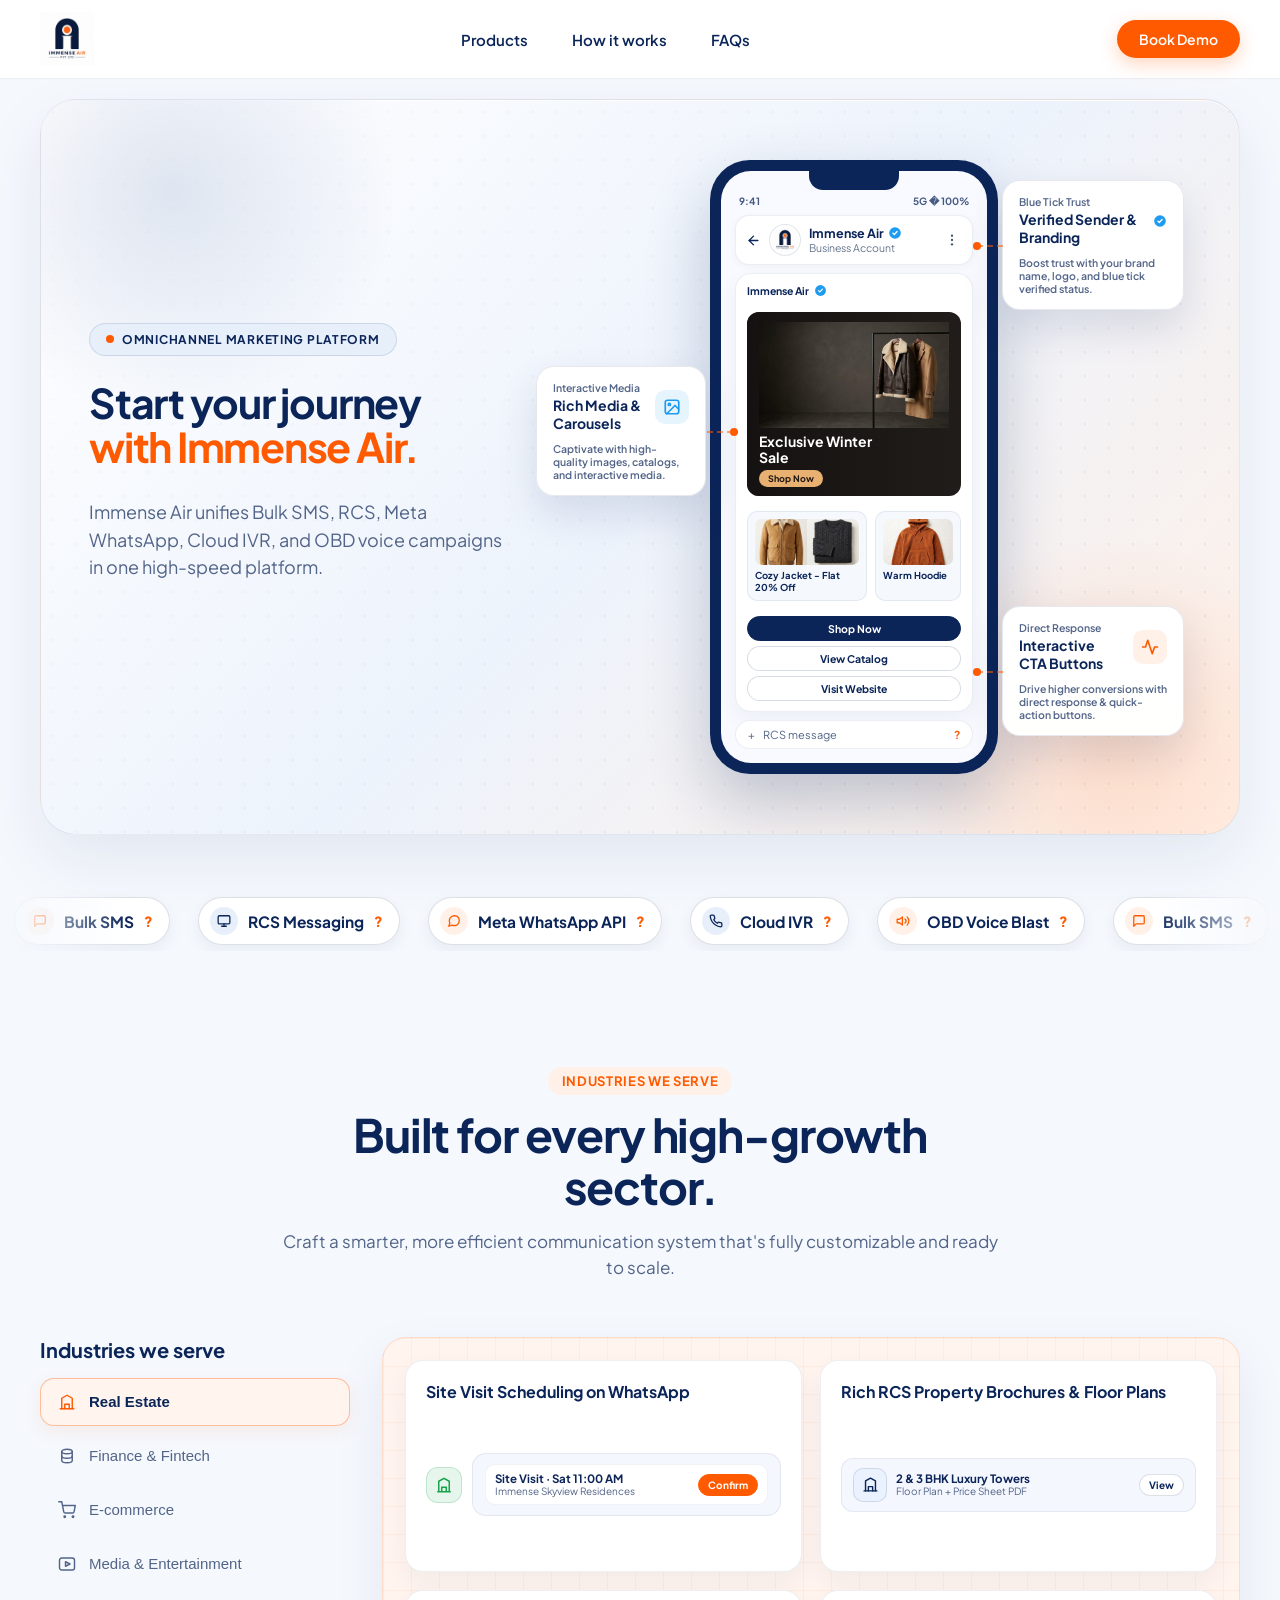
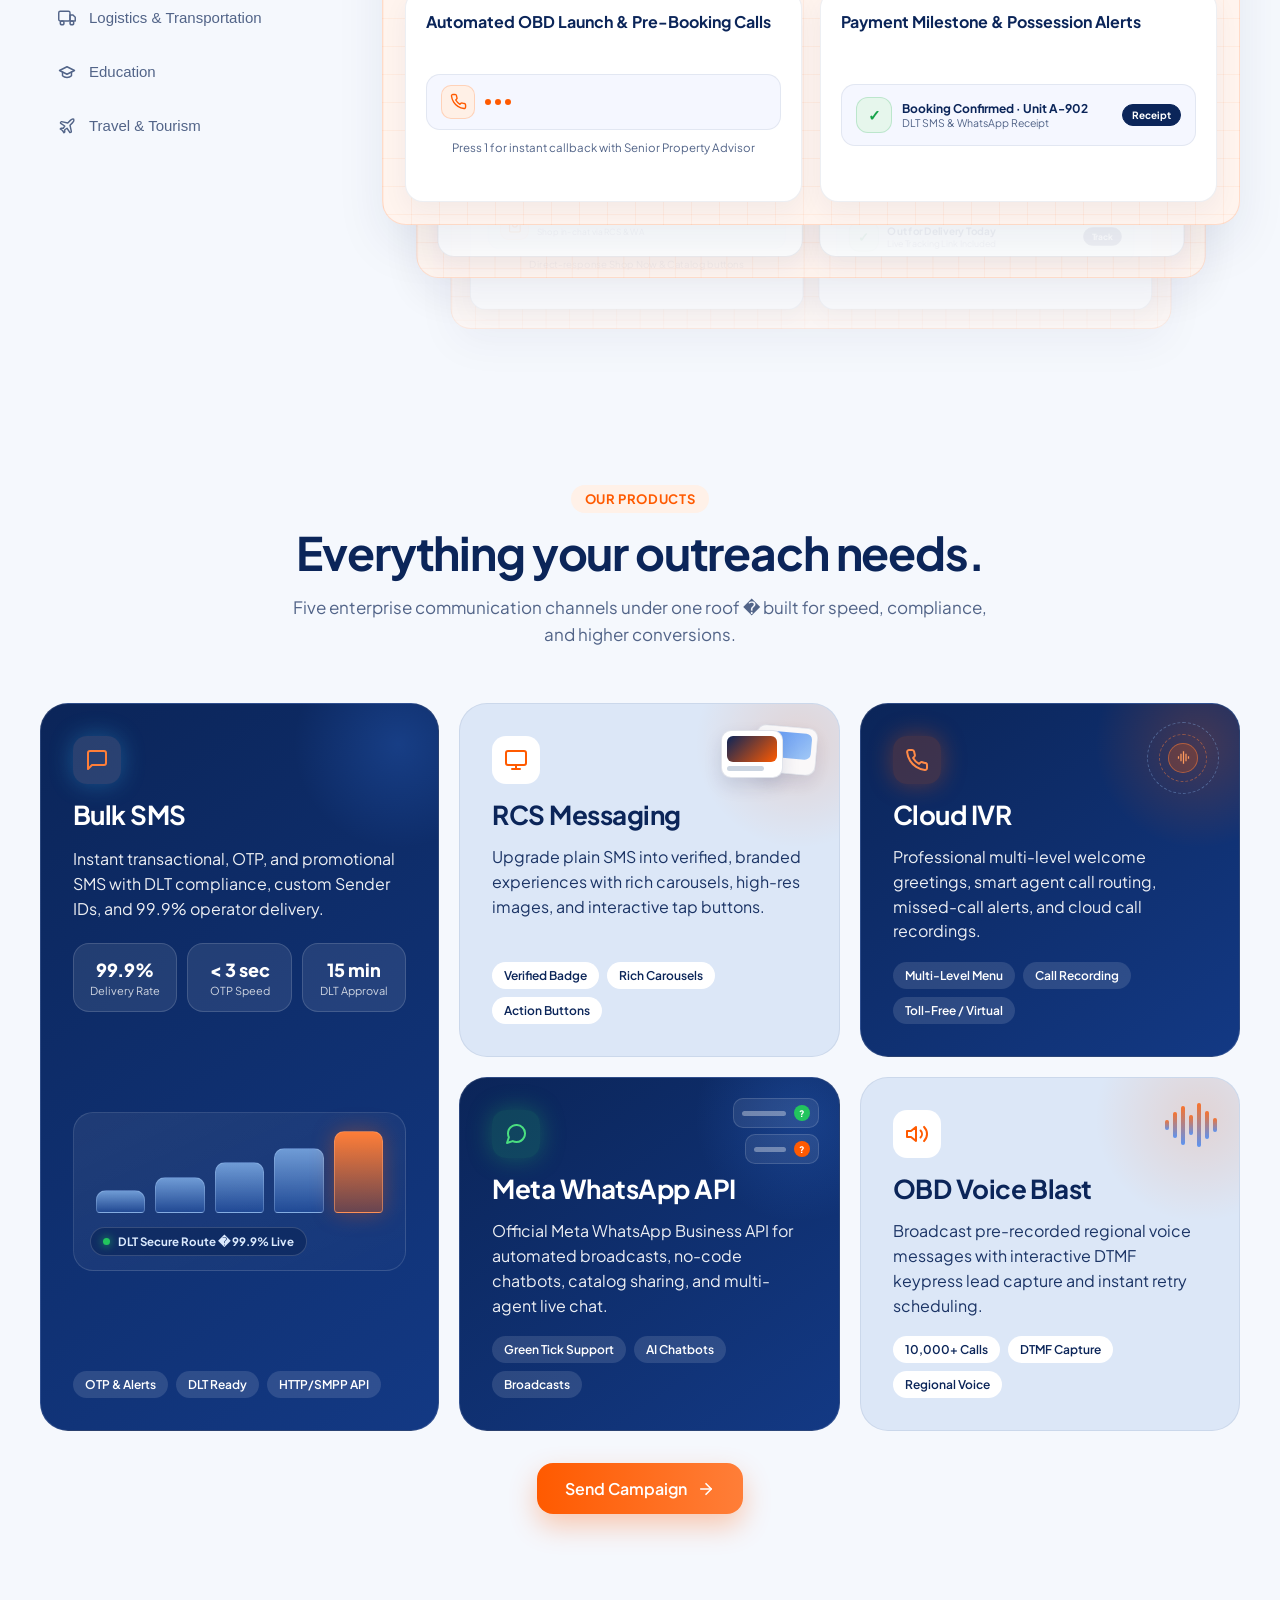
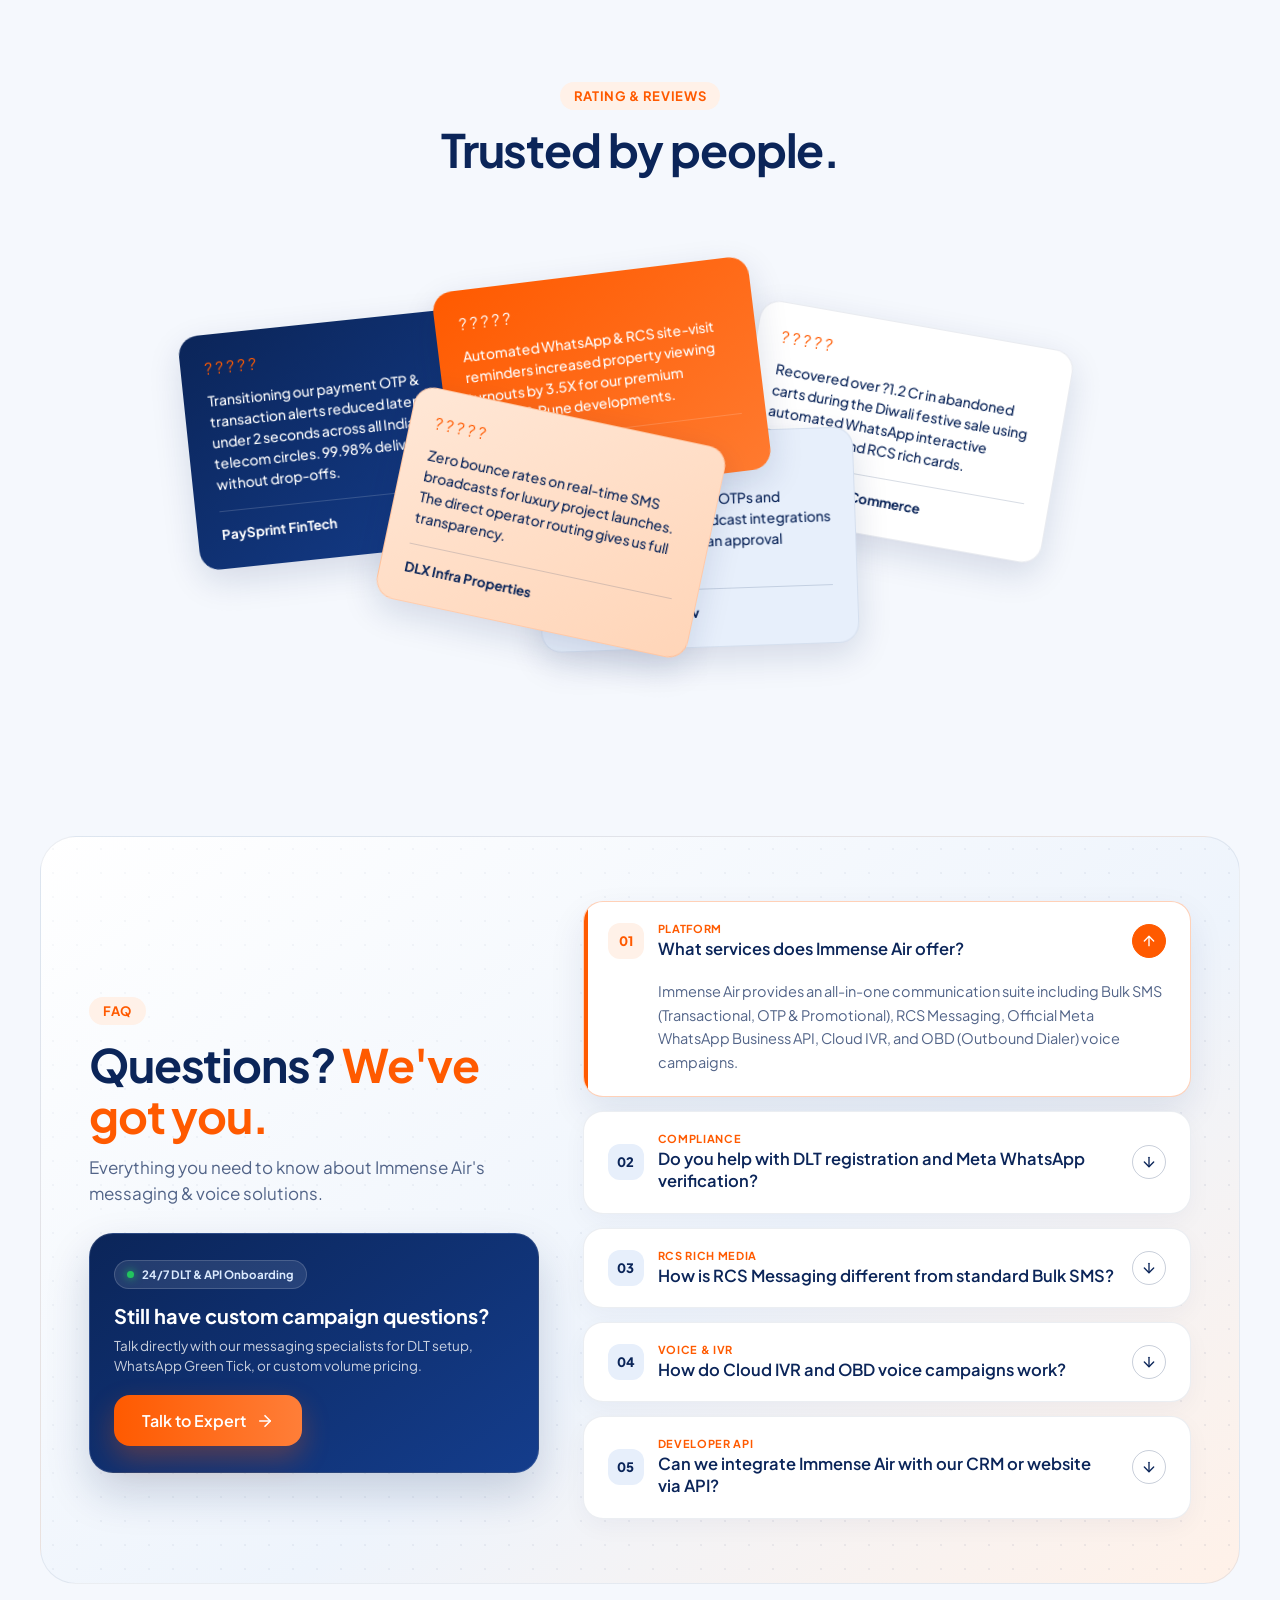
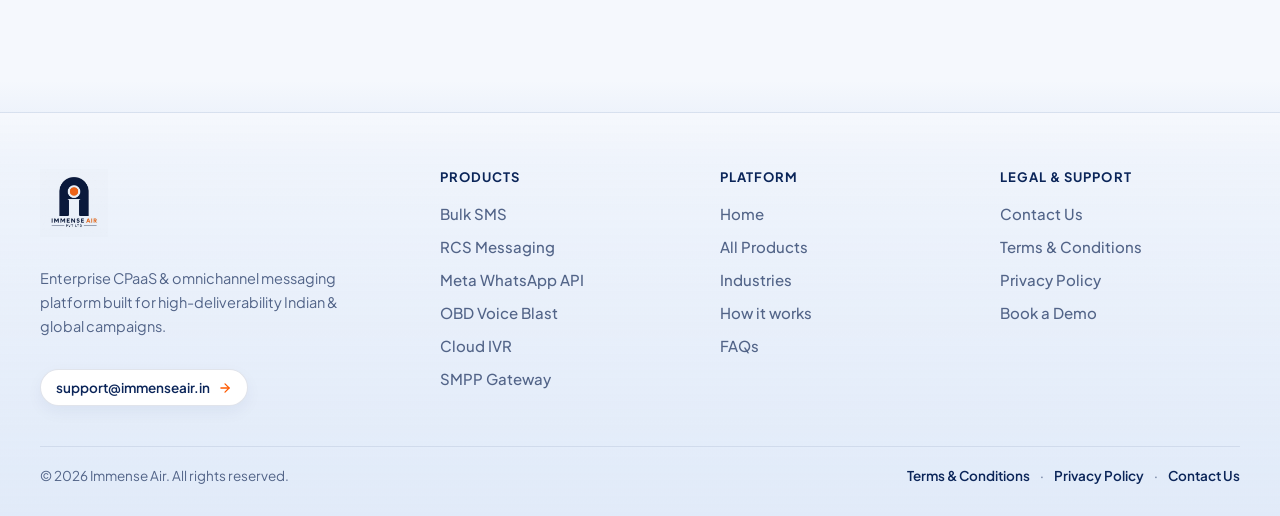
<file: index.html>
<!DOCTYPE html>
<html lang="en">
<head>
  <meta charset="UTF-8" />
  <meta name="viewport" content="width=device-width, initial-scale=1.0" />
  <title>Immense Air � Bulk SMS, RCS, Meta WhatsApp, IVR &amp; OBD Platform</title>
  <meta name="description" content="Immense Air powers enterprise Bulk SMS, RCS Messaging, Meta WhatsApp Business API, Cloud IVR, and OBD campaigns." />
  <link rel="icon" href="./assets/immense-air-logo.jpg" />
  <link rel="preconnect" href="https://fonts.googleapis.com" />
  <link rel="preconnect" href="https://fonts.gstatic.com" crossorigin />
  <link href="https://fonts.googleapis.com/css2?family=Google+Sans:ital,opsz,wght@0,17..18,400..700;1,17..18,400..700&family=Plus+Jakarta+Sans:wght@400;500;600;700;800&display=swap" rel="stylesheet" />
  <link rel="stylesheet" href="./styles.css" />
</head>
<body>
  <!-- Top Navigation -->
  <header class="site-header" id="siteHeader">
    <div class="header-inner">
      <a href="#top" class="brand-logo" aria-label="Immense Air Home">
        <img src="./assets/immense-air-logo.jpg" alt="Immense Air Logo" class="brand-logo-img" />
      </a>

      <nav class="desktop-nav" aria-label="Main Navigation">
        <a href="#products" class="nav-link">Products</a>
        <a href="#how-it-works" class="nav-link">How it works</a>
        <a href="#faqs" class="nav-link">FAQs</a>
      </nav>

      <div class="header-actions">
        <a href="#contact" class="nav-cta">Book Demo</a>
        <button class="hamburger-btn" id="hamburgerBtn" aria-label="Toggle Menu" aria-expanded="false">
          <svg width="24" height="24" viewBox="0 0 24 24" fill="none" stroke="currentColor" stroke-width="2" stroke-linecap="round">
            <circle cx="4" cy="6" r="1.2" fill="currentColor" stroke="none" />
            <line x1="8" y1="6" x2="21" y2="6" />
            <circle cx="4" cy="12" r="1.2" fill="currentColor" stroke="none" />
            <line x1="8" y1="12" x2="21" y2="12" />
            <circle cx="4" cy="18" r="1.2" fill="currentColor" stroke="none" />
            <line x1="8" y1="18" x2="21" y2="18" />
          </svg>
        </button>
      </div>
    </div>

    <!-- Mobile Dropdown Menu -->
    <div class="mobile-menu" id="mobileMenu" aria-hidden="true">
      <a href="#products" class="mobile-nav-link">Products</a>
      <a href="#how-it-works" class="mobile-nav-link">How it works</a>
      <a href="#faqs" class="mobile-nav-link">FAQs</a>
      <a href="#contact" class="mobile-nav-cta">Book Demo</a>
    </div>
  </header>

  <main id="top">
    <!-- Hero Section -->
    <section class="hero-section">
      <div class="container">
        <div class="hero-card" id="heroCard">
          <div class="hero-grid-pattern" aria-hidden="true"></div>
          <div class="hero-glow hero-glow--blue" aria-hidden="true"></div>
          <div class="hero-glow hero-glow--orange" aria-hidden="true"></div>

          <div class="hero-grid">
            <div class="hero-content">
              <div class="hero-badge">
                <span class="badge-dot" aria-hidden="true"></span>
                <span>OMNICHANNEL MARKETING PLATFORM</span>
              </div>

              <h1 class="hero-title" id="heroRotatingTitle">
                <span class="title-primary">Start your journey</span>
                <span class="title-accent">with Immense Air.</span>
              </h1>

              <p class="hero-subtitle">
                Immense Air unifies Bulk SMS, RCS, Meta WhatsApp, Cloud IVR, and OBD voice campaigns in one high-speed platform.
              </p>
            </div>

            <!-- Interactive Live Channel Preview Phone with Pop-Out Cards -->
            <div class="hero-visual">
              <div class="phone-channel-bar" role="tablist" aria-label="Channel Preview">
                <button type="button" class="phone-tab active" data-channel="rcs" role="tab" aria-selected="true">RCS</button>
                <button type="button" class="phone-tab" data-channel="whatsapp" role="tab" aria-selected="false">WhatsApp</button>
                <button type="button" class="phone-tab" data-channel="sms" role="tab" aria-selected="false">Bulk SMS</button>
                <button type="button" class="phone-tab" data-channel="voice" role="tab" aria-selected="false">OBD &amp; IVR</button>
              </div>
              <div class="phone-stage">
                <div class="popout-stack popout-stack--left" id="popoutLeft" data-channel="rcs">
                  <div class="popout-card">
                    <div class="popout-connector"></div>
                    <div class="popout-card-row">
                      <div>
                        <div class="popout-kicker">Interactive Media</div>
                        <div class="popout-title">Rich Media &amp; Carousels</div>
                      </div>
                      <span class="popout-icon-circle popout-icon-circle--blue">
                        <svg viewBox="0 0 24 24" fill="none" stroke="currentColor" stroke-width="2.2" stroke-linecap="round" stroke-linejoin="round"><rect x="3" y="3" width="18" height="18" rx="3"/><circle cx="8.5" cy="8.5" r="1.5"/><path d="m21 15-5-5L5 21"/></svg>
                      </span>
                    </div>
                    <div class="popout-kicker" style="margin-bottom:0">Captivate with high-quality images, catalogs, and interactive media.</div>
                  </div>
                </div>
                <div class="phone-mockup">
                  <div class="phone-notch"></div>
                  <div class="phone-screen">
                    <div class="phone-statusbar">
                      <span>9:41</span>
                      <span class="statusbar-icons">5G � 100%</span>
                    </div>

                    <!-- Verified Brand Header inside Phone -->
                    <div class="phone-chat-header" id="phoneChatHeader">
                      <div class="chat-brand-left">
                        <span class="chat-back" aria-hidden="true">
                          <svg viewBox="0 0 24 24" fill="none" stroke="currentColor" stroke-width="2.2" stroke-linecap="round" stroke-linejoin="round">
                            <line x1="19" y1="12" x2="5" y2="12" />
                            <polyline points="12 19 5 12 12 5" />
                          </svg>
                        </span>
                        <div class="chat-avatar">
                          <img src="./assets/immense-air-logo.jpg" alt="Immense Air" class="chat-avatar-img" />
                        </div>
                        <div class="chat-brand-meta">
                          <div class="chat-brand-name">
                            <span>Immense Air</span>
                            <svg class="blue-tick-svg" viewBox="0 0 24 24" aria-label="Verified">
                              <circle cx="12" cy="12" r="10" fill="#1D9BF0" />
                              <path d="M8.5 12.3l2.3 2.3 4.8-5.1" fill="none" stroke="#fff" stroke-width="2.2" stroke-linecap="round" stroke-linejoin="round" />
                            </svg>
                          </div>
                          <div class="chat-brand-sub">Business Account</div>
                        </div>
                      </div>
                      <span class="chat-more-dots" aria-hidden="true">
                        <svg viewBox="0 0 24 24" fill="currentColor">
                          <circle cx="12" cy="5.5" r="1.75" />
                          <circle cx="12" cy="12" r="1.75" />
                          <circle cx="12" cy="18.5" r="1.75" />
                        </svg>
                      </span>
                    </div>

                    <div class="phone-preview-body" id="phonePreviewBody">
                      <div class="preview-card">
                        <div class="rcs-mini-sender">
                          <span>Immense Air</span>
                          <svg class="blue-tick-svg" viewBox="0 0 24 24" aria-hidden="true">
                            <circle cx="12" cy="12" r="10" fill="#1D9BF0" />
                            <path d="M8.5 12.3l2.3 2.3 4.8-5.1" fill="none" stroke="#fff" stroke-width="2.2" stroke-linecap="round" stroke-linejoin="round" />
                          </svg>
                        </div>
                        <div class="preview-banner preview-banner--photo">
                          <img src="./assets/rcs-winter-banner.jpg" alt="Exclusive Winter Sale" class="preview-banner-img" />
                          <div class="banner-headline banner-headline--lg">Exclusive Winter Sale</div>
                          <span class="banner-shop-pill">Shop Now</span>
                        </div>
                        <div class="rcs-carousel">
                          <div class="rcs-prod-card">
                            <div class="rcs-prod-thumb">
                              <img src="./assets/rcs-cozy-jacket.jpg" alt="Cozy Jacket" />
                            </div>
                            <div class="rcs-prod-title">Cozy Jacket - Flat 20% Off</div>
                          </div>
                          <div class="rcs-prod-card">
                            <div class="rcs-prod-thumb">
                              <img src="./assets/rcs-warm-hoodie.jpg" alt="Warm Hoodie" />
                            </div>
                            <div class="rcs-prod-title">Warm Hoodie</div>
                          </div>
                        </div>
                        <div class="rcs-cta-stack">
                          <span class="rcs-cta-pill rcs-cta-pill--primary">Shop Now</span>
                          <span class="rcs-cta-pill">View Catalog</span>
                          <span class="rcs-cta-pill">Visit Website</span>
                        </div>
                      </div>
                    </div>

                    <div class="phone-input-bar" aria-hidden="true">
                      <span>+</span>
                      <span class="input-placeholder">RCS message</span>
                      <span class="input-send">?</span>
                    </div>
                  </div>
                </div>

                <!-- Pop-out Cards OUTSIDE the Phone (Right Column: Top & Bottom) -->
                <div class="popout-stack popout-stack--right" id="popoutStack" data-channel="rcs">
                  <div class="popout-card">
                    <div class="popout-connector"></div>
                    <div class="popout-card-row">
                      <div>
                        <div class="popout-kicker">Blue Tick Trust</div>
                        <div class="popout-title">Verified Sender &amp; Branding</div>
                      </div>
                      <svg class="blue-tick-svg" viewBox="0 0 24 24" aria-hidden="true">
                        <circle cx="12" cy="12" r="10" fill="#1D9BF0" />
                        <path d="M8.5 12.3l2.3 2.3 4.8-5.1" fill="none" stroke="#fff" stroke-width="2.3" stroke-linecap="round" stroke-linejoin="round" />
                      </svg>
                    </div>
                    <div class="popout-kicker" style="margin-bottom:0">Boost trust with your brand name, logo, and blue tick verified status.</div>
                  </div>

                  <div class="popout-card">
                    <div class="popout-connector"></div>
                    <div class="popout-card-row">
                      <div>
                        <div class="popout-kicker">Direct Response</div>
                        <div class="popout-title">Interactive CTA Buttons</div>
                      </div>
                      <span class="popout-icon-circle popout-icon-circle--orange">
                        <svg viewBox="0 0 24 24" fill="none" stroke="currentColor" stroke-width="2.2" stroke-linecap="round" stroke-linejoin="round"><polyline points="22 12 18 12 15 21 9 3 6 12 2 12"/></svg>
                      </span>
                    </div>
                    <div class="popout-kicker" style="margin-bottom:0">Drive higher conversions with direct response &amp; quick-action buttons.</div>
                  </div>
                </div>
              </div>
            </div>
          </div>
        </div>
      </div>
    </section>

    <!-- Channel Ticker Section -->
    <section class="ticker-section">
      <div class="ticker-wrapper">
        <div class="ticker-track">
          <div class="ticker-group">
            <div class="ticker-item">
              <a href="./sms.html" class="ticker-logo ticker-link">
                <span class="ticker-icon ticker-icon--orange" aria-hidden="true">
                  <svg viewBox="0 0 24 24" fill="none" stroke="currentColor" stroke-width="2.2" stroke-linecap="round" stroke-linejoin="round"><path d="M21 15a2 2 0 0 1-2 2H7l-4 4V5a2 2 0 0 1 2-2h14a2 2 0 0 1 2 2z"/></svg>
                </span>
                <span>Bulk SMS</span>
                <span class="ticker-arrow" aria-hidden="true">?</span>
              </a>
            </div>
            <div class="ticker-item">
              <a href="./rcs.html" class="ticker-logo ticker-link">
                <span class="ticker-icon ticker-icon--blue" aria-hidden="true">
                  <svg viewBox="0 0 24 24" fill="none" stroke="currentColor" stroke-width="2.2" stroke-linecap="round" stroke-linejoin="round"><rect x="2" y="3" width="20" height="14" rx="2"/><line x1="8" y1="21" x2="16" y2="21"/><line x1="12" y1="17" x2="12" y2="21"/></svg>
                </span>
                <span>RCS Messaging</span>
                <span class="ticker-arrow" aria-hidden="true">?</span>
              </a>
            </div>
            <div class="ticker-item">
              <a href="./whatsapp.html" class="ticker-logo ticker-link">
                <span class="ticker-icon ticker-icon--orange" aria-hidden="true">
                  <svg viewBox="0 0 24 24" fill="none" stroke="currentColor" stroke-width="2.2" stroke-linecap="round" stroke-linejoin="round"><path d="M21 11.5a8.38 8.38 0 0 1-.9 3.8 8.5 8.5 0 0 1-7.6 4.7 8.38 8.38 0 0 1-3.8-.9L3 21l1.9-5.7a8.38 8.38 0 0 1-.9-3.8 8.5 8.5 0 0 1 4.7-7.6 8.38 8.38 0 0 1 3.8-.9h.5a8.48 8.48 0 0 1 8 8v.5z"/></svg>
                </span>
                <span>Meta WhatsApp API</span>
                <span class="ticker-arrow" aria-hidden="true">?</span>
              </a>
            </div>
            <div class="ticker-item">
              <a href="./products.html?channel=ivr" class="ticker-logo ticker-link">
                <span class="ticker-icon ticker-icon--blue" aria-hidden="true">
                  <svg viewBox="0 0 24 24" fill="none" stroke="currentColor" stroke-width="2.2" stroke-linecap="round" stroke-linejoin="round"><path d="M22 16.92v3a2 2 0 0 1-2.18 2 19.79 19.79 0 0 1-8.63-3.07 19.5 19.5 0 0 1-6-6 19.79 19.79 0 0 1-3.07-8.67A2 2 0 0 1 4.11 2h3a2 2 0 0 1 2 1.72 12.84 12.84 0 0 0 .7 2.81 2 2 0 0 1-.45 2.11L8.09 9.91a16 16 0 0 0 6 6l1.27-1.27a2 2 0 0 1 2.11-.45 12.84 12.84 0 0 0 2.81.7A2 2 0 0 1 22 16.92z"/></svg>
                </span>
                <span>Cloud IVR</span>
                <span class="ticker-arrow" aria-hidden="true">?</span>
              </a>
            </div>
            <div class="ticker-item">
              <a href="./products.html?channel=obd" class="ticker-logo ticker-link">
                <span class="ticker-icon ticker-icon--orange" aria-hidden="true">
                  <svg viewBox="0 0 24 24" fill="none" stroke="currentColor" stroke-width="2.2" stroke-linecap="round" stroke-linejoin="round"><polygon points="11 5 6 9 2 9 2 15 6 15 11 19 11 5"/><path d="M15.54 8.46a5 5 0 0 1 0 7.07"/><path d="M19.07 4.93a10 10 0 0 1 0 14.14"/></svg>
                </span>
                <span>OBD Voice Blast</span>
                <span class="ticker-arrow" aria-hidden="true">?</span>
              </a>
            </div>
          </div>
          <!-- Duplicate for seamless loop -->
          <div class="ticker-group" aria-hidden="true">
            <div class="ticker-item">
              <a href="./sms.html" class="ticker-logo ticker-link" tabindex="-1">
                <span class="ticker-icon ticker-icon--orange" aria-hidden="true">
                  <svg viewBox="0 0 24 24" fill="none" stroke="currentColor" stroke-width="2.2" stroke-linecap="round" stroke-linejoin="round"><path d="M21 15a2 2 0 0 1-2 2H7l-4 4V5a2 2 0 0 1 2-2h14a2 2 0 0 1 2 2z"/></svg>
                </span>
                <span>Bulk SMS</span>
                <span class="ticker-arrow" aria-hidden="true">?</span>
              </a>
            </div>
            <div class="ticker-item">
              <a href="./rcs.html" class="ticker-logo ticker-link" tabindex="-1">
                <span class="ticker-icon ticker-icon--blue" aria-hidden="true">
                  <svg viewBox="0 0 24 24" fill="none" stroke="currentColor" stroke-width="2.2" stroke-linecap="round" stroke-linejoin="round"><rect x="2" y="3" width="20" height="14" rx="2"/><line x1="8" y1="21" x2="16" y2="21"/><line x1="12" y1="17" x2="12" y2="21"/></svg>
                </span>
                <span>RCS Messaging</span>
                <span class="ticker-arrow" aria-hidden="true">?</span>
              </a>
            </div>
            <div class="ticker-item">
              <a href="./whatsapp.html" class="ticker-logo ticker-link" tabindex="-1">
                <span class="ticker-icon ticker-icon--orange" aria-hidden="true">
                  <svg viewBox="0 0 24 24" fill="none" stroke="currentColor" stroke-width="2.2" stroke-linecap="round" stroke-linejoin="round"><path d="M21 11.5a8.38 8.38 0 0 1-.9 3.8 8.5 8.5 0 0 1-7.6 4.7 8.38 8.38 0 0 1-3.8-.9L3 21l1.9-5.7a8.38 8.38 0 0 1-.9-3.8 8.5 8.5 0 0 1 4.7-7.6 8.38 8.38 0 0 1 3.8-.9h.5a8.48 8.48 0 0 1 8 8v.5z"/></svg>
                </span>
                <span>Meta WhatsApp API</span>
                <span class="ticker-arrow" aria-hidden="true">?</span>
              </a>
            </div>
            <div class="ticker-item">
              <a href="./products.html?channel=ivr" class="ticker-logo ticker-link" tabindex="-1">
                <span class="ticker-icon ticker-icon--blue" aria-hidden="true">
                  <svg viewBox="0 0 24 24" fill="none" stroke="currentColor" stroke-width="2.2" stroke-linecap="round" stroke-linejoin="round"><path d="M22 16.92v3a2 2 0 0 1-2.18 2 19.79 19.79 0 0 1-8.63-3.07 19.5 19.5 0 0 1-6-6 19.79 19.79 0 0 1-3.07-8.67A2 2 0 0 1 4.11 2h3a2 2 0 0 1 2 1.72 12.84 12.84 0 0 0 .7 2.81 2 2 0 0 1-.45 2.11L8.09 9.91a16 16 0 0 0 6 6l1.27-1.27a2 2 0 0 1 2.11-.45 12.84 12.84 0 0 0 2.81.7A2 2 0 0 1 22 16.92z"/></svg>
                </span>
                <span>Cloud IVR</span>
                <span class="ticker-arrow" aria-hidden="true">?</span>
              </a>
            </div>
            <div class="ticker-item">
              <a href="./products.html?channel=obd" class="ticker-logo ticker-link" tabindex="-1">
                <span class="ticker-icon ticker-icon--orange" aria-hidden="true">
                  <svg viewBox="0 0 24 24" fill="none" stroke="currentColor" stroke-width="2.2" stroke-linecap="round" stroke-linejoin="round"><polygon points="11 5 6 9 2 9 2 15 6 15 11 19 11 5"/><path d="M15.54 8.46a5 5 0 0 1 0 7.07"/><path d="M19.07 4.93a10 10 0 0 1 0 14.14"/></svg>
                </span>
                <span>OBD Voice Blast</span>
                <span class="ticker-arrow" aria-hidden="true">?</span>
              </a>
            </div>
          </div>
        </div>
      </div>
    </section>

    <!-- How It Works Section -->
    <section class="industries-section" id="how-it-works">
      <div class="container">
        <div class="section-header-center">
          <div class="section-tag">Industries we serve</div>
          <h2 class="section-title">Built for every high-growth sector.</h2>
          <p class="section-subtitle">
            Craft a smarter, more efficient communication system that&#39;s fully customizable and ready to scale.
          </p>
        </div>

        <div class="industries-grid">
          <aside class="industries-sidebar">
            <h3 class="industries-sidebar-title">Industries we serve</h3>
            <div class="industries-mobile-select-wrap">
              <div class="ind-dropdown" id="industriesMobileDropdown">
                <button type="button" class="ind-dropdown-trigger" id="indDropdownTrigger" aria-expanded="false" aria-haspopup="listbox">
                  <span class="ind-dropdown-left">
                    <span class="industry-icon" id="indTriggerIcon">
                      <svg viewBox="0 0 24 24" fill="none" stroke="currentColor" stroke-width="1.9" stroke-linecap="round" stroke-linejoin="round"><ellipse cx="12" cy="6" rx="7" ry="3"/><path d="M5 6v6c0 1.66 3.13 3 7 3s7-1.34 7-3V6"/><path d="M5 12v6c0 1.66 3.13 3 7 3s7-1.34 7-3v-6"/></svg>
                    </span>
                    <span id="indTriggerLabel">Real Estate</span>
                  </span>
                  <svg class="ind-dropdown-chevron" viewBox="0 0 24 24" fill="none" stroke="currentColor" stroke-width="2.2" stroke-linecap="round" stroke-linejoin="round"><polyline points="6 9 12 15 18 9"/></svg>
                </button>
                <div class="ind-dropdown-menu" id="indDropdownMenu" role="listbox"></div>
              </div>
            </div>
            <div class="industries-tabs" role="tablist" aria-label="Industries we serve">
              <button type="button" class="industry-tab active" data-industry="realestate" role="tab" aria-selected="true">
                <span class="industry-icon"><svg viewBox="0 0 24 24" fill="none" stroke="currentColor" stroke-width="1.9" stroke-linecap="round" stroke-linejoin="round"><path d="M3 21h18"/><path d="M5 21V7l7-4 7 4v14"/><path d="M9 21v-6h6v6"/></svg></span>
                <span>Real Estate</span>
              </button>
              <button type="button" class="industry-tab" data-industry="banking" role="tab" aria-selected="false">
                <span class="industry-icon"><svg viewBox="0 0 24 24" fill="none" stroke="currentColor" stroke-width="1.9" stroke-linecap="round" stroke-linejoin="round"><ellipse cx="12" cy="6" rx="7" ry="3"/><path d="M5 6v6c0 1.66 3.13 3 7 3s7-1.34 7-3V6"/><path d="M5 12v6c0 1.66 3.13 3 7 3s7-1.34 7-3v-6"/></svg></span>
                <span>Finance &amp; Fintech</span>
              </button>
              <button type="button" class="industry-tab" data-industry="ecommerce" role="tab" aria-selected="false">
                <span class="industry-icon"><svg viewBox="0 0 24 24" fill="none" stroke="currentColor" stroke-width="1.9" stroke-linecap="round" stroke-linejoin="round"><circle cx="9" cy="21" r="1"/><circle cx="20" cy="21" r="1"/><path d="M1 1h4l2.68 13.39a2 2 0 0 0 2 1.61h9.72a2 2 0 0 0 2-1.61L23 6H6"/></svg></span>
                <span>E-commerce</span>
              </button>
              <button type="button" class="industry-tab" data-industry="media" role="tab" aria-selected="false">
                <span class="industry-icon"><svg viewBox="0 0 24 24" fill="none" stroke="currentColor" stroke-width="1.9" stroke-linecap="round" stroke-linejoin="round"><rect x="2" y="4" width="20" height="16" rx="3"/><polygon points="10 9 16 12 10 15 10 9"/></svg></span>
                <span>Media &amp; Entertainment</span>
              </button>
              <button type="button" class="industry-tab" data-industry="logistics" role="tab" aria-selected="false">
                <span class="industry-icon"><svg viewBox="0 0 24 24" fill="none" stroke="currentColor" stroke-width="1.9" stroke-linecap="round" stroke-linejoin="round"><rect x="1" y="3" width="15" height="13" rx="2"/><polygon points="16 8 20 8 23 11 23 16 16 16 16 8"/><circle cx="5.5" cy="18.5" r="2.5"/><circle cx="18.5" cy="18.5" r="2.5"/></svg></span>
                <span>Logistics &amp; Transportation</span>
              </button>
              <button type="button" class="industry-tab" data-industry="education" role="tab" aria-selected="false">
                <span class="industry-icon"><svg viewBox="0 0 24 24" fill="none" stroke="currentColor" stroke-width="1.9" stroke-linecap="round" stroke-linejoin="round"><path d="M22 10L12 5 2 10l10 5 10-5z"/><path d="M6 12v5c3 3 9 3 12 0v-5"/></svg></span>
                <span>Education</span>
              </button>
              <button type="button" class="industry-tab" data-industry="travel" role="tab" aria-selected="false">
                <span class="industry-icon"><svg viewBox="0 0 24 24" fill="none" stroke="currentColor" stroke-width="1.9" stroke-linecap="round" stroke-linejoin="round"><path d="M17.8 19.2L16 11l3.5-3.5C21 6 21.5 4 21 3c-1-.5-3 0-4.5 1.5L13 8 4.8 6.2c-.5-.1-.9.1-1.1.5l-.3.5c-.2.5-.1 1 .3 1.3L9 12l-2 3H4l-1 1 3 2 2 3 1-1v-3l3-2 3.5 5.3c.3.4.8.5 1.3.3l.5-.2c.4-.3.6-.7.5-1.2z"/></svg></span>
                <span>Travel &amp; Tourism</span>
              </button>
            </div>
          </aside>

          <div class="industries-stage" id="industriesStage" aria-live="polite">
            <div class="industries-cards-grid" id="industriesCardsGrid"></div>
          </div>
        </div>
      </div>
    </section>

    <!-- Products / Features Section -->
    <section class="features-section" id="products">
      <div class="container">
        <div class="section-header-center">
          <div class="section-tag">Our Products</div>
          <h2 class="section-title">Everything your outreach needs.</h2>
          <p class="section-subtitle">
            Five enterprise communication channels under one roof � built for speed, compliance, and higher conversions.
          </p>
        </div>

        <div class="features-grid">
          <!-- Product 1: Bulk SMS (Tall Left Bento Card) -->
          <a href="./sms.html" class="feature-card feature-card--dark feature-card--sms">
            <div>
              <div class="feature-top">
                <div class="feature-icon feature-icon--glow-blue">
                  <svg viewBox="0 0 24 24" fill="none" stroke="currentColor" stroke-width="2" stroke-linecap="round" stroke-linejoin="round">
                    <path d="M21 15a2 2 0 0 1-2 2H7l-4 4V5a2 2 0 0 1 2-2h14a2 2 0 0 1 2 2z" />
                  </svg>
                </div>
                <h3>Bulk SMS</h3>
              </div>
              <p class="feature-desc" style="margin-top: 16px;">
                Instant transactional, OTP, and promotional SMS with DLT compliance, custom Sender IDs, and 99.9% operator delivery.
              </p>
              <div class="feature-sms-metrics">
                <div class="sms-metric-box"><strong>99.9%</strong><span>Delivery Rate</span></div>
                <div class="sms-metric-box"><strong>&lt; 3 sec</strong><span>OTP Speed</span></div>
                <div class="sms-metric-box"><strong>15 min</strong><span>DLT Approval</span></div>
              </div>
            </div>

            <div class="bento-sms-visual" aria-hidden="true">
              <div class="bento-bars">
                <span style="height: 28%"></span>
                <span style="height: 44%"></span>
                <span style="height: 62%"></span>
                <span style="height: 80%"></span>
                <span class="is-peak" style="height: 100%"></span>
              </div>
              <div class="bento-secure-chip">
                <span class="bento-secure-dot"></span>
                <span>DLT Secure Route � 99.9% Live</span>
              </div>
            </div>

            <div class="feature-tags">
              <span>OTP &amp; Alerts</span>
              <span>DLT Ready</span>
              <span>HTTP/SMPP API</span>
            </div>
          </a>

          <!-- Product 2: RCS Messaging (Middle Top) -->
          <a href="./rcs.html" class="feature-card feature-card--light feature-card--rcs">
            <div class="bento-rcs-mini" aria-hidden="true">
              <div class="bento-rcs-slide bento-rcs-slide--front">
                <span class="bento-rcs-thumb"></span>
                <span class="bento-rcs-line"></span>
              </div>
              <div class="bento-rcs-slide bento-rcs-slide--back">
                <span class="bento-rcs-thumb bento-rcs-thumb--alt"></span>
              </div>
            </div>
            <div>
              <div class="feature-top">
                <div class="feature-icon">
                  <svg viewBox="0 0 24 24" fill="none" stroke="currentColor" stroke-width="2" stroke-linecap="round" stroke-linejoin="round">
                    <rect x="2" y="3" width="20" height="14" rx="2" ry="2" />
                    <line x1="8" y1="21" x2="16" y2="21" />
                    <line x1="12" y1="17" x2="12" y2="21" />
                  </svg>
                </div>
                <h3>RCS Messaging</h3>
              </div>
              <p class="feature-desc" style="margin-top: 14px;">
                Upgrade plain SMS into verified, branded experiences with rich carousels, high-res images, and interactive tap buttons.
              </p>
            </div>
            <div class="feature-tags feature-tags--light">
              <span>Verified Badge</span>
              <span>Rich Carousels</span>
              <span>Action Buttons</span>
            </div>
          </a>

          <!-- Product 3: Meta WhatsApp API (Middle Bottom) -->
          <a href="./whatsapp.html" class="feature-card feature-card--dark feature-card--wa">
            <div class="bento-wa-bubbles" aria-hidden="true">
              <div class="bento-wa-msg"><span></span><i class="is-green">?</i></div>
              <div class="bento-wa-msg bento-wa-msg--alt"><span></span><i class="is-orange">?</i></div>
            </div>
            <div>
              <div class="feature-top">
                <div class="feature-icon feature-icon--glow-green">
                  <svg viewBox="0 0 24 24" fill="none" stroke="currentColor" stroke-width="2" stroke-linecap="round" stroke-linejoin="round">
                    <path d="M21 11.5a8.38 8.38 0 0 1-.9 3.8 8.5 8.5 0 0 1-7.6 4.7 8.38 8.38 0 0 1-3.8-.9L3 21l1.9-5.7a8.38 8.38 0 0 1-.9-3.8 8.5 8.5 0 0 1 4.7-7.6 8.38 8.38 0 0 1 3.8-.9h.5a8.48 8.48 0 0 1 8 8v.5z" />
                  </svg>
                </div>
                <h3>Meta WhatsApp API</h3>
              </div>
              <p class="feature-desc" style="margin-top: 14px;">
                Official Meta WhatsApp Business API for automated broadcasts, no-code chatbots, catalog sharing, and multi-agent live chat.
              </p>
            </div>
            <div class="feature-tags">
              <span>Green Tick Support</span>
              <span>AI Chatbots</span>
              <span>Broadcasts</span>
            </div>
          </a>

          <!-- Product 4: Cloud IVR (Right Top) -->
          <a href="./products.html?channel=ivr" class="feature-card feature-card--dark feature-card--ivr">
            <div class="bento-ivr-radar" aria-hidden="true">
              <span class="ivr-ring ivr-ring--1"></span>
              <span class="ivr-ring ivr-ring--2"></span>
              <span class="ivr-core">
                <svg viewBox="0 0 24 24" fill="none" stroke="currentColor" stroke-width="2"><path d="M12 2v20M8 6v12M16 6v12M4 10v4M20 10v4"/></svg>
              </span>
            </div>
            <div>
              <div class="feature-top">
                <div class="feature-icon feature-icon--glow-orange">
                  <svg viewBox="0 0 24 24" fill="none" stroke="currentColor" stroke-width="2" stroke-linecap="round" stroke-linejoin="round">
                    <path d="M22 16.92v3a2 2 0 0 1-2.18 2 19.79 19.79 0 0 1-8.63-3.07 19.5 19.5 0 0 1-6-6 19.79 19.79 0 0 1-3.07-8.67A2 2 0 0 1 4.11 2h3a2 2 0 0 1 2 1.72 12.84 12.84 0 0 0 .7 2.81 2 2 0 0 1-.45 2.11L8.09 9.91a16 16 0 0 0 6 6l1.27-1.27a2 2 0 0 1 2.11-.45 12.84 12.84 0 0 0 2.81.7A2 2 0 0 1 22 16.92z" />
                  </svg>
                </div>
                <h3>Cloud IVR</h3>
              </div>
              <p class="feature-desc" style="margin-top: 14px;">
                Professional multi-level welcome greetings, smart agent call routing, missed-call alerts, and cloud call recordings.
              </p>
            </div>
            <div class="feature-tags">
              <span>Multi-Level Menu</span>
              <span>Call Recording</span>
              <span>Toll-Free / Virtual</span>
            </div>
          </a>

          <!-- Product 5: OBD Outbound Dialer (Right Bottom) -->
          <a href="./products.html?channel=obd" class="feature-card feature-card--light feature-card--obd">
            <div class="bento-obd-wave" aria-hidden="true">
              <span style="height: 22%"></span>
              <span style="height: 55%"></span>
              <span style="height: 85%"></span>
              <span style="height: 45%"></span>
              <span style="height: 95%"></span>
              <span style="height: 60%"></span>
              <span style="height: 30%"></span>
            </div>
            <div>
              <div class="feature-top">
                <div class="feature-icon feature-icon--orange">
                  <svg viewBox="0 0 24 24" fill="none" stroke="currentColor" stroke-width="2" stroke-linecap="round" stroke-linejoin="round">
                    <polygon points="11 5 6 9 2 9 2 15 6 15 11 19 11 5" />
                    <path d="M15.54 8.46a5 5 0 0 1 0 7.07" />
                    <path d="M19.07 4.93a10 10 0 0 1 0 14.14" />
                  </svg>
                </div>
                <h3>OBD Voice Blast</h3>
              </div>
              <p class="feature-desc" style="margin-top: 14px;">
                Broadcast pre-recorded regional voice messages with interactive DTMF keypress lead capture and instant retry scheduling.
              </p>
            </div>
            <div class="feature-tags feature-tags--light">
              <span>10,000+ Calls</span>
              <span>DTMF Capture</span>
              <span>Regional Voice</span>
            </div>
          </a>
        </div>

        <div class="features-cta-row">
          <a href="#contact" class="btn-primary-orange">
            <span>Send Campaign</span>
            <svg viewBox="0 0 24 24" fill="none" stroke="currentColor" stroke-width="2.2" stroke-linecap="round" stroke-linejoin="round">
              <line x1="5" y1="12" x2="19" y2="12" />
              <polyline points="12 5 19 12 12 19" />
            </svg>
          </a>
        </div>
      </div>
    </section>

    <!-- Testimonials Section (Connect India Scattered Deck Style) -->
    <section class="testimonials-section" id="testimonials">
      <div class="container">
        <div class="section-header-center">
          <div class="section-tag">Rating &amp; Reviews</div>
          <h2 class="section-title">Trusted by people.</h2>
        </div>

        <div class="reviews-deck" id="reviewsDeck">
          <!-- Card 1: Deep Navy -->
          <article class="review-deck-card review-deck-card--navy" data-pos="1" tabindex="0">
            <div class="review-stars review-stars--orange" aria-label="5 out of 5 stars">?????</div>
            <p class="review-deck-quote">
              Transitioning our payment OTP &amp; transaction alerts reduced latency to under 2 seconds across all Indian telecom circles. 99.98% delivery rate without drop-offs.
            </p>
            <div class="review-deck-divider"></div>
            <div class="review-deck-author">PaySprint FinTech</div>
          </article>

          <!-- Card 2: Vibrant Orange -->
          <article class="review-deck-card review-deck-card--orange" data-pos="2" tabindex="0">
            <div class="review-stars review-stars--white" aria-label="5 out of 5 stars">?????</div>
            <p class="review-deck-quote">
              Automated WhatsApp &amp; RCS site-visit reminders increased property viewing turnouts by 3.5X for our premium Mumbai &amp; Pune developments.
            </p>
            <div class="review-deck-divider"></div>
            <div class="review-deck-author">Aura Realty Group</div>
          </article>

          <!-- Card 3: Pure White -->
          <article class="review-deck-card review-deck-card--white" data-pos="3" tabindex="0">
            <div class="review-stars review-stars--orange" aria-label="5 out of 5 stars">?????</div>
            <p class="review-deck-quote">
              Recovered over ?1.2 Cr in abandoned carts during the Diwali festive sale using automated WhatsApp interactive catalogues and RCS rich cards.
            </p>
            <div class="review-deck-divider"></div>
            <div class="review-deck-author">UrbanTrend E-Commerce</div>
          </article>

          <!-- Card 4: Ice Blue -->
          <article class="review-deck-card review-deck-card--ice" data-pos="4" tabindex="0">
            <div class="review-stars review-stars--orange" aria-label="5 out of 5 stars">?????</div>
            <p class="review-deck-quote">
              Instant KYC verification OTPs and automated voice broadcast integrations cut down our digital loan approval turnaround by 60%.
            </p>
            <div class="review-deck-divider"></div>
            <div class="review-deck-author">BharatCredit Finserv</div>
          </article>

          <!-- Card 5: Zion Soft Peach -->
          <article class="review-deck-card review-deck-card--peach" data-pos="5" tabindex="0">
            <div class="review-stars review-stars--orange" aria-label="5 out of 5 stars">?????</div>
            <p class="review-deck-quote">
              Zero bounce rates on real-time SMS broadcasts for luxury project launches. The direct operator routing gives us full transparency.
            </p>
            <div class="review-deck-divider"></div>
            <div class="review-deck-author">DLX Infra Properties</div>
          </article>
        </div>
      </div>
    </section>

    <!-- FAQ Section (Split-Stage Interactive Q&A Console) -->
    <section class="faq-section" id="faqs">
      <div class="container">
        <div class="faq-card-wrapper">
          <div class="hero-grid-pattern" aria-hidden="true"></div>
          <div class="faq-split-grid">
            <div class="faq-left-col">
              <div class="section-tag">FAQ</div>
              <h2 class="section-title faq-left-title">
                Questions? <span class="title-accent">We&#39;ve got you.</span>
              </h2>
              <p class="section-subtitle faq-left-sub">
                Everything you need to know about Immense Air&#39;s messaging &amp; voice solutions.
              </p>

              <div class="faq-support-card">
                <div class="faq-support-pill">
                  <span class="bento-secure-dot" aria-hidden="true"></span>
                  <span>24/7 DLT &amp; API Onboarding</span>
                </div>
                <h3>Still have custom campaign questions?</h3>
                <p>Talk directly with our messaging specialists for DLT setup, WhatsApp Green Tick, or custom volume pricing.</p>
                <a href="#contact" class="btn-primary-orange">
                  <span>Talk to Expert</span>
                  <svg viewBox="0 0 24 24" fill="none" stroke="currentColor" stroke-width="2.2" stroke-linecap="round" stroke-linejoin="round">
                    <line x1="5" y1="12" x2="19" y2="12" />
                    <polyline points="12 5 19 12 12 19" />
                  </svg>
                </a>
              </div>
            </div>

            <div class="faq-list">
              <div class="faq-item is-open">
                <button class="faq-trigger" aria-expanded="true">
                  <span class="faq-q-left">
                    <span class="faq-num">01</span>
                    <span class="faq-q-text">
                      <span class="faq-q-cat">Platform</span>
                      <span class="faq-q-title">What services does Immense Air offer?</span>
                    </span>
                  </span>
                  <span class="faq-icon">
                    <svg viewBox="0 0 24 24" fill="none" stroke="currentColor" stroke-width="2" stroke-linecap="round" stroke-linejoin="round">
                      <line x1="12" y1="5" x2="12" y2="19" />
                      <polyline points="19 12 12 19 5 12" />
                    </svg>
                  </span>
                </button>
                <div class="faq-panel" style="max-height: 220px;">
                  <div class="faq-answer">
                    Immense Air provides an all-in-one communication suite including Bulk SMS (Transactional, OTP &amp; Promotional), RCS Messaging, Official Meta WhatsApp Business API, Cloud IVR, and OBD (Outbound Dialer) voice campaigns.
                  </div>
                </div>
              </div>

              <div class="faq-item">
                <button class="faq-trigger" aria-expanded="false">
                  <span class="faq-q-left">
                    <span class="faq-num">02</span>
                    <span class="faq-q-text">
                      <span class="faq-q-cat">Compliance</span>
                      <span class="faq-q-title">Do you help with DLT registration and Meta WhatsApp verification?</span>
                    </span>
                  </span>
                  <span class="faq-icon">
                    <svg viewBox="0 0 24 24" fill="none" stroke="currentColor" stroke-width="2" stroke-linecap="round" stroke-linejoin="round">
                      <line x1="12" y1="5" x2="12" y2="19" />
                      <polyline points="19 12 12 19 5 12" />
                    </svg>
                  </span>
                </button>
                <div class="faq-panel">
                  <div class="faq-answer">
                    Yes! Our onboarding team handles end-to-end DLT entity/header/template approvals for Bulk SMS as well as Meta Business Manager and WhatsApp API verification.
                  </div>
                </div>
              </div>

              <div class="faq-item">
                <button class="faq-trigger" aria-expanded="false">
                  <span class="faq-q-left">
                    <span class="faq-num">03</span>
                    <span class="faq-q-text">
                      <span class="faq-q-cat">RCS Rich Media</span>
                      <span class="faq-q-title">How is RCS Messaging different from standard Bulk SMS?</span>
                    </span>
                  </span>
                  <span class="faq-icon">
                    <svg viewBox="0 0 24 24" fill="none" stroke="currentColor" stroke-width="2" stroke-linecap="round" stroke-linejoin="round">
                      <line x1="12" y1="5" x2="12" y2="19" />
                      <polyline points="19 12 12 19 5 12" />
                    </svg>
                  </span>
                </button>
                <div class="faq-panel">
                  <div class="faq-answer">
                    RCS delivers verified brand logos, rich images, interactive carousels, and tap-to-act buttons directly inside native Android Messages � with automatic SMS fallback if a device is offline.
                  </div>
                </div>
              </div>

              <div class="faq-item">
                <button class="faq-trigger" aria-expanded="false">
                  <span class="faq-q-left">
                    <span class="faq-num">04</span>
                    <span class="faq-q-text">
                      <span class="faq-q-cat">Voice &amp; IVR</span>
                      <span class="faq-q-title">How do Cloud IVR and OBD voice campaigns work?</span>
                    </span>
                  </span>
                  <span class="faq-icon">
                    <svg viewBox="0 0 24 24" fill="none" stroke="currentColor" stroke-width="2" stroke-linecap="round" stroke-linejoin="round">
                      <line x1="12" y1="5" x2="12" y2="19" />
                      <polyline points="19 12 12 19 5 12" />
                    </svg>
                  </span>
                </button>
                <div class="faq-panel">
                  <div class="faq-answer">
                    Cloud IVR routes incoming customer calls through customizable keypad menus to your team, while OBD automatically dials thousands of numbers to play pre-recorded voice messages and capture DTMF responses.
                  </div>
                </div>
              </div>

              <div class="faq-item">
                <button class="faq-trigger" aria-expanded="false">
                  <span class="faq-q-left">
                    <span class="faq-num">05</span>
                    <span class="faq-q-text">
                      <span class="faq-q-cat">Developer API</span>
                      <span class="faq-q-title">Can we integrate Immense Air with our CRM or website via API?</span>
                    </span>
                  </span>
                  <span class="faq-icon">
                    <svg viewBox="0 0 24 24" fill="none" stroke="currentColor" stroke-width="2" stroke-linecap="round" stroke-linejoin="round">
                      <line x1="12" y1="5" x2="12" y2="19" />
                      <polyline points="19 12 12 19 5 12" />
                    </svg>
                  </span>
                </button>
                <div class="faq-panel">
                  <div class="faq-answer">
                    Yes. We provide developer-friendly REST APIs, webhooks, and SMPP connectivity so you can trigger OTPs, WhatsApp alerts, RCS messages, or OBD calls directly from your CRM or backend.
                  </div>
                </div>
              </div>
            </div>
          </div>
        </div>
      </div>
    </section>

    <!-- Footer Band -->
    <div class="bottom-band" id="contact">
      <!-- Footer -->
      <footer class="site-footer">
        <div class="container">
          <div class="footer-grid">
            <div class="footer-brand-col">
              <a href="#top" class="footer-brand-link" aria-label="Immense Air Home">
                <img src="./assets/immense-air-logo.jpg" alt="Immense Air" class="footer-logo-img" />
              </a>
              <p class="footer-brand-desc">
                Enterprise CPaaS &amp; omnichannel messaging platform built for high-deliverability Indian &amp; global campaigns.
              </p>
              <a href="./contact.html" class="footer-contact-pill">
                <span>support@immenseair.in</span>
                <svg viewBox="0 0 24 24" fill="none" stroke="currentColor" stroke-width="2.2" stroke-linecap="round" stroke-linejoin="round">
                  <line x1="5" y1="12" x2="19" y2="12" />
                  <polyline points="12 5 19 12 12 19" />
                </svg>
              </a>
            </div>

            <div class="footer-col">
              <h4 class="footer-col-title">Products</h4>
              <ul class="footer-col-list">
                <li><a href="./sms.html" class="footer-link">Bulk SMS</a></li>
                <li><a href="./rcs.html" class="footer-link">RCS Messaging</a></li>
                <li><a href="./whatsapp.html" class="footer-link">Meta WhatsApp API</a></li>
                <li><a href="./products.html?channel=obd" class="footer-link">OBD Voice Blast</a></li>
                <li><a href="./products.html?channel=ivr" class="footer-link">Cloud IVR</a></li>
                <li><a href="./products.html?channel=smpp" class="footer-link">SMPP Gateway</a></li>
              </ul>
            </div>

            <div class="footer-col">
              <h4 class="footer-col-title">Platform</h4>
              <ul class="footer-col-list">
                <li><a href="#top" class="footer-link">Home</a></li>
                <li><a href="./products.html" class="footer-link">All Products</a></li>
                <li><a href="#industries" class="footer-link">Industries</a></li>
                <li><a href="#how-it-works" class="footer-link">How it works</a></li>
                <li><a href="#faqs" class="footer-link">FAQs</a></li>
              </ul>
            </div>

            <div class="footer-col">
              <h4 class="footer-col-title">Legal &amp; Support</h4>
              <ul class="footer-col-list">
                <li><a href="./contact.html" class="footer-link">Contact Us</a></li>
                <li><a href="./terms.html" class="footer-link">Terms &amp; Conditions</a></li>
                <li><a href="./privacy.html" class="footer-link">Privacy Policy</a></li>
                <li><a href="./contact.html" class="footer-link">Book a Demo</a></li>
              </ul>
            </div>
          </div>

          <div class="footer-bottom-bar">
            <div class="footer-copy">
              &copy; 2026 Immense Air. All rights reserved.
            </div>
            <div class="footer-bottom-links">
              <a href="./terms.html">Terms &amp; Conditions</a>
              <span>&middot;</span>
              <a href="./privacy.html">Privacy Policy</a>
              <span>&middot;</span>
              <a href="./contact.html">Contact Us</a>
            </div>
          </div>
        </div>
      </footer>
    </div>
  </main>

  <script src="./app.js"></script>
</body>
</html>
</file>
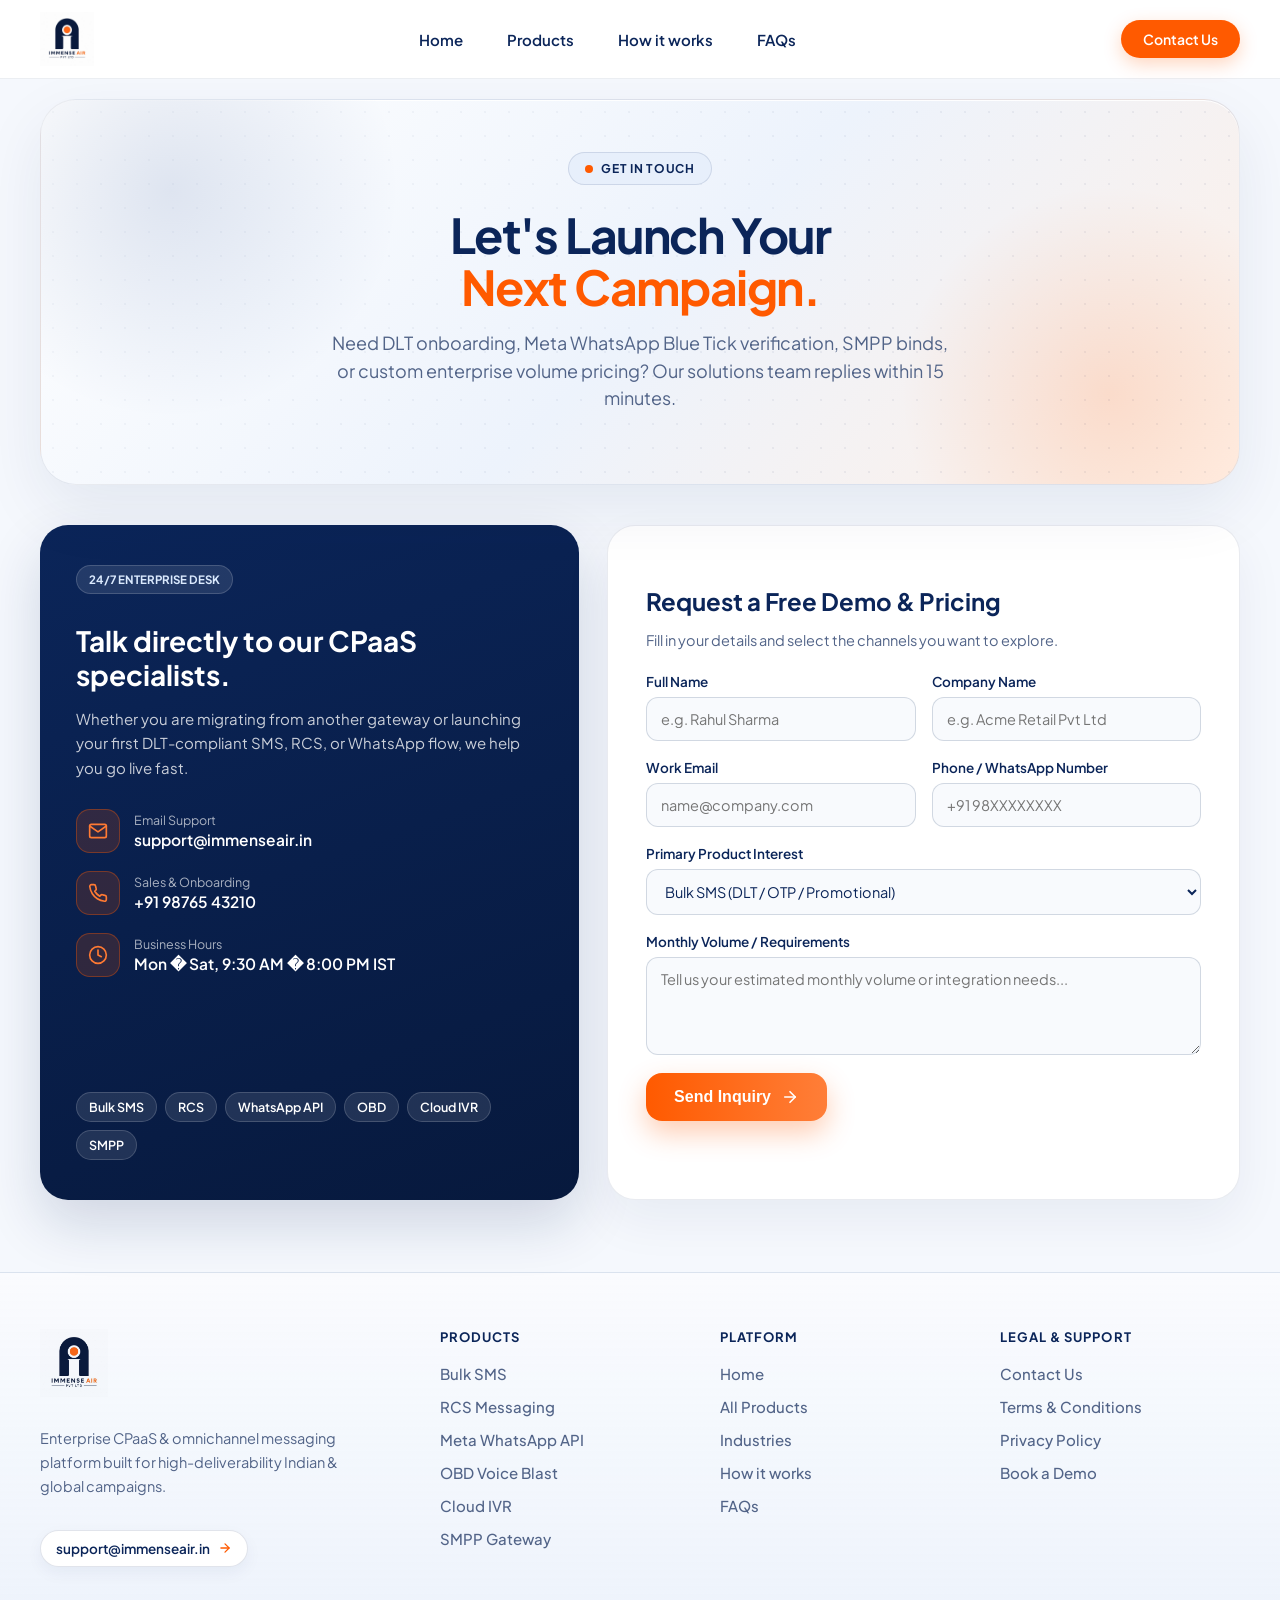
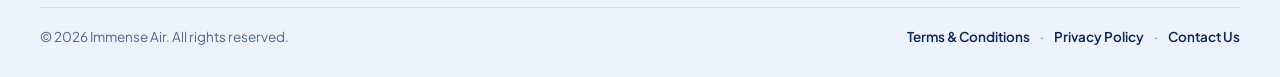
<file: contact.html>
<!DOCTYPE html>
<html lang="en">
<head>
  <meta charset="UTF-8" />
  <meta name="viewport" content="width=device-width, initial-scale=1.0" />
  <title>Contact Us � Immense Air</title>
  <meta name="description" content="Get in touch with Immense Air for Bulk SMS, RCS Messaging, Meta WhatsApp API, Cloud IVR, OBD Voice Blast, and SMPP Gateway demos and pricing." />
  <link rel="icon" href="./assets/immense-air-logo.jpg" />
  <link rel="preconnect" href="https://fonts.googleapis.com" />
  <link rel="preconnect" href="https://fonts.gstatic.com" crossorigin />
  <link href="https://fonts.googleapis.com/css2?family=Google+Sans:wght@400;500;600;700&family=Plus+Jakarta+Sans:wght@400;500;600;700;800&display=swap" rel="stylesheet" />
  <link rel="stylesheet" href="./styles.css" />
</head>
<body>
  <!-- Header -->
  <header class="site-header" id="siteHeader">
    <div class="header-inner">
      <a href="./index.html#top" class="brand-logo" aria-label="Immense Air Home">
        <img src="./assets/immense-air-logo.jpg" alt="Immense Air Logo" class="brand-logo-img" />
      </a>
      <nav class="desktop-nav" aria-label="Primary Navigation">
        <a href="./index.html#top" class="nav-link">Home</a>
        <a href="./products.html" class="nav-link">Products</a>
        <a href="./index.html#how-it-works" class="nav-link">How it works</a>
        <a href="./index.html#faqs" class="nav-link">FAQs</a>
      </nav>
      <div class="header-actions">
        <a href="./contact.html" class="nav-cta">Contact Us</a>
        <button class="hamburger-btn" id="hamburgerBtn" aria-label="Toggle Menu" aria-expanded="false">
          <svg width="24" height="24" viewBox="0 0 24 24" fill="none" stroke="currentColor" stroke-width="2" stroke-linecap="round">
            <circle cx="4" cy="6" r="1.2" fill="currentColor" stroke="none" />
            <line x1="8" y1="6" x2="21" y2="6" />
            <circle cx="4" cy="12" r="1.2" fill="currentColor" stroke="none" />
            <line x1="8" y1="12" x2="21" y2="12" />
            <circle cx="4" cy="18" r="1.2" fill="currentColor" stroke="none" />
            <line x1="8" y1="18" x2="21" y2="18" />
          </svg>
        </button>
      </div>
    </div>
    <div class="mobile-menu" id="mobileMenu" aria-hidden="true">
      <a href="./index.html#top" class="mobile-nav-link">Home</a>
      <a href="./products.html" class="mobile-nav-link">Products</a>
      <a href="./index.html#how-it-works" class="mobile-nav-link">How it works</a>
      <a href="./index.html#faqs" class="mobile-nav-link">FAQs</a>
      <a href="./contact.html" class="mobile-nav-cta">Contact Us</a>
    </div>
  </header>

  <main>
    <!-- Hero -->
    <section class="products-hero-section">
      <div class="container">
        <div class="products-hero-card">
          <div class="hero-grid-pattern" aria-hidden="true"></div>
          <div class="hero-glow hero-glow--blue" aria-hidden="true"></div>
          <div class="hero-glow hero-glow--orange" aria-hidden="true"></div>

          <div class="products-hero-inner">
            <div class="hero-badge">
              <span class="badge-dot" aria-hidden="true"></span>
              <span>GET IN TOUCH</span>
            </div>
            <h1 class="products-hero-title">
              <span class="title-primary">Let's Launch Your</span>
              <span class="title-accent">Next Campaign.</span>
            </h1>
            <p class="products-hero-sub">
              Need DLT onboarding, Meta WhatsApp Blue Tick verification, SMPP binds, or custom enterprise volume pricing? Our solutions team replies within 15 minutes.
            </p>
          </div>
        </div>
      </div>
    </section>

    <!-- Contact Split Grid -->
    <section class="subpage-content-section">
      <div class="container">
        <div class="contact-split-grid">
          <!-- Left Info Card -->
          <div class="contact-info-card">
            <div>
              <span class="faq-support-pill">24/7 ENTERPRISE DESK</span>
              <h2 class="contact-info-title">Talk directly to our CPaaS specialists.</h2>
              <p class="contact-info-desc">
                Whether you are migrating from another gateway or launching your first DLT-compliant SMS, RCS, or WhatsApp flow, we help you go live fast.
              </p>

              <div class="contact-meta-list">
                <div class="contact-meta-item">
                  <div class="contact-meta-icon">
                    <svg viewBox="0 0 24 24" fill="none" stroke="currentColor" stroke-width="2" stroke-linecap="round" stroke-linejoin="round">
                      <path d="M4 4h16c1.1 0 2 .9 2 2v12c0 1.1-.9 2-2 2H4c-1.1 0-2-.9-2-2V6c0-1.1.9-2 2-2z" />
                      <polyline points="22,6 12,13 2,6" />
                    </svg>
                  </div>
                  <div>
                    <div class="contact-meta-label">Email Support</div>
                    <div class="contact-meta-value">support@immenseair.in</div>
                  </div>
                </div>

                <div class="contact-meta-item">
                  <div class="contact-meta-icon">
                    <svg viewBox="0 0 24 24" fill="none" stroke="currentColor" stroke-width="2" stroke-linecap="round" stroke-linejoin="round">
                      <path d="M22 16.92v3a2 2 0 0 1-2.18 2 19.79 19.79 0 0 1-8.63-3.07 19.5 19.5 0 0 1-6-6 19.79 19.79 0 0 1-3.07-8.67A2 2 0 0 1 4.11 2h3a2 2 0 0 1 2 1.72 12.84 12.84 0 0 0 .7 2.81 2 2 0 0 1-.45 2.11L8.09 9.91a16 16 0 0 0 6 6l1.27-1.27a2 2 0 0 1 2.11-.45 12.84 12.84 0 0 0 2.81.7A2 2 0 0 1 22 16.92z" />
                    </svg>
                  </div>
                  <div>
                    <div class="contact-meta-label">Sales &amp; Onboarding</div>
                    <div class="contact-meta-value">+91 98765 43210</div>
                  </div>
                </div>

                <div class="contact-meta-item">
                  <div class="contact-meta-icon">
                    <svg viewBox="0 0 24 24" fill="none" stroke="currentColor" stroke-width="2" stroke-linecap="round" stroke-linejoin="round">
                      <circle cx="12" cy="12" r="10" />
                      <polyline points="12 6 12 12 16 14" />
                    </svg>
                  </div>
                  <div>
                    <div class="contact-meta-label">Business Hours</div>
                    <div class="contact-meta-value">Mon � Sat, 9:30 AM � 8:00 PM IST</div>
                  </div>
                </div>
              </div>
            </div>

            <div class="contact-channels-chips">
              <span>Bulk SMS</span>
              <span>RCS</span>
              <span>WhatsApp API</span>
              <span>OBD</span>
              <span>Cloud IVR</span>
              <span>SMPP</span>
            </div>
          </div>

          <!-- Right Form Card -->
          <div class="contact-form-card">
            <h2 class="contact-form-heading">Request a Free Demo &amp; Pricing</h2>
            <p class="contact-form-sub">Fill in your details and select the channels you want to explore.</p>

            <form id="contactForm" class="contact-form" novalidate>
              <div class="contact-form-row">
                <div class="contact-field">
                  <label for="fullName">Full Name</label>
                  <input type="text" id="fullName" name="fullName" placeholder="e.g. Rahul Sharma" required />
                </div>
                <div class="contact-field">
                  <label for="companyName">Company Name</label>
                  <input type="text" id="companyName" name="companyName" placeholder="e.g. Acme Retail Pvt Ltd" />
                </div>
              </div>

              <div class="contact-form-row">
                <div class="contact-field">
                  <label for="workEmail">Work Email</label>
                  <input type="email" id="workEmail" name="workEmail" placeholder="name@company.com" required />
                </div>
                <div class="contact-field">
                  <label for="phone">Phone / WhatsApp Number</label>
                  <input type="tel" id="phone" name="phone" placeholder="+91 98XXXXXXXX" required />
                </div>
              </div>

              <div class="contact-field">
                <label for="channelSelect">Primary Product Interest</label>
                <select id="channelSelect" name="channel">
                  <option value="Bulk SMS">Bulk SMS (DLT / OTP / Promotional)</option>
                  <option value="RCS Messaging">RCS Business Messaging</option>
                  <option value="Meta WhatsApp API">Meta WhatsApp Business API</option>
                  <option value="OBD Voice Blast">OBD Voice Blast</option>
                  <option value="Cloud IVR">Cloud IVR</option>
                  <option value="SMPP Gateway">SMPP Gateway (Direct Bind)</option>
                  <option value="Omnichannel Suite">Complete Omnichannel Suite</option>
                </select>
              </div>

              <div class="contact-field">
                <label for="messageBox">Monthly Volume / Requirements</label>
                <textarea id="messageBox" name="message" rows="4" placeholder="Tell us your estimated monthly volume or integration needs..."></textarea>
              </div>

              <button type="submit" class="btn-primary-orange contact-submit-btn">
                <span>Send Inquiry</span>
                <svg viewBox="0 0 24 24" fill="none" stroke="currentColor" stroke-width="2.2" stroke-linecap="round" stroke-linejoin="round">
                  <line x1="5" y1="12" x2="19" y2="12" />
                  <polyline points="12 5 19 12 12 19" />
                </svg>
              </button>

              <div class="contact-form-status" id="contactFormStatus" role="status" aria-live="polite"></div>
            </form>
          </div>
        </div>
      </div>
    </section>
  </main>

  <!-- Footer -->
  <footer class="site-footer">
    <div class="container">
      <div class="footer-grid">
        <div class="footer-brand-col">
          <a href="./index.html#top" class="footer-brand-link" aria-label="Immense Air Home">
            <img src="./assets/immense-air-logo.jpg" alt="Immense Air" class="footer-logo-img" />
          </a>
          <p class="footer-brand-desc">
            Enterprise CPaaS &amp; omnichannel messaging platform built for high-deliverability Indian &amp; global campaigns.
          </p>
          <a href="./contact.html" class="footer-contact-pill">
            <span>support@immenseair.in</span>
            <svg viewBox="0 0 24 24" fill="none" stroke="currentColor" stroke-width="2.2" stroke-linecap="round" stroke-linejoin="round">
              <line x1="5" y1="12" x2="19" y2="12" />
              <polyline points="12 5 19 12 12 19" />
            </svg>
          </a>
        </div>

        <div class="footer-col">
          <h4 class="footer-col-title">Products</h4>
          <ul class="footer-col-list">
            <li><a href="./sms.html" class="footer-link">Bulk SMS</a></li>
            <li><a href="./rcs.html" class="footer-link">RCS Messaging</a></li>
            <li><a href="./whatsapp.html" class="footer-link">Meta WhatsApp API</a></li>
            <li><a href="./products.html?channel=obd" class="footer-link">OBD Voice Blast</a></li>
            <li><a href="./products.html?channel=ivr" class="footer-link">Cloud IVR</a></li>
            <li><a href="./products.html?channel=smpp" class="footer-link">SMPP Gateway</a></li>
          </ul>
        </div>

        <div class="footer-col">
          <h4 class="footer-col-title">Platform</h4>
          <ul class="footer-col-list">
            <li><a href="./index.html#top" class="footer-link">Home</a></li>
            <li><a href="./products.html" class="footer-link">All Products</a></li>
            <li><a href="./index.html#industries" class="footer-link">Industries</a></li>
            <li><a href="./index.html#how-it-works" class="footer-link">How it works</a></li>
            <li><a href="./index.html#faqs" class="footer-link">FAQs</a></li>
          </ul>
        </div>

        <div class="footer-col">
          <h4 class="footer-col-title">Legal &amp; Support</h4>
          <ul class="footer-col-list">
            <li><a href="./contact.html" class="footer-link">Contact Us</a></li>
            <li><a href="./terms.html" class="footer-link">Terms &amp; Conditions</a></li>
            <li><a href="./privacy.html" class="footer-link">Privacy Policy</a></li>
            <li><a href="./contact.html" class="footer-link">Book a Demo</a></li>
          </ul>
        </div>
      </div>

      <div class="footer-bottom-bar">
        <div class="footer-copy">
          &copy; 2026 Immense Air. All rights reserved.
        </div>
        <div class="footer-bottom-links">
          <a href="./terms.html">Terms &amp; Conditions</a>
          <span>&middot;</span>
          <a href="./privacy.html">Privacy Policy</a>
          <span>&middot;</span>
          <a href="./contact.html">Contact Us</a>
        </div>
      </div>
    </div>
  </footer>

  <script>
    (() => {
      const header = document.getElementById('siteHeader');
      const hamburgerBtn = document.getElementById('hamburgerBtn');
      const mobileMenu = document.getElementById('mobileMenu');
      function updateHeaderScroll() {
        if (header) header.classList.toggle('is-scrolled', window.scrollY > 24);
      }
      window.addEventListener('scroll', updateHeaderScroll, { passive: true });
      updateHeaderScroll();
      if (hamburgerBtn && mobileMenu) {
        hamburgerBtn.addEventListener('click', () => {
          const isOpen = mobileMenu.classList.toggle('is-open');
          hamburgerBtn.setAttribute('aria-expanded', String(isOpen));
          mobileMenu.setAttribute('aria-hidden', String(!isOpen));
        });
      }

      const form = document.getElementById('contactForm');
      const statusEl = document.getElementById('contactFormStatus');
      if (form && statusEl) {
        form.addEventListener('submit', (e) => {
          e.preventDefault();
          const name = form.fullName.value.trim();
          const email = form.workEmail.value.trim();
          const phone = form.phone.value.trim();
          if (!name || !email || !phone) {
            statusEl.textContent = 'Please fill in your name, work email, and phone number.';
            statusEl.className = 'contact-form-status is-error';
            return;
          }
          statusEl.textContent = `Thank you, ${name}! Our Immense Air team will contact you shortly on ${phone}.`;
          statusEl.className = 'contact-form-status is-success';
          form.reset();
        });
      }
    })();
  </script>
</body>
</html>
</file>
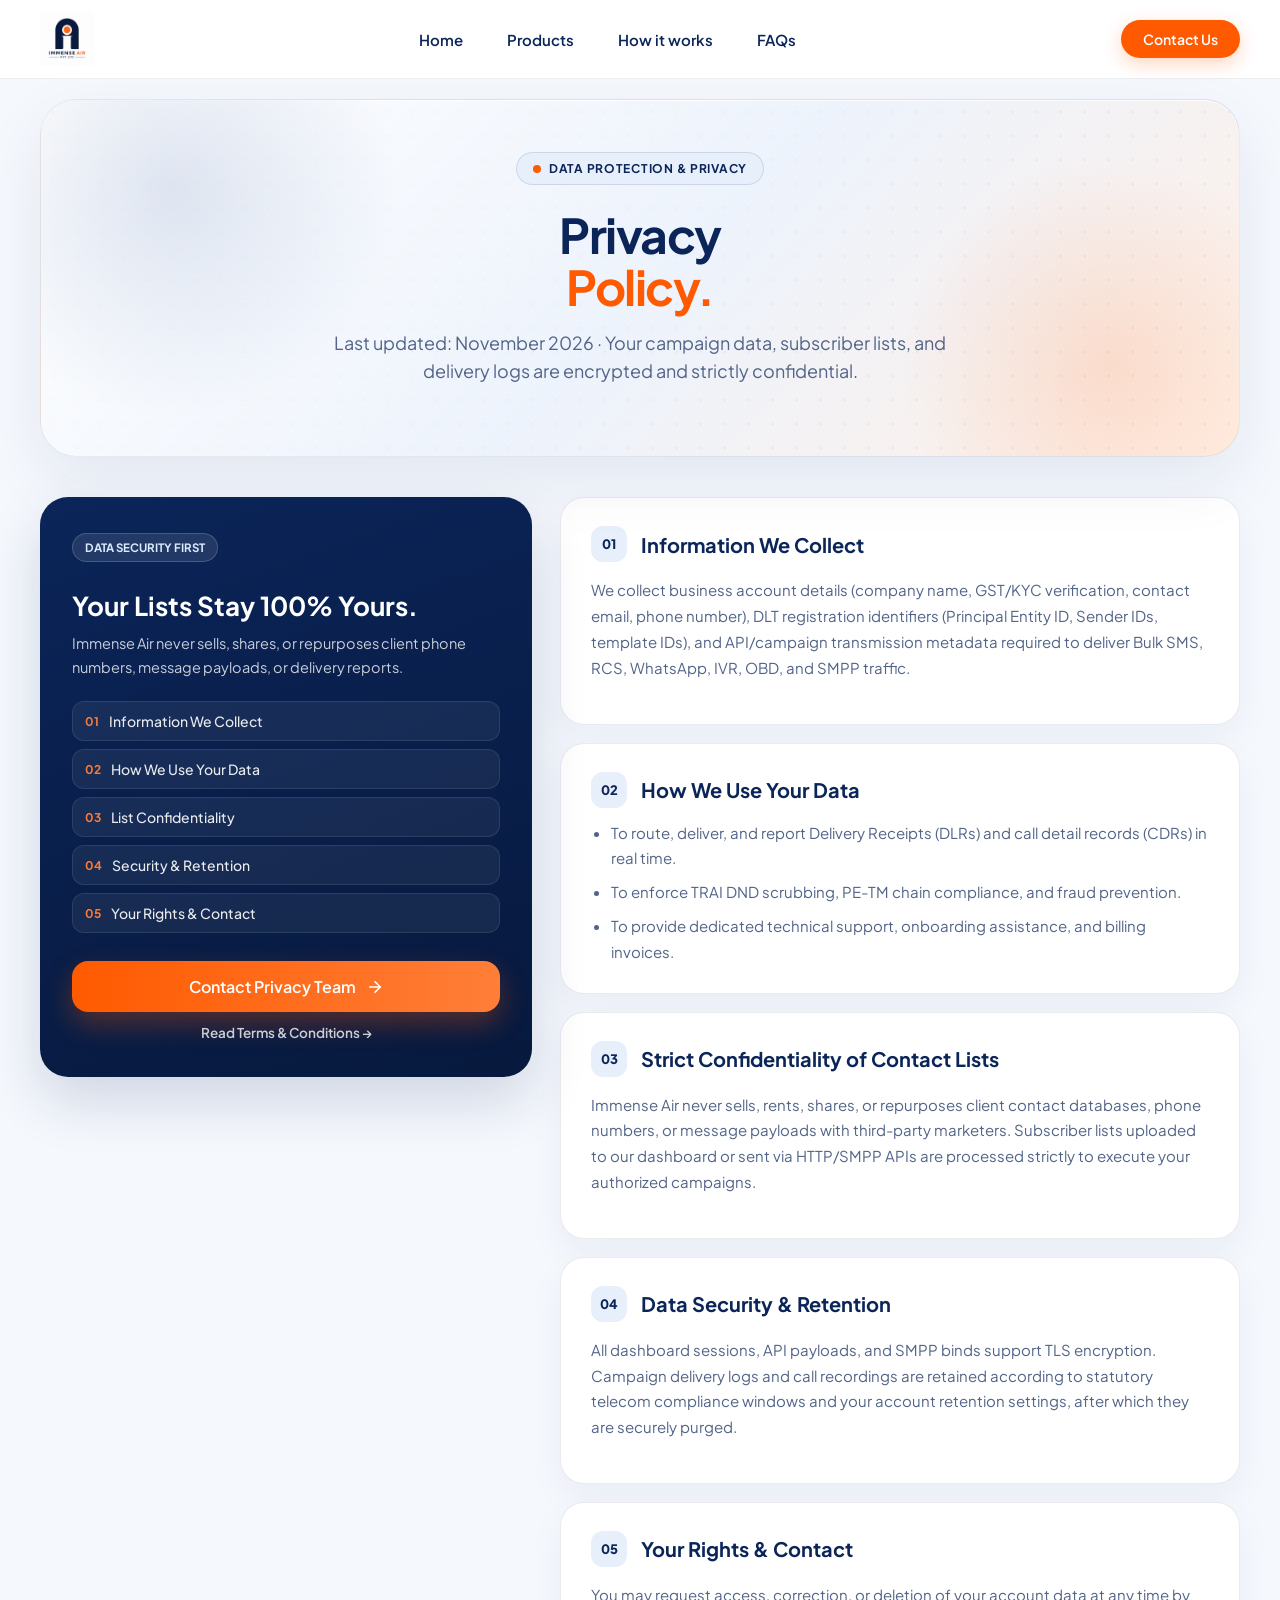
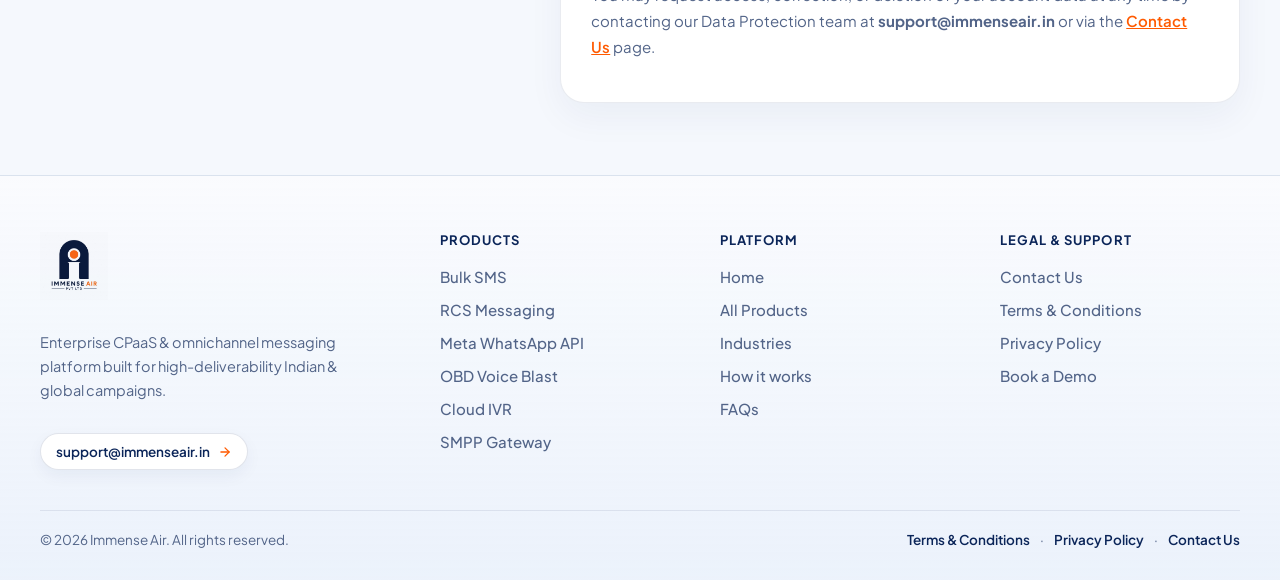
<file: privacy.html>
<!DOCTYPE html>
<html lang="en">
<head>
  <meta charset="UTF-8" />
  <meta name="viewport" content="width=device-width, initial-scale=1.0" />
  <title>Privacy Policy � Immense Air</title>
  <meta name="description" content="Privacy Policy explaining how Immense Air collects, secures, and processes campaign, DLT, and account data." />
  <link rel="icon" href="./assets/immense-air-logo.jpg" />
  <link rel="preconnect" href="https://fonts.googleapis.com" />
  <link rel="preconnect" href="https://fonts.gstatic.com" crossorigin />
  <link href="https://fonts.googleapis.com/css2?family=Google+Sans:wght@400;500;600;700&family=Plus+Jakarta+Sans:wght@400;500;600;700;800&display=swap" rel="stylesheet" />
  <link rel="stylesheet" href="./styles.css" />
</head>
<body>
  <!-- Header -->
  <header class="site-header" id="siteHeader">
    <div class="header-inner">
      <a href="./index.html#top" class="brand-logo" aria-label="Immense Air Home">
        <img src="./assets/immense-air-logo.jpg" alt="Immense Air Logo" class="brand-logo-img" />
      </a>
      <nav class="desktop-nav" aria-label="Primary Navigation">
        <a href="./index.html#top" class="nav-link">Home</a>
        <a href="./products.html" class="nav-link">Products</a>
        <a href="./index.html#how-it-works" class="nav-link">How it works</a>
        <a href="./index.html#faqs" class="nav-link">FAQs</a>
      </nav>
      <div class="header-actions">
        <a href="./contact.html" class="nav-cta">Contact Us</a>
        <button class="hamburger-btn" id="hamburgerBtn" aria-label="Toggle Menu" aria-expanded="false">
          <svg width="24" height="24" viewBox="0 0 24 24" fill="none" stroke="currentColor" stroke-width="2" stroke-linecap="round">
            <circle cx="4" cy="6" r="1.2" fill="currentColor" stroke="none" />
            <line x1="8" y1="6" x2="21" y2="6" />
            <circle cx="4" cy="12" r="1.2" fill="currentColor" stroke="none" />
            <line x1="8" y1="12" x2="21" y2="12" />
            <circle cx="4" cy="18" r="1.2" fill="currentColor" stroke="none" />
            <line x1="8" y1="18" x2="21" y2="18" />
          </svg>
        </button>
      </div>
    </div>
    <div class="mobile-menu" id="mobileMenu" aria-hidden="true">
      <a href="./index.html#top" class="mobile-nav-link">Home</a>
      <a href="./products.html" class="mobile-nav-link">Products</a>
      <a href="./index.html#how-it-works" class="mobile-nav-link">How it works</a>
      <a href="./index.html#faqs" class="mobile-nav-link">FAQs</a>
      <a href="./contact.html" class="mobile-nav-cta">Contact Us</a>
    </div>
  </header>

  <main>
    <!-- Hero -->
    <section class="products-hero-section">
      <div class="container">
        <div class="products-hero-card">
          <div class="hero-grid-pattern" aria-hidden="true"></div>
          <div class="hero-glow hero-glow--blue" aria-hidden="true"></div>
          <div class="hero-glow hero-glow--orange" aria-hidden="true"></div>

          <div class="products-hero-inner">
            <div class="hero-badge">
              <span class="badge-dot" aria-hidden="true"></span>
              <span>DATA PROTECTION &amp; PRIVACY</span>
            </div>
            <h1 class="products-hero-title">
              <span class="title-primary">Privacy</span>
              <span class="title-accent">Policy.</span>
            </h1>
            <p class="products-hero-sub">
              Last updated: November 2026 &middot; Your campaign data, subscriber lists, and delivery logs are encrypted and strictly confidential.
            </p>
          </div>
        </div>
      </div>
    </section>

    <!-- Split Privacy Stage -->
    <section class="subpage-content-section">
      <div class="container">
        <div class="legal-split-grid">
          <!-- Left Sticky Dark Navy Card -->
          <aside class="legal-sidebar-card">
            <div>
              <span class="faq-support-pill">DATA SECURITY FIRST</span>
              <h2 class="legal-sidebar-title">Your Lists Stay 100% Yours.</h2>
              <p class="legal-sidebar-desc">
                Immense Air never sells, shares, or repurposes client phone numbers, message payloads, or delivery reports.
              </p>

              <nav class="legal-toc" aria-label="Privacy Sections">
                <a href="#priv-01" class="legal-toc-link"><span>01</span> Information We Collect</a>
                <a href="#priv-02" class="legal-toc-link"><span>02</span> How We Use Your Data</a>
                <a href="#priv-03" class="legal-toc-link"><span>03</span> List Confidentiality</a>
                <a href="#priv-04" class="legal-toc-link"><span>04</span> Security &amp; Retention</a>
                <a href="#priv-05" class="legal-toc-link"><span>05</span> Your Rights &amp; Contact</a>
              </nav>
            </div>

            <div class="legal-sidebar-footer">
              <a href="./contact.html" class="btn-primary-orange legal-sidebar-cta">
                <span>Contact Privacy Team</span>
                <svg viewBox="0 0 24 24" fill="none" stroke="currentColor" stroke-width="2.2" stroke-linecap="round" stroke-linejoin="round">
                  <line x1="5" y1="12" x2="19" y2="12" />
                  <polyline points="12 5 19 12 12 19" />
                </svg>
              </a>
              <a href="./terms.html" class="legal-sidebar-alt">Read Terms &amp; Conditions &rarr;</a>
            </div>
          </aside>

          <!-- Right Numbered Clause Cards -->
          <div class="legal-clauses-stack">
            <article class="legal-clause-card" id="priv-01">
              <div class="legal-clause-head">
                <span class="faq-num">01</span>
                <h2>Information We Collect</h2>
              </div>
              <p>
                We collect business account details (company name, GST/KYC verification, contact email, phone number), DLT registration identifiers (Principal Entity ID, Sender IDs, template IDs), and API/campaign transmission metadata required to deliver Bulk SMS, RCS, WhatsApp, IVR, OBD, and SMPP traffic.
              </p>
            </article>

            <article class="legal-clause-card" id="priv-02">
              <div class="legal-clause-head">
                <span class="faq-num">02</span>
                <h2>How We Use Your Data</h2>
              </div>
              <ul>
                <li>To route, deliver, and report Delivery Receipts (DLRs) and call detail records (CDRs) in real time.</li>
                <li>To enforce TRAI DND scrubbing, PE-TM chain compliance, and fraud prevention.</li>
                <li>To provide dedicated technical support, onboarding assistance, and billing invoices.</li>
              </ul>
            </article>

            <article class="legal-clause-card" id="priv-03">
              <div class="legal-clause-head">
                <span class="faq-num">03</span>
                <h2>Strict Confidentiality of Contact Lists</h2>
              </div>
              <p>
                Immense Air never sells, rents, shares, or repurposes client contact databases, phone numbers, or message payloads with third-party marketers. Subscriber lists uploaded to our dashboard or sent via HTTP/SMPP APIs are processed strictly to execute your authorized campaigns.
              </p>
            </article>

            <article class="legal-clause-card" id="priv-04">
              <div class="legal-clause-head">
                <span class="faq-num">04</span>
                <h2>Data Security &amp; Retention</h2>
              </div>
              <p>
                All dashboard sessions, API payloads, and SMPP binds support TLS encryption. Campaign delivery logs and call recordings are retained according to statutory telecom compliance windows and your account retention settings, after which they are securely purged.
              </p>
            </article>

            <article class="legal-clause-card" id="priv-05">
              <div class="legal-clause-head">
                <span class="faq-num">05</span>
                <h2>Your Rights &amp; Contact</h2>
              </div>
              <p>
                You may request access, correction, or deletion of your account data at any time by contacting our Data Protection team at <strong>support@immenseair.in</strong> or via the <a href="./contact.html" class="inline-link">Contact Us</a> page.
              </p>
            </article>
          </div>
        </div>
      </div>
    </section>
  </main>

  <!-- Footer -->
  <footer class="site-footer">
    <div class="container">
      <div class="footer-grid">
        <div class="footer-brand-col">
          <a href="./index.html#top" class="footer-brand-link" aria-label="Immense Air Home">
            <img src="./assets/immense-air-logo.jpg" alt="Immense Air" class="footer-logo-img" />
          </a>
          <p class="footer-brand-desc">
            Enterprise CPaaS &amp; omnichannel messaging platform built for high-deliverability Indian &amp; global campaigns.
          </p>
          <a href="./contact.html" class="footer-contact-pill">
            <span>support@immenseair.in</span>
            <svg viewBox="0 0 24 24" fill="none" stroke="currentColor" stroke-width="2.2" stroke-linecap="round" stroke-linejoin="round">
              <line x1="5" y1="12" x2="19" y2="12" />
              <polyline points="12 5 19 12 12 19" />
            </svg>
          </a>
        </div>

        <div class="footer-col">
          <h4 class="footer-col-title">Products</h4>
          <ul class="footer-col-list">
            <li><a href="./sms.html" class="footer-link">Bulk SMS</a></li>
            <li><a href="./rcs.html" class="footer-link">RCS Messaging</a></li>
            <li><a href="./whatsapp.html" class="footer-link">Meta WhatsApp API</a></li>
            <li><a href="./products.html?channel=obd" class="footer-link">OBD Voice Blast</a></li>
            <li><a href="./products.html?channel=ivr" class="footer-link">Cloud IVR</a></li>
            <li><a href="./products.html?channel=smpp" class="footer-link">SMPP Gateway</a></li>
          </ul>
        </div>

        <div class="footer-col">
          <h4 class="footer-col-title">Platform</h4>
          <ul class="footer-col-list">
            <li><a href="./index.html#top" class="footer-link">Home</a></li>
            <li><a href="./products.html" class="footer-link">All Products</a></li>
            <li><a href="./index.html#industries" class="footer-link">Industries</a></li>
            <li><a href="./index.html#how-it-works" class="footer-link">How it works</a></li>
            <li><a href="./index.html#faqs" class="footer-link">FAQs</a></li>
          </ul>
        </div>

        <div class="footer-col">
          <h4 class="footer-col-title">Legal &amp; Support</h4>
          <ul class="footer-col-list">
            <li><a href="./contact.html" class="footer-link">Contact Us</a></li>
            <li><a href="./terms.html" class="footer-link">Terms &amp; Conditions</a></li>
            <li><a href="./privacy.html" class="footer-link">Privacy Policy</a></li>
            <li><a href="./contact.html" class="footer-link">Book a Demo</a></li>
          </ul>
        </div>
      </div>

      <div class="footer-bottom-bar">
        <div class="footer-copy">
          &copy; 2026 Immense Air. All rights reserved.
        </div>
        <div class="footer-bottom-links">
          <a href="./terms.html">Terms &amp; Conditions</a>
          <span>&middot;</span>
          <a href="./privacy.html">Privacy Policy</a>
          <span>&middot;</span>
          <a href="./contact.html">Contact Us</a>
        </div>
      </div>
    </div>
  </footer>

  <script>
    (() => {
      const header = document.getElementById('siteHeader');
      const hamburgerBtn = document.getElementById('hamburgerBtn');
      const mobileMenu = document.getElementById('mobileMenu');
      function updateHeaderScroll() {
        if (header) header.classList.toggle('is-scrolled', window.scrollY > 24);
      }
      window.addEventListener('scroll', updateHeaderScroll, { passive: true });
      updateHeaderScroll();
      if (hamburgerBtn && mobileMenu) {
        hamburgerBtn.addEventListener('click', () => {
          const isOpen = mobileMenu.classList.toggle('is-open');
          hamburgerBtn.setAttribute('aria-expanded', String(isOpen));
          mobileMenu.setAttribute('aria-hidden', String(!isOpen));
        });
      }
    })();
  </script>
</body>
</html>
</file>
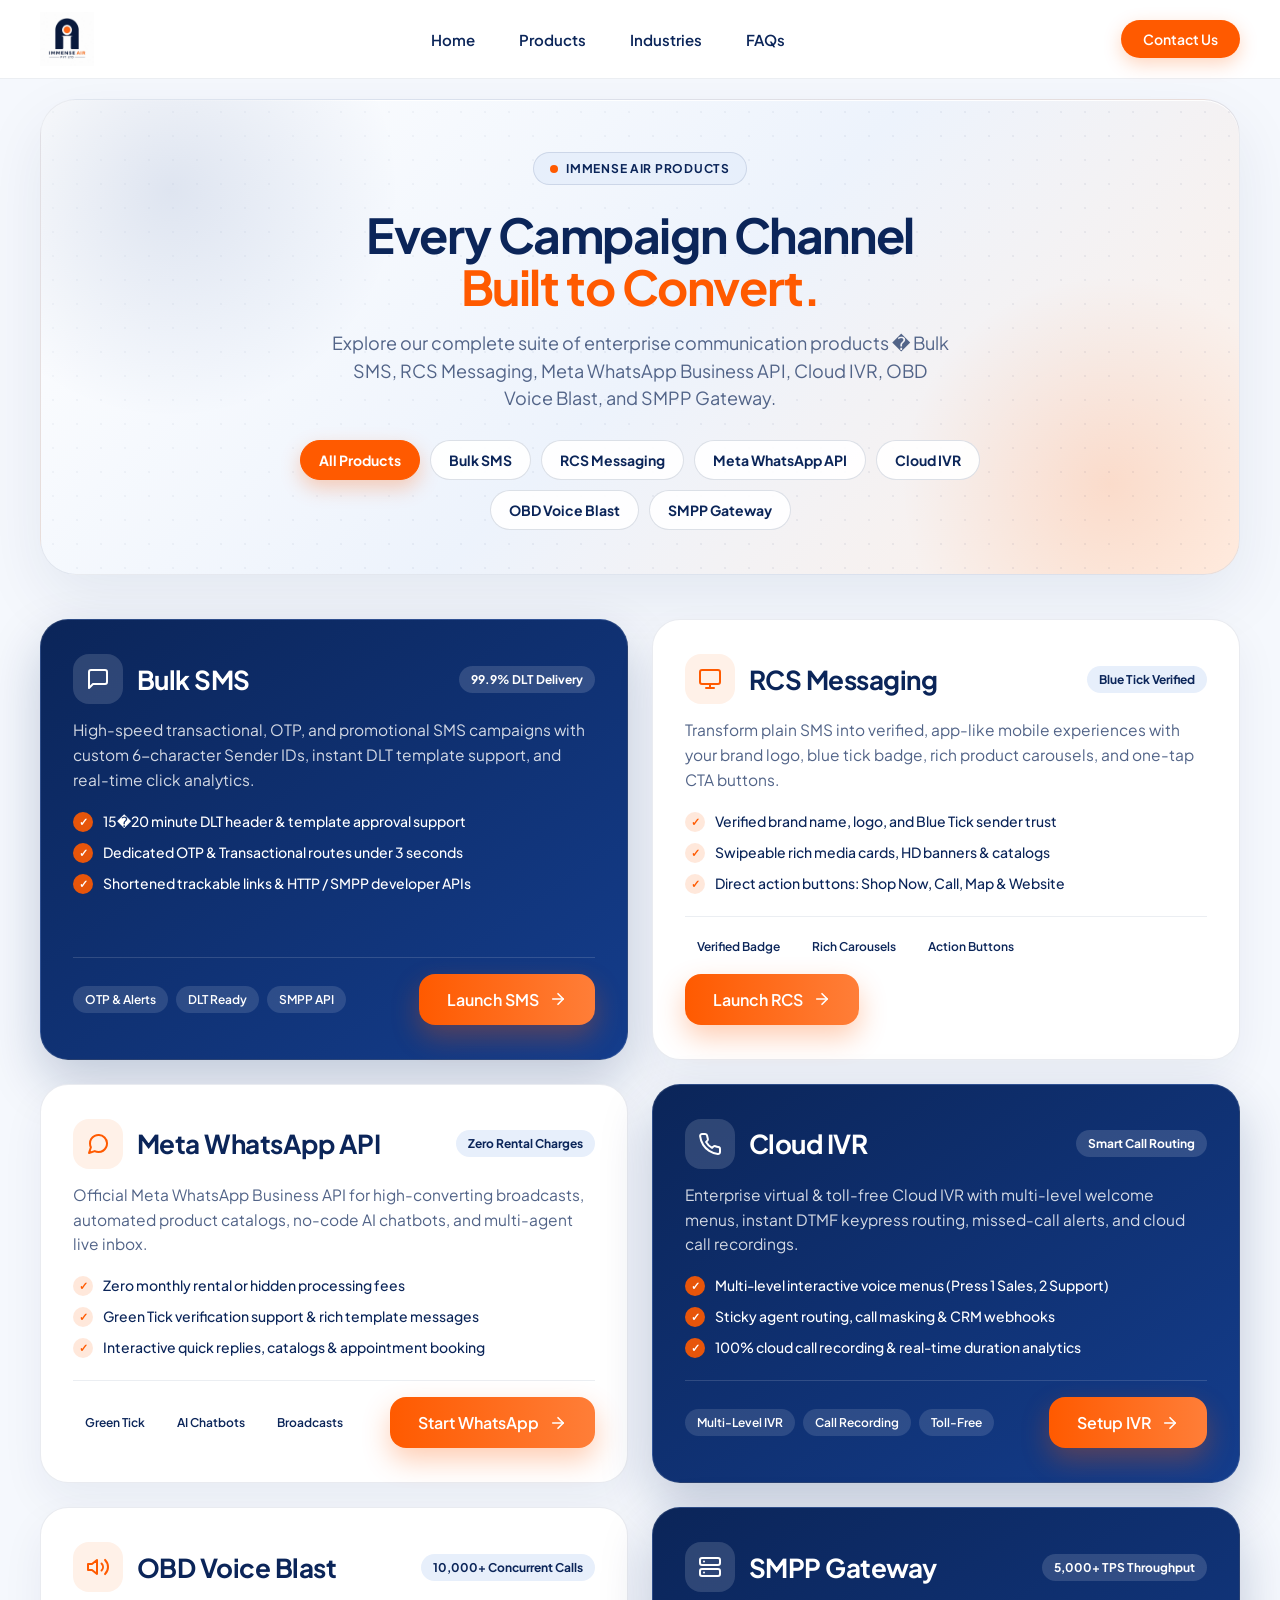
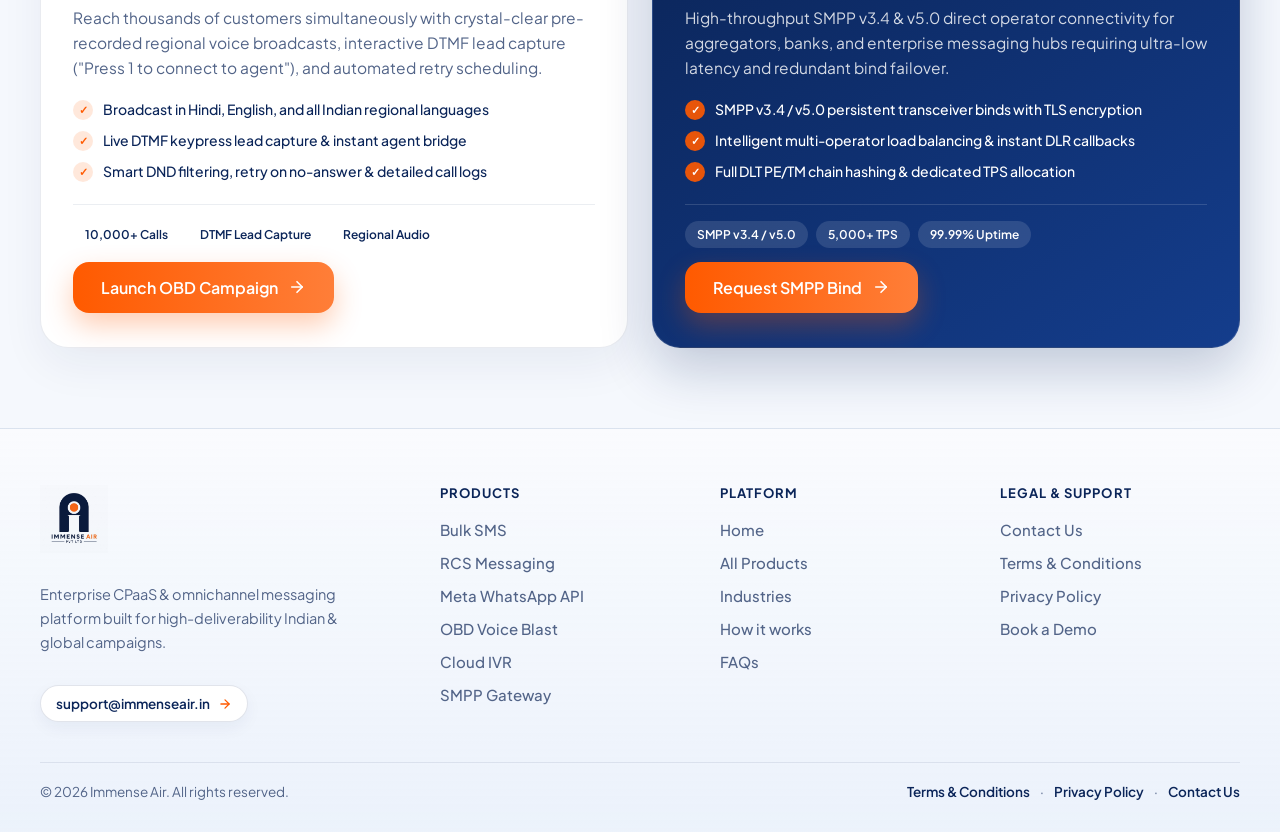
<file: products.html>
<!DOCTYPE html>
<html lang="en">
<head>
  <meta charset="UTF-8" />
  <meta name="viewport" content="width=device-width, initial-scale=1.0" />
  <title>Products &amp; Solutions � Immense Air</title>
  <meta name="description" content="Explore Immense Air products: Bulk SMS, RCS Messaging, Meta WhatsApp Business API, Cloud IVR, and OBD Voice Blast." />
  <link rel="icon" href="./assets/immense-air-logo.jpg" />
  <link rel="preconnect" href="https://fonts.googleapis.com" />
  <link rel="preconnect" href="https://fonts.gstatic.com" crossorigin />
  <link href="https://fonts.googleapis.com/css2?family=Google+Sans:ital,opsz,wght@0,17..18,400..700;1,17..18,400..700&family=Plus+Jakarta+Sans:wght@400;500;600;700;800&display=swap" rel="stylesheet" />
  <link rel="stylesheet" href="./styles.css" />
</head>
<body>
  <!-- Top Navigation -->
  <header class="site-header" id="siteHeader">
    <div class="header-inner">
      <a href="./index.html#top" class="brand-logo" aria-label="Immense Air Home">
        <img src="./assets/immense-air-logo.jpg" alt="Immense Air Logo" class="brand-logo-img" />
      </a>

      <nav class="desktop-nav" aria-label="Main Navigation">
        <a href="./index.html#top" class="nav-link">Home</a>
        <a href="./products.html" class="nav-link">Products</a>
        <a href="./index.html#how-it-works" class="nav-link">Industries</a>
        <a href="./index.html#faqs" class="nav-link">FAQs</a>
      </nav>

      <div class="header-actions">
        <a href="./contact.html" class="nav-cta">Contact Us</a>
        <button class="hamburger-btn" id="hamburgerBtn" aria-label="Toggle Menu" aria-expanded="false">
          <svg width="24" height="24" viewBox="0 0 24 24" fill="none" stroke="currentColor" stroke-width="2" stroke-linecap="round">
            <circle cx="4" cy="6" r="1.2" fill="currentColor" stroke="none" />
            <line x1="8" y1="6" x2="21" y2="6" />
            <circle cx="4" cy="12" r="1.2" fill="currentColor" stroke="none" />
            <line x1="8" y1="12" x2="21" y2="12" />
            <circle cx="4" cy="18" r="1.2" fill="currentColor" stroke="none" />
            <line x1="8" y1="18" x2="21" y2="18" />
          </svg>
        </button>
      </div>
    </div>

    <!-- Mobile Dropdown Menu -->
    <div class="mobile-menu" id="mobileMenu" aria-hidden="true">
      <a href="./index.html#top" class="mobile-nav-link">Home</a>
      <a href="./products.html" class="mobile-nav-link">Products</a>
      <a href="./index.html#how-it-works" class="mobile-nav-link">Industries</a>
      <a href="./index.html#faqs" class="mobile-nav-link">FAQs</a>
      <a href="./contact.html" class="mobile-nav-cta">Contact Us</a>
    </div>
  </header>

  <main>
    <!-- Products Hero -->
    <section class="products-hero-section">
      <div class="container">
        <div class="products-hero-card">
          <div class="hero-grid-pattern" aria-hidden="true"></div>
          <div class="hero-glow hero-glow--blue" aria-hidden="true"></div>
          <div class="hero-glow hero-glow--orange" aria-hidden="true"></div>

          <div class="products-hero-inner">
            <div class="hero-badge">
              <span class="badge-dot" aria-hidden="true"></span>
              <span>IMMENSE AIR PRODUCTS</span>
            </div>
            <h1 class="products-hero-title" id="productsHeroTitle">
              <span class="title-primary">Every Campaign Channel</span>
              <span class="title-accent">Built to Convert.</span>
            </h1>
            <p class="products-hero-sub" id="productsHeroSub">
              Explore our complete suite of enterprise communication products � Bulk SMS, RCS Messaging, Meta WhatsApp Business API, Cloud IVR, OBD Voice Blast, and SMPP Gateway.
            </p>

            <div class="products-filter-bar" id="productsFilterBar" role="tablist" aria-label="Filter Immense Air Products">
              <button type="button" class="product-filter-btn active" data-filter="all">All Products</button>
              <button type="button" class="product-filter-btn" data-filter="sms">Bulk SMS</button>
              <button type="button" class="product-filter-btn" data-filter="rcs">RCS Messaging</button>
              <button type="button" class="product-filter-btn" data-filter="whatsapp">Meta WhatsApp API</button>
              <button type="button" class="product-filter-btn" data-filter="ivr">Cloud IVR</button>
              <button type="button" class="product-filter-btn" data-filter="obd">OBD Voice Blast</button>
              <button type="button" class="product-filter-btn" data-filter="smpp">SMPP Gateway</button>
            </div>
          </div>
        </div>
      </div>
    </section>

    <!-- All Products Showcase -->
    <section class="products-catalog-section">
      <div class="container">
        <div class="products-showcase-grid" id="productsShowcaseGrid">
          <!-- 1. Bulk SMS -->
          <article class="product-detail-card product-detail-card--dark" id="product-sms" data-channel="sms">
            <div>
              <div class="product-card-head">
                <div class="product-card-brand">
                  <div class="product-card-icon">
                    <svg viewBox="0 0 24 24" fill="none" stroke="currentColor" stroke-width="2" stroke-linecap="round" stroke-linejoin="round">
                      <path d="M21 15a2 2 0 0 1-2 2H7l-4 4V5a2 2 0 0 1 2-2h14a2 2 0 0 1 2 2z" />
                    </svg>
                  </div>
                  <h2 class="product-card-title">Bulk SMS</h2>
                </div>
                <span class="product-card-badge">99.9% DLT Delivery</span>
              </div>
              <p class="product-card-desc">
                High-speed transactional, OTP, and promotional SMS campaigns with custom 6-character Sender IDs, instant DLT template support, and real-time click analytics.
              </p>
              <ul class="product-bullets">
                <li>15�20 minute DLT header &amp; template approval support</li>
                <li>Dedicated OTP &amp; Transactional routes under 3 seconds</li>
                <li>Shortened trackable links &amp; HTTP / SMPP developer APIs</li>
              </ul>
            </div>
            <div class="product-card-footer">
              <div class="feature-tags">
                <span>OTP &amp; Alerts</span>
                <span>DLT Ready</span>
                <span>SMPP API</span>
              </div>
              <a href="./index.html#contact" class="btn-primary-orange">
                <span>Launch SMS</span>
                <svg viewBox="0 0 24 24" fill="none" stroke="currentColor" stroke-width="2.2" stroke-linecap="round" stroke-linejoin="round">
                  <line x1="5" y1="12" x2="19" y2="12" />
                  <polyline points="12 5 19 12 12 19" />
                </svg>
              </a>
            </div>
          </article>

          <!-- 2. RCS Messaging -->
          <article class="product-detail-card product-detail-card--light" id="product-rcs" data-channel="rcs">
            <div>
              <div class="product-card-head">
                <div class="product-card-brand">
                  <div class="product-card-icon product-card-icon--orange">
                    <svg viewBox="0 0 24 24" fill="none" stroke="currentColor" stroke-width="2" stroke-linecap="round" stroke-linejoin="round">
                      <rect x="2" y="3" width="20" height="14" rx="2" ry="2" />
                      <line x1="8" y1="21" x2="16" y2="21" />
                      <line x1="12" y1="17" x2="12" y2="21" />
                    </svg>
                  </div>
                  <h2 class="product-card-title">RCS Messaging</h2>
                </div>
                <span class="product-card-badge">Blue Tick Verified</span>
              </div>
              <p class="product-card-desc">
                Transform plain SMS into verified, app-like mobile experiences with your brand logo, blue tick badge, rich product carousels, and one-tap CTA buttons.
              </p>
              <ul class="product-bullets">
                <li>Verified brand name, logo, and Blue Tick sender trust</li>
                <li>Swipeable rich media cards, HD banners &amp; catalogs</li>
                <li>Direct action buttons: Shop Now, Call, Map &amp; Website</li>
              </ul>
            </div>
            <div class="product-card-footer">
              <div class="feature-tags feature-tags--light">
                <span>Verified Badge</span>
                <span>Rich Carousels</span>
                <span>Action Buttons</span>
              </div>
              <a href="./index.html#contact" class="btn-primary-orange">
                <span>Launch RCS</span>
                <svg viewBox="0 0 24 24" fill="none" stroke="currentColor" stroke-width="2.2" stroke-linecap="round" stroke-linejoin="round">
                  <line x1="5" y1="12" x2="19" y2="12" />
                  <polyline points="12 5 19 12 12 19" />
                </svg>
              </a>
            </div>
          </article>

          <!-- 3. Meta WhatsApp API -->
          <article class="product-detail-card product-detail-card--light" id="product-whatsapp" data-channel="whatsapp">
            <div>
              <div class="product-card-head">
                <div class="product-card-brand">
                  <div class="product-card-icon product-card-icon--orange">
                    <svg viewBox="0 0 24 24" fill="none" stroke="currentColor" stroke-width="2" stroke-linecap="round" stroke-linejoin="round">
                      <path d="M21 11.5a8.38 8.38 0 0 1-.9 3.8 8.5 8.5 0 0 1-7.6 4.7 8.38 8.38 0 0 1-3.8-.9L3 21l1.9-5.7a8.38 8.38 0 0 1-.9-3.8 8.5 8.5 0 0 1 4.7-7.6 8.38 8.38 0 0 1 3.8-.9h.5a8.48 8.48 0 0 1 8 8v.5z" />
                    </svg>
                  </div>
                  <h2 class="product-card-title">Meta WhatsApp API</h2>
                </div>
                <span class="product-card-badge">Zero Rental Charges</span>
              </div>
              <p class="product-card-desc">
                Official Meta WhatsApp Business API for high-converting broadcasts, automated product catalogs, no-code AI chatbots, and multi-agent live inbox.
              </p>
              <ul class="product-bullets">
                <li>Zero monthly rental or hidden processing fees</li>
                <li>Green Tick verification support &amp; rich template messages</li>
                <li>Interactive quick replies, catalogs &amp; appointment booking</li>
              </ul>
            </div>
            <div class="product-card-footer">
              <div class="feature-tags feature-tags--light">
                <span>Green Tick</span>
                <span>AI Chatbots</span>
                <span>Broadcasts</span>
              </div>
              <a href="./index.html#contact" class="btn-primary-orange">
                <span>Start WhatsApp</span>
                <svg viewBox="0 0 24 24" fill="none" stroke="currentColor" stroke-width="2.2" stroke-linecap="round" stroke-linejoin="round">
                  <line x1="5" y1="12" x2="19" y2="12" />
                  <polyline points="12 5 19 12 12 19" />
                </svg>
              </a>
            </div>
          </article>

          <!-- 4. Cloud IVR -->
          <article class="product-detail-card product-detail-card--dark" id="product-ivr" data-channel="ivr">
            <div>
              <div class="product-card-head">
                <div class="product-card-brand">
                  <div class="product-card-icon">
                    <svg viewBox="0 0 24 24" fill="none" stroke="currentColor" stroke-width="2" stroke-linecap="round" stroke-linejoin="round">
                      <path d="M22 16.92v3a2 2 0 0 1-2.18 2 19.79 19.79 0 0 1-8.63-3.07 19.5 19.5 0 0 1-6-6 19.79 19.79 0 0 1-3.07-8.67A2 2 0 0 1 4.11 2h3a2 2 0 0 1 2 1.72 12.84 12.84 0 0 0 .7 2.81 2 2 0 0 1-.45 2.11L8.09 9.91a16 16 0 0 0 6 6l1.27-1.27a2 2 0 0 1 2.11-.45 12.84 12.84 0 0 0 2.81.7A2 2 0 0 1 22 16.92z" />
                    </svg>
                  </div>
                  <h2 class="product-card-title">Cloud IVR</h2>
                </div>
                <span class="product-card-badge">Smart Call Routing</span>
              </div>
              <p class="product-card-desc">
                Enterprise virtual &amp; toll-free Cloud IVR with multi-level welcome menus, instant DTMF keypress routing, missed-call alerts, and cloud call recordings.
              </p>
              <ul class="product-bullets">
                <li>Multi-level interactive voice menus (Press 1 Sales, 2 Support)</li>
                <li>Sticky agent routing, call masking &amp; CRM webhooks</li>
                <li>100% cloud call recording &amp; real-time duration analytics</li>
              </ul>
            </div>
            <div class="product-card-footer">
              <div class="feature-tags">
                <span>Multi-Level IVR</span>
                <span>Call Recording</span>
                <span>Toll-Free</span>
              </div>
              <a href="./index.html#contact" class="btn-primary-orange">
                <span>Setup IVR</span>
                <svg viewBox="0 0 24 24" fill="none" stroke="currentColor" stroke-width="2.2" stroke-linecap="round" stroke-linejoin="round">
                  <line x1="5" y1="12" x2="19" y2="12" />
                  <polyline points="12 5 19 12 12 19" />
                </svg>
              </a>
            </div>
          </article>

          <!-- 5. OBD Voice Blast -->
          <article class="product-detail-card product-detail-card--light" id="product-obd" data-channel="obd">
            <div>
              <div class="product-card-head">
                <div class="product-card-brand">
                  <div class="product-card-icon product-card-icon--orange">
                    <svg viewBox="0 0 24 24" fill="none" stroke="currentColor" stroke-width="2" stroke-linecap="round" stroke-linejoin="round">
                      <polygon points="11 5 6 9 2 9 2 15 6 15 11 19 11 5" />
                      <path d="M15.54 8.46a5 5 0 0 1 0 7.07" />
                      <path d="M19.07 4.93a10 10 0 0 1 0 14.14" />
                    </svg>
                  </div>
                  <h2 class="product-card-title">OBD Voice Blast</h2>
                </div>
                <span class="product-card-badge">10,000+ Concurrent Calls</span>
              </div>
              <p class="product-card-desc">
                Reach thousands of customers simultaneously with crystal-clear pre-recorded regional voice broadcasts, interactive DTMF lead capture ("Press 1 to connect to agent"), and automated retry scheduling.
              </p>
              <ul class="product-bullets">
                <li>Broadcast in Hindi, English, and all Indian regional languages</li>
                <li>Live DTMF keypress lead capture &amp; instant agent bridge</li>
                <li>Smart DND filtering, retry on no-answer &amp; detailed call logs</li>
              </ul>
            </div>
            <div class="product-card-footer">
              <div class="feature-tags feature-tags--light">
                <span>10,000+ Calls</span>
                <span>DTMF Lead Capture</span>
                <span>Regional Audio</span>
              </div>
              <a href="./contact.html" class="btn-primary-orange">
                <span>Launch OBD Campaign</span>
                <svg viewBox="0 0 24 24" fill="none" stroke="currentColor" stroke-width="2.2" stroke-linecap="round" stroke-linejoin="round">
                  <line x1="5" y1="12" x2="19" y2="12" />
                  <polyline points="12 5 19 12 12 19" />
                </svg>
              </a>
            </div>
          </article>

          <!-- 6. SMPP Gateway -->
          <article class="product-detail-card product-detail-card--dark" id="product-smpp" data-channel="smpp">
            <div>
              <div class="product-card-head">
                <div class="product-card-brand">
                  <div class="product-card-icon">
                    <svg viewBox="0 0 24 24" fill="none" stroke="currentColor" stroke-width="2" stroke-linecap="round" stroke-linejoin="round">
                      <rect x="2" y="3" width="20" height="7" rx="2" />
                      <rect x="2" y="14" width="20" height="7" rx="2" />
                      <line x1="6" y1="6.5" x2="6.01" y2="6.5" />
                      <line x1="6" y1="17.5" x2="6.01" y2="17.5" />
                    </svg>
                  </div>
                  <h2 class="product-card-title">SMPP Gateway</h2>
                </div>
                <span class="product-card-badge">5,000+ TPS Throughput</span>
              </div>
              <p class="product-card-desc">
                High-throughput SMPP v3.4 &amp; v5.0 direct operator connectivity for aggregators, banks, and enterprise messaging hubs requiring ultra-low latency and redundant bind failover.
              </p>
              <ul class="product-bullets">
                <li>SMPP v3.4 / v5.0 persistent transceiver binds with TLS encryption</li>
                <li>Intelligent multi-operator load balancing &amp; instant DLR callbacks</li>
                <li>Full DLT PE/TM chain hashing &amp; dedicated TPS allocation</li>
              </ul>
            </div>
            <div class="product-card-footer">
              <div class="feature-tags">
                <span>SMPP v3.4 / v5.0</span>
                <span>5,000+ TPS</span>
                <span>99.99% Uptime</span>
              </div>
              <a href="./contact.html" class="btn-primary-orange">
                <span>Request SMPP Bind</span>
                <svg viewBox="0 0 24 24" fill="none" stroke="currentColor" stroke-width="2.2" stroke-linecap="round" stroke-linejoin="round">
                  <line x1="5" y1="12" x2="19" y2="12" />
                  <polyline points="12 5 19 12 12 19" />
                </svg>
              </a>
            </div>
          </article>
        </div>
      </div>
    </section>
  </main>

  <!-- Footer -->
  <footer class="site-footer">
    <div class="container">
      <div class="footer-grid">
        <div class="footer-brand-col">
          <a href="./index.html#top" class="footer-brand-link" aria-label="Immense Air Home">
            <img src="./assets/immense-air-logo.jpg" alt="Immense Air" class="footer-logo-img" />
          </a>
          <p class="footer-brand-desc">
            Enterprise CPaaS &amp; omnichannel messaging platform built for high-deliverability Indian &amp; global campaigns.
          </p>
          <a href="./contact.html" class="footer-contact-pill">
            <span>support@immenseair.in</span>
            <svg viewBox="0 0 24 24" fill="none" stroke="currentColor" stroke-width="2.2" stroke-linecap="round" stroke-linejoin="round">
              <line x1="5" y1="12" x2="19" y2="12" />
              <polyline points="12 5 19 12 12 19" />
            </svg>
          </a>
        </div>

        <div class="footer-col">
          <h4 class="footer-col-title">Products</h4>
          <ul class="footer-col-list">
            <li><a href="./sms.html" class="footer-link">Bulk SMS</a></li>
            <li><a href="./rcs.html" class="footer-link">RCS Messaging</a></li>
            <li><a href="./whatsapp.html" class="footer-link">Meta WhatsApp API</a></li>
            <li><a href="./products.html?channel=obd" class="footer-link">OBD Voice Blast</a></li>
            <li><a href="./products.html?channel=ivr" class="footer-link">Cloud IVR</a></li>
            <li><a href="./products.html?channel=smpp" class="footer-link">SMPP Gateway</a></li>
          </ul>
        </div>

        <div class="footer-col">
          <h4 class="footer-col-title">Platform</h4>
          <ul class="footer-col-list">
            <li><a href="./index.html#top" class="footer-link">Home</a></li>
            <li><a href="./products.html" class="footer-link">All Products</a></li>
            <li><a href="./index.html#industries" class="footer-link">Industries</a></li>
            <li><a href="./index.html#how-it-works" class="footer-link">How it works</a></li>
            <li><a href="./index.html#faqs" class="footer-link">FAQs</a></li>
          </ul>
        </div>

        <div class="footer-col">
          <h4 class="footer-col-title">Legal &amp; Support</h4>
          <ul class="footer-col-list">
            <li><a href="./contact.html" class="footer-link">Contact Us</a></li>
            <li><a href="./terms.html" class="footer-link">Terms &amp; Conditions</a></li>
            <li><a href="./privacy.html" class="footer-link">Privacy Policy</a></li>
            <li><a href="./contact.html" class="footer-link">Book a Demo</a></li>
          </ul>
        </div>
      </div>

      <div class="footer-bottom-bar">
        <div class="footer-copy">
          &copy; 2026 Immense Air. All rights reserved.
        </div>
        <div class="footer-bottom-links">
          <a href="./terms.html">Terms &amp; Conditions</a>
          <span>&middot;</span>
          <a href="./privacy.html">Privacy Policy</a>
          <span>&middot;</span>
          <a href="./contact.html">Contact Us</a>
        </div>
      </div>
    </div>
  </footer>

  <script>
    (() => {
      const header = document.getElementById('siteHeader');
      const hamburgerBtn = document.getElementById('hamburgerBtn');
      const mobileMenu = document.getElementById('mobileMenu');

      function updateHeaderScroll() {
        if (header) header.classList.toggle('is-scrolled', window.scrollY > 24);
      }
      window.addEventListener('scroll', updateHeaderScroll, { passive: true });
      updateHeaderScroll();

      if (hamburgerBtn && mobileMenu) {
        hamburgerBtn.addEventListener('click', () => {
          const isOpen = mobileMenu.classList.toggle('is-open');
          hamburgerBtn.setAttribute('aria-expanded', String(isOpen));
          mobileMenu.setAttribute('aria-hidden', String(!isOpen));
        });
      }

      const filterBtns = Array.from(document.querySelectorAll('.product-filter-btn'));
      const cards = Array.from(document.querySelectorAll('.product-detail-card'));
      const heroTitle = document.getElementById('productsHeroTitle');
      const heroSub = document.getElementById('productsHeroSub');

      const channelMeta = {
        all: {
          l1: 'Every Campaign Channel',
          l2: 'Built to Convert.',
          sub: 'Explore our complete suite of enterprise communication products � Bulk SMS, RCS Messaging, Meta WhatsApp Business API, Cloud IVR, and OBD Voice Blast.'
        },
        sms: {
          l1: 'Bulk SMS Platform',
          l2: '99.9% DLT Delivery.',
          sub: 'Instant transactional, OTP, and promotional SMS campaigns with custom 6-character Sender IDs, 15-min DLT approval, and HTTP/SMPP APIs.'
        },
        rcs: {
          l1: 'RCS Messaging',
          l2: 'Verified Rich Carousels.',
          sub: 'Upgrade plain SMS into verified, branded mobile experiences with Blue Tick trust, HD carousels, and one-tap interactive CTA buttons.'
        },
        whatsapp: {
          l1: 'Meta WhatsApp API',
          l2: 'Zero Rental Charges.',
          sub: 'Official Meta WhatsApp Business API for automated broadcasts, no-code AI chatbots, product catalogs, and multi-agent live support.'
        },
        ivr: {
          l1: 'Cloud IVR Systems',
          l2: 'Smart Call Routing.',
          sub: 'Professional multi-level welcome menus, press-key (DTMF) routing, sticky agents, missed-call alerts, and cloud call recordings.'
        },
        obd: {
          l1: 'OBD Voice Blast',
          l2: '10,000+ Concurrent Calls.',
          sub: 'Broadcast pre-recorded regional voice messages with live DTMF lead capture ("Press 1 to connect") and automated retry scheduling.'
        },
        smpp: {
          l1: 'SMPP Gateway',
          l2: '5,000+ TPS Connectivity.',
          sub: 'Enterprise SMPP v3.4 & v5.0 direct operator binds with TLS encryption, load balancing, DLT chain hashing, and instant DLR callbacks.'
        }
      };

      function applyFilter(channel, shouldScroll) {
        const valid = ['all', 'sms', 'rcs', 'whatsapp', 'ivr', 'obd', 'smpp'].includes(channel) ? channel : 'all';
        filterBtns.forEach((b) => b.classList.toggle('active', b.dataset.filter === valid));
        cards.forEach((card) => {
          const match = valid === 'all' || card.dataset.channel === valid;
          card.classList.toggle('is-hidden', !match);
          card.classList.toggle('is-highlighted', valid !== 'all' && match);
          card.classList.toggle('is-solo', valid !== 'all' && match);
          if (valid !== 'all' && match) {
            card.style.gridColumn = '1 / -1';
          } else {
            card.style.gridColumn = '';
          }
        });
        const meta = channelMeta[valid] || channelMeta.all;
        if (heroTitle) {
          heroTitle.innerHTML = `<span class="title-primary">${meta.l1}</span><span class="title-accent">${meta.l2}</span>`;
        }
        if (heroSub) {
          heroSub.textContent = meta.sub;
        }
        if (shouldScroll && valid !== 'all') {
          const target = document.getElementById('product-' + valid);
          if (target) {
            setTimeout(() => target.scrollIntoView({ behavior: 'smooth', block: 'center' }), 80);
          }
        }
      }

      filterBtns.forEach((btn) => {
        btn.addEventListener('click', () => applyFilter(btn.dataset.filter, false));
      });

      const params = new URLSearchParams(window.location.search);
      const initialChannel = params.get('channel');
      if (initialChannel) {
        applyFilter(initialChannel, true);
      }
    })();
  </script>
</body>
</html>
</file>
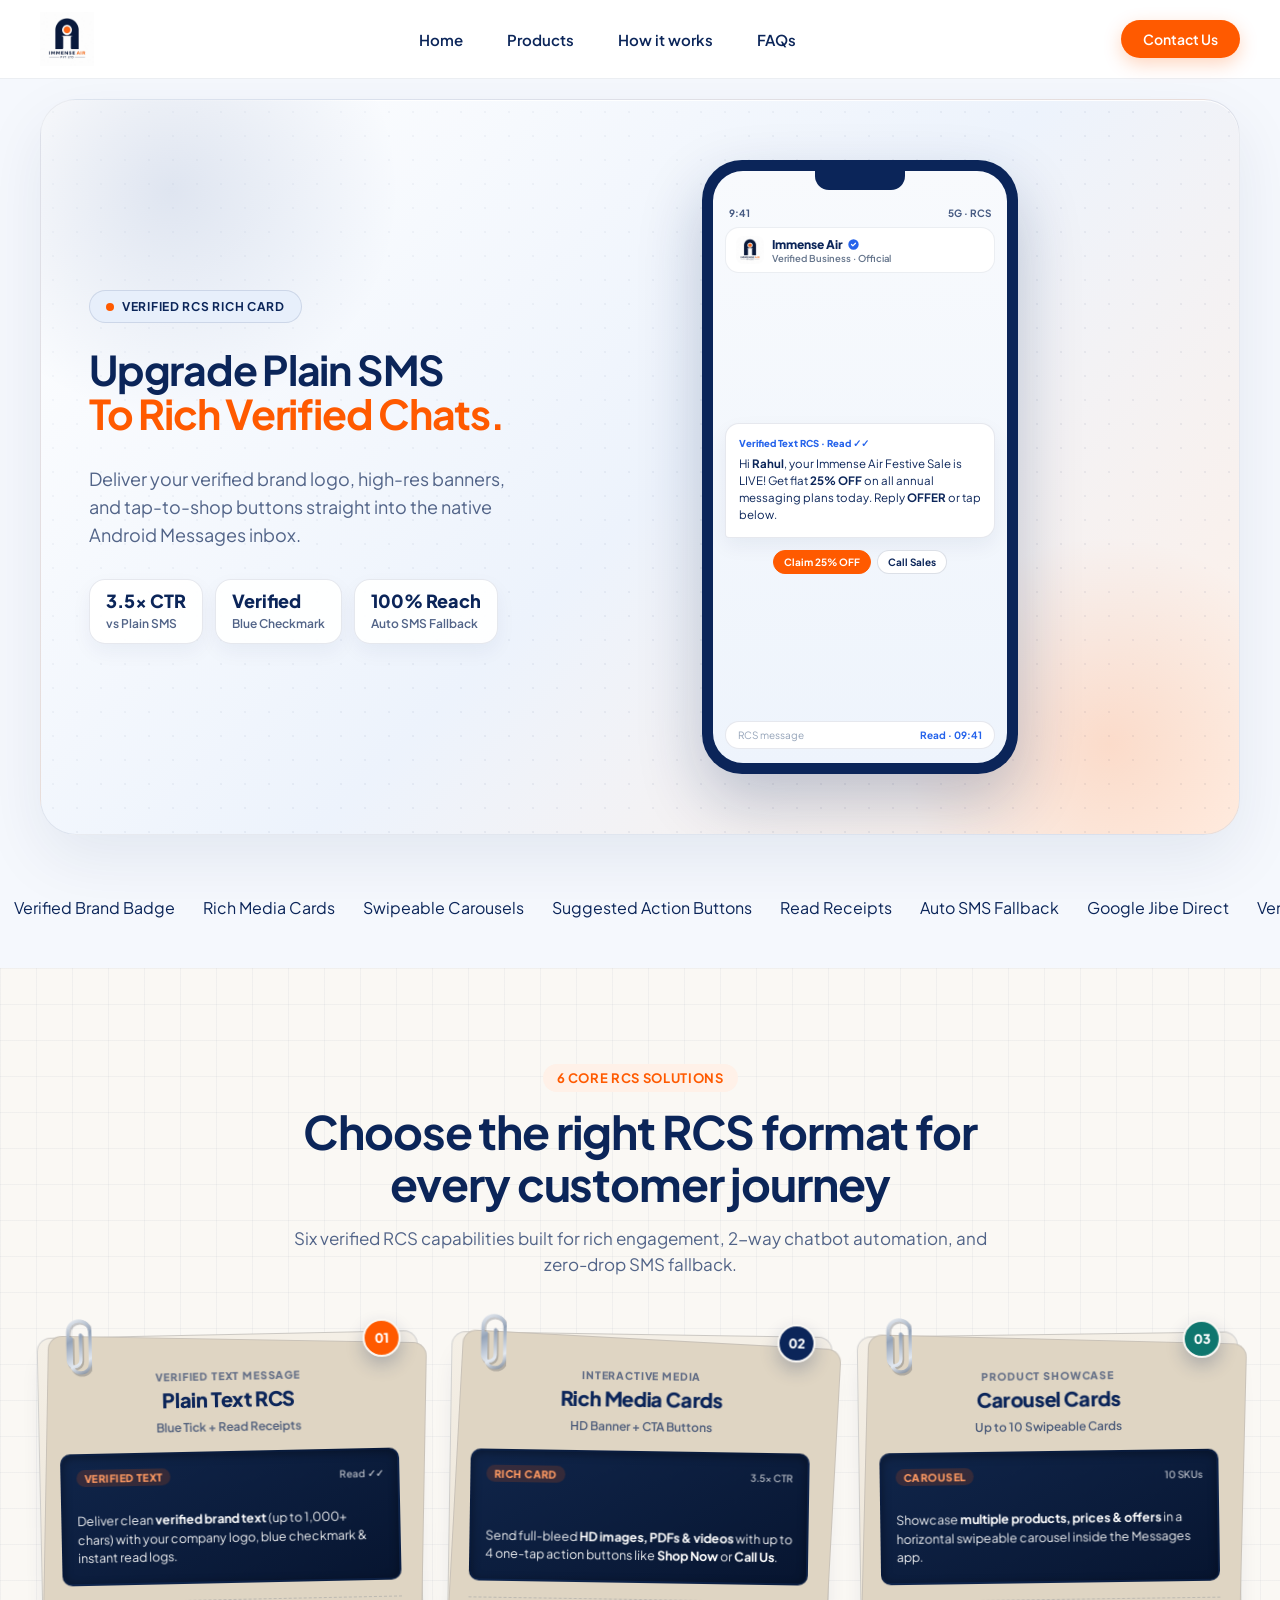
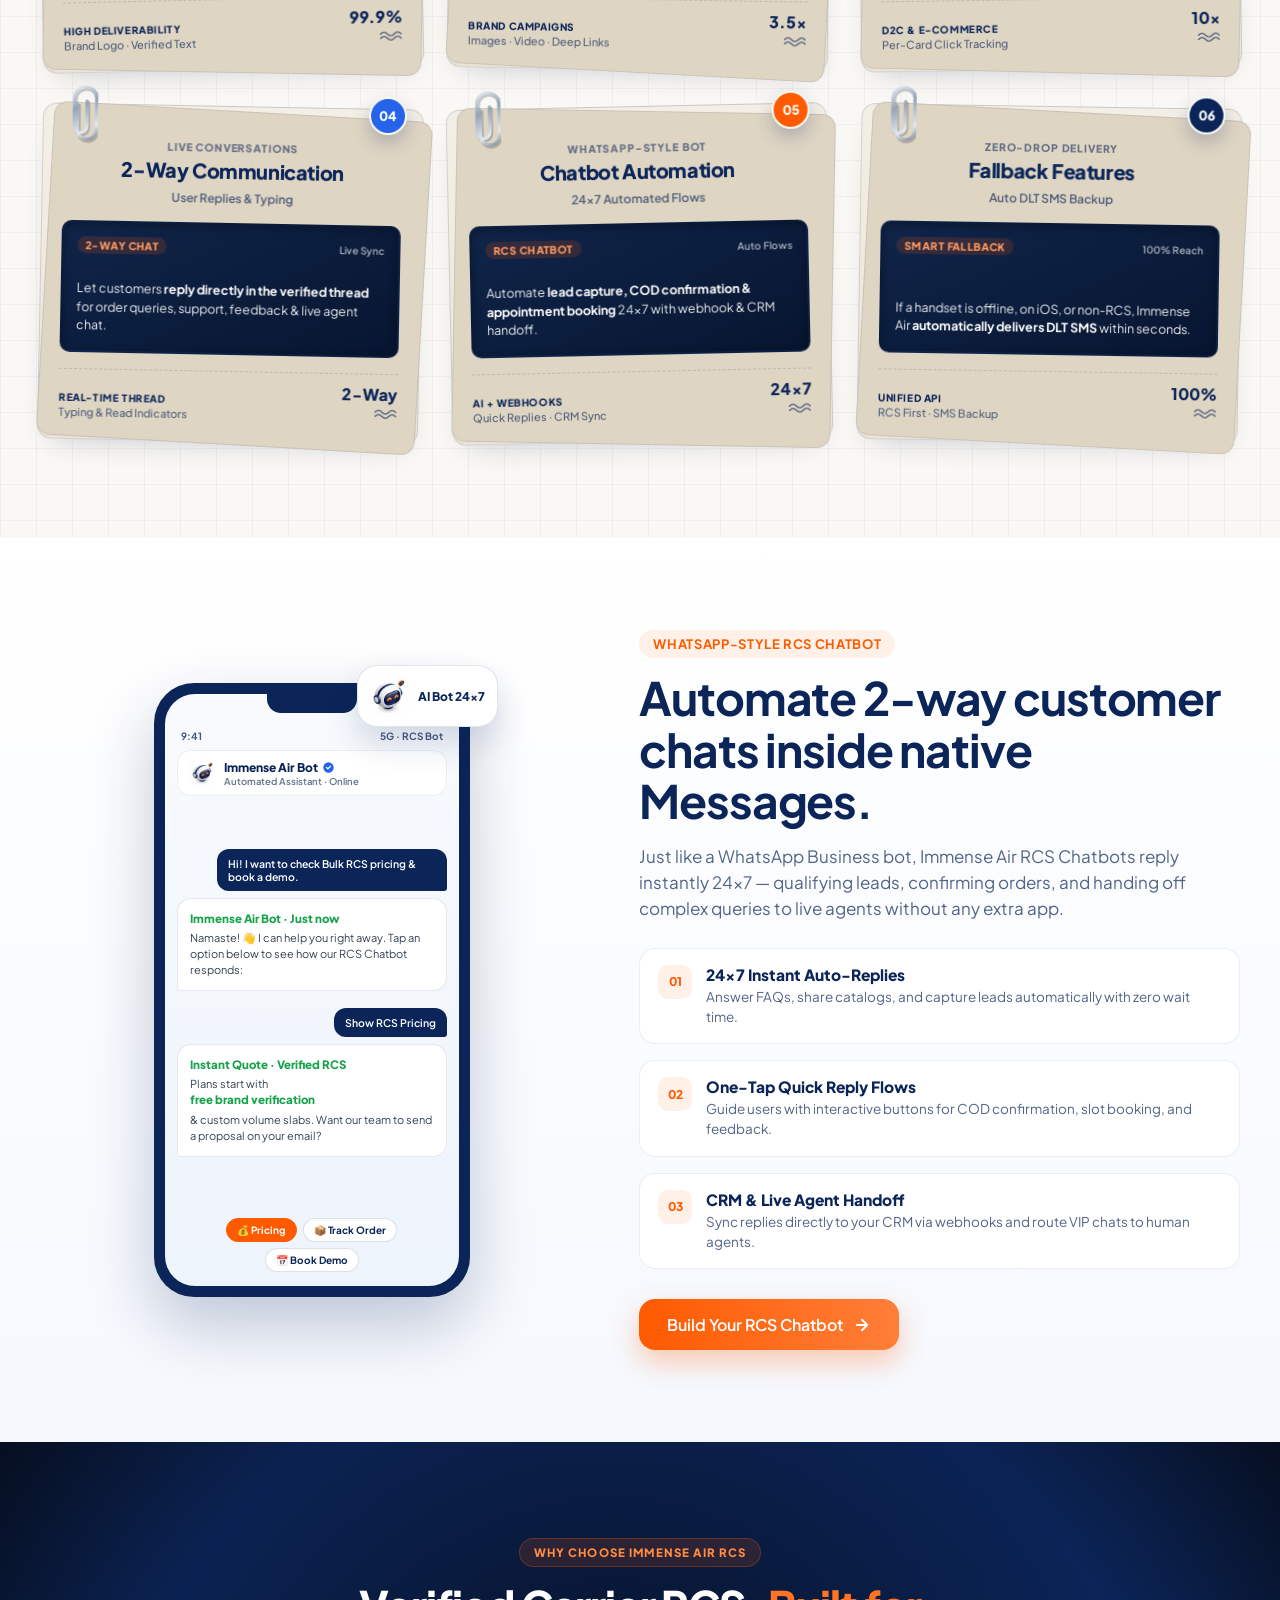
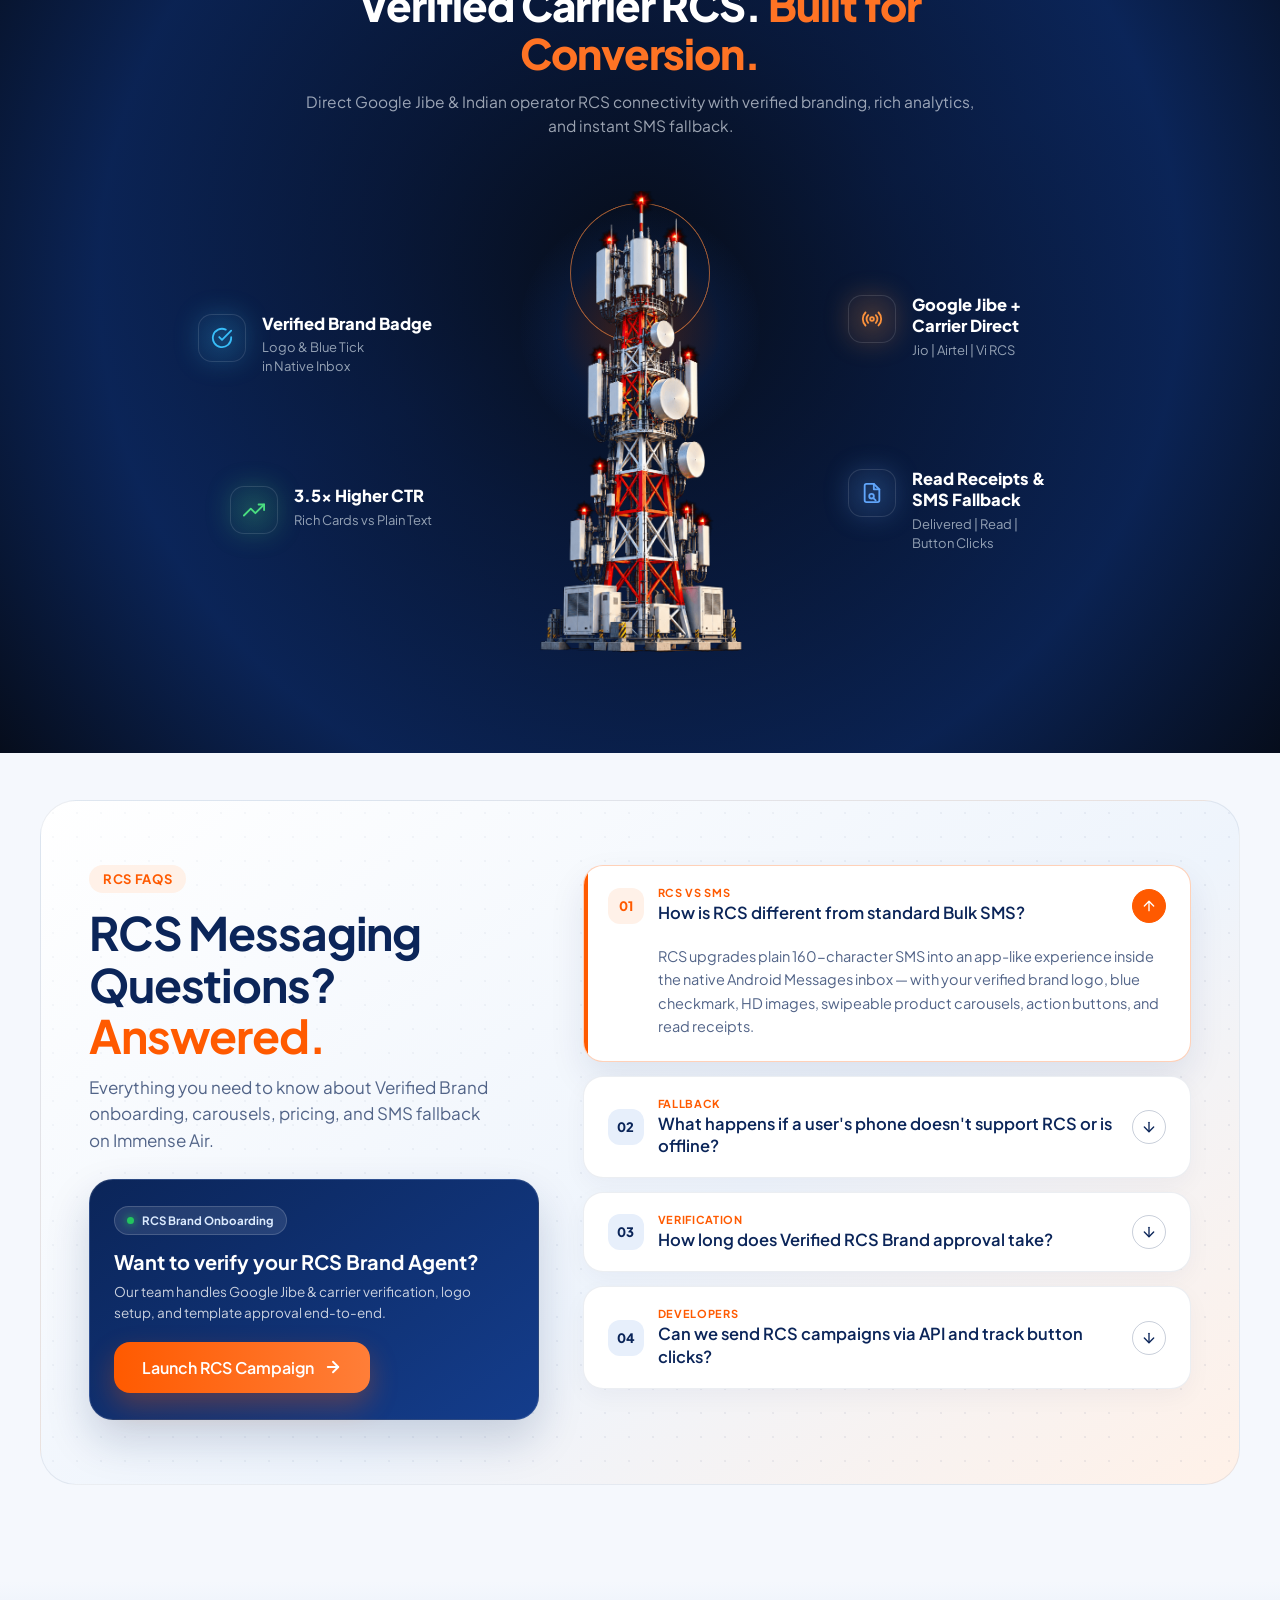
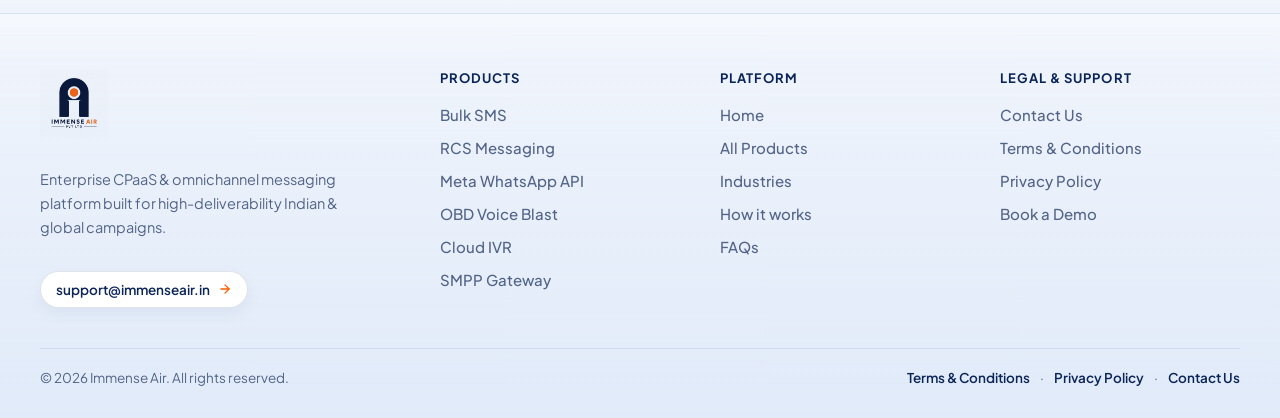
<file: rcs.html>
<!DOCTYPE html>
<html lang="en">
<head>
  <meta charset="UTF-8" />
  <meta name="viewport" content="width=device-width, initial-scale=1.0" />
  <title>RCS Business Messaging — Verified Brand, Carousels &amp; Rich Cards | Immense Air</title>
  <meta name="description" content="Launch Verified RCS Business Messaging with Immense Air: brand logo &amp; checkmark, rich media cards, swipeable carousels, interactive buttons, and automatic SMS fallback." />
  <link rel="icon" href="./assets/immense-air-logo.jpg" />
  <link rel="preconnect" href="https://fonts.googleapis.com" />
  <link rel="preconnect" href="https://fonts.gstatic.com" crossorigin />
  <link href="https://fonts.googleapis.com/css2?family=Google+Sans:ital,opsz,wght@0,17..18,400..700;1,17..18,400..700&family=Plus+Jakarta+Sans:wght@400;500;600;700;800&display=swap" rel="stylesheet" />
  <link rel="stylesheet" href="./styles.css" />
</head>
<body>
  <!-- Top Navigation -->
  <header class="site-header" id="siteHeader">
    <div class="header-inner">
      <a href="./index.html#top" class="brand-logo" aria-label="Immense Air Home">
        <img src="./assets/immense-air-logo.jpg" alt="Immense Air Logo" class="brand-logo-img" />
      </a>

      <nav class="desktop-nav" aria-label="Main Navigation">
        <a href="./index.html#top" class="nav-link">Home</a>
        <a href="./products.html" class="nav-link">Products</a>
        <a href="./index.html#how-it-works" class="nav-link">How it works</a>
        <a href="./index.html#faqs" class="nav-link">FAQs</a>
      </nav>

      <div class="header-actions">
        <a href="./contact.html" class="nav-cta">Contact Us</a>
        <button class="hamburger-btn" id="hamburgerBtn" aria-label="Toggle Menu" aria-expanded="false">
          <svg width="24" height="24" viewBox="0 0 24 24" fill="none" stroke="currentColor" stroke-width="2" stroke-linecap="round">
            <circle cx="4" cy="6" r="1.2" fill="currentColor" stroke="none" />
            <line x1="8" y1="6" x2="21" y2="6" />
            <circle cx="4" cy="12" r="1.2" fill="currentColor" stroke="none" />
            <line x1="8" y1="12" x2="21" y2="12" />
            <circle cx="4" cy="18" r="1.2" fill="currentColor" stroke="none" />
            <line x1="8" y1="18" x2="21" y2="18" />
          </svg>
        </button>
      </div>
    </div>

    <!-- Mobile Dropdown Menu -->
    <div class="mobile-menu" id="mobileMenu" aria-hidden="true">
      <a href="./index.html#top" class="mobile-nav-link">Home</a>
      <a href="./products.html" class="mobile-nav-link">Products</a>
      <a href="./index.html#how-it-works" class="mobile-nav-link">How it works</a>
      <a href="./index.html#faqs" class="mobile-nav-link">FAQs</a>
      <a href="./contact.html" class="mobile-nav-cta">Contact Us</a>
    </div>
  </header>

  <main id="top">
    <!-- Hero Section (Synced Verified RCS Phone + Left Hero Caption) -->
    <section class="hero-section">
      <div class="container">
        <div class="hero-card" id="heroCard">
          <div class="hero-grid-pattern" aria-hidden="true"></div>
          <div class="hero-glow hero-glow--blue" aria-hidden="true"></div>
          <div class="hero-glow hero-glow--orange" aria-hidden="true"></div>

          <div class="hero-grid">
            <div class="hero-content" id="rcsHeroCaption">
              <div class="hero-badge">
                <span class="badge-dot" aria-hidden="true"></span>
                <span id="rcsHeroBadgeText">VERIFIED RCS RICH CARD</span>
              </div>

              <h1 class="hero-title" id="rcsHeroTitle">
                <span class="title-primary">Upgrade Plain SMS</span>
                <span class="title-accent">To Rich Verified Chats.</span>
              </h1>

              <p class="hero-subtitle" id="rcsHeroSubtitle">
                Deliver your verified brand logo, high-res banners, and tap-to-shop buttons straight into the native Android Messages inbox.
              </p>

              <div class="sms-hero-stats" id="rcsHeroStats">
                <div class="sms-stat-chip">
                  <strong>3.5× CTR</strong>
                  <span>vs Plain SMS</span>
                </div>
                <div class="sms-stat-chip">
                  <strong>Verified</strong>
                  <span>Blue Checkmark</span>
                </div>
                <div class="sms-stat-chip">
                  <strong>100% Reach</strong>
                  <span>Auto SMS Fallback</span>
                </div>
              </div>
            </div>

            <div class="hero-visual sms-hero-visual">
              <div class="phone-mockup phone-mockup--sms-notif">
                <div class="phone-screen phone-screen--rcs">
                  <div class="phone-notch" aria-hidden="true"></div>
                  <div class="phone-statusbar">
                    <span>9:41</span>
                    <span class="statusbar-icons">5G · RCS</span>
                  </div>

                  <!-- Verified RCS Chat Header -->
                  <div class="rcs-phone-hdr">
                    <div class="rcs-phone-brand">
                      <img src="./assets/immense-air-logo.jpg" alt="Immense Air" class="rcs-phone-avatar" />
                      <div>
                        <div class="rcs-phone-name">
                          <span>Immense Air</span>
                          <svg viewBox="0 0 20 20" fill="currentColor" class="rcs-verified-tick" aria-label="Verified">
                            <path fill-rule="evenodd" d="M10 18a8 8 0 100-16 8 8 0 000 16zm3.707-9.293a1 1 0 00-1.414-1.414L9 10.586 7.707 9.293a1 1 0 00-1.414 1.414l2 2a1 1 0 001.414 0l4-4z" clip-rule="evenodd"/>
                          </svg>
                        </div>
                        <span class="rcs-phone-sub">Verified Business · Official</span>
                      </div>
                    </div>
                  </div>

                  <!-- RCS Interactive Slides -->
                  <div class="rcs-stage-wrap" id="rcsStageWrap" aria-live="polite">
                    <!-- Slide 0: Plain Text RCS -->
                    <div class="rcs-slide is-active" data-rcs="text">
                      <div class="rcs-text-bubble">
                        <div class="rcs-text-meta">Verified Text RCS · Read ✓✓</div>
                        <p>Hi <strong>Rahul</strong>, your Immense Air Festive Sale is LIVE! Get flat <strong>25% OFF</strong> on all annual messaging plans today. Reply <strong>OFFER</strong> or tap below.</p>
                      </div>
                      <div class="rcs-chip-row rcs-chip-row--wrap">
                        <span class="rcs-chip rcs-chip--accent">Claim 25% OFF</span>
                        <span class="rcs-chip">Call Sales</span>
                      </div>
                    </div>

                    <!-- Slide 1: Rich Card -->
                    <div class="rcs-slide" data-rcs="rich">
                      <div class="rcs-rich-card">
                        <img src="./assets/rcs-winter-banner.jpg" alt="Winter Sale RCS Banner" class="rcs-rich-img" />
                        <div class="rcs-rich-body">
                          <strong>Winter Collection · Flat 30% OFF</strong>
                          <p>Exclusive early-access deals for VIP members. Tap below to shop before midnight.</p>
                          <div class="rcs-action-row">
                            <span class="rcs-action-btn rcs-action-btn--primary">Shop Now</span>
                            <span class="rcs-action-btn">View Offers</span>
                          </div>
                        </div>
                      </div>
                    </div>

                    <!-- Slide 2: Product Carousel (Horizontal Swipeable Cards) -->
                    <div class="rcs-slide" data-rcs="carousel">
                      <div class="rcs-carousel-scroll">
                        <div class="rcs-mini-card">
                          <img src="./assets/rcs-cozy-jacket.jpg" alt="Cozy Jacket" />
                          <div class="rcs-mini-card-body">
                            <strong>Cozy Puffer Jacket</strong>
                            <span>₹2,499 · 20% OFF</span>
                            <span class="rcs-mini-btn">Buy Now</span>
                          </div>
                        </div>
                        <div class="rcs-mini-card">
                          <img src="./assets/rcs-warm-hoodie.jpg" alt="Warm Hoodie" />
                          <div class="rcs-mini-card-body">
                            <strong>Fleece Warm Hoodie</strong>
                            <span>₹1,599 · New</span>
                            <span class="rcs-mini-btn">Add to Bag</span>
                          </div>
                        </div>
                        <div class="rcs-mini-card">
                          <img src="./assets/rcs-winter-banner.jpg" alt="Winter Coat" />
                          <div class="rcs-mini-card-body">
                            <strong>Wool Overcoat</strong>
                            <span>₹3,299 · Limited</span>
                            <span class="rcs-mini-btn">View Item</span>
                          </div>
                        </div>
                      </div>
                      <div class="rcs-chip-row">
                        <span class="rcs-chip">← Swipe Cards →</span>
                        <span class="rcs-chip">View Full Catalog</span>
                      </div>
                    </div>

                    <!-- Slide 3: 2-Way RCS Chatbot (User <-> Bot Communication) -->
                    <div class="rcs-slide" data-rcs="bot">
                      <div class="rcs-chat-thread">
                        <div class="rcs-user-msg">Hi, track my order #IA-84920</div>
                        <div class="rcs-bot-bubble">
                          <strong>Immense Air Bot · Instant Reply</strong>
                          <p>Order <strong>#IA-84920</strong> is Out for Delivery! Arriving today by <strong>4:30 PM</strong>.</p>
                        </div>
                        <div class="rcs-user-msg">Can I reschedule to tomorrow?</div>
                        <div class="rcs-bot-bubble">
                          <strong>Slot Updated ✓</strong>
                          <p>Done! Rescheduled for <strong>Tomorrow, 11 AM</strong>.</p>
                        </div>
                      </div>
                      <div class="rcs-chip-row rcs-chip-row--wrap">
                        <span class="rcs-chip rcs-chip--accent">📍 Live Track</span>
                        <span class="rcs-chip">Talk to Agent</span>
                      </div>
                    </div>
                  </div>

                  <!-- RCS Input Bar -->
                  <div class="rcs-phone-input">
                    <span>RCS message</span>
                    <span class="rcs-read-receipt">Read · 09:41</span>
                  </div>
                </div>
              </div>
            </div>
          </div>
        </div>
      </div>
    </section>

    <!-- RCS Capabilities Ticker -->
    <section class="ticker-section" aria-label="RCS Features">
      <div class="ticker-track">
        <div class="ticker-group">
          <a href="#rcs-types" class="ticker-item">Verified Brand Badge</a>
          <a href="#rcs-types" class="ticker-item">Rich Media Cards</a>
          <a href="#rcs-types" class="ticker-item">Swipeable Carousels</a>
          <a href="#rcs-types" class="ticker-item">Suggested Action Buttons</a>
          <a href="#rcs-types" class="ticker-item">Read Receipts</a>
          <a href="#rcs-types" class="ticker-item">Auto SMS Fallback</a>
          <a href="#rcs-types" class="ticker-item">Google Jibe Direct</a>
        </div>
        <div class="ticker-group" aria-hidden="true">
          <a href="#rcs-types" class="ticker-item">Verified Brand Badge</a>
          <a href="#rcs-types" class="ticker-item">Rich Media Cards</a>
          <a href="#rcs-types" class="ticker-item">Swipeable Carousels</a>
          <a href="#rcs-types" class="ticker-item">Suggested Action Buttons</a>
          <a href="#rcs-types" class="ticker-item">Read Receipts</a>
          <a href="#rcs-types" class="ticker-item">Auto SMS Fallback</a>
          <a href="#rcs-types" class="ticker-item">Google Jibe Direct</a>
        </div>
      </div>
    </section>

    <!-- 6 Core RCS Solutions (Paper-Clipped Tactile Cards) -->
    <section class="sms-clip-section" id="rcs-types">
      <div class="container">
        <div class="section-header-center">
          <div class="section-tag">6 Core RCS Solutions</div>
          <h2 class="section-title">Choose the right RCS format for every customer journey</h2>
          <p class="section-subtitle">
            Six verified RCS capabilities built for rich engagement, 2-way chatbot automation, and zero-drop SMS fallback.
          </p>
        </div>

        <div class="sms-clip-grid sms-clip-grid--3col" id="rcsClipGrid">
          <!-- 01: Plain Text RCS -->
          <a href="./contact.html" class="sms-clip-card sms-clip-card--promo">
            <svg class="sms-clip-pin" viewBox="0 0 38 78" fill="none" aria-hidden="true">
              <defs>
                <linearGradient id="clipMetalRcs" x1="0" y1="0" x2="38" y2="78" gradientUnits="userSpaceOnUse">
                  <stop offset="0%" stop-color="#f8fafc"/>
                  <stop offset="35%" stop-color="#94a3b8"/>
                  <stop offset="70%" stop-color="#e2e8f0"/>
                  <stop offset="100%" stop-color="#475569"/>
                </linearGradient>
              </defs>
              <path d="M12 24V56C12 62.6274 17.3726 68 24 68C30.6274 68 36 62.6274 36 56V16C36 8.26801 29.732 2 22 2C14.268 2 8 8.26801 8 16V52C8 56.4183 11.5817 60 16 60C20.4183 60 24 56.4183 24 52V20" stroke="#0f172a" stroke-opacity="0.22" stroke-width="5.2" stroke-linecap="round" transform="translate(1.5, 2)"/>
              <path d="M12 24V56C12 62.6274 17.3726 68 24 68C30.6274 68 36 62.6274 36 56V16C36 8.26801 29.732 2 22 2C14.268 2 8 8.26801 8 16V52C8 56.4183 11.5817 60 16 60C20.4183 60 24 56.4183 24 52V20" stroke="url(#clipMetalRcs)" stroke-width="4.2" stroke-linecap="round"/>
            </svg>
            <span class="sms-clip-badge sms-clip-badge--orange">01</span>

            <div class="sms-clip-head">
              <span class="sms-clip-kicker">Verified Text Message</span>
              <h3 class="sms-clip-title">Plain Text RCS</h3>
              <span class="sms-clip-sub">Blue Tick + Read Receipts</span>
            </div>

            <div class="sms-clip-window">
              <div class="sms-clip-win-top">
                <span class="sms-clip-sender">VERIFIED TEXT</span>
                <span class="sms-clip-status">Read ✓✓</span>
              </div>
              <p class="sms-clip-msg">Deliver clean <strong>verified brand text</strong> (up to 1,000+ chars) with your company logo, blue checkmark &amp; instant read logs.</p>
            </div>

            <div class="sms-clip-foot">
              <div class="sms-clip-meta">
                <strong>HIGH DELIVERABILITY</strong>
                <span>Brand Logo · Verified Text</span>
              </div>
              <div class="sms-clip-num">
                <strong>99.9%</strong>
                <svg viewBox="0 0 28 14" fill="none" aria-hidden="true"><path d="M2 5c3-3 5-3 8 0s5 3 8 0 5-3 8 0M2 10c3-3 5-3 8 0s5 3 8 0 5-3 8 0" stroke="currentColor" stroke-width="1.6" stroke-linecap="round"/></svg>
              </div>
            </div>
          </a>

          <!-- 02: Rich Card -->
          <a href="./contact.html" class="sms-clip-card sms-clip-card--trans">
            <svg class="sms-clip-pin" viewBox="0 0 38 78" fill="none" aria-hidden="true">
              <path d="M12 24V56C12 62.6274 17.3726 68 24 68C30.6274 68 36 62.6274 36 56V16C36 8.26801 29.732 2 22 2C14.268 2 8 8.26801 8 16V52C8 56.4183 11.5817 60 16 60C20.4183 60 24 56.4183 24 52V20" stroke="#0f172a" stroke-opacity="0.22" stroke-width="5.2" stroke-linecap="round" transform="translate(1.5, 2)"/>
              <path d="M12 24V56C12 62.6274 17.3726 68 24 68C30.6274 68 36 62.6274 36 56V16C36 8.26801 29.732 2 22 2C14.268 2 8 8.26801 8 16V52C8 56.4183 11.5817 60 16 60C20.4183 60 24 56.4183 24 52V20" stroke="url(#clipMetalRcs)" stroke-width="4.2" stroke-linecap="round"/>
            </svg>
            <span class="sms-clip-badge sms-clip-badge--navy">02</span>

            <div class="sms-clip-head">
              <span class="sms-clip-kicker">Interactive Media</span>
              <h3 class="sms-clip-title">Rich Media Cards</h3>
              <span class="sms-clip-sub">HD Banner + CTA Buttons</span>
            </div>

            <div class="sms-clip-window">
              <div class="sms-clip-win-top">
                <span class="sms-clip-sender">RICH CARD</span>
                <span class="sms-clip-status">3.5× CTR</span>
              </div>
              <p class="sms-clip-msg">Send full-bleed <strong>HD images, PDFs &amp; videos</strong> with up to 4 one-tap action buttons like <strong>Shop Now</strong> or <strong>Call Us</strong>.</p>
            </div>

            <div class="sms-clip-foot">
              <div class="sms-clip-meta">
                <strong>BRAND CAMPAIGNS</strong>
                <span>Images · Video · Deep Links</span>
              </div>
              <div class="sms-clip-num">
                <strong>3.5×</strong>
                <svg viewBox="0 0 28 14" fill="none" aria-hidden="true"><path d="M2 5c3-3 5-3 8 0s5 3 8 0 5-3 8 0M2 10c3-3 5-3 8 0s5 3 8 0 5-3 8 0" stroke="currentColor" stroke-width="1.6" stroke-linecap="round"/></svg>
              </div>
            </div>
          </a>

          <!-- 03: Carousel Card -->
          <a href="./contact.html" class="sms-clip-card sms-clip-card--otp">
            <svg class="sms-clip-pin" viewBox="0 0 38 78" fill="none" aria-hidden="true">
              <path d="M12 24V56C12 62.6274 17.3726 68 24 68C30.6274 68 36 62.6274 36 56V16C36 8.26801 29.732 2 22 2C14.268 2 8 8.26801 8 16V52C8 56.4183 11.5817 60 16 60C20.4183 60 24 56.4183 24 52V20" stroke="#0f172a" stroke-opacity="0.22" stroke-width="5.2" stroke-linecap="round" transform="translate(1.5, 2)"/>
              <path d="M12 24V56C12 62.6274 17.3726 68 24 68C30.6274 68 36 62.6274 36 56V16C36 8.26801 29.732 2 22 2C14.268 2 8 8.26801 8 16V52C8 56.4183 11.5817 60 16 60C20.4183 60 24 56.4183 24 52V20" stroke="url(#clipMetalRcs)" stroke-width="4.2" stroke-linecap="round"/>
            </svg>
            <span class="sms-clip-badge sms-clip-badge--teal">03</span>

            <div class="sms-clip-head">
              <span class="sms-clip-kicker">Product Showcase</span>
              <h3 class="sms-clip-title">Carousel Cards</h3>
              <span class="sms-clip-sub">Up to 10 Swipeable Cards</span>
            </div>

            <div class="sms-clip-window">
              <div class="sms-clip-win-top">
                <span class="sms-clip-sender">CAROUSEL</span>
                <span class="sms-clip-status">10 SKUs</span>
              </div>
              <p class="sms-clip-msg">Showcase <strong>multiple products, prices &amp; offers</strong> in a horizontal swipeable carousel inside the Messages app.</p>
            </div>

            <div class="sms-clip-foot">
              <div class="sms-clip-meta">
                <strong>D2C &amp; E-COMMERCE</strong>
                <span>Per-Card Click Tracking</span>
              </div>
              <div class="sms-clip-num">
                <strong>10×</strong>
                <svg viewBox="0 0 28 14" fill="none" aria-hidden="true"><path d="M2 5c3-3 5-3 8 0s5 3 8 0 5-3 8 0M2 10c3-3 5-3 8 0s5 3 8 0 5-3 8 0" stroke="currentColor" stroke-width="1.6" stroke-linecap="round"/></svg>
              </div>
            </div>
          </a>

          <!-- 04: 2-Way Communication -->
          <a href="./contact.html" class="sms-clip-card sms-clip-card--pers">
            <svg class="sms-clip-pin" viewBox="0 0 38 78" fill="none" aria-hidden="true">
              <path d="M12 24V56C12 62.6274 17.3726 68 24 68C30.6274 68 36 62.6274 36 56V16C36 8.26801 29.732 2 22 2C14.268 2 8 8.26801 8 16V52C8 56.4183 11.5817 60 16 60C20.4183 60 24 56.4183 24 52V20" stroke="#0f172a" stroke-opacity="0.22" stroke-width="5.2" stroke-linecap="round" transform="translate(1.5, 2)"/>
              <path d="M12 24V56C12 62.6274 17.3726 68 24 68C30.6274 68 36 62.6274 36 56V16C36 8.26801 29.732 2 22 2C14.268 2 8 8.26801 8 16V52C8 56.4183 11.5817 60 16 60C20.4183 60 24 56.4183 24 52V20" stroke="url(#clipMetalRcs)" stroke-width="4.2" stroke-linecap="round"/>
            </svg>
            <span class="sms-clip-badge sms-clip-badge--blue">04</span>

            <div class="sms-clip-head">
              <span class="sms-clip-kicker">Live Conversations</span>
              <h3 class="sms-clip-title">2-Way Communication</h3>
              <span class="sms-clip-sub">User Replies &amp; Typing</span>
            </div>

            <div class="sms-clip-window">
              <div class="sms-clip-win-top">
                <span class="sms-clip-sender">2-WAY CHAT</span>
                <span class="sms-clip-status">Live Sync</span>
              </div>
              <p class="sms-clip-msg">Let customers <strong>reply directly in the verified thread</strong> for order queries, support, feedback &amp; live agent chat.</p>
            </div>

            <div class="sms-clip-foot">
              <div class="sms-clip-meta">
                <strong>REAL-TIME THREAD</strong>
                <span>Typing &amp; Read Indicators</span>
              </div>
              <div class="sms-clip-num">
                <strong>2-Way</strong>
                <svg viewBox="0 0 28 14" fill="none" aria-hidden="true"><path d="M2 5c3-3 5-3 8 0s5 3 8 0 5-3 8 0M2 10c3-3 5-3 8 0s5 3 8 0 5-3 8 0" stroke="currentColor" stroke-width="1.6" stroke-linecap="round"/></svg>
              </div>
            </div>
          </a>

          <!-- 05: Chatbot Automation -->
          <a href="./contact.html" class="sms-clip-card sms-clip-card--promo">
            <svg class="sms-clip-pin" viewBox="0 0 38 78" fill="none" aria-hidden="true">
              <path d="M12 24V56C12 62.6274 17.3726 68 24 68C30.6274 68 36 62.6274 36 56V16C36 8.26801 29.732 2 22 2C14.268 2 8 8.26801 8 16V52C8 56.4183 11.5817 60 16 60C20.4183 60 24 56.4183 24 52V20" stroke="#0f172a" stroke-opacity="0.22" stroke-width="5.2" stroke-linecap="round" transform="translate(1.5, 2)"/>
              <path d="M12 24V56C12 62.6274 17.3726 68 24 68C30.6274 68 36 62.6274 36 56V16C36 8.26801 29.732 2 22 2C14.268 2 8 8.26801 8 16V52C8 56.4183 11.5817 60 16 60C20.4183 60 24 56.4183 24 52V20" stroke="url(#clipMetalRcs)" stroke-width="4.2" stroke-linecap="round"/>
            </svg>
            <span class="sms-clip-badge sms-clip-badge--orange">05</span>

            <div class="sms-clip-head">
              <span class="sms-clip-kicker">WhatsApp-Style Bot</span>
              <h3 class="sms-clip-title">Chatbot Automation</h3>
              <span class="sms-clip-sub">24×7 Automated Flows</span>
            </div>

            <div class="sms-clip-window">
              <div class="sms-clip-win-top">
                <span class="sms-clip-sender">RCS CHATBOT</span>
                <span class="sms-clip-status">Auto Flows</span>
              </div>
              <p class="sms-clip-msg">Automate <strong>lead capture, COD confirmation &amp; appointment booking</strong> 24×7 with webhook &amp; CRM handoff.</p>
            </div>

            <div class="sms-clip-foot">
              <div class="sms-clip-meta">
                <strong>AI + WEBHOOKS</strong>
                <span>Quick Replies · CRM Sync</span>
              </div>
              <div class="sms-clip-num">
                <strong>24×7</strong>
                <svg viewBox="0 0 28 14" fill="none" aria-hidden="true"><path d="M2 5c3-3 5-3 8 0s5 3 8 0 5-3 8 0M2 10c3-3 5-3 8 0s5 3 8 0 5-3 8 0" stroke="currentColor" stroke-width="1.6" stroke-linecap="round"/></svg>
              </div>
            </div>
          </a>

          <!-- 06: Fallback Features -->
          <a href="./contact.html" class="sms-clip-card sms-clip-card--trans">
            <svg class="sms-clip-pin" viewBox="0 0 38 78" fill="none" aria-hidden="true">
              <path d="M12 24V56C12 62.6274 17.3726 68 24 68C30.6274 68 36 62.6274 36 56V16C36 8.26801 29.732 2 22 2C14.268 2 8 8.26801 8 16V52C8 56.4183 11.5817 60 16 60C20.4183 60 24 56.4183 24 52V20" stroke="#0f172a" stroke-opacity="0.22" stroke-width="5.2" stroke-linecap="round" transform="translate(1.5, 2)"/>
              <path d="M12 24V56C12 62.6274 17.3726 68 24 68C30.6274 68 36 62.6274 36 56V16C36 8.26801 29.732 2 22 2C14.268 2 8 8.26801 8 16V52C8 56.4183 11.5817 60 16 60C20.4183 60 24 56.4183 24 52V20" stroke="url(#clipMetalRcs)" stroke-width="4.2" stroke-linecap="round"/>
            </svg>
            <span class="sms-clip-badge sms-clip-badge--navy">06</span>

            <div class="sms-clip-head">
              <span class="sms-clip-kicker">Zero-Drop Delivery</span>
              <h3 class="sms-clip-title">Fallback Features</h3>
              <span class="sms-clip-sub">Auto DLT SMS Backup</span>
            </div>

            <div class="sms-clip-window">
              <div class="sms-clip-win-top">
                <span class="sms-clip-sender">SMART FALLBACK</span>
                <span class="sms-clip-status">100% Reach</span>
              </div>
              <p class="sms-clip-msg">If a handset is offline, on iOS, or non-RCS, Immense Air <strong>automatically delivers DLT SMS</strong> within seconds.</p>
            </div>

            <div class="sms-clip-foot">
              <div class="sms-clip-meta">
                <strong>UNIFIED API</strong>
                <span>RCS First · SMS Backup</span>
              </div>
              <div class="sms-clip-num">
                <strong>100%</strong>
                <svg viewBox="0 0 28 14" fill="none" aria-hidden="true"><path d="M2 5c3-3 5-3 8 0s5 3 8 0 5-3 8 0M2 10c3-3 5-3 8 0s5 3 8 0 5-3 8 0" stroke="currentColor" stroke-width="1.6" stroke-linecap="round"/></svg>
              </div>
            </div>
          </a>
        </div>
      </div>
    </section>

    <!-- Dedicated RCS Chatbot Section (User <-> Chatbot Interactive Flow + Corner Bot Badge) -->
    <section class="rcs-bot-section" id="rcs-chatbot">
      <div class="container">
        <div class="rcs-bot-grid">
          <div class="rcs-bot-visual">
            <div class="rcs-bot-phone-wrap">
              <!-- Floating Chatbot Mascot Image at Phone Corner -->
              <div class="rcs-bot-corner-badge" aria-hidden="true">
                <img src="./assets/rcs-chatbot-icon.png" alt="Immense Air RCS AI Chatbot" />
                <span>AI Bot 24×7</span>
              </div>

              <div class="phone-mockup phone-mockup--sms-notif">
                <div class="phone-screen phone-screen--rcs">
                  <div class="phone-notch" aria-hidden="true"></div>
                  <div class="phone-statusbar">
                    <span>9:41</span>
                    <span class="statusbar-icons">5G · RCS Bot</span>
                  </div>

                  <div class="rcs-phone-hdr">
                    <div class="rcs-phone-brand">
                      <img src="./assets/rcs-chatbot-icon.png" alt="RCS Chatbot" class="rcs-phone-avatar" />
                      <div>
                        <div class="rcs-phone-name">
                          <span>Immense Air Bot</span>
                          <svg viewBox="0 0 20 20" fill="currentColor" class="rcs-verified-tick" aria-label="Verified">
                            <path fill-rule="evenodd" d="M10 18a8 8 0 100-16 8 8 0 000 16zm3.707-9.293a1 1 0 00-1.414-1.414L9 10.586 7.707 9.293a1 1 0 00-1.414 1.414l2 2a1 1 0 001.414 0l4-4z" clip-rule="evenodd"/>
                          </svg>
                        </div>
                        <span class="rcs-phone-sub">Automated Assistant · Online</span>
                      </div>
                    </div>
                  </div>

                  <div class="rcs-bot-thread" id="rcsBotThread" aria-live="polite">
                    <div class="rcs-user-msg">Hi! I want to check Bulk RCS pricing &amp; book a demo.</div>
                    <div class="rcs-bot-bubble">
                      <strong>Immense Air Bot · Just now</strong>
                      <p>Namaste! 👋 I can help you right away. Tap an option below to see how our RCS Chatbot responds:</p>
                    </div>
                    <div class="rcs-user-msg" id="rcsBotUserReply">Show RCS Pricing</div>
                    <div class="rcs-bot-bubble" id="rcsBotAnswer">
                      <strong>Instant Quote · Verified RCS</strong>
                      <p>Plans start with <strong>free brand verification</strong> &amp; custom volume slabs. Want our team to send a proposal on your email?</p>
                    </div>
                  </div>

                  <div class="rcs-chip-row rcs-chip-row--wrap" id="rcsBotActions">
                    <button type="button" class="rcs-chip rcs-chip--btn is-selected" data-bot-q="Show RCS Pricing" data-bot-a="Plans start with <strong>free brand verification</strong> &amp; custom volume slabs. Want our team to send a proposal on your email?">💰 Pricing</button>
                    <button type="button" class="rcs-chip rcs-chip--btn" data-bot-q="Track Order #IA-84920" data-bot-a="Order <strong>#IA-84920</strong> is Out for Delivery and arriving today by <strong>4:30 PM</strong>. Live link sent!">📦 Track Order</button>
                    <button type="button" class="rcs-chip rcs-chip--btn" data-bot-q="Book a 15-min Demo" data-bot-a="Slot reserved! 📅 Pick <strong>11:30 AM</strong> or <strong>4:00 PM</strong> tomorrow and our RCS specialist will call you.">📅 Book Demo</button>
                  </div>
                </div>
              </div>
            </div>
          </div>

          <div class="rcs-bot-content">
            <div class="section-tag">WhatsApp-Style RCS Chatbot</div>
            <h2 class="section-title">Automate 2-way customer chats inside native Messages.</h2>
            <p class="section-subtitle">
              Just like a WhatsApp Business bot, Immense Air RCS Chatbots reply instantly 24×7 — qualifying leads, confirming orders, and handing off complex queries to live agents without any extra app.
            </p>

            <div class="rcs-bot-features">
              <div class="rcs-bot-feat-item">
                <span class="rcs-bot-feat-dot">01</span>
                <div>
                  <h3>24×7 Instant Auto-Replies</h3>
                  <p>Answer FAQs, share catalogs, and capture leads automatically with zero wait time.</p>
                </div>
              </div>
              <div class="rcs-bot-feat-item">
                <span class="rcs-bot-feat-dot">02</span>
                <div>
                  <h3>One-Tap Quick Reply Flows</h3>
                  <p>Guide users with interactive buttons for COD confirmation, slot booking, and feedback.</p>
                </div>
              </div>
              <div class="rcs-bot-feat-item">
                <span class="rcs-bot-feat-dot">03</span>
                <div>
                  <h3>CRM &amp; Live Agent Handoff</h3>
                  <p>Sync replies directly to your CRM via webhooks and route VIP chats to human agents.</p>
                </div>
              </div>
            </div>

            <a href="./contact.html" class="btn-primary-orange">
              <span>Build Your RCS Chatbot</span>
              <svg width="16" height="16" viewBox="0 0 24 24" fill="none" stroke="currentColor" stroke-width="2.5" stroke-linecap="round" stroke-linejoin="round">
                <line x1="5" y1="12" x2="19" y2="12" />
                <polyline points="12 5 19 12 12 19" />
              </svg>
            </a>
          </div>
        </div>
      </div>
    </section>

    <!-- Why Choose Immense Air RCS: Smoky Navy Tower Infrastructure -->
    <section class="sms-tower-section" id="rcs-features">
      <div class="container">
        <div class="sms-tower-header">
          <div class="sms-tower-tag">Why Choose Immense Air RCS</div>
          <h2 class="sms-tower-title">Verified Carrier RCS. <span>Built for Conversion.</span></h2>
          <p class="sms-tower-subtitle">
            Direct Google Jibe &amp; Indian operator RCS connectivity with verified branding, rich analytics, and instant SMS fallback.
          </p>
        </div>

        <div class="sms-tower-layout">
          <!-- Left Nodes -->
          <div class="sms-tower-col sms-tower-col--left">
            <div class="sms-tower-node">
              <div class="sms-tower-icon sms-tower-icon--cyan" aria-hidden="true">
                <svg viewBox="0 0 24 24" fill="none" stroke="currentColor" stroke-width="2" stroke-linecap="round" stroke-linejoin="round">
                  <path d="M22 11.08V12a10 10 0 1 1-5.93-9.14" />
                  <polyline points="22 4 12 14.01 9 11.01" />
                </svg>
              </div>
              <div class="sms-tower-copy">
                <h3>Verified Brand Badge</h3>
                <p>Logo &amp; Blue Tick<br>in Native Inbox</p>
              </div>
            </div>

            <div class="sms-tower-node">
              <div class="sms-tower-icon sms-tower-icon--green" aria-hidden="true">
                <svg viewBox="0 0 24 24" fill="none" stroke="currentColor" stroke-width="2" stroke-linecap="round" stroke-linejoin="round">
                  <polyline points="23 6 13.5 15.5 8.5 10.5 1 18" />
                  <polyline points="17 6 23 6 23 12" />
                </svg>
              </div>
              <div class="sms-tower-copy">
                <h3>3.5× Higher CTR</h3>
                <p>Rich Cards vs Plain Text</p>
              </div>
            </div>
          </div>

          <!-- Center Tower -->
          <div class="sms-tower-stage">
            <div class="sms-tower-glow" aria-hidden="true"></div>
            <div class="sms-tower-ring sms-tower-ring--1" aria-hidden="true"></div>
            <div class="sms-tower-ring sms-tower-ring--2" aria-hidden="true"></div>
            <img src="./assets/telecom-tower.png" alt="Immense Air Direct Carrier RCS Infrastructure" class="sms-tower-img" loading="lazy" />
          </div>

          <!-- Right Nodes -->
          <div class="sms-tower-col sms-tower-col--right">
            <div class="sms-tower-node">
              <div class="sms-tower-icon sms-tower-icon--orange" aria-hidden="true">
                <svg viewBox="0 0 24 24" fill="none" stroke="currentColor" stroke-width="2" stroke-linecap="round" stroke-linejoin="round">
                  <path d="M4.9 19.1C1 15.2 1 8.8 4.9 4.9" />
                  <path d="M7.8 16.2c-2.3-2.3-2.3-6.1 0-8.5" />
                  <circle cx="12" cy="12" r="2" />
                  <path d="M16.2 7.8c2.3 2.3 2.3 6.1 0 8.5" />
                  <path d="M19.1 4.9C23 8.8 23 15.1 19.1 19" />
                </svg>
              </div>
              <div class="sms-tower-copy">
                <h3>Google Jibe +<br>Carrier Direct</h3>
                <p>Jio | Airtel | Vi RCS</p>
              </div>
            </div>

            <div class="sms-tower-node">
              <div class="sms-tower-icon sms-tower-icon--blue" aria-hidden="true">
                <svg viewBox="0 0 24 24" fill="none" stroke="currentColor" stroke-width="2" stroke-linecap="round" stroke-linejoin="round">
                  <path d="M14 2H6a2 2 0 0 0-2 2v16a2 2 0 0 0 2 2h12a2 2 0 0 0 2-2V8z" />
                  <polyline points="14 2 14 8 20 8" />
                  <circle cx="11.5" cy="15.5" r="2.5" />
                  <path d="M13.5 17.5L16 20" />
                </svg>
              </div>
              <div class="sms-tower-copy">
                <h3>Read Receipts &amp;<br>SMS Fallback</h3>
                <p>Delivered | Read |<br>Button Clicks</p>
              </div>
            </div>
          </div>
        </div>
      </div>
    </section>

    <!-- RCS FAQs (Exact Home Split-Stage FAQ) -->
    <section class="faq-section" id="faqs">
      <div class="container">
        <div class="faq-card-wrapper">
          <div class="hero-grid-pattern" aria-hidden="true"></div>
          <div class="faq-split-grid">
            <div class="faq-left-col">
              <div class="section-tag">RCS FAQs</div>
              <h2 class="section-title faq-left-title">
                RCS Messaging Questions? <span class="title-accent">Answered.</span>
              </h2>
              <p class="section-subtitle faq-left-sub">
                Everything you need to know about Verified Brand onboarding, carousels, pricing, and SMS fallback on Immense Air.
              </p>

              <div class="faq-support-card">
                <div class="faq-support-pill">
                  <span class="bento-secure-dot" aria-hidden="true"></span>
                  <span>RCS Brand Onboarding</span>
                </div>
                <h3>Want to verify your RCS Brand Agent?</h3>
                <p>Our team handles Google Jibe &amp; carrier verification, logo setup, and template approval end-to-end.</p>
                <a href="./contact.html" class="btn-primary-orange">
                  <span>Launch RCS Campaign</span>
                  <svg width="16" height="16" viewBox="0 0 24 24" fill="none" stroke="currentColor" stroke-width="2.5" stroke-linecap="round" stroke-linejoin="round">
                    <line x1="5" y1="12" x2="19" y2="12" />
                    <polyline points="12 5 19 12 12 19" />
                  </svg>
                </a>
              </div>
            </div>

            <div class="faq-list" id="faqList">
              <div class="faq-item is-open">
                <button type="button" class="faq-trigger" aria-expanded="true">
                  <span class="faq-q-left">
                    <span class="faq-num">01</span>
                    <span class="faq-q-text">
                      <span class="faq-q-cat">RCS vs SMS</span>
                      <span class="faq-q-title">How is RCS different from standard Bulk SMS?</span>
                    </span>
                  </span>
                  <span class="faq-icon">
                    <svg viewBox="0 0 24 24" fill="none" stroke="currentColor" stroke-width="2" stroke-linecap="round" stroke-linejoin="round">
                      <line x1="12" y1="5" x2="12" y2="19" />
                      <polyline points="19 12 12 19 5 12" />
                    </svg>
                  </span>
                </button>
                <div class="faq-panel" style="max-height: 220px;">
                  <div class="faq-answer">
                    RCS upgrades plain 160-character SMS into an app-like experience inside the native Android Messages inbox — with your verified brand logo, blue checkmark, HD images, swipeable product carousels, action buttons, and read receipts.
                  </div>
                </div>
              </div>

              <div class="faq-item">
                <button type="button" class="faq-trigger" aria-expanded="false">
                  <span class="faq-q-left">
                    <span class="faq-num">02</span>
                    <span class="faq-q-text">
                      <span class="faq-q-cat">Fallback</span>
                      <span class="faq-q-title">What happens if a user's phone doesn't support RCS or is offline?</span>
                    </span>
                  </span>
                  <span class="faq-icon">
                    <svg viewBox="0 0 24 24" fill="none" stroke="currentColor" stroke-width="2" stroke-linecap="round" stroke-linejoin="round">
                      <line x1="12" y1="5" x2="12" y2="19" />
                      <polyline points="19 12 12 19 5 12" />
                    </svg>
                  </span>
                </button>
                <div class="faq-panel">
                  <div class="faq-answer">
                    Immense Air automatically falls back to standard DLT-verified SMS when a handset is offline or doesn't support RCS, guaranteeing 100% campaign reach without manual splitting.
                  </div>
                </div>
              </div>

              <div class="faq-item">
                <button type="button" class="faq-trigger" aria-expanded="false">
                  <span class="faq-q-left">
                    <span class="faq-num">03</span>
                    <span class="faq-q-text">
                      <span class="faq-q-cat">Verification</span>
                      <span class="faq-q-title">How long does Verified RCS Brand approval take?</span>
                    </span>
                  </span>
                  <span class="faq-icon">
                    <svg viewBox="0 0 24 24" fill="none" stroke="currentColor" stroke-width="2" stroke-linecap="round" stroke-linejoin="round">
                      <line x1="12" y1="5" x2="12" y2="19" />
                      <polyline points="19 12 12 19 5 12" />
                    </svg>
                  </span>
                </button>
                <div class="faq-panel">
                  <div class="faq-answer">
                    Once you share your brand logo, business details, and sample use case, our onboarding team submits your RCS Agent for verification and typically gets it live within 3–5 business days.
                  </div>
                </div>
              </div>

              <div class="faq-item">
                <button type="button" class="faq-trigger" aria-expanded="false">
                  <span class="faq-q-left">
                    <span class="faq-num">04</span>
                    <span class="faq-q-text">
                      <span class="faq-q-cat">Developers</span>
                      <span class="faq-q-title">Can we send RCS campaigns via API and track button clicks?</span>
                    </span>
                  </span>
                  <span class="faq-icon">
                    <svg viewBox="0 0 24 24" fill="none" stroke="currentColor" stroke-width="2" stroke-linecap="round" stroke-linejoin="round">
                      <line x1="12" y1="5" x2="12" y2="19" />
                      <polyline points="19 12 12 19 5 12" />
                    </svg>
                  </span>
                </button>
                <div class="faq-panel">
                  <div class="faq-answer">
                    Yes! Trigger rich cards, carousels, and suggested-reply flows via our unified REST API, and receive real-time webhooks for Delivered, Read, and Button Click events.
                  </div>
                </div>
              </div>
            </div>
          </div>
        </div>
      </div>
    </section>

    <!-- Footer Band -->
    <div class="bottom-band">
      <footer class="site-footer">
        <div class="container">
          <div class="footer-grid">
            <div class="footer-brand-col">
              <a href="./index.html#top" class="footer-brand-link" aria-label="Immense Air Home">
                <img src="./assets/immense-air-logo.jpg" alt="Immense Air" class="footer-logo-img" />
              </a>
              <p class="footer-brand-desc">
                Enterprise CPaaS &amp; omnichannel messaging platform built for high-deliverability Indian &amp; global campaigns.
              </p>
              <a href="./contact.html" class="footer-contact-pill">
                <span>support@immenseair.in</span>
                <svg viewBox="0 0 24 24" fill="none" stroke="currentColor" stroke-width="2.2" stroke-linecap="round" stroke-linejoin="round">
                  <line x1="5" y1="12" x2="19" y2="12" />
                  <polyline points="12 5 19 12 12 19" />
                </svg>
              </a>
            </div>

            <div class="footer-col">
              <h4 class="footer-col-title">Products</h4>
              <ul class="footer-col-list">
                <li><a href="./sms.html" class="footer-link">Bulk SMS</a></li>
                <li><a href="./rcs.html" class="footer-link">RCS Messaging</a></li>
                <li><a href="./whatsapp.html" class="footer-link">Meta WhatsApp API</a></li>
                <li><a href="./products.html?channel=obd" class="footer-link">OBD Voice Blast</a></li>
                <li><a href="./products.html?channel=ivr" class="footer-link">Cloud IVR</a></li>
                <li><a href="./products.html?channel=smpp" class="footer-link">SMPP Gateway</a></li>
              </ul>
            </div>

            <div class="footer-col">
              <h4 class="footer-col-title">Platform</h4>
              <ul class="footer-col-list">
                <li><a href="./index.html#top" class="footer-link">Home</a></li>
                <li><a href="./products.html" class="footer-link">All Products</a></li>
                <li><a href="./index.html#industries" class="footer-link">Industries</a></li>
                <li><a href="./index.html#how-it-works" class="footer-link">How it works</a></li>
                <li><a href="./index.html#faqs" class="footer-link">FAQs</a></li>
              </ul>
            </div>

            <div class="footer-col">
              <h4 class="footer-col-title">Legal &amp; Support</h4>
              <ul class="footer-col-list">
                <li><a href="./contact.html" class="footer-link">Contact Us</a></li>
                <li><a href="./terms.html" class="footer-link">Terms &amp; Conditions</a></li>
                <li><a href="./privacy.html" class="footer-link">Privacy Policy</a></li>
                <li><a href="./contact.html" class="footer-link">Book a Demo</a></li>
              </ul>
            </div>
          </div>

          <div class="footer-bottom-bar">
            <div class="footer-copy">
              &copy; 2026 Immense Air. All rights reserved.
            </div>
            <div class="footer-bottom-links">
              <a href="./terms.html">Terms &amp; Conditions</a>
              <span>&middot;</span>
              <a href="./privacy.html">Privacy Policy</a>
              <span>&middot;</span>
              <a href="./contact.html">Contact Us</a>
            </div>
          </div>
        </div>
      </footer>
    </div>
  </main>

  <script>
    (() => {
      const header = document.getElementById('siteHeader');
      const hamburgerBtn = document.getElementById('hamburgerBtn');
      const mobileMenu = document.getElementById('mobileMenu');
      function updateHeaderScroll() {
        if (header) header.classList.toggle('is-scrolled', window.scrollY > 24);
      }
      window.addEventListener('scroll', updateHeaderScroll, { passive: true });
      updateHeaderScroll();

      if (hamburgerBtn && mobileMenu) {
        hamburgerBtn.addEventListener('click', () => {
          const isOpen = mobileMenu.classList.toggle('is-open');
          hamburgerBtn.setAttribute('aria-expanded', String(isOpen));
          mobileMenu.setAttribute('aria-hidden', String(!isOpen));
        });
      }

      // 1. Synced RCS Hero Phone Slides & Left Caption
      const rcsCaptionData = {
        text: {
          badge: 'VERIFIED PLAIN TEXT RCS',
          primary: 'Verified Brand Text',
          accent: 'With Read Receipts.',
          sub: 'Send clean text campaigns with your verified brand logo, blue checkmark, and instant tap-to-act chips inside Android Messages.',
          stats: [['Blue Tick', 'Verified Sender'], ['Read ✓✓', 'Live Receipts'], ['100% Reach', 'Auto SMS Fallback']]
        },
        rich: {
          badge: 'VERIFIED RCS RICH CARD',
          primary: 'Upgrade Plain SMS',
          accent: 'To Rich Verified Chats.',
          sub: 'Deliver your verified brand logo, high-res banners, and tap-to-shop buttons straight into the native Android Messages inbox.',
          stats: [['3.5× CTR', 'vs Plain SMS'], ['Verified', 'Blue Checkmark'], ['100% Reach', 'Auto SMS Fallback']]
        },
        carousel: {
          badge: 'RCS PRODUCT CAROUSEL',
          primary: 'Showcase Up To 10',
          accent: 'Products In One Swipe.',
          sub: 'Let shoppers swipe through jackets, hoodies, prices, and direct checkout buttons without ever leaving their Messages app.',
          stats: [['10 Cards', 'Swipeable SKUs'], ['Per-Card', 'Click Tracking'], ['Rich UI', 'Zero App Install']]
        },
        bot: {
          badge: 'CONVERSATIONAL RCS BOT',
          primary: 'Turn Alerts Into',
          accent: 'Two-Way Conversations.',
          sub: 'Automate appointment confirmations, COD verification, and instant support with one-tap suggested reply chips.',
          stats: [['Read Logs', 'Live Receipts'], ['2-Way Bot', 'Webhook Ready'], ['24×7', 'Instant Replies']]
        }
      };

      const rcsOrder = ['text', 'rich', 'carousel', 'bot'];
      let rcsIdx = 0;
      const rcsCaption = document.getElementById('rcsHeroCaption');
      const rcsBadgeText = document.getElementById('rcsHeroBadgeText');
      const rcsTitle = document.getElementById('rcsHeroTitle');
      const rcsSubtitle = document.getElementById('rcsHeroSubtitle');
      const rcsStats = document.getElementById('rcsHeroStats');
      const rcsSlides = Array.from(document.querySelectorAll('.rcs-slide'));

      function activateRcsSlide(key) {
        const c = rcsCaptionData[key];
        if (!c) return;
        rcsIdx = Math.max(0, rcsOrder.indexOf(key));
        rcsSlides.forEach((s) => s.classList.toggle('is-active', s.dataset.rcs === key));
        if (rcsCaption) {
          rcsCaption.style.opacity = '0';
          rcsCaption.style.transform = 'translateY(6px)';
          setTimeout(() => {
            if (rcsBadgeText) rcsBadgeText.textContent = c.badge;
            if (rcsTitle) {
              rcsTitle.innerHTML = `<span class="title-primary">${c.primary}</span><span class="title-accent">${c.accent}</span>`;
            }
            if (rcsSubtitle) rcsSubtitle.textContent = c.sub;
            if (rcsStats) {
              rcsStats.innerHTML = c.stats.map(([v, l]) => `<div class="sms-stat-chip"><strong>${v}</strong><span>${l}</span></div>`).join('');
            }
            rcsCaption.style.opacity = '1';
            rcsCaption.style.transform = 'translateY(0)';
          }, 160);
        }
      }

      setInterval(() => {
        rcsIdx = (rcsIdx + 1) % rcsOrder.length;
        activateRcsSlide(rcsOrder[rcsIdx]);
      }, 3800);

      // 1b. Interactive RCS Chatbot Demo Buttons
      const botUserReply = document.getElementById('rcsBotUserReply');
      const botAnswer = document.getElementById('rcsBotAnswer');
      const botBtns = Array.from(document.querySelectorAll('[data-bot-q]'));
      botBtns.forEach((btn) => {
        btn.addEventListener('click', () => {
          botBtns.forEach((b) => b.classList.remove('is-selected'));
          btn.classList.add('is-selected');
          if (botUserReply) botUserReply.textContent = btn.dataset.botQ;
          if (botAnswer) {
            botAnswer.innerHTML = `<strong>Immense Air Bot · Instant Reply</strong><p>${btn.dataset.botA}</p>`;
          }
        });
      });

      // 2. FAQ Accordion
      document.querySelectorAll('.faq-trigger').forEach((btn) => {
        btn.addEventListener('click', () => {
          const item = btn.closest('.faq-item');
          const panel = item?.querySelector('.faq-panel');
          const isOpen = item.classList.contains('is-open');
          document.querySelectorAll('.faq-item.is-open').forEach((openItem) => {
            openItem.classList.remove('is-open');
            openItem.querySelector('.faq-trigger')?.setAttribute('aria-expanded', 'false');
            const p = openItem.querySelector('.faq-panel');
            if (p) p.style.maxHeight = '0px';
          });
          if (!isOpen && item && panel) {
            item.classList.add('is-open');
            btn.setAttribute('aria-expanded', 'true');
            panel.style.maxHeight = panel.scrollHeight + 'px';
          }
        });
      });
    })();
  </script>
</body>
</html>
</file>
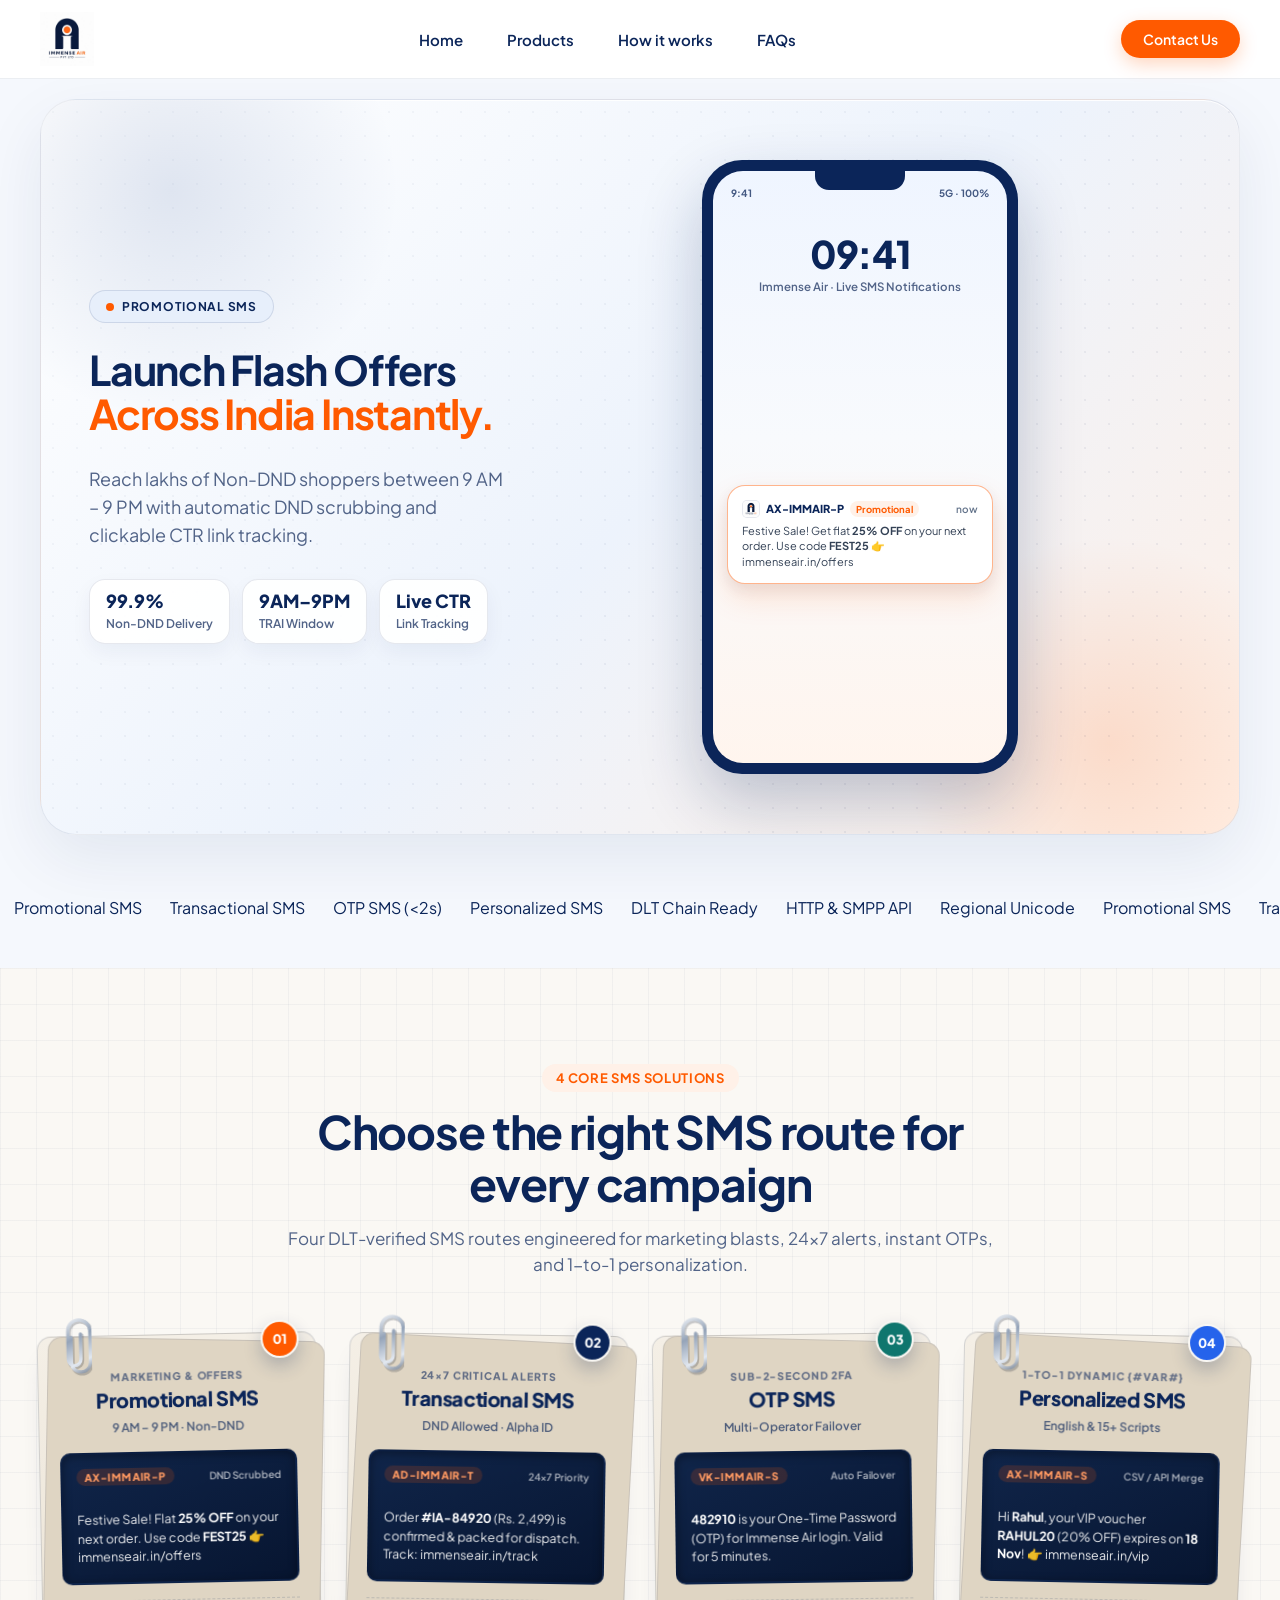
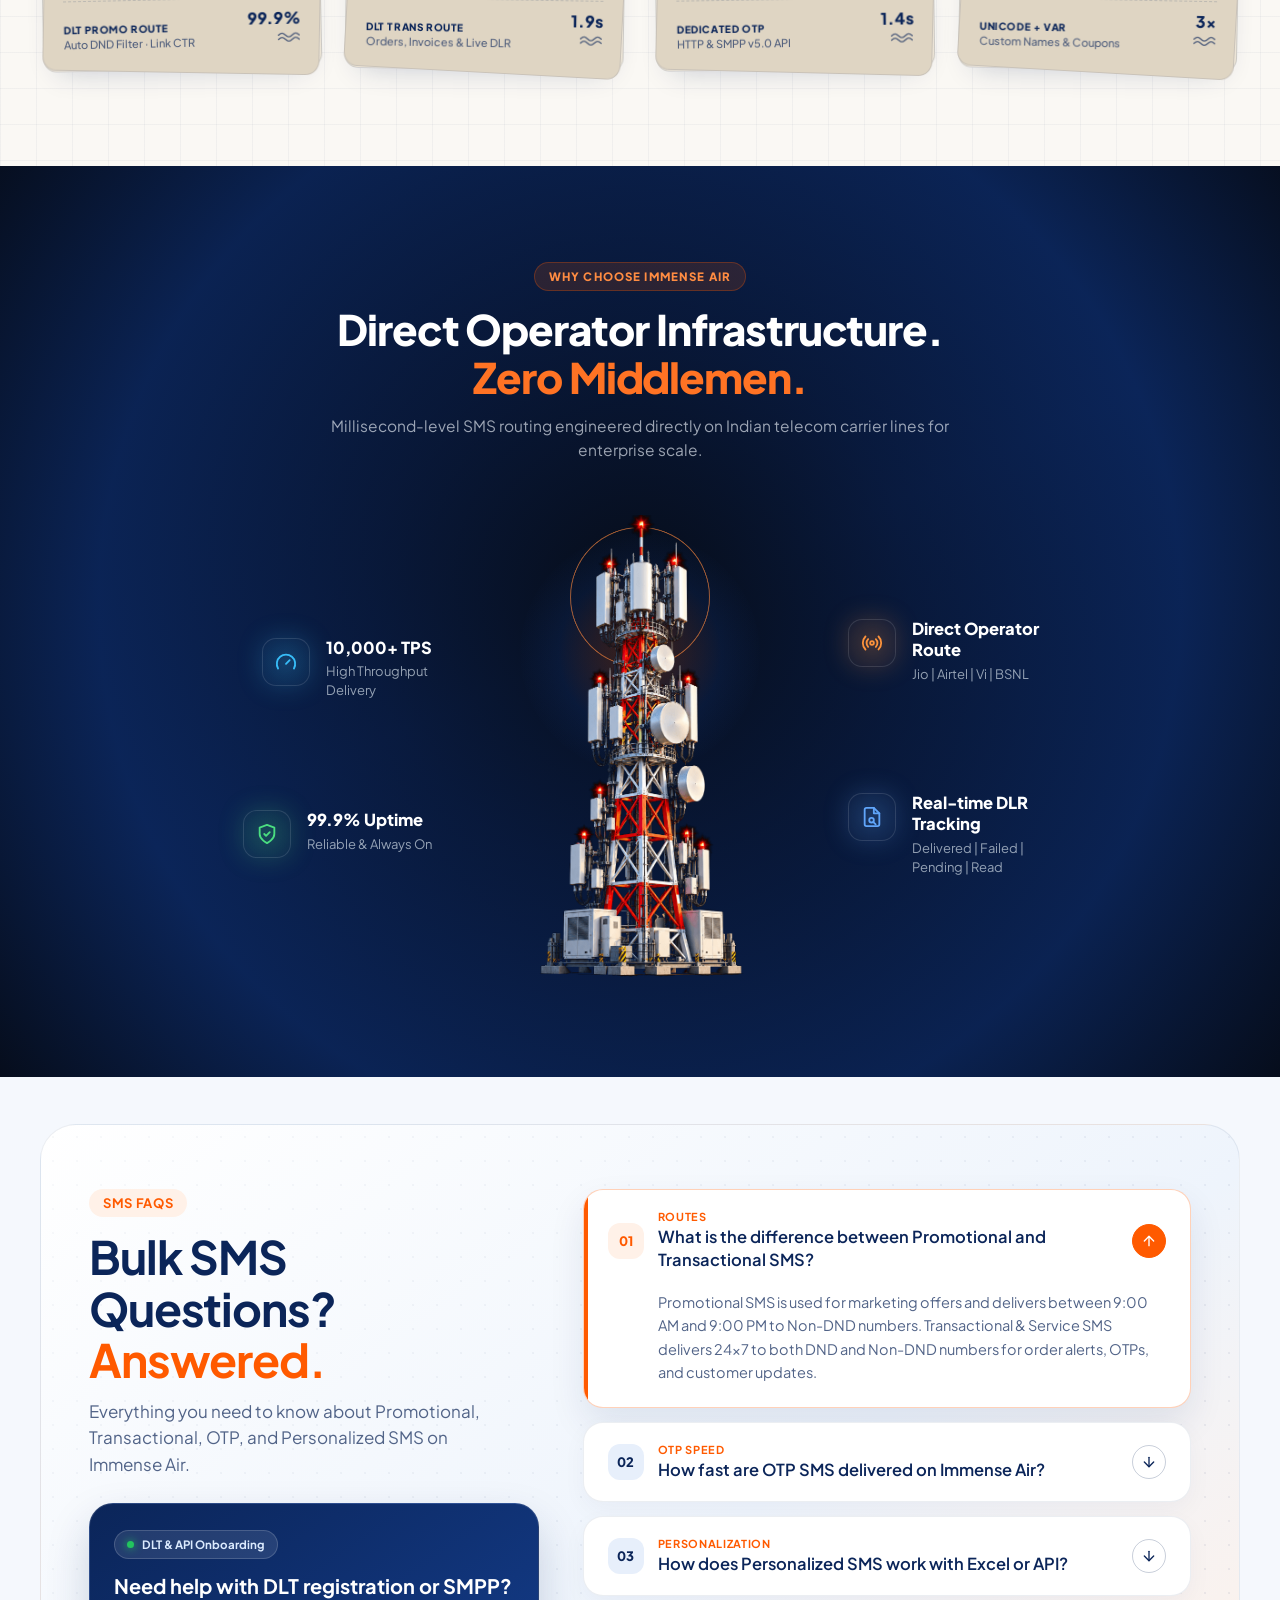
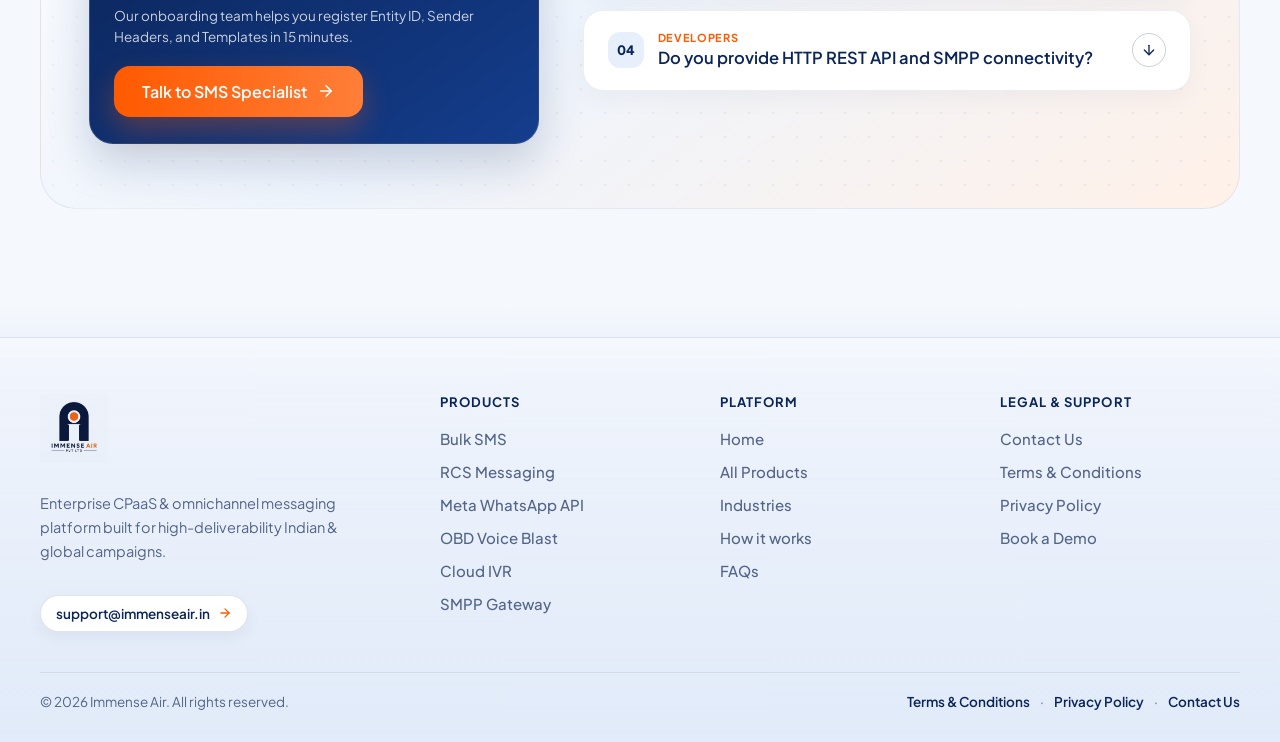
<file: sms.html>
<!DOCTYPE html>
<html lang="en">
<head>
  <meta charset="UTF-8" />
  <meta name="viewport" content="width=device-width, initial-scale=1.0" />
  <title>Bulk SMS — Promotional, Transactional, OTP &amp; Personalized SMS | Immense Air</title>
  <meta name="description" content="Enterprise Bulk SMS by Immense Air: Promotional SMS, Transactional SMS, ultra-fast OTP SMS, and Personalized SMS with 99.9% DLT delivery." />
  <link rel="icon" href="./assets/immense-air-logo.jpg" />
  <link rel="preconnect" href="https://fonts.googleapis.com" />
  <link rel="preconnect" href="https://fonts.gstatic.com" crossorigin />
  <link href="https://fonts.googleapis.com/css2?family=Google+Sans:ital,opsz,wght@0,17..18,400..700;1,17..18,400..700&family=Plus+Jakarta+Sans:wght@400;500;600;700;800&display=swap" rel="stylesheet" />
  <link rel="stylesheet" href="./styles.css" />
</head>
<body>
  <!-- Top Navigation -->
  <header class="site-header" id="siteHeader">
    <div class="header-inner">
      <a href="./index.html#top" class="brand-logo" aria-label="Immense Air Home">
        <img src="./assets/immense-air-logo.jpg" alt="Immense Air Logo" class="brand-logo-img" />
      </a>

      <nav class="desktop-nav" aria-label="Main Navigation">
        <a href="./index.html#top" class="nav-link">Home</a>
        <a href="./products.html" class="nav-link">Products</a>
        <a href="./index.html#how-it-works" class="nav-link">How it works</a>
        <a href="./index.html#faqs" class="nav-link">FAQs</a>
      </nav>

      <div class="header-actions">
        <a href="./contact.html" class="nav-cta">Contact Us</a>
        <button class="hamburger-btn" id="hamburgerBtn" aria-label="Toggle Menu" aria-expanded="false">
          <svg width="24" height="24" viewBox="0 0 24 24" fill="none" stroke="currentColor" stroke-width="2" stroke-linecap="round">
            <circle cx="4" cy="6" r="1.2" fill="currentColor" stroke="none" />
            <line x1="8" y1="6" x2="21" y2="6" />
            <circle cx="4" cy="12" r="1.2" fill="currentColor" stroke="none" />
            <line x1="8" y1="12" x2="21" y2="12" />
            <circle cx="4" cy="18" r="1.2" fill="currentColor" stroke="none" />
            <line x1="8" y1="18" x2="21" y2="18" />
          </svg>
        </button>
      </div>
    </div>

    <!-- Mobile Dropdown Menu -->
    <div class="mobile-menu" id="mobileMenu" aria-hidden="true">
      <a href="./index.html#top" class="mobile-nav-link">Home</a>
      <a href="./products.html" class="mobile-nav-link">Products</a>
      <a href="./index.html#how-it-works" class="mobile-nav-link">How it works</a>
      <a href="./index.html#faqs" class="mobile-nav-link">FAQs</a>
      <a href="./contact.html" class="mobile-nav-cta">Contact Us</a>
    </div>
  </header>

  <main id="top">
    <!-- Hero Section (Home-Style Interactive Phone + Zig-Zag Popout Cards) -->
    <section class="hero-section">
      <div class="container">
        <div class="hero-card" id="heroCard">
          <div class="hero-grid-pattern" aria-hidden="true"></div>
          <div class="hero-glow hero-glow--blue" aria-hidden="true"></div>
          <div class="hero-glow hero-glow--orange" aria-hidden="true"></div>

          <div class="hero-grid">
            <div class="hero-content" id="smsHeroCaption">
              <div class="hero-badge">
                <span class="badge-dot" aria-hidden="true"></span>
                <span id="smsHeroBadgeText">PROMOTIONAL SMS</span>
              </div>

              <h1 class="hero-title" id="smsHeroTitle">
                <span class="title-primary">Launch Flash Offers</span>
                <span class="title-accent">Across India Instantly.</span>
              </h1>

              <p class="hero-subtitle" id="smsHeroSubtitle">
                Reach lakhs of Non-DND shoppers between 9 AM – 9 PM with automatic DND scrubbing and clickable CTR link tracking.
              </p>

              <div class="sms-hero-stats" id="smsHeroStats">
                <div class="sms-stat-chip">
                  <strong>99.9%</strong>
                  <span>Non-DND Delivery</span>
                </div>
                <div class="sms-stat-chip">
                  <strong>9AM–9PM</strong>
                  <span>TRAI Window</span>
                </div>
                <div class="sms-stat-chip">
                  <strong>Live CTR</strong>
                  <span>Link Tracking</span>
                </div>
              </div>
            </div>

            <div class="hero-visual sms-hero-visual">
              <div class="phone-mockup phone-mockup--sms-notif">
                <div class="phone-screen phone-screen--notif">
                  <div class="phone-notch" aria-hidden="true"></div>
                  <div class="phone-statusbar">
                    <span>9:41</span>
                    <span class="statusbar-icons">5G · 100%</span>
                  </div>

                  <!-- Lockscreen / Notification Header -->
                  <div class="sms-lock-header">
                    <div class="sms-lock-clock" id="smsLockClock">09:41</div>
                    <div class="sms-lock-date">Immense Air · Live SMS Notifications</div>
                  </div>

                  <!-- Animated Message Notification Stack -->
                  <div class="sms-notif-stack" id="smsNotifStack" aria-live="polite">
                    <div class="sms-notif-card is-featured" data-notif="promotional">
                      <div class="sms-notif-top">
                        <div class="sms-notif-brand">
                          <img src="./assets/immense-air-logo.jpg" alt="" class="sms-notif-icon" />
                          <span class="sms-notif-sender">AX-IMMAIR-P</span>
                          <span class="sms-notif-tag">Promotional</span>
                        </div>
                        <span class="sms-notif-time">now</span>
                      </div>
                      <div class="sms-notif-body">
                        Festive Sale! Get flat <strong>25% OFF</strong> on your next order. Use code <strong>FEST25</strong> 👉 immenseair.in/offers
                      </div>
                    </div>

                    <div class="sms-notif-card" data-notif="otp">
                      <div class="sms-notif-top">
                        <div class="sms-notif-brand">
                          <img src="./assets/immense-air-logo.jpg" alt="" class="sms-notif-icon" />
                          <span class="sms-notif-sender">VK-IMMAIR-S</span>
                          <span class="sms-notif-tag">OTP · 1.4s</span>
                        </div>
                        <span class="sms-notif-time">1m ago</span>
                      </div>
                      <div class="sms-notif-body">
                        <strong>482910</strong> is your One-Time Password (OTP) for Immense Air login. Valid for 5 mins.
                      </div>
                    </div>

                    <div class="sms-notif-card" data-notif="transactional">
                      <div class="sms-notif-top">
                        <div class="sms-notif-brand">
                          <img src="./assets/immense-air-logo.jpg" alt="" class="sms-notif-icon" />
                          <span class="sms-notif-sender">AD-IMMAIR-T</span>
                          <span class="sms-notif-tag">Transactional</span>
                        </div>
                        <span class="sms-notif-time">2m ago</span>
                      </div>
                      <div class="sms-notif-body">
                        Order <strong>#IA-84920</strong> (Rs. 2,499) is confirmed &amp; packed for dispatch.
                      </div>
                    </div>

                    <div class="sms-notif-card" data-notif="personalized">
                      <div class="sms-notif-top">
                        <div class="sms-notif-brand">
                          <img src="./assets/immense-air-logo.jpg" alt="" class="sms-notif-icon" />
                          <span class="sms-notif-sender">AX-IMMAIR-S</span>
                          <span class="sms-notif-tag">Personalized</span>
                        </div>
                        <span class="sms-notif-time">4m ago</span>
                      </div>
                      <div class="sms-notif-body">
                        Hi <strong>Rahul</strong>, your VIP voucher <strong>RAHUL20</strong> expires on 18 Nov!
                      </div>
                    </div>
                  </div>
                </div>
              </div>
            </div>
          </div>
        </div>
      </div>
    </section>

    <!-- SMS Capabilities Ticker -->
    <section class="ticker-section" aria-label="SMS Features">
      <div class="ticker-track">
        <div class="ticker-group">
          <a href="#sms-types" class="ticker-item">Promotional SMS</a>
          <a href="#sms-types" class="ticker-item">Transactional SMS</a>
          <a href="#sms-types" class="ticker-item">OTP SMS (&lt;2s)</a>
          <a href="#sms-types" class="ticker-item">Personalized SMS</a>
          <a href="#sms-types" class="ticker-item">DLT Chain Ready</a>
          <a href="#sms-types" class="ticker-item">HTTP &amp; SMPP API</a>
          <a href="#sms-types" class="ticker-item">Regional Unicode</a>
        </div>
        <div class="ticker-group" aria-hidden="true">
          <a href="#sms-types" class="ticker-item">Promotional SMS</a>
          <a href="#sms-types" class="ticker-item">Transactional SMS</a>
          <a href="#sms-types" class="ticker-item">OTP SMS (&lt;2s)</a>
          <a href="#sms-types" class="ticker-item">Personalized SMS</a>
          <a href="#sms-types" class="ticker-item">DLT Chain Ready</a>
          <a href="#sms-types" class="ticker-item">HTTP &amp; SMPP API</a>
          <a href="#sms-types" class="ticker-item">Regional Unicode</a>
        </div>
      </div>
    </section>

    <!-- 4 Core SMS Solutions (Paper-Clipped Tactile Cards) -->
    <section class="sms-clip-section" id="sms-types">
      <div class="container">
        <div class="section-header-center">
          <div class="section-tag">4 Core SMS Solutions</div>
          <h2 class="section-title">Choose the right SMS route for every campaign</h2>
          <p class="section-subtitle">
            Four DLT-verified SMS routes engineered for marketing blasts, 24×7 alerts, instant OTPs, and 1-to-1 personalization.
          </p>
        </div>

        <div class="sms-clip-grid" id="smsClipGrid">
          <!-- 01: Promotional SMS -->
          <a href="./contact.html" class="sms-clip-card sms-clip-card--promo">
            <svg class="sms-clip-pin" viewBox="0 0 38 78" fill="none" aria-hidden="true">
              <defs>
                <linearGradient id="clipMetal1" x1="0" y1="0" x2="38" y2="78" gradientUnits="userSpaceOnUse">
                  <stop offset="0%" stop-color="#f8fafc"/>
                  <stop offset="35%" stop-color="#94a3b8"/>
                  <stop offset="70%" stop-color="#e2e8f0"/>
                  <stop offset="100%" stop-color="#475569"/>
                </linearGradient>
              </defs>
              <path d="M12 24V56C12 62.6274 17.3726 68 24 68C30.6274 68 36 62.6274 36 56V16C36 8.26801 29.732 2 22 2C14.268 2 8 8.26801 8 16V52C8 56.4183 11.5817 60 16 60C20.4183 60 24 56.4183 24 52V20" stroke="#0f172a" stroke-opacity="0.22" stroke-width="5.2" stroke-linecap="round" transform="translate(1.5, 2)"/>
              <path d="M12 24V56C12 62.6274 17.3726 68 24 68C30.6274 68 36 62.6274 36 56V16C36 8.26801 29.732 2 22 2C14.268 2 8 8.26801 8 16V52C8 56.4183 11.5817 60 16 60C20.4183 60 24 56.4183 24 52V20" stroke="url(#clipMetal1)" stroke-width="4.2" stroke-linecap="round"/>
            </svg>
            <span class="sms-clip-badge sms-clip-badge--orange">01</span>

            <div class="sms-clip-head">
              <span class="sms-clip-kicker">Marketing &amp; Offers</span>
              <h3 class="sms-clip-title">Promotional SMS</h3>
              <span class="sms-clip-sub">9 AM – 9 PM · Non-DND</span>
            </div>

            <div class="sms-clip-window">
              <div class="sms-clip-win-top">
                <span class="sms-clip-sender">AX-IMMAIR-P</span>
                <span class="sms-clip-status">DND Scrubbed</span>
              </div>
              <p class="sms-clip-msg">Festive Sale! Flat <strong>25% OFF</strong> on your next order. Use code <strong>FEST25</strong> 👉 immenseair.in/offers</p>
            </div>

            <div class="sms-clip-foot">
              <div class="sms-clip-meta">
                <strong>DLT PROMO ROUTE</strong>
                <span>Auto DND Filter · Link CTR</span>
              </div>
              <div class="sms-clip-num">
                <strong>99.9%</strong>
                <svg viewBox="0 0 28 14" fill="none" aria-hidden="true"><path d="M2 5c3-3 5-3 8 0s5 3 8 0 5-3 8 0M2 10c3-3 5-3 8 0s5 3 8 0 5-3 8 0" stroke="currentColor" stroke-width="1.6" stroke-linecap="round"/></svg>
              </div>
            </div>
          </a>

          <!-- 02: Transactional SMS -->
          <a href="./contact.html" class="sms-clip-card sms-clip-card--trans">
            <svg class="sms-clip-pin" viewBox="0 0 38 78" fill="none" aria-hidden="true">
              <path d="M12 24V56C12 62.6274 17.3726 68 24 68C30.6274 68 36 62.6274 36 56V16C36 8.26801 29.732 2 22 2C14.268 2 8 8.26801 8 16V52C8 56.4183 11.5817 60 16 60C20.4183 60 24 56.4183 24 52V20" stroke="#0f172a" stroke-opacity="0.22" stroke-width="5.2" stroke-linecap="round" transform="translate(1.5, 2)"/>
              <path d="M12 24V56C12 62.6274 17.3726 68 24 68C30.6274 68 36 62.6274 36 56V16C36 8.26801 29.732 2 22 2C14.268 2 8 8.26801 8 16V52C8 56.4183 11.5817 60 16 60C20.4183 60 24 56.4183 24 52V20" stroke="url(#clipMetal1)" stroke-width="4.2" stroke-linecap="round"/>
            </svg>
            <span class="sms-clip-badge sms-clip-badge--navy">02</span>

            <div class="sms-clip-head">
              <span class="sms-clip-kicker">24×7 Critical Alerts</span>
              <h3 class="sms-clip-title">Transactional SMS</h3>
              <span class="sms-clip-sub">DND Allowed · Alpha ID</span>
            </div>

            <div class="sms-clip-window">
              <div class="sms-clip-win-top">
                <span class="sms-clip-sender">AD-IMMAIR-T</span>
                <span class="sms-clip-status">24×7 Priority</span>
              </div>
              <p class="sms-clip-msg">Order <strong>#IA-84920</strong> (Rs. 2,499) is confirmed &amp; packed for dispatch. Track: immenseair.in/track</p>
            </div>

            <div class="sms-clip-foot">
              <div class="sms-clip-meta">
                <strong>DLT TRANS ROUTE</strong>
                <span>Orders, Invoices &amp; Live DLR</span>
              </div>
              <div class="sms-clip-num">
                <strong>1.9s</strong>
                <svg viewBox="0 0 28 14" fill="none" aria-hidden="true"><path d="M2 5c3-3 5-3 8 0s5 3 8 0 5-3 8 0M2 10c3-3 5-3 8 0s5 3 8 0 5-3 8 0" stroke="currentColor" stroke-width="1.6" stroke-linecap="round"/></svg>
              </div>
            </div>
          </a>

          <!-- 03: OTP SMS -->
          <a href="./contact.html" class="sms-clip-card sms-clip-card--otp">
            <svg class="sms-clip-pin" viewBox="0 0 38 78" fill="none" aria-hidden="true">
              <path d="M12 24V56C12 62.6274 17.3726 68 24 68C30.6274 68 36 62.6274 36 56V16C36 8.26801 29.732 2 22 2C14.268 2 8 8.26801 8 16V52C8 56.4183 11.5817 60 16 60C20.4183 60 24 56.4183 24 52V20" stroke="#0f172a" stroke-opacity="0.22" stroke-width="5.2" stroke-linecap="round" transform="translate(1.5, 2)"/>
              <path d="M12 24V56C12 62.6274 17.3726 68 24 68C30.6274 68 36 62.6274 36 56V16C36 8.26801 29.732 2 22 2C14.268 2 8 8.26801 8 16V52C8 56.4183 11.5817 60 16 60C20.4183 60 24 56.4183 24 52V20" stroke="url(#clipMetal1)" stroke-width="4.2" stroke-linecap="round"/>
            </svg>
            <span class="sms-clip-badge sms-clip-badge--teal">03</span>

            <div class="sms-clip-head">
              <span class="sms-clip-kicker">Sub-2-Second 2FA</span>
              <h3 class="sms-clip-title">OTP SMS</h3>
              <span class="sms-clip-sub">Multi-Operator Failover</span>
            </div>

            <div class="sms-clip-window">
              <div class="sms-clip-win-top">
                <span class="sms-clip-sender">VK-IMMAIR-S</span>
                <span class="sms-clip-status">Auto Failover</span>
              </div>
              <p class="sms-clip-msg"><strong>482910</strong> is your One-Time Password (OTP) for Immense Air login. Valid for 5 minutes.</p>
            </div>

            <div class="sms-clip-foot">
              <div class="sms-clip-meta">
                <strong>DEDICATED OTP</strong>
                <span>HTTP &amp; SMPP v5.0 API</span>
              </div>
              <div class="sms-clip-num">
                <strong>1.4s</strong>
                <svg viewBox="0 0 28 14" fill="none" aria-hidden="true"><path d="M2 5c3-3 5-3 8 0s5 3 8 0 5-3 8 0M2 10c3-3 5-3 8 0s5 3 8 0 5-3 8 0" stroke="currentColor" stroke-width="1.6" stroke-linecap="round"/></svg>
              </div>
            </div>
          </a>

          <!-- 04: Personalized SMS -->
          <a href="./contact.html" class="sms-clip-card sms-clip-card--pers">
            <svg class="sms-clip-pin" viewBox="0 0 38 78" fill="none" aria-hidden="true">
              <path d="M12 24V56C12 62.6274 17.3726 68 24 68C30.6274 68 36 62.6274 36 56V16C36 8.26801 29.732 2 22 2C14.268 2 8 8.26801 8 16V52C8 56.4183 11.5817 60 16 60C20.4183 60 24 56.4183 24 52V20" stroke="#0f172a" stroke-opacity="0.22" stroke-width="5.2" stroke-linecap="round" transform="translate(1.5, 2)"/>
              <path d="M12 24V56C12 62.6274 17.3726 68 24 68C30.6274 68 36 62.6274 36 56V16C36 8.26801 29.732 2 22 2C14.268 2 8 8.26801 8 16V52C8 56.4183 11.5817 60 16 60C20.4183 60 24 56.4183 24 52V20" stroke="url(#clipMetal1)" stroke-width="4.2" stroke-linecap="round"/>
            </svg>
            <span class="sms-clip-badge sms-clip-badge--blue">04</span>

            <div class="sms-clip-head">
              <span class="sms-clip-kicker">1-to-1 Dynamic {#var#}</span>
              <h3 class="sms-clip-title">Personalized SMS</h3>
              <span class="sms-clip-sub">English &amp; 15+ Scripts</span>
            </div>

            <div class="sms-clip-window">
              <div class="sms-clip-win-top">
                <span class="sms-clip-sender">AX-IMMAIR-S</span>
                <span class="sms-clip-status">CSV / API Merge</span>
              </div>
              <p class="sms-clip-msg">Hi <strong>Rahul</strong>, your VIP voucher <strong>RAHUL20</strong> (20% OFF) expires on <strong>18 Nov</strong>! 👉 immenseair.in/vip</p>
            </div>

            <div class="sms-clip-foot">
              <div class="sms-clip-meta">
                <strong>UNICODE + VAR</strong>
                <span>Custom Names &amp; Coupons</span>
              </div>
              <div class="sms-clip-num">
                <strong>3×</strong>
                <svg viewBox="0 0 28 14" fill="none" aria-hidden="true"><path d="M2 5c3-3 5-3 8 0s5 3 8 0 5-3 8 0M2 10c3-3 5-3 8 0s5 3 8 0 5-3 8 0" stroke="currentColor" stroke-width="1.6" stroke-linecap="round"/></svg>
              </div>
            </div>
          </a>
        </div>
      </div>
    </section>

    <!-- Why Choose Immense Air: Direct Operator Tower Infrastructure -->
    <section class="sms-tower-section" id="sms-features">
      <div class="container">
        <div class="sms-tower-header">
          <div class="sms-tower-tag">Why Choose Immense Air</div>
          <h2 class="sms-tower-title">Direct Operator Infrastructure. <span>Zero Middlemen.</span></h2>
          <p class="sms-tower-subtitle">
            Millisecond-level SMS routing engineered directly on Indian telecom carrier lines for enterprise scale.
          </p>
        </div>

        <div class="sms-tower-layout">
          <!-- Left Nodes -->
          <div class="sms-tower-col sms-tower-col--left">
            <div class="sms-tower-node">
              <div class="sms-tower-icon sms-tower-icon--cyan" aria-hidden="true">
                <svg viewBox="0 0 24 24" fill="none" stroke="currentColor" stroke-width="2" stroke-linecap="round" stroke-linejoin="round">
                  <path d="M12 14l4-4" />
                  <path d="M3.34 19a10 10 0 1 1 17.32 0" />
                </svg>
              </div>
              <div class="sms-tower-copy">
                <h3>10,000+ TPS</h3>
                <p>High Throughput<br>Delivery</p>
              </div>
            </div>

            <div class="sms-tower-node">
              <div class="sms-tower-icon sms-tower-icon--green" aria-hidden="true">
                <svg viewBox="0 0 24 24" fill="none" stroke="currentColor" stroke-width="2" stroke-linecap="round" stroke-linejoin="round">
                  <path d="M12 22s8-4 8-10V5l-8-3-8 3v7c0 6 8 10 8 10z" />
                  <polyline points="9 12 11 14 15 10" />
                </svg>
              </div>
              <div class="sms-tower-copy">
                <h3>99.9% Uptime</h3>
                <p>Reliable &amp; Always On</p>
              </div>
            </div>
          </div>

          <!-- Center Tower -->
          <div class="sms-tower-stage">
            <div class="sms-tower-glow" aria-hidden="true"></div>
            <div class="sms-tower-ring sms-tower-ring--1" aria-hidden="true"></div>
            <div class="sms-tower-ring sms-tower-ring--2" aria-hidden="true"></div>
            <img src="./assets/telecom-tower.png" alt="Immense Air Direct Operator Telecom Tower" class="sms-tower-img" loading="lazy" />
          </div>

          <!-- Right Nodes -->
          <div class="sms-tower-col sms-tower-col--right">
            <div class="sms-tower-node">
              <div class="sms-tower-icon sms-tower-icon--orange" aria-hidden="true">
                <svg viewBox="0 0 24 24" fill="none" stroke="currentColor" stroke-width="2" stroke-linecap="round" stroke-linejoin="round">
                  <path d="M4.9 19.1C1 15.2 1 8.8 4.9 4.9" />
                  <path d="M7.8 16.2c-2.3-2.3-2.3-6.1 0-8.5" />
                  <circle cx="12" cy="12" r="2" />
                  <path d="M16.2 7.8c2.3 2.3 2.3 6.1 0 8.5" />
                  <path d="M19.1 4.9C23 8.8 23 15.1 19.1 19" />
                </svg>
              </div>
              <div class="sms-tower-copy">
                <h3>Direct Operator<br>Route</h3>
                <p>Jio | Airtel | Vi | BSNL</p>
              </div>
            </div>

            <div class="sms-tower-node">
              <div class="sms-tower-icon sms-tower-icon--blue" aria-hidden="true">
                <svg viewBox="0 0 24 24" fill="none" stroke="currentColor" stroke-width="2" stroke-linecap="round" stroke-linejoin="round">
                  <path d="M14 2H6a2 2 0 0 0-2 2v16a2 2 0 0 0 2 2h12a2 2 0 0 0 2-2V8z" />
                  <polyline points="14 2 14 8 20 8" />
                  <circle cx="11.5" cy="15.5" r="2.5" />
                  <path d="M13.5 17.5L16 20" />
                </svg>
              </div>
              <div class="sms-tower-copy">
                <h3>Real-time DLR<br>Tracking</h3>
                <p>Delivered | Failed |<br>Pending | Read</p>
              </div>
            </div>
          </div>
        </div>
      </div>
    </section>

    <!-- SMS FAQs (Exact Home Split-Stage FAQ) -->
    <section class="faq-section" id="faqs">
      <div class="container">
        <div class="faq-card-wrapper">
          <div class="hero-grid-pattern" aria-hidden="true"></div>
          <div class="faq-split-grid">
            <div class="faq-left-col">
              <div class="section-tag">SMS FAQs</div>
              <h2 class="section-title faq-left-title">
                Bulk SMS Questions? <span class="title-accent">Answered.</span>
              </h2>
              <p class="section-subtitle faq-left-sub">
                Everything you need to know about Promotional, Transactional, OTP, and Personalized SMS on Immense Air.
              </p>

              <div class="faq-support-card">
                <div class="faq-support-pill">
                  <span class="bento-secure-dot" aria-hidden="true"></span>
                  <span>DLT &amp; API Onboarding</span>
                </div>
                <h3>Need help with DLT registration or SMPP?</h3>
                <p>Our onboarding team helps you register Entity ID, Sender Headers, and Templates in 15 minutes.</p>
                <a href="./contact.html" class="btn-primary-orange">
                  <span>Talk to SMS Specialist</span>
                  <svg viewBox="0 0 24 24" fill="none" stroke="currentColor" stroke-width="2.2" stroke-linecap="round" stroke-linejoin="round">
                    <line x1="5" y1="12" x2="19" y2="12" />
                    <polyline points="12 5 19 12 12 19" />
                  </svg>
                </a>
              </div>
            </div>

            <div class="faq-list">
              <div class="faq-item is-open">
                <button type="button" class="faq-trigger" aria-expanded="true">
                  <span class="faq-q-left">
                    <span class="faq-num">01</span>
                    <span class="faq-q-text">
                      <span class="faq-q-cat">Routes</span>
                      <span class="faq-q-title">What is the difference between Promotional and Transactional SMS?</span>
                    </span>
                  </span>
                  <span class="faq-icon">
                    <svg viewBox="0 0 24 24" fill="none" stroke="currentColor" stroke-width="2" stroke-linecap="round" stroke-linejoin="round">
                      <line x1="12" y1="5" x2="12" y2="19" />
                      <polyline points="19 12 12 19 5 12" />
                    </svg>
                  </span>
                </button>
                <div class="faq-panel" style="max-height: 220px;">
                  <div class="faq-answer">
                    Promotional SMS is used for marketing offers and delivers between 9:00 AM and 9:00 PM to Non-DND numbers. Transactional &amp; Service SMS delivers 24×7 to both DND and Non-DND numbers for order alerts, OTPs, and customer updates.
                  </div>
                </div>
              </div>

              <div class="faq-item">
                <button type="button" class="faq-trigger" aria-expanded="false">
                  <span class="faq-q-left">
                    <span class="faq-num">02</span>
                    <span class="faq-q-text">
                      <span class="faq-q-cat">OTP Speed</span>
                      <span class="faq-q-title">How fast are OTP SMS delivered on Immense Air?</span>
                    </span>
                  </span>
                  <span class="faq-icon">
                    <svg viewBox="0 0 24 24" fill="none" stroke="currentColor" stroke-width="2" stroke-linecap="round" stroke-linejoin="round">
                      <line x1="12" y1="5" x2="12" y2="19" />
                      <polyline points="19 12 12 19 5 12" />
                    </svg>
                  </span>
                </button>
                <div class="faq-panel">
                  <div class="faq-answer">
                    Our dedicated OTP routes deliver in under 2 seconds across all major Indian telecom operators, with automatic multi-carrier failover so logins and payments never stall.
                  </div>
                </div>
              </div>

              <div class="faq-item">
                <button type="button" class="faq-trigger" aria-expanded="false">
                  <span class="faq-q-left">
                    <span class="faq-num">03</span>
                    <span class="faq-q-text">
                      <span class="faq-q-cat">Personalization</span>
                      <span class="faq-q-title">How does Personalized SMS work with Excel or API?</span>
                    </span>
                  </span>
                  <span class="faq-icon">
                    <svg viewBox="0 0 24 24" fill="none" stroke="currentColor" stroke-width="2" stroke-linecap="round" stroke-linejoin="round">
                      <line x1="12" y1="5" x2="12" y2="19" />
                      <polyline points="19 12 12 19 5 12" />
                    </svg>
                  </span>
                </button>
                <div class="faq-panel">
                  <div class="faq-answer">
                    Simply upload a CSV/Excel sheet with columns like Name, Coupon, or Due Date and map them to your DLT {#var#} placeholders — or pass variables directly via our REST API in English or regional Unicode languages.
                  </div>
                </div>
              </div>

              <div class="faq-item">
                <button type="button" class="faq-trigger" aria-expanded="false">
                  <span class="faq-q-left">
                    <span class="faq-num">04</span>
                    <span class="faq-q-text">
                      <span class="faq-q-cat">Developers</span>
                      <span class="faq-q-title">Do you provide HTTP REST API and SMPP connectivity?</span>
                    </span>
                  </span>
                  <span class="faq-icon">
                    <svg viewBox="0 0 24 24" fill="none" stroke="currentColor" stroke-width="2" stroke-linecap="round" stroke-linejoin="round">
                      <line x1="12" y1="5" x2="12" y2="19" />
                      <polyline points="19 12 12 19 5 12" />
                    </svg>
                  </span>
                </button>
                <div class="faq-panel">
                  <div class="faq-answer">
                    Yes! You get plug-and-play HTTP/JSON REST APIs, webhook DLRs, and high-throughput SMPP v3.4/v5.0 binds with full TRAI PE-TM chain compliance.
                  </div>
                </div>
              </div>
            </div>
          </div>
        </div>
      </div>
    </section>

    <!-- Footer Band -->
    <div class="bottom-band">
      <footer class="site-footer">
        <div class="container">
          <div class="footer-grid">
            <div class="footer-brand-col">
              <a href="./index.html#top" class="footer-brand-link" aria-label="Immense Air Home">
                <img src="./assets/immense-air-logo.jpg" alt="Immense Air" class="footer-logo-img" />
              </a>
              <p class="footer-brand-desc">
                Enterprise CPaaS &amp; omnichannel messaging platform built for high-deliverability Indian &amp; global campaigns.
              </p>
              <a href="./contact.html" class="footer-contact-pill">
                <span>support@immenseair.in</span>
                <svg viewBox="0 0 24 24" fill="none" stroke="currentColor" stroke-width="2.2" stroke-linecap="round" stroke-linejoin="round">
                  <line x1="5" y1="12" x2="19" y2="12" />
                  <polyline points="12 5 19 12 12 19" />
                </svg>
              </a>
            </div>

            <div class="footer-col">
              <h4 class="footer-col-title">Products</h4>
              <ul class="footer-col-list">
                <li><a href="./sms.html" class="footer-link">Bulk SMS</a></li>
                <li><a href="./rcs.html" class="footer-link">RCS Messaging</a></li>
                <li><a href="./whatsapp.html" class="footer-link">Meta WhatsApp API</a></li>
                <li><a href="./products.html?channel=obd" class="footer-link">OBD Voice Blast</a></li>
                <li><a href="./products.html?channel=ivr" class="footer-link">Cloud IVR</a></li>
                <li><a href="./products.html?channel=smpp" class="footer-link">SMPP Gateway</a></li>
              </ul>
            </div>

            <div class="footer-col">
              <h4 class="footer-col-title">Platform</h4>
              <ul class="footer-col-list">
                <li><a href="./index.html#top" class="footer-link">Home</a></li>
                <li><a href="./products.html" class="footer-link">All Products</a></li>
                <li><a href="./index.html#industries" class="footer-link">Industries</a></li>
                <li><a href="./index.html#how-it-works" class="footer-link">How it works</a></li>
                <li><a href="./index.html#faqs" class="footer-link">FAQs</a></li>
              </ul>
            </div>

            <div class="footer-col">
              <h4 class="footer-col-title">Legal &amp; Support</h4>
              <ul class="footer-col-list">
                <li><a href="./contact.html" class="footer-link">Contact Us</a></li>
                <li><a href="./terms.html" class="footer-link">Terms &amp; Conditions</a></li>
                <li><a href="./privacy.html" class="footer-link">Privacy Policy</a></li>
                <li><a href="./contact.html" class="footer-link">Book a Demo</a></li>
              </ul>
            </div>
          </div>

          <div class="footer-bottom-bar">
            <div class="footer-copy">
              &copy; 2026 Immense Air. All rights reserved.
            </div>
            <div class="footer-bottom-links">
              <a href="./terms.html">Terms &amp; Conditions</a>
              <span>&middot;</span>
              <a href="./privacy.html">Privacy Policy</a>
              <span>&middot;</span>
              <a href="./contact.html">Contact Us</a>
            </div>
          </div>
        </div>
      </footer>
    </div>
  </main>

  <script>
    (() => {
      const header = document.getElementById('siteHeader');
      const hamburgerBtn = document.getElementById('hamburgerBtn');
      const mobileMenu = document.getElementById('mobileMenu');
      function updateHeaderScroll() {
        if (header) header.classList.toggle('is-scrolled', window.scrollY > 24);
      }
      window.addEventListener('scroll', updateHeaderScroll, { passive: true });
      updateHeaderScroll();
      if (hamburgerBtn && mobileMenu) {
        hamburgerBtn.addEventListener('click', () => {
          const isOpen = mobileMenu.classList.toggle('is-open');
          hamburgerBtn.setAttribute('aria-expanded', String(isOpen));
          mobileMenu.setAttribute('aria-hidden', String(!isOpen));
        });
      }

      // 1. Hero SMS Phone Notification Pop-In Cycle + Synced Left Caption
      const notifStack = document.getElementById('smsNotifStack');
      const heroCaption = document.getElementById('smsHeroCaption');
      const heroBadgeText = document.getElementById('smsHeroBadgeText');
      const heroTitle = document.getElementById('smsHeroTitle');
      const heroSubtitle = document.getElementById('smsHeroSubtitle');
      const heroStats = document.getElementById('smsHeroStats');

      const captionData = {
        promotional: {
          badge: 'PROMOTIONAL SMS',
          l1: 'Launch Flash Offers',
          l2: 'Across India Instantly.',
          sub: 'Reach lakhs of Non-DND shoppers between 9 AM – 9 PM with automatic DND scrubbing and clickable CTR link tracking.',
          stats: [
            ['99.9%', 'Non-DND Delivery'],
            ['9AM–9PM', 'TRAI Window'],
            ['Live CTR', 'Link Tracking']
          ]
        },
        transactional: {
          badge: 'TRANSACTIONAL SMS',
          l1: '24×7 Order & Alert',
          l2: 'Delivery Guaranteed.',
          sub: 'Send instant payment receipts, dispatch updates, and banking alerts round the clock — even to DND-registered numbers.',
          stats: [
            ['24×7', 'DND Allowed'],
            ['Alpha ID', '6-Char Header'],
            ['Webhooks', 'Live DLR']
          ]
        },
        otp: {
          badge: 'OTP & 2FA SMS',
          l1: 'Sub-2-Second OTPs',
          l2: 'Zero Login Drop-Offs.',
          sub: 'Dedicated high-priority OTP routes with automatic multi-operator failover so logins, checkouts, and KYC never stall.',
          stats: [
            ['1.4 sec', 'Avg. OTP Speed'],
            ['Auto', 'Carrier Failover'],
            ['REST & SMPP', 'Instant API']
          ]
        },
        personalized: {
          badge: 'PERSONALIZED SMS',
          l1: '1-to-1 Dynamic SMS',
          l2: 'In Any Language.',
          sub: 'Merge customer names, coupon codes, and due dates from Excel or API into {#var#} templates in English or 15+ Indian scripts.',
          stats: [
            ['3× CTR', 'Personalization'],
            ['{#var#}', 'CSV / API Merge'],
            ['15+', 'Indian Scripts']
          ]
        }
      };

      const orderKeys = ['promotional', 'otp', 'transactional', 'personalized'];
      let autoCycleIdx = 0;

      function updateHeroCaption(key) {
        const c = captionData[key];
        if (!c || !heroCaption) return;
        heroCaption.style.transition = 'opacity 0.2s ease, transform 0.2s ease';
        heroCaption.style.opacity = '0';
        heroCaption.style.transform = 'translateY(6px)';
        setTimeout(() => {
          if (heroBadgeText) heroBadgeText.textContent = c.badge;
          if (heroTitle) {
            heroTitle.innerHTML = `<span class="title-primary">${c.l1}</span><span class="title-accent">${c.l2}</span>`;
          }
          if (heroSubtitle) heroSubtitle.textContent = c.sub;
          if (heroStats) {
            heroStats.innerHTML = c.stats.map(([v, l]) => `<div class="sms-stat-chip"><strong>${v}</strong><span>${l}</span></div>`).join('');
          }
          heroCaption.style.opacity = '1';
          heroCaption.style.transform = 'translateY(0)';
        }, 180);
      }

      function activateNotification(key) {
        updateHeroCaption(key);
        if (!notifStack) return;
        const target = notifStack.querySelector(`[data-notif="${key}"]`);
        if (!target) return;
        notifStack.querySelectorAll('.sms-notif-card').forEach((c) => {
          c.classList.remove('is-featured', 'is-popping');
        });
        const timeEl = target.querySelector('.sms-notif-time');
        if (timeEl) timeEl.textContent = 'just now';
        requestAnimationFrame(() => {
          target.classList.add('is-featured', 'is-popping');
        });
      }

      if (notifStack) {
        notifStack.querySelectorAll('.sms-notif-card').forEach((card) => {
          card.addEventListener('click', () => {
            const key = card.dataset.notif;
            if (key) {
              autoCycleIdx = Math.max(0, orderKeys.indexOf(key));
              activateNotification(key);
            }
          });
        });
      }

      setInterval(() => {
        autoCycleIdx = (autoCycleIdx + 1) % orderKeys.length;
        activateNotification(orderKeys[autoCycleIdx]);
      }, 3600);

      // 2. FAQ Accordion (Exact Home Accordion)
      document.querySelectorAll('.faq-trigger').forEach((btn) => {
        btn.addEventListener('click', () => {
          const item = btn.closest('.faq-item');
          const panel = item?.querySelector('.faq-panel');
          const isOpen = item.classList.contains('is-open');
          document.querySelectorAll('.faq-item.is-open').forEach((openItem) => {
            openItem.classList.remove('is-open');
            openItem.querySelector('.faq-trigger')?.setAttribute('aria-expanded', 'false');
            const p = openItem.querySelector('.faq-panel');
            if (p) p.style.maxHeight = '0px';
          });
          if (!isOpen && item && panel) {
            item.classList.add('is-open');
            btn.setAttribute('aria-expanded', 'true');
            panel.style.maxHeight = panel.scrollHeight + 'px';
          }
        });
      });
    })();
  </script>
</body>
</html>
</file>
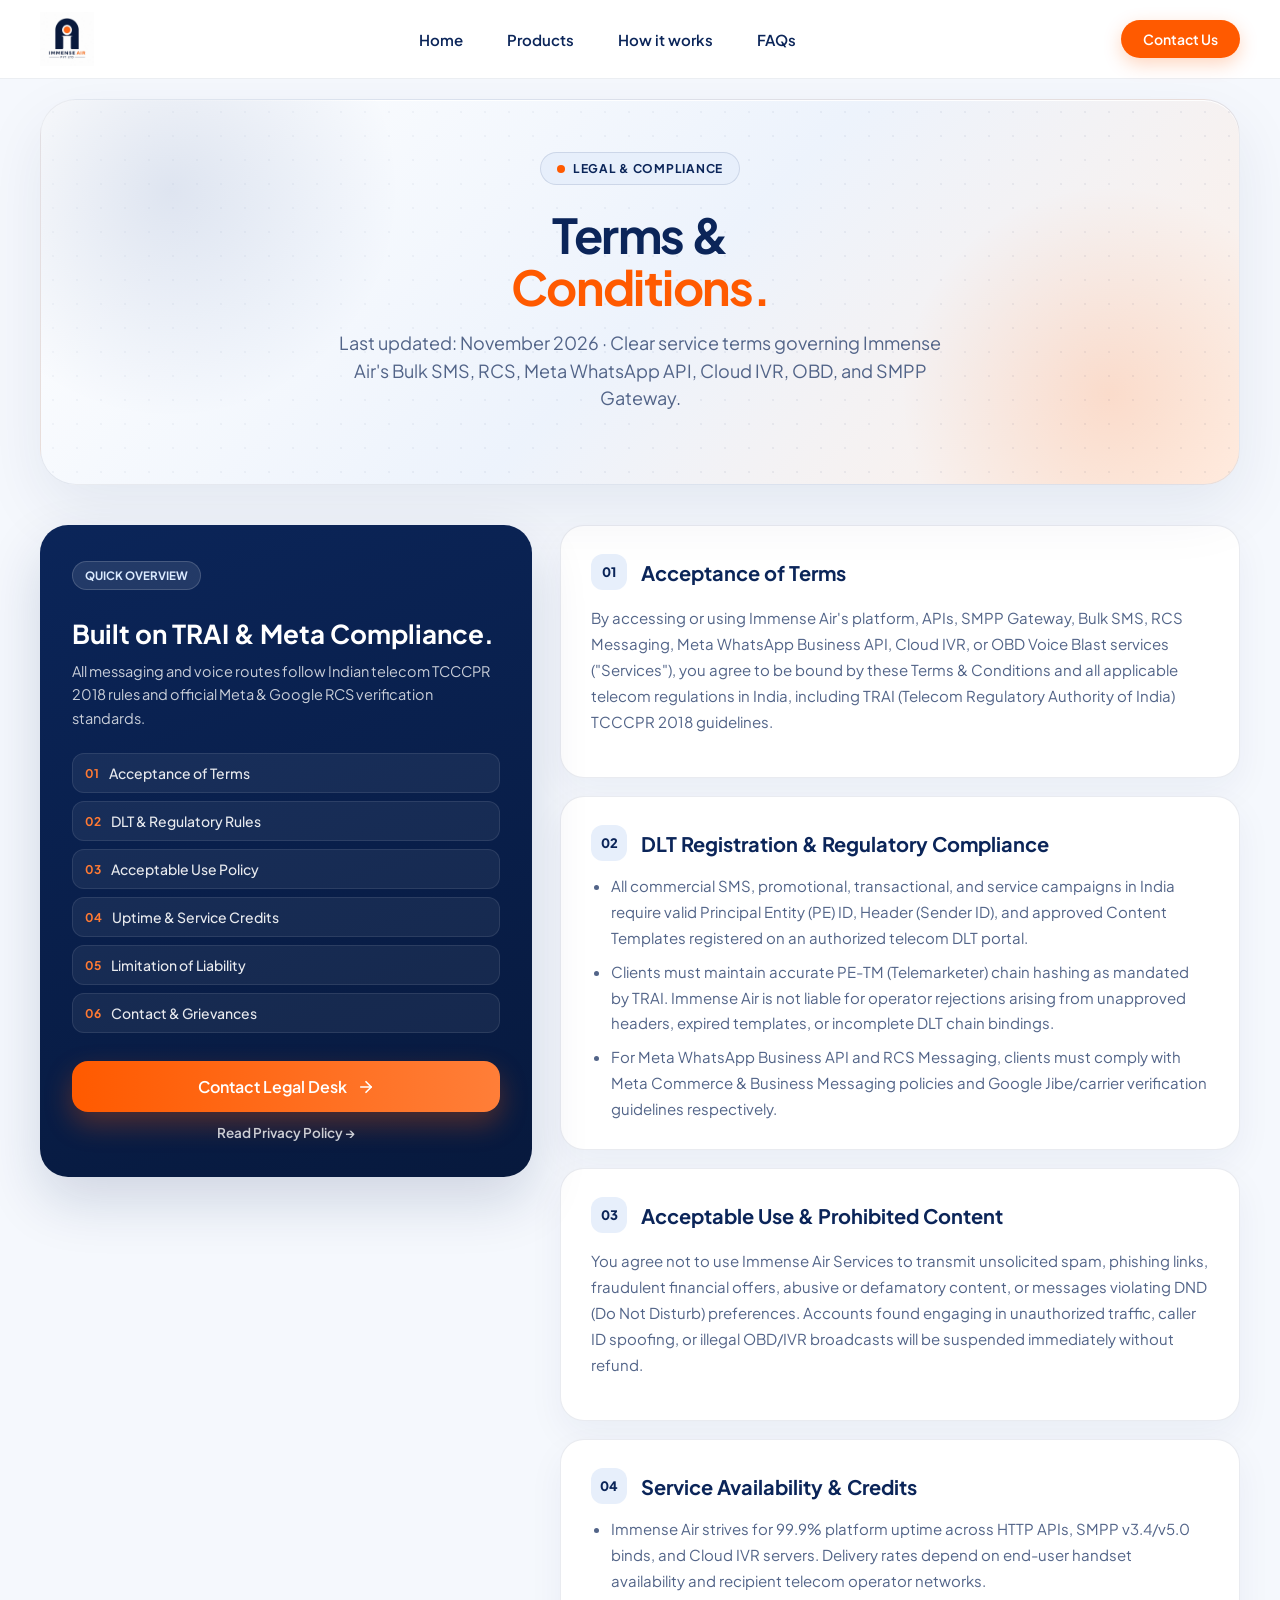
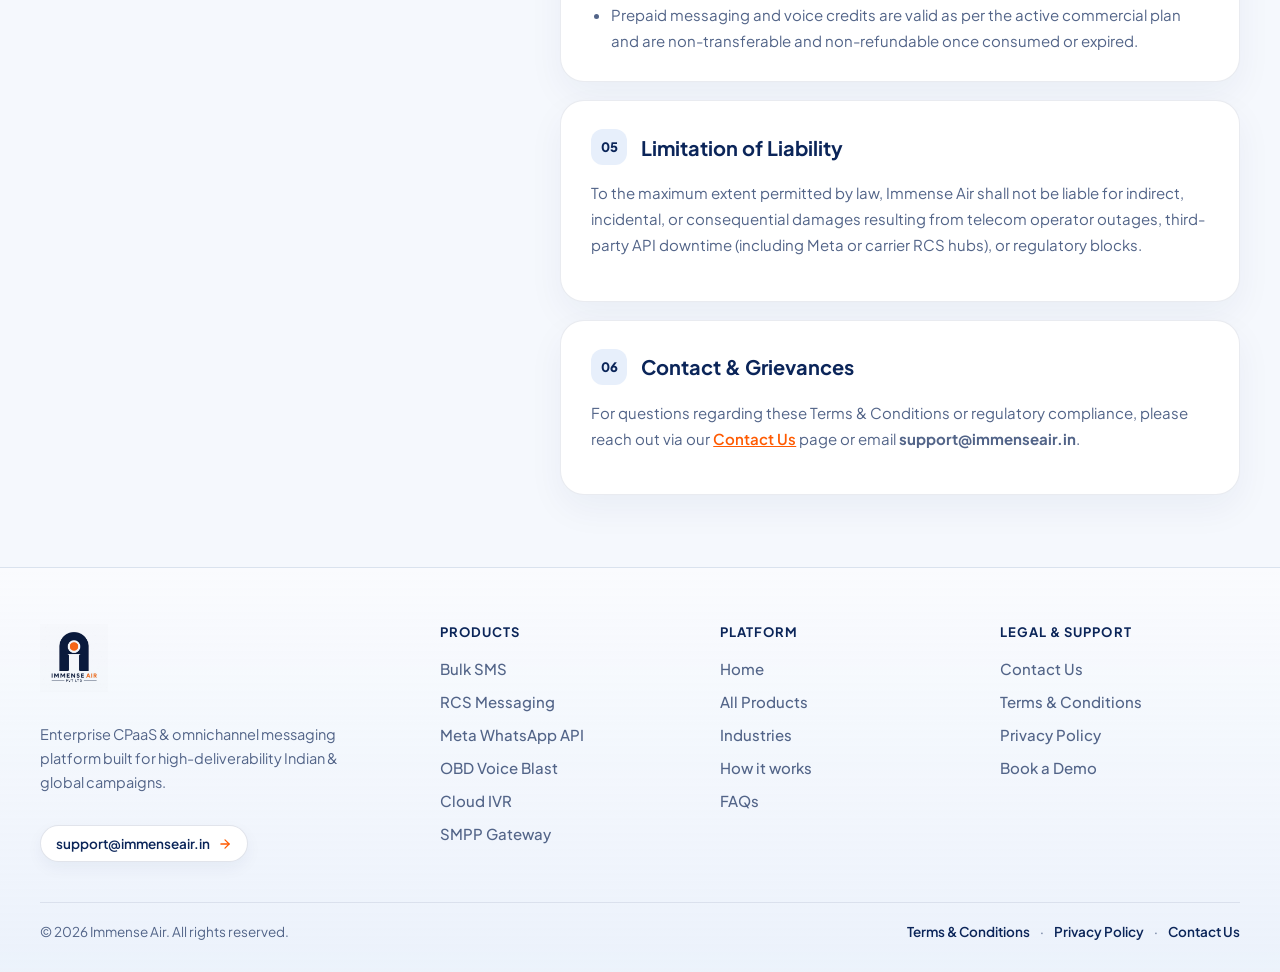
<file: terms.html>
<!DOCTYPE html>
<html lang="en">
<head>
  <meta charset="UTF-8" />
  <meta name="viewport" content="width=device-width, initial-scale=1.0" />
  <title>Terms &amp; Conditions � Immense Air</title>
  <meta name="description" content="Terms and Conditions governing Immense Air's Bulk SMS, RCS Messaging, Meta WhatsApp API, Cloud IVR, OBD Voice Blast, and SMPP Gateway services." />
  <link rel="icon" href="./assets/immense-air-logo.jpg" />
  <link rel="preconnect" href="https://fonts.googleapis.com" />
  <link rel="preconnect" href="https://fonts.gstatic.com" crossorigin />
  <link href="https://fonts.googleapis.com/css2?family=Google+Sans:wght@400;500;600;700&family=Plus+Jakarta+Sans:wght@400;500;600;700;800&display=swap" rel="stylesheet" />
  <link rel="stylesheet" href="./styles.css" />
</head>
<body>
  <!-- Header -->
  <header class="site-header" id="siteHeader">
    <div class="header-inner">
      <a href="./index.html#top" class="brand-logo" aria-label="Immense Air Home">
        <img src="./assets/immense-air-logo.jpg" alt="Immense Air Logo" class="brand-logo-img" />
      </a>
      <nav class="desktop-nav" aria-label="Primary Navigation">
        <a href="./index.html#top" class="nav-link">Home</a>
        <a href="./products.html" class="nav-link">Products</a>
        <a href="./index.html#how-it-works" class="nav-link">How it works</a>
        <a href="./index.html#faqs" class="nav-link">FAQs</a>
      </nav>
      <div class="header-actions">
        <a href="./contact.html" class="nav-cta">Contact Us</a>
        <button class="hamburger-btn" id="hamburgerBtn" aria-label="Toggle Menu" aria-expanded="false">
          <svg width="24" height="24" viewBox="0 0 24 24" fill="none" stroke="currentColor" stroke-width="2" stroke-linecap="round">
            <circle cx="4" cy="6" r="1.2" fill="currentColor" stroke="none" />
            <line x1="8" y1="6" x2="21" y2="6" />
            <circle cx="4" cy="12" r="1.2" fill="currentColor" stroke="none" />
            <line x1="8" y1="12" x2="21" y2="12" />
            <circle cx="4" cy="18" r="1.2" fill="currentColor" stroke="none" />
            <line x1="8" y1="18" x2="21" y2="18" />
          </svg>
        </button>
      </div>
    </div>
    <div class="mobile-menu" id="mobileMenu" aria-hidden="true">
      <a href="./index.html#top" class="mobile-nav-link">Home</a>
      <a href="./products.html" class="mobile-nav-link">Products</a>
      <a href="./index.html#how-it-works" class="mobile-nav-link">How it works</a>
      <a href="./index.html#faqs" class="mobile-nav-link">FAQs</a>
      <a href="./contact.html" class="mobile-nav-cta">Contact Us</a>
    </div>
  </header>

  <main>
    <!-- Hero -->
    <section class="products-hero-section">
      <div class="container">
        <div class="products-hero-card">
          <div class="hero-grid-pattern" aria-hidden="true"></div>
          <div class="hero-glow hero-glow--blue" aria-hidden="true"></div>
          <div class="hero-glow hero-glow--orange" aria-hidden="true"></div>

          <div class="products-hero-inner">
            <div class="hero-badge">
              <span class="badge-dot" aria-hidden="true"></span>
              <span>LEGAL &amp; COMPLIANCE</span>
            </div>
            <h1 class="products-hero-title">
              <span class="title-primary">Terms &amp;</span>
              <span class="title-accent">Conditions.</span>
            </h1>
            <p class="products-hero-sub">
              Last updated: November 2026 &middot; Clear service terms governing Immense Air's Bulk SMS, RCS, Meta WhatsApp API, Cloud IVR, OBD, and SMPP Gateway.
            </p>
          </div>
        </div>
      </div>
    </section>

    <!-- Split Legal Stage -->
    <section class="subpage-content-section">
      <div class="container">
        <div class="legal-split-grid">
          <!-- Left Sticky Dark Navy Card -->
          <aside class="legal-sidebar-card">
            <div>
              <span class="faq-support-pill">QUICK OVERVIEW</span>
              <h2 class="legal-sidebar-title">Built on TRAI &amp; Meta Compliance.</h2>
              <p class="legal-sidebar-desc">
                All messaging and voice routes follow Indian telecom TCCCPR 2018 rules and official Meta &amp; Google RCS verification standards.
              </p>

              <nav class="legal-toc" aria-label="Terms Sections">
                <a href="#term-01" class="legal-toc-link"><span>01</span> Acceptance of Terms</a>
                <a href="#term-02" class="legal-toc-link"><span>02</span> DLT &amp; Regulatory Rules</a>
                <a href="#term-03" class="legal-toc-link"><span>03</span> Acceptable Use Policy</a>
                <a href="#term-04" class="legal-toc-link"><span>04</span> Uptime &amp; Service Credits</a>
                <a href="#term-05" class="legal-toc-link"><span>05</span> Limitation of Liability</a>
                <a href="#term-06" class="legal-toc-link"><span>06</span> Contact &amp; Grievances</a>
              </nav>
            </div>

            <div class="legal-sidebar-footer">
              <a href="./contact.html" class="btn-primary-orange legal-sidebar-cta">
                <span>Contact Legal Desk</span>
                <svg viewBox="0 0 24 24" fill="none" stroke="currentColor" stroke-width="2.2" stroke-linecap="round" stroke-linejoin="round">
                  <line x1="5" y1="12" x2="19" y2="12" />
                  <polyline points="12 5 19 12 12 19" />
                </svg>
              </a>
              <a href="./privacy.html" class="legal-sidebar-alt">Read Privacy Policy &rarr;</a>
            </div>
          </aside>

          <!-- Right Numbered Clause Cards -->
          <div class="legal-clauses-stack">
            <article class="legal-clause-card" id="term-01">
              <div class="legal-clause-head">
                <span class="faq-num">01</span>
                <h2>Acceptance of Terms</h2>
              </div>
              <p>
                By accessing or using Immense Air's platform, APIs, SMPP Gateway, Bulk SMS, RCS Messaging, Meta WhatsApp Business API, Cloud IVR, or OBD Voice Blast services ("Services"), you agree to be bound by these Terms &amp; Conditions and all applicable telecom regulations in India, including TRAI (Telecom Regulatory Authority of India) TCCCPR 2018 guidelines.
              </p>
            </article>

            <article class="legal-clause-card" id="term-02">
              <div class="legal-clause-head">
                <span class="faq-num">02</span>
                <h2>DLT Registration &amp; Regulatory Compliance</h2>
              </div>
              <ul>
                <li>All commercial SMS, promotional, transactional, and service campaigns in India require valid Principal Entity (PE) ID, Header (Sender ID), and approved Content Templates registered on an authorized telecom DLT portal.</li>
                <li>Clients must maintain accurate PE-TM (Telemarketer) chain hashing as mandated by TRAI. Immense Air is not liable for operator rejections arising from unapproved headers, expired templates, or incomplete DLT chain bindings.</li>
                <li>For Meta WhatsApp Business API and RCS Messaging, clients must comply with Meta Commerce &amp; Business Messaging policies and Google Jibe/carrier verification guidelines respectively.</li>
              </ul>
            </article>

            <article class="legal-clause-card" id="term-03">
              <div class="legal-clause-head">
                <span class="faq-num">03</span>
                <h2>Acceptable Use &amp; Prohibited Content</h2>
              </div>
              <p>
                You agree not to use Immense Air Services to transmit unsolicited spam, phishing links, fraudulent financial offers, abusive or defamatory content, or messages violating DND (Do Not Disturb) preferences. Accounts found engaging in unauthorized traffic, caller ID spoofing, or illegal OBD/IVR broadcasts will be suspended immediately without refund.
              </p>
            </article>

            <article class="legal-clause-card" id="term-04">
              <div class="legal-clause-head">
                <span class="faq-num">04</span>
                <h2>Service Availability &amp; Credits</h2>
              </div>
              <ul>
                <li>Immense Air strives for 99.9% platform uptime across HTTP APIs, SMPP v3.4/v5.0 binds, and Cloud IVR servers. Delivery rates depend on end-user handset availability and recipient telecom operator networks.</li>
                <li>Prepaid messaging and voice credits are valid as per the active commercial plan and are non-transferable and non-refundable once consumed or expired.</li>
              </ul>
            </article>

            <article class="legal-clause-card" id="term-05">
              <div class="legal-clause-head">
                <span class="faq-num">05</span>
                <h2>Limitation of Liability</h2>
              </div>
              <p>
                To the maximum extent permitted by law, Immense Air shall not be liable for indirect, incidental, or consequential damages resulting from telecom operator outages, third-party API downtime (including Meta or carrier RCS hubs), or regulatory blocks.
              </p>
            </article>

            <article class="legal-clause-card" id="term-06">
              <div class="legal-clause-head">
                <span class="faq-num">06</span>
                <h2>Contact &amp; Grievances</h2>
              </div>
              <p>
                For questions regarding these Terms &amp; Conditions or regulatory compliance, please reach out via our <a href="./contact.html" class="inline-link">Contact Us</a> page or email <strong>support@immenseair.in</strong>.
              </p>
            </article>
          </div>
        </div>
      </div>
    </section>
  </main>

  <!-- Footer -->
  <footer class="site-footer">
    <div class="container">
      <div class="footer-grid">
        <div class="footer-brand-col">
          <a href="./index.html#top" class="footer-brand-link" aria-label="Immense Air Home">
            <img src="./assets/immense-air-logo.jpg" alt="Immense Air" class="footer-logo-img" />
          </a>
          <p class="footer-brand-desc">
            Enterprise CPaaS &amp; omnichannel messaging platform built for high-deliverability Indian &amp; global campaigns.
          </p>
          <a href="./contact.html" class="footer-contact-pill">
            <span>support@immenseair.in</span>
            <svg viewBox="0 0 24 24" fill="none" stroke="currentColor" stroke-width="2.2" stroke-linecap="round" stroke-linejoin="round">
              <line x1="5" y1="12" x2="19" y2="12" />
              <polyline points="12 5 19 12 12 19" />
            </svg>
          </a>
        </div>

        <div class="footer-col">
          <h4 class="footer-col-title">Products</h4>
          <ul class="footer-col-list">
            <li><a href="./sms.html" class="footer-link">Bulk SMS</a></li>
            <li><a href="./rcs.html" class="footer-link">RCS Messaging</a></li>
            <li><a href="./whatsapp.html" class="footer-link">Meta WhatsApp API</a></li>
            <li><a href="./products.html?channel=obd" class="footer-link">OBD Voice Blast</a></li>
            <li><a href="./products.html?channel=ivr" class="footer-link">Cloud IVR</a></li>
            <li><a href="./products.html?channel=smpp" class="footer-link">SMPP Gateway</a></li>
          </ul>
        </div>

        <div class="footer-col">
          <h4 class="footer-col-title">Platform</h4>
          <ul class="footer-col-list">
            <li><a href="./index.html#top" class="footer-link">Home</a></li>
            <li><a href="./products.html" class="footer-link">All Products</a></li>
            <li><a href="./index.html#industries" class="footer-link">Industries</a></li>
            <li><a href="./index.html#how-it-works" class="footer-link">How it works</a></li>
            <li><a href="./index.html#faqs" class="footer-link">FAQs</a></li>
          </ul>
        </div>

        <div class="footer-col">
          <h4 class="footer-col-title">Legal &amp; Support</h4>
          <ul class="footer-col-list">
            <li><a href="./contact.html" class="footer-link">Contact Us</a></li>
            <li><a href="./terms.html" class="footer-link">Terms &amp; Conditions</a></li>
            <li><a href="./privacy.html" class="footer-link">Privacy Policy</a></li>
            <li><a href="./contact.html" class="footer-link">Book a Demo</a></li>
          </ul>
        </div>
      </div>

      <div class="footer-bottom-bar">
        <div class="footer-copy">
          &copy; 2026 Immense Air. All rights reserved.
        </div>
        <div class="footer-bottom-links">
          <a href="./terms.html">Terms &amp; Conditions</a>
          <span>&middot;</span>
          <a href="./privacy.html">Privacy Policy</a>
          <span>&middot;</span>
          <a href="./contact.html">Contact Us</a>
        </div>
      </div>
    </div>
  </footer>

  <script>
    (() => {
      const header = document.getElementById('siteHeader');
      const hamburgerBtn = document.getElementById('hamburgerBtn');
      const mobileMenu = document.getElementById('mobileMenu');
      function updateHeaderScroll() {
        if (header) header.classList.toggle('is-scrolled', window.scrollY > 24);
      }
      window.addEventListener('scroll', updateHeaderScroll, { passive: true });
      updateHeaderScroll();
      if (hamburgerBtn && mobileMenu) {
        hamburgerBtn.addEventListener('click', () => {
          const isOpen = mobileMenu.classList.toggle('is-open');
          hamburgerBtn.setAttribute('aria-expanded', String(isOpen));
          mobileMenu.setAttribute('aria-hidden', String(!isOpen));
        });
      }
    })();
  </script>
</body>
</html>
</file>
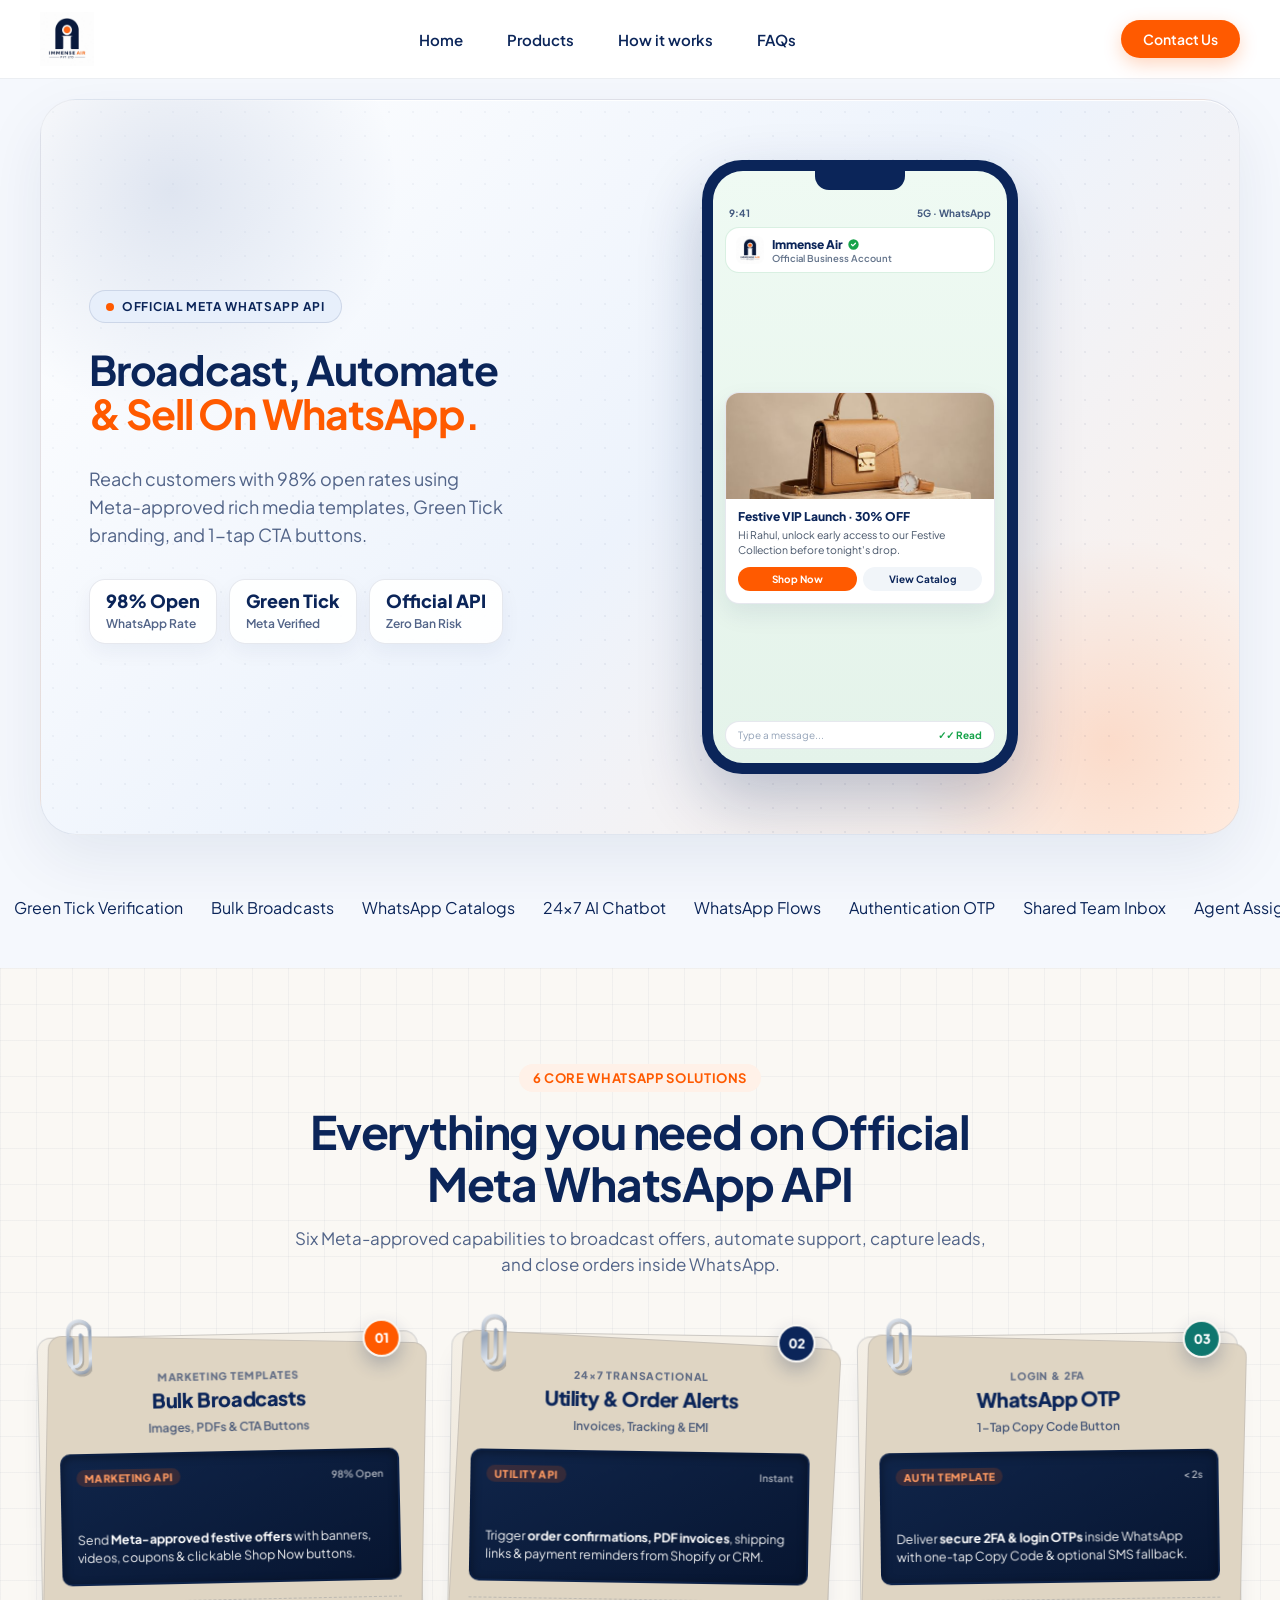
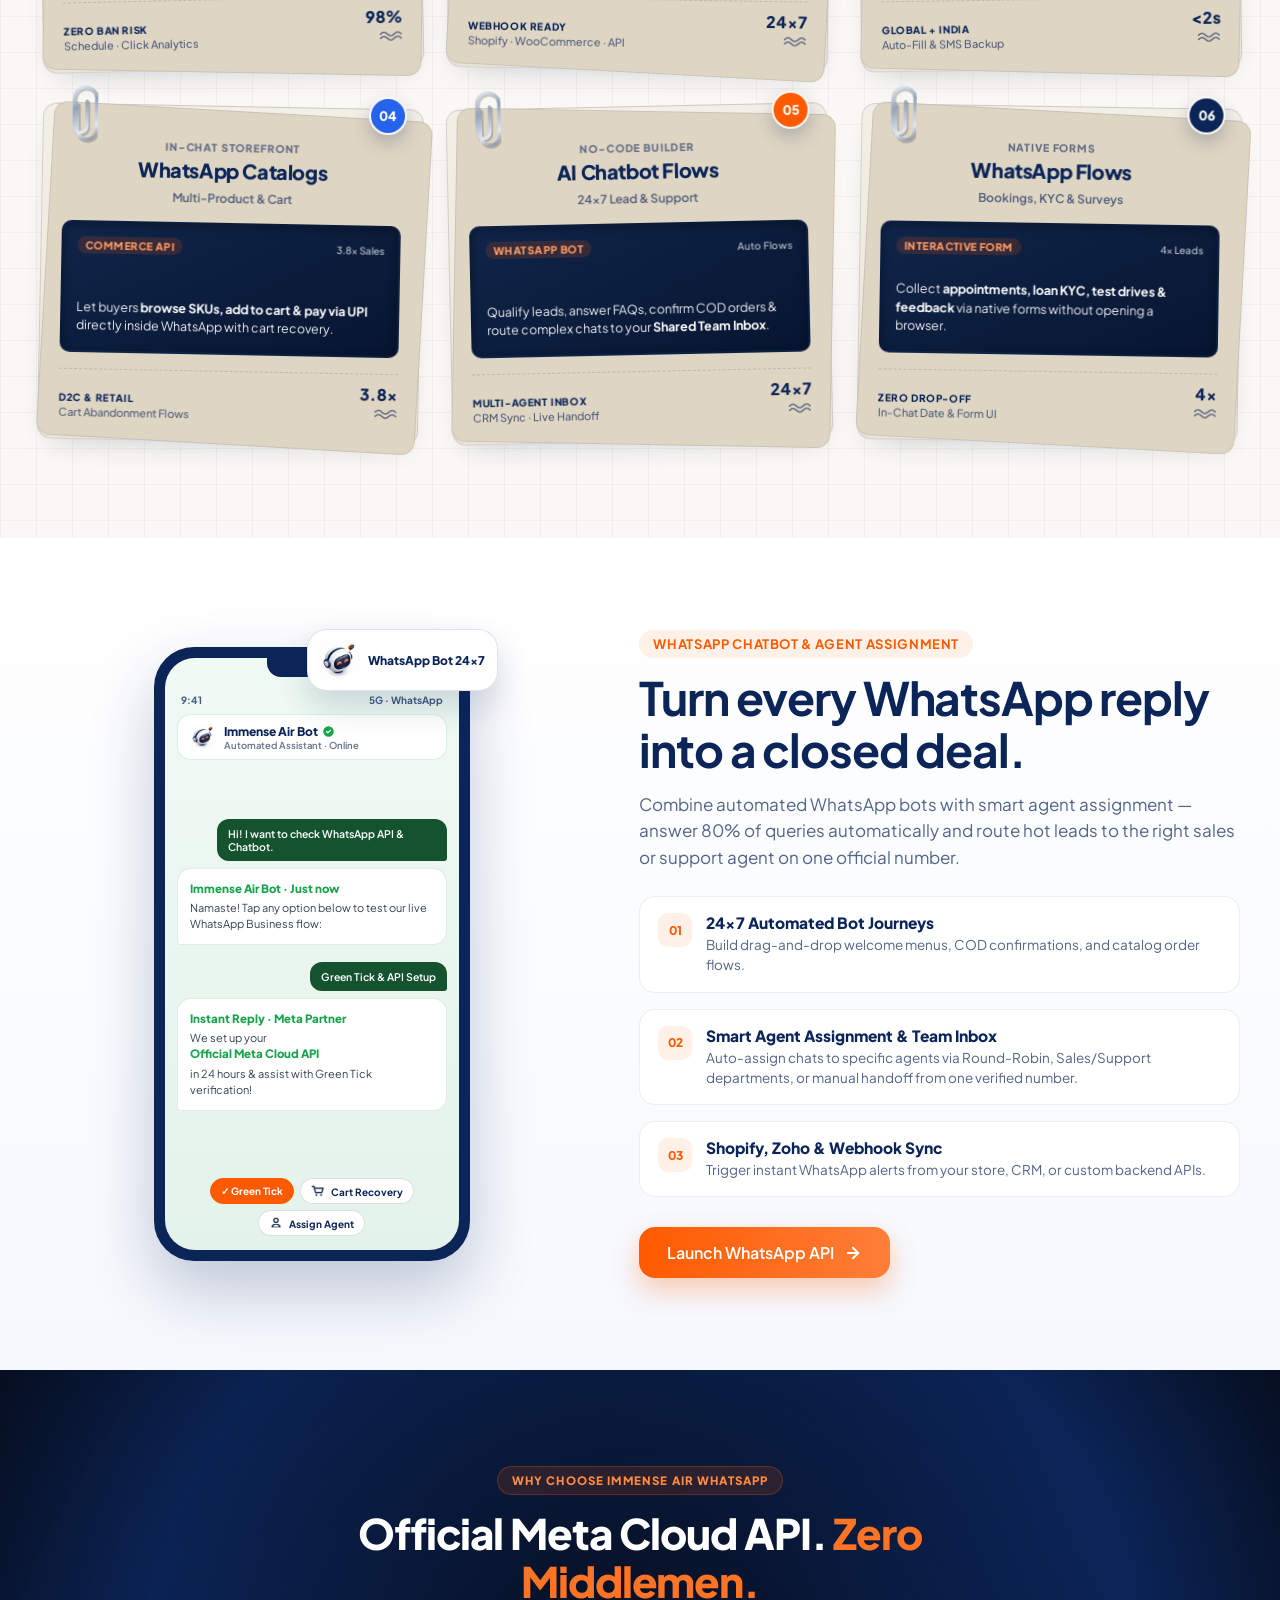
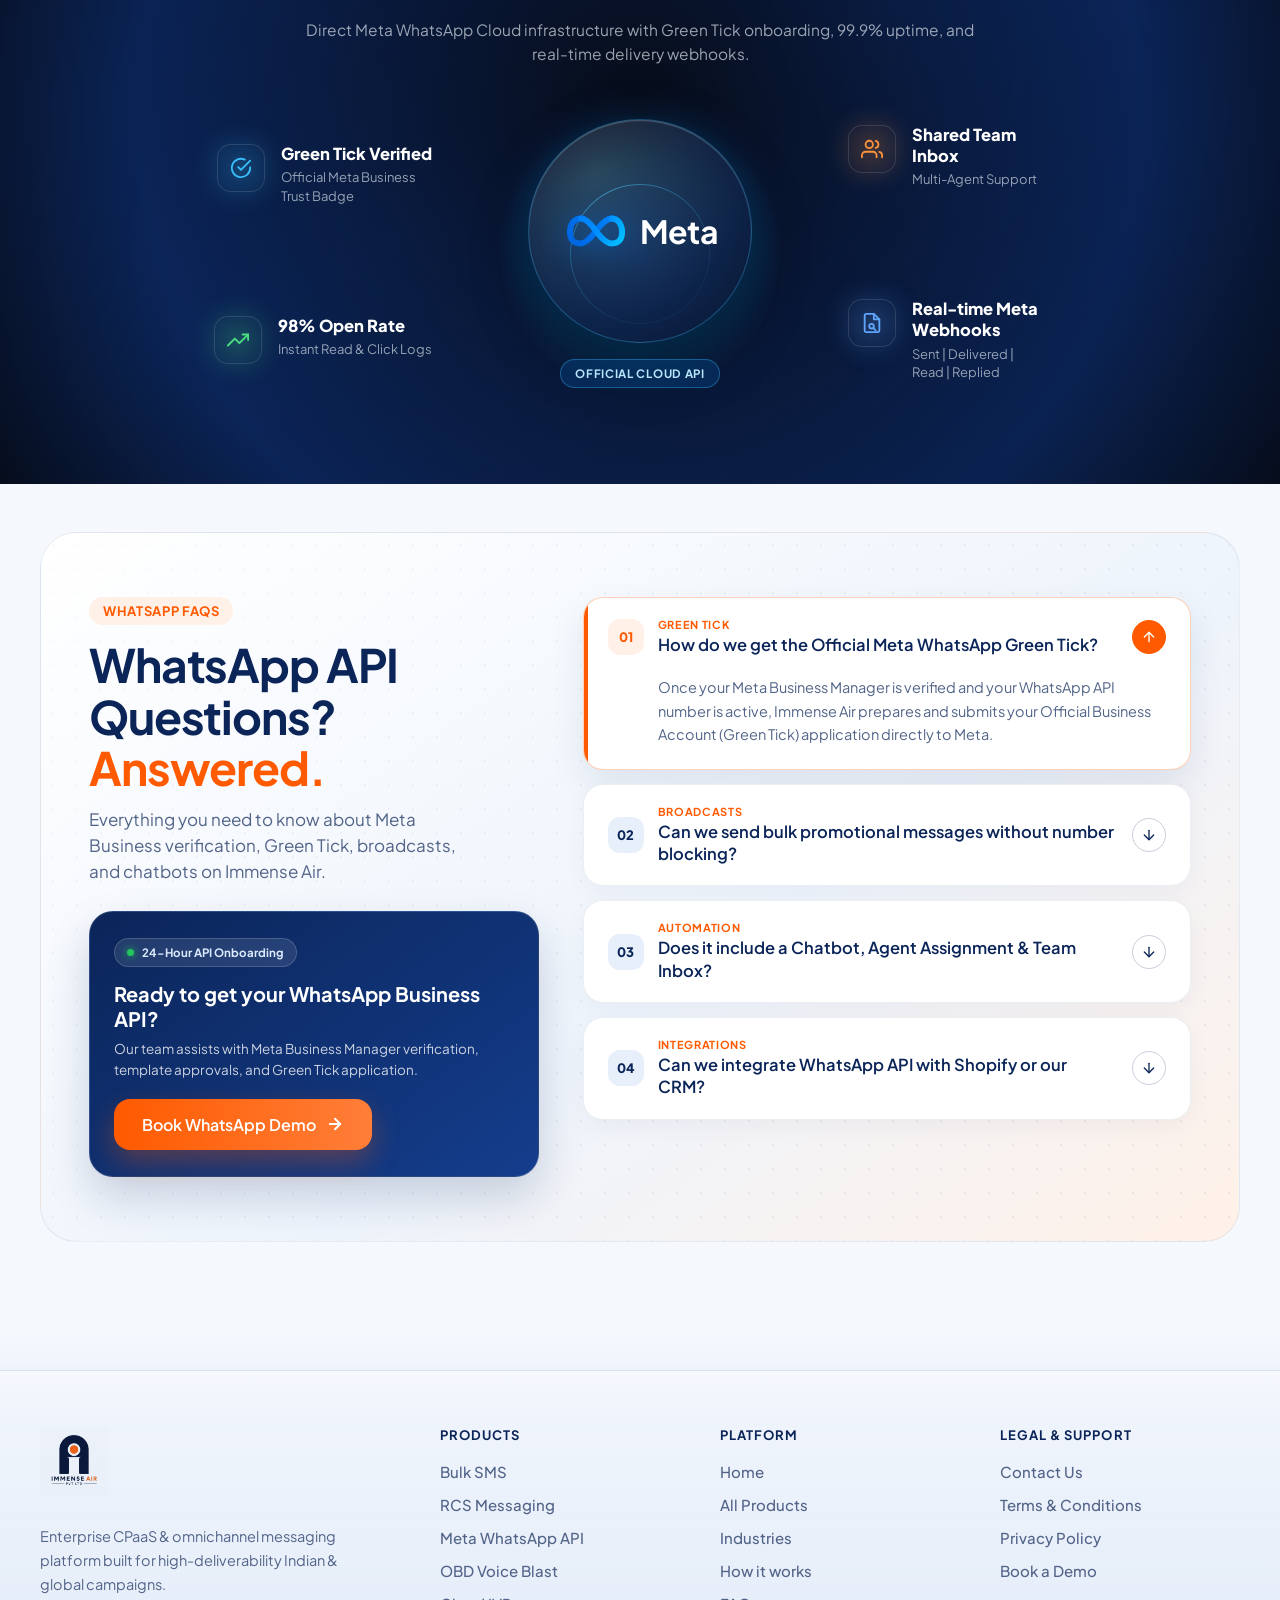
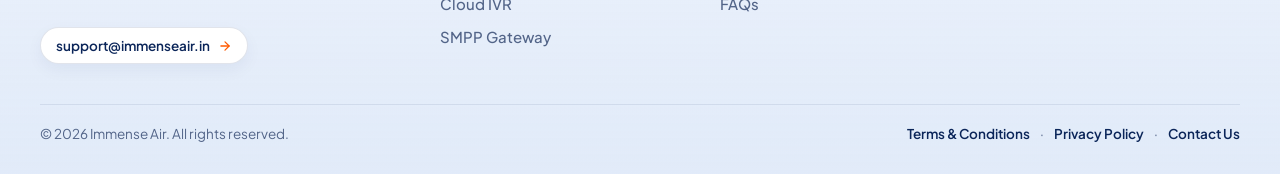
<file: whatsapp.html>
<!DOCTYPE html>
<html lang="en">
<head>
  <meta charset="UTF-8" />
  <meta name="viewport" content="width=device-width, initial-scale=1.0" />
  <title>Meta WhatsApp Business API — Broadcasts, Catalogs &amp; Chatbots | Immense Air</title>
  <meta name="description" content="Official Meta WhatsApp Business API by Immense Air: Green Tick verification, bulk template broadcasts, interactive catalogs, 24×7 AI chatbots, and shared team inbox." />
  <link rel="icon" href="./assets/immense-air-logo.jpg" />
  <link rel="preconnect" href="https://fonts.googleapis.com" />
  <link rel="preconnect" href="https://fonts.gstatic.com" crossorigin />
  <link href="https://fonts.googleapis.com/css2?family=Google+Sans:ital,opsz,wght@0,17..18,400..700;1,17..18,400..700&family=Plus+Jakarta+Sans:wght@400;500;600;700;800&display=swap" rel="stylesheet" />
  <link rel="stylesheet" href="./styles.css" />
</head>
<body>
  <!-- Top Navigation -->
  <header class="site-header" id="siteHeader">
    <div class="header-inner">
      <a href="./index.html#top" class="brand-logo" aria-label="Immense Air Home">
        <img src="./assets/immense-air-logo.jpg" alt="Immense Air Logo" class="brand-logo-img" />
      </a>

      <nav class="desktop-nav" aria-label="Main Navigation">
        <a href="./index.html#top" class="nav-link">Home</a>
        <a href="./products.html" class="nav-link">Products</a>
        <a href="./index.html#how-it-works" class="nav-link">How it works</a>
        <a href="./index.html#faqs" class="nav-link">FAQs</a>
      </nav>

      <div class="header-actions">
        <a href="./contact.html" class="nav-cta">Contact Us</a>
        <button class="hamburger-btn" id="hamburgerBtn" aria-label="Toggle Menu" aria-expanded="false">
          <svg width="24" height="24" viewBox="0 0 24 24" fill="none" stroke="currentColor" stroke-width="2" stroke-linecap="round">
            <circle cx="4" cy="6" r="1.2" fill="currentColor" stroke="none" />
            <line x1="8" y1="6" x2="21" y2="6" />
            <circle cx="4" cy="12" r="1.2" fill="currentColor" stroke="none" />
            <line x1="8" y1="12" x2="21" y2="12" />
            <circle cx="4" cy="18" r="1.2" fill="currentColor" stroke="none" />
            <line x1="8" y1="18" x2="21" y2="18" />
          </svg>
        </button>
      </div>
    </div>

    <!-- Mobile Dropdown Menu -->
    <div class="mobile-menu" id="mobileMenu" aria-hidden="true">
      <a href="./index.html#top" class="mobile-nav-link">Home</a>
      <a href="./products.html" class="mobile-nav-link">Products</a>
      <a href="./index.html#how-it-works" class="mobile-nav-link">How it works</a>
      <a href="./index.html#faqs" class="mobile-nav-link">FAQs</a>
      <a href="./contact.html" class="mobile-nav-cta">Contact Us</a>
    </div>
  </header>

  <main id="top">
    <!-- Hero Section (Synced Official Meta WhatsApp Phone + Left Hero Caption) -->
    <section class="hero-section">
      <div class="container">
        <div class="hero-card" id="heroCard">
          <div class="hero-grid-pattern" aria-hidden="true"></div>
          <div class="hero-glow hero-glow--blue" aria-hidden="true"></div>
          <div class="hero-glow hero-glow--orange" aria-hidden="true"></div>

          <div class="hero-grid">
            <div class="hero-content" id="waHeroCaption">
              <div class="hero-badge">
                <span class="badge-dot" aria-hidden="true"></span>
                <span id="waHeroBadgeText">OFFICIAL META WHATSAPP API</span>
              </div>

              <h1 class="hero-title" id="waHeroTitle">
                <span class="title-primary">Broadcast, Automate</span>
                <span class="title-accent">&amp; Sell On WhatsApp.</span>
              </h1>

              <p class="hero-subtitle" id="waHeroSubtitle">
                Reach customers with 98% open rates using Meta-approved rich media templates, Green Tick branding, and 1-tap CTA buttons.
              </p>

              <div class="sms-hero-stats" id="waHeroStats">
                <div class="sms-stat-chip">
                  <strong>98% Open</strong>
                  <span>WhatsApp Rate</span>
                </div>
                <div class="sms-stat-chip">
                  <strong>Green Tick</strong>
                  <span>Meta Verified</span>
                </div>
                <div class="sms-stat-chip">
                  <strong>Official API</strong>
                  <span>Zero Ban Risk</span>
                </div>
              </div>
            </div>

            <div class="hero-visual sms-hero-visual">
              <div class="phone-mockup phone-mockup--sms-notif">
                <div class="phone-screen phone-screen--wa">
                  <div class="phone-notch" aria-hidden="true"></div>
                  <div class="phone-statusbar">
                    <span>9:41</span>
                    <span class="statusbar-icons">5G · WhatsApp</span>
                  </div>

                  <!-- Official WhatsApp Business Header -->
                  <div class="wa-phone-hdr">
                    <div class="rcs-phone-brand">
                      <img src="./assets/immense-air-logo.jpg" alt="Immense Air" class="rcs-phone-avatar" />
                      <div>
                        <div class="rcs-phone-name">
                          <span>Immense Air</span>
                          <svg viewBox="0 0 20 20" fill="currentColor" class="wa-verified-tick" aria-label="Meta Verified">
                            <path fill-rule="evenodd" d="M10 18a8 8 0 100-16 8 8 0 000 16zm3.707-9.293a1 1 0 00-1.414-1.414L9 10.586 7.707 9.293a1 1 0 00-1.414 1.414l2 2a1 1 0 001.414 0l4-4z" clip-rule="evenodd"/>
                          </svg>
                        </div>
                        <span class="rcs-phone-sub">Official Business Account</span>
                      </div>
                    </div>
                  </div>

                  <!-- Auto-Cycling WhatsApp Slides -->
                  <div class="rcs-stage-wrap" id="waStageWrap" aria-live="polite">
                    <!-- Slide 1: Broadcast Template -->
                    <div class="rcs-slide is-active" data-wa="broadcast">
                      <div class="rcs-rich-card">
                        <img src="./assets/wa-luxury-collection.jpg" alt="WhatsApp Broadcast Template" class="rcs-rich-img" />
                        <div class="rcs-rich-body">
                          <strong>Festive VIP Launch · 30% OFF</strong>
                          <p>Hi Rahul, unlock early access to our Festive Collection before tonight's drop.</p>
                          <div class="rcs-action-row">
                            <span class="rcs-action-btn rcs-action-btn--primary">Shop Now</span>
                            <span class="rcs-action-btn">View Catalog</span>
                          </div>
                        </div>
                      </div>
                    </div>

                    <!-- Slide 2: Interactive Catalog -->
                    <div class="rcs-slide" data-wa="catalog">
                      <div class="rcs-carousel-scroll">
                        <div class="rcs-mini-card">
                          <img src="./assets/rcs-cozy-jacket.jpg" alt="Puffer Jacket" />
                          <div class="rcs-mini-card-body">
                            <strong>Puffer Jacket</strong>
                            <span>₹2,499 · In Stock</span>
                            <span class="rcs-mini-btn">Add to Cart</span>
                          </div>
                        </div>
                        <div class="rcs-mini-card">
                          <img src="./assets/rcs-warm-hoodie.jpg" alt="Fleece Hoodie" />
                          <div class="rcs-mini-card-body">
                            <strong>Fleece Hoodie</strong>
                            <span>₹1,599 · In Stock</span>
                            <span class="rcs-mini-btn">Add to Cart</span>
                          </div>
                        </div>
                      </div>
                      <div class="rcs-chip-row">
                        <span class="rcs-chip rcs-chip--accent"><img src="./assets/wa-icon-cart-white.png" alt="" class="wa-btn-icon" /> Checkout in Chat</span>
                      </div>
                    </div>

                    <!-- Slide 3: 2-Way WhatsApp Chatbot -->
                    <div class="rcs-slide" data-wa="chatbot">
                      <div class="rcs-chat-thread">
                        <div class="rcs-user-msg wa-user-msg">Hi, confirm my COD order #IA-84920</div>
                        <div class="rcs-bot-bubble">
                          <strong>Immense Air Bot · Automated</strong>
                          <p>Order <strong>#IA-84920 (₹2,499)</strong> is ready! Tap below to confirm dispatch or pay via UPI.</p>
                        </div>
                      </div>
                      <div class="rcs-chip-row rcs-chip-row--wrap">
                        <span class="rcs-chip rcs-chip--accent">✓ Confirm COD</span>
                        <span class="rcs-chip">Pay via UPI</span>
                      </div>
                    </div>

                    <!-- Slide 4: Utility & Authentication OTP -->
                    <div class="rcs-slide" data-wa="utility">
                      <div class="rcs-text-bubble">
                        <div class="wa-text-meta">Authentication Template · Verified ✓✓</div>
                        <p><strong>482910</strong> is your verification code for Immense Air. For your security, do not share this code.</p>
                      </div>
                      <div class="rcs-chip-row">
                        <span class="rcs-chip rcs-chip--accent"><img src="./assets/wa-icon-copy-white.png" alt="" class="wa-btn-icon" /> Copy Code</span>
                      </div>
                    </div>
                  </div>

                  <!-- WhatsApp Input Bar -->
                  <div class="rcs-phone-input">
                    <span>Type a message...</span>
                    <span class="wa-read-receipt">✓✓ Read</span>
                  </div>
                </div>
              </div>
            </div>
          </div>
        </div>
      </div>
    </section>

    <!-- WhatsApp Capabilities Ticker -->
    <section class="ticker-section" aria-label="WhatsApp API Features">
      <div class="ticker-track">
        <div class="ticker-group">
          <a href="#wa-types" class="ticker-item">Green Tick Verification</a>
          <a href="#wa-types" class="ticker-item">Bulk Broadcasts</a>
          <a href="#wa-types" class="ticker-item">WhatsApp Catalogs</a>
          <a href="#wa-chatbot" class="ticker-item">24×7 AI Chatbot</a>
          <a href="#wa-types" class="ticker-item">WhatsApp Flows</a>
          <a href="#wa-types" class="ticker-item">Authentication OTP</a>
          <a href="#wa-chatbot" class="ticker-item">Shared Team Inbox</a>
          <a href="#wa-chatbot" class="ticker-item">Agent Assignment</a>
        </div>
        <div class="ticker-group" aria-hidden="true">
          <a href="#wa-types" class="ticker-item">Green Tick Verification</a>
          <a href="#wa-types" class="ticker-item">Bulk Broadcasts</a>
          <a href="#wa-types" class="ticker-item">WhatsApp Catalogs</a>
          <a href="#wa-chatbot" class="ticker-item">24×7 AI Chatbot</a>
          <a href="#wa-types" class="ticker-item">WhatsApp Flows</a>
          <a href="#wa-types" class="ticker-item">Authentication OTP</a>
          <a href="#wa-chatbot" class="ticker-item">Shared Team Inbox</a>
          <a href="#wa-chatbot" class="ticker-item">Agent Assignment</a>
        </div>
      </div>
    </section>

    <!-- 6 Core WhatsApp Solutions (Paper-Clipped Tactile Cards) -->
    <section class="sms-clip-section" id="wa-types">
      <div class="container">
        <div class="section-header-center">
          <div class="section-tag">6 Core WhatsApp Solutions</div>
          <h2 class="section-title">Everything you need on Official Meta WhatsApp API</h2>
          <p class="section-subtitle">
            Six Meta-approved capabilities to broadcast offers, automate support, capture leads, and close orders inside WhatsApp.
          </p>
        </div>

        <div class="sms-clip-grid sms-clip-grid--3col">
          <!-- 01: Promotional Broadcasts -->
          <a href="./contact.html" class="sms-clip-card sms-clip-card--promo">
            <svg class="sms-clip-pin" viewBox="0 0 38 78" fill="none" aria-hidden="true">
              <defs>
                <linearGradient id="clipMetalWa" x1="0" y1="0" x2="38" y2="78" gradientUnits="userSpaceOnUse">
                  <stop offset="0%" stop-color="#f8fafc"/>
                  <stop offset="35%" stop-color="#94a3b8"/>
                  <stop offset="70%" stop-color="#e2e8f0"/>
                  <stop offset="100%" stop-color="#475569"/>
                </linearGradient>
              </defs>
              <path d="M12 24V56C12 62.6274 17.3726 68 24 68C30.6274 68 36 62.6274 36 56V16C36 8.26801 29.732 2 22 2C14.268 2 8 8.26801 8 16V52C8 56.4183 11.5817 60 16 60C20.4183 60 24 56.4183 24 52V20" stroke="#0f172a" stroke-opacity="0.22" stroke-width="5.2" stroke-linecap="round" transform="translate(1.5, 2)"/>
              <path d="M12 24V56C12 62.6274 17.3726 68 24 68C30.6274 68 36 62.6274 36 56V16C36 8.26801 29.732 2 22 2C14.268 2 8 8.26801 8 16V52C8 56.4183 11.5817 60 16 60C20.4183 60 24 56.4183 24 52V20" stroke="url(#clipMetalWa)" stroke-width="4.2" stroke-linecap="round"/>
            </svg>
            <span class="sms-clip-badge sms-clip-badge--orange">01</span>

            <div class="sms-clip-head">
              <span class="sms-clip-kicker">Marketing Templates</span>
              <h3 class="sms-clip-title">Bulk Broadcasts</h3>
              <span class="sms-clip-sub">Images, PDFs &amp; CTA Buttons</span>
            </div>

            <div class="sms-clip-window">
              <div class="sms-clip-win-top">
                <span class="sms-clip-sender">MARKETING API</span>
                <span class="sms-clip-status">98% Open</span>
              </div>
              <p class="sms-clip-msg">Send <strong>Meta-approved festive offers</strong> with banners, videos, coupons &amp; clickable Shop Now buttons.</p>
            </div>

            <div class="sms-clip-foot">
              <div class="sms-clip-meta">
                <strong>ZERO BAN RISK</strong>
                <span>Schedule · Click Analytics</span>
              </div>
              <div class="sms-clip-num">
                <strong>98%</strong>
                <svg viewBox="0 0 28 14" fill="none" aria-hidden="true"><path d="M2 5c3-3 5-3 8 0s5 3 8 0 5-3 8 0M2 10c3-3 5-3 8 0s5 3 8 0 5-3 8 0" stroke="currentColor" stroke-width="1.6" stroke-linecap="round"/></svg>
              </div>
            </div>
          </a>

          <!-- 02: Utility & Order Alerts -->
          <a href="./contact.html" class="sms-clip-card sms-clip-card--trans">
            <svg class="sms-clip-pin" viewBox="0 0 38 78" fill="none" aria-hidden="true">
              <path d="M12 24V56C12 62.6274 17.3726 68 24 68C30.6274 68 36 62.6274 36 56V16C36 8.26801 29.732 2 22 2C14.268 2 8 8.26801 8 16V52C8 56.4183 11.5817 60 16 60C20.4183 60 24 56.4183 24 52V20" stroke="#0f172a" stroke-opacity="0.22" stroke-width="5.2" stroke-linecap="round" transform="translate(1.5, 2)"/>
              <path d="M12 24V56C12 62.6274 17.3726 68 24 68C30.6274 68 36 62.6274 36 56V16C36 8.26801 29.732 2 22 2C14.268 2 8 8.26801 8 16V52C8 56.4183 11.5817 60 16 60C20.4183 60 24 56.4183 24 52V20" stroke="url(#clipMetalWa)" stroke-width="4.2" stroke-linecap="round"/>
            </svg>
            <span class="sms-clip-badge sms-clip-badge--navy">02</span>

            <div class="sms-clip-head">
              <span class="sms-clip-kicker">24×7 Transactional</span>
              <h3 class="sms-clip-title">Utility &amp; Order Alerts</h3>
              <span class="sms-clip-sub">Invoices, Tracking &amp; EMI</span>
            </div>

            <div class="sms-clip-window">
              <div class="sms-clip-win-top">
                <span class="sms-clip-sender">UTILITY API</span>
                <span class="sms-clip-status">Instant</span>
              </div>
              <p class="sms-clip-msg">Trigger <strong>order confirmations, PDF invoices</strong>, shipping links &amp; payment reminders from Shopify or CRM.</p>
            </div>

            <div class="sms-clip-foot">
              <div class="sms-clip-meta">
                <strong>WEBHOOK READY</strong>
                <span>Shopify · WooCommerce · API</span>
              </div>
              <div class="sms-clip-num">
                <strong>24×7</strong>
                <svg viewBox="0 0 28 14" fill="none" aria-hidden="true"><path d="M2 5c3-3 5-3 8 0s5 3 8 0 5-3 8 0M2 10c3-3 5-3 8 0s5 3 8 0 5-3 8 0" stroke="currentColor" stroke-width="1.6" stroke-linecap="round"/></svg>
              </div>
            </div>
          </a>

          <!-- 03: WhatsApp Authentication OTP -->
          <a href="./contact.html" class="sms-clip-card sms-clip-card--otp">
            <svg class="sms-clip-pin" viewBox="0 0 38 78" fill="none" aria-hidden="true">
              <path d="M12 24V56C12 62.6274 17.3726 68 24 68C30.6274 68 36 62.6274 36 56V16C36 8.26801 29.732 2 22 2C14.268 2 8 8.26801 8 16V52C8 56.4183 11.5817 60 16 60C20.4183 60 24 56.4183 24 52V20" stroke="#0f172a" stroke-opacity="0.22" stroke-width="5.2" stroke-linecap="round" transform="translate(1.5, 2)"/>
              <path d="M12 24V56C12 62.6274 17.3726 68 24 68C30.6274 68 36 62.6274 36 56V16C36 8.26801 29.732 2 22 2C14.268 2 8 8.26801 8 16V52C8 56.4183 11.5817 60 16 60C20.4183 60 24 56.4183 24 52V20" stroke="url(#clipMetalWa)" stroke-width="4.2" stroke-linecap="round"/>
            </svg>
            <span class="sms-clip-badge sms-clip-badge--teal">03</span>

            <div class="sms-clip-head">
              <span class="sms-clip-kicker">Login &amp; 2FA</span>
              <h3 class="sms-clip-title">WhatsApp OTP</h3>
              <span class="sms-clip-sub">1-Tap Copy Code Button</span>
            </div>

            <div class="sms-clip-window">
              <div class="sms-clip-win-top">
                <span class="sms-clip-sender">AUTH TEMPLATE</span>
                <span class="sms-clip-status">&lt; 2s</span>
              </div>
              <p class="sms-clip-msg">Deliver <strong>secure 2FA &amp; login OTPs</strong> inside WhatsApp with one-tap Copy Code &amp; optional SMS fallback.</p>
            </div>

            <div class="sms-clip-foot">
              <div class="sms-clip-meta">
                <strong>GLOBAL + INDIA</strong>
                <span>Auto-Fill &amp; SMS Backup</span>
              </div>
              <div class="sms-clip-num">
                <strong>&lt;2s</strong>
                <svg viewBox="0 0 28 14" fill="none" aria-hidden="true"><path d="M2 5c3-3 5-3 8 0s5 3 8 0 5-3 8 0M2 10c3-3 5-3 8 0s5 3 8 0 5-3 8 0" stroke="currentColor" stroke-width="1.6" stroke-linecap="round"/></svg>
              </div>
            </div>
          </a>

          <!-- 04: Interactive Catalogs -->
          <a href="./contact.html" class="sms-clip-card sms-clip-card--pers">
            <svg class="sms-clip-pin" viewBox="0 0 38 78" fill="none" aria-hidden="true">
              <path d="M12 24V56C12 62.6274 17.3726 68 24 68C30.6274 68 36 62.6274 36 56V16C36 8.26801 29.732 2 22 2C14.268 2 8 8.26801 8 16V52C8 56.4183 11.5817 60 16 60C20.4183 60 24 56.4183 24 52V20" stroke="#0f172a" stroke-opacity="0.22" stroke-width="5.2" stroke-linecap="round" transform="translate(1.5, 2)"/>
              <path d="M12 24V56C12 62.6274 17.3726 68 24 68C30.6274 68 36 62.6274 36 56V16C36 8.26801 29.732 2 22 2C14.268 2 8 8.26801 8 16V52C8 56.4183 11.5817 60 16 60C20.4183 60 24 56.4183 24 52V20" stroke="url(#clipMetalWa)" stroke-width="4.2" stroke-linecap="round"/>
            </svg>
            <span class="sms-clip-badge sms-clip-badge--blue">04</span>

            <div class="sms-clip-head">
              <span class="sms-clip-kicker">In-Chat Storefront</span>
              <h3 class="sms-clip-title">WhatsApp Catalogs</h3>
              <span class="sms-clip-sub">Multi-Product &amp; Cart</span>
            </div>

            <div class="sms-clip-window">
              <div class="sms-clip-win-top">
                <span class="sms-clip-sender">COMMERCE API</span>
                <span class="sms-clip-status">3.8× Sales</span>
              </div>
              <p class="sms-clip-msg">Let buyers <strong>browse SKUs, add to cart &amp; pay via UPI</strong> directly inside WhatsApp with cart recovery.</p>
            </div>

            <div class="sms-clip-foot">
              <div class="sms-clip-meta">
                <strong>D2C &amp; RETAIL</strong>
                <span>Cart Abandonment Flows</span>
              </div>
              <div class="sms-clip-num">
                <strong>3.8×</strong>
                <svg viewBox="0 0 28 14" fill="none" aria-hidden="true"><path d="M2 5c3-3 5-3 8 0s5 3 8 0 5-3 8 0M2 10c3-3 5-3 8 0s5 3 8 0 5-3 8 0" stroke="currentColor" stroke-width="1.6" stroke-linecap="round"/></svg>
              </div>
            </div>
          </a>

          <!-- 05: Chatbot Automation -->
          <a href="./contact.html" class="sms-clip-card sms-clip-card--promo">
            <svg class="sms-clip-pin" viewBox="0 0 38 78" fill="none" aria-hidden="true">
              <path d="M12 24V56C12 62.6274 17.3726 68 24 68C30.6274 68 36 62.6274 36 56V16C36 8.26801 29.732 2 22 2C14.268 2 8 8.26801 8 16V52C8 56.4183 11.5817 60 16 60C20.4183 60 24 56.4183 24 52V20" stroke="#0f172a" stroke-opacity="0.22" stroke-width="5.2" stroke-linecap="round" transform="translate(1.5, 2)"/>
              <path d="M12 24V56C12 62.6274 17.3726 68 24 68C30.6274 68 36 62.6274 36 56V16C36 8.26801 29.732 2 22 2C14.268 2 8 8.26801 8 16V52C8 56.4183 11.5817 60 16 60C20.4183 60 24 56.4183 24 52V20" stroke="url(#clipMetalWa)" stroke-width="4.2" stroke-linecap="round"/>
            </svg>
            <span class="sms-clip-badge sms-clip-badge--orange">05</span>

            <div class="sms-clip-head">
              <span class="sms-clip-kicker">No-Code Builder</span>
              <h3 class="sms-clip-title">AI Chatbot Flows</h3>
              <span class="sms-clip-sub">24×7 Lead &amp; Support</span>
            </div>

            <div class="sms-clip-window">
              <div class="sms-clip-win-top">
                <span class="sms-clip-sender">WHATSAPP BOT</span>
                <span class="sms-clip-status">Auto Flows</span>
              </div>
              <p class="sms-clip-msg">Qualify leads, answer FAQs, confirm COD orders &amp; route complex chats to your <strong>Shared Team Inbox</strong>.</p>
            </div>

            <div class="sms-clip-foot">
              <div class="sms-clip-meta">
                <strong>MULTI-AGENT INBOX</strong>
                <span>CRM Sync · Live Handoff</span>
              </div>
              <div class="sms-clip-num">
                <strong>24×7</strong>
                <svg viewBox="0 0 28 14" fill="none" aria-hidden="true"><path d="M2 5c3-3 5-3 8 0s5 3 8 0 5-3 8 0M2 10c3-3 5-3 8 0s5 3 8 0 5-3 8 0" stroke="currentColor" stroke-width="1.6" stroke-linecap="round"/></svg>
              </div>
            </div>
          </a>

          <!-- 06: WhatsApp Flows & Forms -->
          <a href="./contact.html" class="sms-clip-card sms-clip-card--trans">
            <svg class="sms-clip-pin" viewBox="0 0 38 78" fill="none" aria-hidden="true">
              <path d="M12 24V56C12 62.6274 17.3726 68 24 68C30.6274 68 36 62.6274 36 56V16C36 8.26801 29.732 2 22 2C14.268 2 8 8.26801 8 16V52C8 56.4183 11.5817 60 16 60C20.4183 60 24 56.4183 24 52V20" stroke="#0f172a" stroke-opacity="0.22" stroke-width="5.2" stroke-linecap="round" transform="translate(1.5, 2)"/>
              <path d="M12 24V56C12 62.6274 17.3726 68 24 68C30.6274 68 36 62.6274 36 56V16C36 8.26801 29.732 2 22 2C14.268 2 8 8.26801 8 16V52C8 56.4183 11.5817 60 16 60C20.4183 60 24 56.4183 24 52V20" stroke="url(#clipMetalWa)" stroke-width="4.2" stroke-linecap="round"/>
            </svg>
            <span class="sms-clip-badge sms-clip-badge--navy">06</span>

            <div class="sms-clip-head">
              <span class="sms-clip-kicker">Native Forms</span>
              <h3 class="sms-clip-title">WhatsApp Flows</h3>
              <span class="sms-clip-sub">Bookings, KYC &amp; Surveys</span>
            </div>

            <div class="sms-clip-window">
              <div class="sms-clip-win-top">
                <span class="sms-clip-sender">INTERACTIVE FORM</span>
                <span class="sms-clip-status">4× Leads</span>
              </div>
              <p class="sms-clip-msg">Collect <strong>appointments, loan KYC, test drives &amp; feedback</strong> via native forms without opening a browser.</p>
            </div>

            <div class="sms-clip-foot">
              <div class="sms-clip-meta">
                <strong>ZERO DROP-OFF</strong>
                <span>In-Chat Date &amp; Form UI</span>
              </div>
              <div class="sms-clip-num">
                <strong>4×</strong>
                <svg viewBox="0 0 28 14" fill="none" aria-hidden="true"><path d="M2 5c3-3 5-3 8 0s5 3 8 0 5-3 8 0M2 10c3-3 5-3 8 0s5 3 8 0 5-3 8 0" stroke="currentColor" stroke-width="1.6" stroke-linecap="round"/></svg>
              </div>
            </div>
          </a>
        </div>
      </div>
    </section>

    <!-- Dedicated WhatsApp Chatbot & Shared Inbox Section -->
    <section class="rcs-bot-section" id="wa-chatbot">
      <div class="container">
        <div class="rcs-bot-grid">
          <div class="rcs-bot-visual">
            <div class="rcs-bot-phone-wrap">
              <div class="rcs-bot-corner-badge" aria-hidden="true">
                <img src="./assets/rcs-chatbot-icon.png" alt="Immense Air WhatsApp AI Chatbot" />
                <span>WhatsApp Bot 24×7</span>
              </div>

              <div class="phone-mockup phone-mockup--sms-notif">
                <div class="phone-screen phone-screen--wa">
                  <div class="phone-notch" aria-hidden="true"></div>
                  <div class="phone-statusbar">
                    <span>9:41</span>
                    <span class="statusbar-icons">5G · WhatsApp</span>
                  </div>

                  <div class="wa-phone-hdr">
                    <div class="rcs-phone-brand">
                      <img src="./assets/rcs-chatbot-icon.png" alt="WhatsApp Bot" class="rcs-phone-avatar" />
                      <div>
                        <div class="rcs-phone-name">
                          <span>Immense Air Bot</span>
                          <svg viewBox="0 0 20 20" fill="currentColor" class="wa-verified-tick" aria-label="Verified">
                            <path fill-rule="evenodd" d="M10 18a8 8 0 100-16 8 8 0 000 16zm3.707-9.293a1 1 0 00-1.414-1.414L9 10.586 7.707 9.293a1 1 0 00-1.414 1.414l2 2a1 1 0 001.414 0l4-4z" clip-rule="evenodd"/>
                          </svg>
                        </div>
                        <span class="rcs-phone-sub">Automated Assistant · Online</span>
                      </div>
                    </div>
                  </div>

                  <div class="rcs-bot-thread" aria-live="polite">
                    <div class="rcs-user-msg wa-user-msg">Hi! I want to check WhatsApp API &amp; Chatbot.</div>
                    <div class="rcs-bot-bubble">
                      <strong>Immense Air Bot · Just now</strong>
                      <p>Namaste! Tap any option below to test our live WhatsApp Business flow:</p>
                    </div>
                    <div class="rcs-user-msg wa-user-msg" id="waBotUserReply">Green Tick &amp; API Setup</div>
                    <div class="rcs-bot-bubble" id="waBotAnswer">
                      <strong>Instant Reply · Meta Partner</strong>
                      <p>We set up your <strong>Official Meta Cloud API</strong> in 24 hours &amp; assist with Green Tick verification!</p>
                    </div>
                  </div>

                  <div class="rcs-chip-row rcs-chip-row--wrap" id="waBotActions">
                    <button type="button" class="rcs-chip rcs-chip--btn is-selected" data-wa-q="Green Tick &amp; API Setup" data-wa-a="We set up your <strong>Official Meta Cloud API</strong> in 24 hours &amp; assist with Green Tick verification!">✓ Green Tick</button>
                    <button type="button" class="rcs-chip rcs-chip--btn" data-wa-q="Recover Abandoned Cart" data-wa-a="Automated reminder sent! Customers tap <strong>Pay via UPI</strong> to complete checkout right inside WhatsApp."><img src="./assets/wa-icon-cart.png" alt="" class="wa-btn-icon" /> Cart Recovery</button>
                    <button type="button" class="rcs-chip rcs-chip--btn" data-wa-q="Assign to Sales Agent" data-wa-a="Chat auto-assigned to <strong>Priya Sharma (Sales Team)</strong>! Round-robin routing + full chat history &amp; CRM notes synced."><img src="./assets/wa-icon-agent.png" alt="" class="wa-btn-icon" /> Assign Agent</button>
                  </div>
                </div>
              </div>
            </div>
          </div>

          <div class="rcs-bot-content">
            <div class="section-tag">WhatsApp Chatbot &amp; Agent Assignment</div>
            <h2 class="section-title">Turn every WhatsApp reply into a closed deal.</h2>
            <p class="section-subtitle">
              Combine automated WhatsApp bots with smart agent assignment — answer 80% of queries automatically and route hot leads to the right sales or support agent on one official number.
            </p>

            <div class="rcs-bot-features">
              <div class="rcs-bot-feat-item">
                <span class="rcs-bot-feat-dot">01</span>
                <div>
                  <h3>24×7 Automated Bot Journeys</h3>
                  <p>Build drag-and-drop welcome menus, COD confirmations, and catalog order flows.</p>
                </div>
              </div>
              <div class="rcs-bot-feat-item">
                <span class="rcs-bot-feat-dot">02</span>
                <div>
                  <h3>Smart Agent Assignment &amp; Team Inbox</h3>
                  <p>Auto-assign chats to specific agents via Round-Robin, Sales/Support departments, or manual handoff from one verified number.</p>
                </div>
              </div>
              <div class="rcs-bot-feat-item">
                <span class="rcs-bot-feat-dot">03</span>
                <div>
                  <h3>Shopify, Zoho &amp; Webhook Sync</h3>
                  <p>Trigger instant WhatsApp alerts from your store, CRM, or custom backend APIs.</p>
                </div>
              </div>
            </div>

            <a href="./contact.html" class="btn-primary-orange">
              <span>Launch WhatsApp API</span>
              <svg width="16" height="16" viewBox="0 0 24 24" fill="none" stroke="currentColor" stroke-width="2.5" stroke-linecap="round" stroke-linejoin="round">
                <line x1="5" y1="12" x2="19" y2="12" />
                <polyline points="12 5 19 12 12 19" />
              </svg>
            </a>
          </div>
        </div>
      </div>
    </section>

    <!-- Why Choose Immense Air WhatsApp: Smoky Navy Tower Infrastructure -->
    <section class="sms-tower-section" id="wa-features">
      <div class="container">
        <div class="sms-tower-header">
          <div class="sms-tower-tag">Why Choose Immense Air WhatsApp</div>
          <h2 class="sms-tower-title">Official Meta Cloud API. <span>Zero Middlemen.</span></h2>
          <p class="sms-tower-subtitle">
            Direct Meta WhatsApp Cloud infrastructure with Green Tick onboarding, 99.9% uptime, and real-time delivery webhooks.
          </p>
        </div>

        <div class="sms-tower-layout">
          <div class="sms-tower-col sms-tower-col--left">
            <div class="sms-tower-node">
              <div class="sms-tower-icon sms-tower-icon--cyan" aria-hidden="true">
                <svg viewBox="0 0 24 24" fill="none" stroke="currentColor" stroke-width="2" stroke-linecap="round" stroke-linejoin="round">
                  <path d="M22 11.08V12a10 10 0 1 1-5.93-9.14" />
                  <polyline points="22 4 12 14.01 9 11.01" />
                </svg>
              </div>
              <div class="sms-tower-copy">
                <h3>Green Tick Verified</h3>
                <p>Official Meta Business<br>Trust Badge</p>
              </div>
            </div>

            <div class="sms-tower-node">
              <div class="sms-tower-icon sms-tower-icon--green" aria-hidden="true">
                <svg viewBox="0 0 24 24" fill="none" stroke="currentColor" stroke-width="2" stroke-linecap="round" stroke-linejoin="round">
                  <polyline points="23 6 13.5 15.5 8.5 10.5 1 18" />
                  <polyline points="17 6 23 6 23 12" />
                </svg>
              </div>
              <div class="sms-tower-copy">
                <h3>98% Open Rate</h3>
                <p>Instant Read &amp; Click Logs</p>
              </div>
            </div>
          </div>

          <div class="sms-tower-stage sms-tower-stage--meta">
            <div class="sms-tower-glow" aria-hidden="true"></div>
            <div class="sms-tower-ring sms-tower-ring--1" aria-hidden="true"></div>
            <div class="sms-tower-ring sms-tower-ring--2" aria-hidden="true"></div>
            <div class="wa-meta-hub" role="img" aria-label="Official Meta Cloud API Infrastructure">
              <div class="wa-meta-orb">
                <div class="wa-meta-lockup">
                  <svg class="wa-meta-svg" viewBox="0 0 120 72" fill="none" xmlns="http://www.w3.org/2000/svg" aria-hidden="true">
                    <defs>
                      <linearGradient id="metaBackGrad" x1="14" y1="58" x2="88" y2="14" gradientUnits="userSpaceOnUse">
                        <stop offset="0%" stop-color="#0064E0" />
                        <stop offset="100%" stop-color="#0081FB" />
                      </linearGradient>
                      <linearGradient id="metaFrontGrad" x1="34" y1="14" x2="106" y2="58" gradientUnits="userSpaceOnUse">
                        <stop offset="0%" stop-color="#0081FB" />
                        <stop offset="55%" stop-color="#0095FF" />
                        <stop offset="100%" stop-color="#00C2FF" />
                      </linearGradient>
                    </defs>
                    <path d="M 34 14 C 20 14, 14 25, 14 38 C 14 51, 21 58, 32 58 C 43 58, 52 47, 60 36 C 68 25, 77 14, 88 14" stroke="url(#metaBackGrad)" stroke-width="10.5" stroke-linecap="round" stroke-linejoin="round" />
                    <path d="M 88 14 C 99 14, 106 25, 106 38 C 106 51, 99 58, 88 58 C 77 58, 68 47, 60 36 C 52 25, 43 14, 34 14" stroke="url(#metaFrontGrad)" stroke-width="10.5" stroke-linecap="round" stroke-linejoin="round" />
                  </svg>
                  <span class="wa-meta-wordmark">Meta</span>
                </div>
              </div>
              <span class="wa-meta-pill">Official Cloud API</span>
            </div>
          </div>

          <div class="sms-tower-col sms-tower-col--right">
            <div class="sms-tower-node">
              <div class="sms-tower-icon sms-tower-icon--orange" aria-hidden="true">
                <svg viewBox="0 0 24 24" fill="none" stroke="currentColor" stroke-width="2" stroke-linecap="round" stroke-linejoin="round">
                  <path d="M17 21v-2a4 4 0 0 0-4-4H5a4 4 0 0 0-4 4v2" />
                  <circle cx="9" cy="7" r="4" />
                  <path d="M23 21v-2a4 4 0 0 0-3-3.87" />
                  <path d="M16 3.13a4 4 0 0 1 0 7.75" />
                </svg>
              </div>
              <div class="sms-tower-copy">
                <h3>Shared Team<br>Inbox</h3>
                <p>Multi-Agent Support</p>
              </div>
            </div>

            <div class="sms-tower-node">
              <div class="sms-tower-icon sms-tower-icon--blue" aria-hidden="true">
                <svg viewBox="0 0 24 24" fill="none" stroke="currentColor" stroke-width="2" stroke-linecap="round" stroke-linejoin="round">
                  <path d="M14 2H6a2 2 0 0 0-2 2v16a2 2 0 0 0 2 2h12a2 2 0 0 0 2-2V8z" />
                  <polyline points="14 2 14 8 20 8" />
                  <circle cx="11.5" cy="15.5" r="2.5" />
                  <path d="M13.5 17.5L16 20" />
                </svg>
              </div>
              <div class="sms-tower-copy">
                <h3>Real-time Meta<br>Webhooks</h3>
                <p>Sent | Delivered |<br>Read | Replied</p>
              </div>
            </div>
          </div>
        </div>
      </div>
    </section>

    <!-- WhatsApp FAQs -->
    <section class="faq-section" id="faqs">
      <div class="container">
        <div class="faq-card-wrapper">
          <div class="hero-grid-pattern" aria-hidden="true"></div>
          <div class="faq-split-grid">
            <div class="faq-left-col">
              <div class="section-tag">WhatsApp FAQs</div>
              <h2 class="section-title faq-left-title">
                WhatsApp API Questions? <span class="title-accent">Answered.</span>
              </h2>
              <p class="section-subtitle faq-left-sub">
                Everything you need to know about Meta Business verification, Green Tick, broadcasts, and chatbots on Immense Air.
              </p>

              <div class="faq-support-card">
                <div class="faq-support-pill">
                  <span class="bento-secure-dot" aria-hidden="true"></span>
                  <span>24-Hour API Onboarding</span>
                </div>
                <h3>Ready to get your WhatsApp Business API?</h3>
                <p>Our team assists with Meta Business Manager verification, template approvals, and Green Tick application.</p>
                <a href="./contact.html" class="btn-primary-orange">
                  <span>Book WhatsApp Demo</span>
                  <svg width="16" height="16" viewBox="0 0 24 24" fill="none" stroke="currentColor" stroke-width="2.5" stroke-linecap="round" stroke-linejoin="round">
                    <line x1="5" y1="12" x2="19" y2="12" />
                    <polyline points="12 5 19 12 12 19" />
                  </svg>
                </a>
              </div>
            </div>

            <div class="faq-list" id="faqList">
              <div class="faq-item is-open">
                <button type="button" class="faq-trigger" aria-expanded="true">
                  <span class="faq-q-left">
                    <span class="faq-num">01</span>
                    <span class="faq-q-text">
                      <span class="faq-q-cat">Green Tick</span>
                      <span class="faq-q-title">How do we get the Official Meta WhatsApp Green Tick?</span>
                    </span>
                  </span>
                  <span class="faq-icon">
                    <svg viewBox="0 0 24 24" fill="none" stroke="currentColor" stroke-width="2" stroke-linecap="round" stroke-linejoin="round">
                      <line x1="12" y1="5" x2="12" y2="19" />
                      <polyline points="19 12 12 19 5 12" />
                    </svg>
                  </span>
                </button>
                <div class="faq-panel" style="max-height: 220px;">
                  <div class="faq-answer">
                    Once your Meta Business Manager is verified and your WhatsApp API number is active, Immense Air prepares and submits your Official Business Account (Green Tick) application directly to Meta.
                  </div>
                </div>
              </div>

              <div class="faq-item">
                <button type="button" class="faq-trigger" aria-expanded="false">
                  <span class="faq-q-left">
                    <span class="faq-num">02</span>
                    <span class="faq-q-text">
                      <span class="faq-q-cat">Broadcasts</span>
                      <span class="faq-q-title">Can we send bulk promotional messages without number blocking?</span>
                    </span>
                  </span>
                  <span class="faq-icon">
                    <svg viewBox="0 0 24 24" fill="none" stroke="currentColor" stroke-width="2" stroke-linecap="round" stroke-linejoin="round">
                      <line x1="12" y1="5" x2="12" y2="19" />
                      <polyline points="19 12 12 19 5 12" />
                    </svg>
                  </span>
                </button>
                <div class="faq-panel">
                  <div class="faq-answer">
                    Yes! Unlike unofficial bulk tools, Immense Air uses Official Meta Cloud APIs with pre-approved templates and opt-out controls, so you can broadcast safely to opted-in customers.
                  </div>
                </div>
              </div>

              <div class="faq-item">
                <button type="button" class="faq-trigger" aria-expanded="false">
                  <span class="faq-q-left">
                    <span class="faq-num">03</span>
                    <span class="faq-q-text">
                      <span class="faq-q-cat">Automation</span>
                      <span class="faq-q-title">Does it include a Chatbot, Agent Assignment &amp; Team Inbox?</span>
                    </span>
                  </span>
                  <span class="faq-icon">
                    <svg viewBox="0 0 24 24" fill="none" stroke="currentColor" stroke-width="2" stroke-linecap="round" stroke-linejoin="round">
                      <line x1="12" y1="5" x2="12" y2="19" />
                      <polyline points="19 12 12 19 5 12" />
                    </svg>
                  </span>
                </button>
                <div class="faq-panel">
                  <div class="faq-answer">
                    Yes! You get 24×7 automated chatbot flows, a multi-agent Shared Team Inbox, and smart Agent Assignment (auto-assign via Round-Robin, Sales/Support departments, or manual handoff) so your whole team can reply from one official number.
                  </div>
                </div>
              </div>

              <div class="faq-item">
                <button type="button" class="faq-trigger" aria-expanded="false">
                  <span class="faq-q-left">
                    <span class="faq-num">04</span>
                    <span class="faq-q-text">
                      <span class="faq-q-cat">Integrations</span>
                      <span class="faq-q-title">Can we integrate WhatsApp API with Shopify or our CRM?</span>
                    </span>
                  </span>
                  <span class="faq-icon">
                    <svg viewBox="0 0 24 24" fill="none" stroke="currentColor" stroke-width="2" stroke-linecap="round" stroke-linejoin="round">
                      <line x1="12" y1="5" x2="12" y2="19" />
                      <polyline points="19 12 12 19 5 12" />
                    </svg>
                  </span>
                </button>
                <div class="faq-panel">
                  <div class="faq-answer">
                    Yes! Connect directly via REST APIs and webhooks, or use ready plugins for Shopify, WooCommerce, Zoho, and HubSpot to trigger automated order &amp; cart alerts.
                  </div>
                </div>
              </div>
            </div>
          </div>
        </div>
      </div>
    </section>

    <!-- Footer Band -->
    <div class="bottom-band">
      <footer class="site-footer">
        <div class="container">
          <div class="footer-grid">
            <div class="footer-brand-col">
              <a href="./index.html#top" class="footer-brand-link" aria-label="Immense Air Home">
                <img src="./assets/immense-air-logo.jpg" alt="Immense Air" class="footer-logo-img" />
              </a>
              <p class="footer-brand-desc">
                Enterprise CPaaS &amp; omnichannel messaging platform built for high-deliverability Indian &amp; global campaigns.
              </p>
              <a href="./contact.html" class="footer-contact-pill">
                <span>support@immenseair.in</span>
                <svg viewBox="0 0 24 24" fill="none" stroke="currentColor" stroke-width="2.2" stroke-linecap="round" stroke-linejoin="round">
                  <line x1="5" y1="12" x2="19" y2="12" />
                  <polyline points="12 5 19 12 12 19" />
                </svg>
              </a>
            </div>

            <div class="footer-col">
              <h4 class="footer-col-title">Products</h4>
              <ul class="footer-col-list">
                <li><a href="./sms.html" class="footer-link">Bulk SMS</a></li>
                <li><a href="./rcs.html" class="footer-link">RCS Messaging</a></li>
                <li><a href="./whatsapp.html" class="footer-link">Meta WhatsApp API</a></li>
                <li><a href="./products.html?channel=obd" class="footer-link">OBD Voice Blast</a></li>
                <li><a href="./products.html?channel=ivr" class="footer-link">Cloud IVR</a></li>
                <li><a href="./products.html?channel=smpp" class="footer-link">SMPP Gateway</a></li>
              </ul>
            </div>

            <div class="footer-col">
              <h4 class="footer-col-title">Platform</h4>
              <ul class="footer-col-list">
                <li><a href="./index.html#top" class="footer-link">Home</a></li>
                <li><a href="./products.html" class="footer-link">All Products</a></li>
                <li><a href="./index.html#industries" class="footer-link">Industries</a></li>
                <li><a href="./index.html#how-it-works" class="footer-link">How it works</a></li>
                <li><a href="./index.html#faqs" class="footer-link">FAQs</a></li>
              </ul>
            </div>

            <div class="footer-col">
              <h4 class="footer-col-title">Legal &amp; Support</h4>
              <ul class="footer-col-list">
                <li><a href="./contact.html" class="footer-link">Contact Us</a></li>
                <li><a href="./terms.html" class="footer-link">Terms &amp; Conditions</a></li>
                <li><a href="./privacy.html" class="footer-link">Privacy Policy</a></li>
                <li><a href="./contact.html" class="footer-link">Book a Demo</a></li>
              </ul>
            </div>
          </div>

          <div class="footer-bottom-bar">
            <div class="footer-copy">
              &copy; 2026 Immense Air. All rights reserved.
            </div>
            <div class="footer-bottom-links">
              <a href="./terms.html">Terms &amp; Conditions</a>
              <span>&middot;</span>
              <a href="./privacy.html">Privacy Policy</a>
              <span>&middot;</span>
              <a href="./contact.html">Contact Us</a>
            </div>
          </div>
        </div>
      </footer>
    </div>
  </main>

  <script>
    (() => {
      const header = document.getElementById('siteHeader');
      const hamburgerBtn = document.getElementById('hamburgerBtn');
      const mobileMenu = document.getElementById('mobileMenu');
      function updateHeaderScroll() {
        if (header) header.classList.toggle('is-scrolled', window.scrollY > 24);
      }
      window.addEventListener('scroll', updateHeaderScroll, { passive: true });
      updateHeaderScroll();

      if (hamburgerBtn && mobileMenu) {
        hamburgerBtn.addEventListener('click', () => {
          const isOpen = mobileMenu.classList.toggle('is-open');
          hamburgerBtn.setAttribute('aria-expanded', String(isOpen));
          mobileMenu.setAttribute('aria-hidden', String(!isOpen));
        });
      }

      // 1. Synced WhatsApp Hero Phone Slides & Left Caption
      const waCaptionData = {
        broadcast: {
          badge: 'OFFICIAL META WHATSAPP API',
          primary: 'Broadcast, Automate',
          accent: '& Sell On WhatsApp.',
          sub: 'Reach customers with 98% open rates using Meta-approved rich media templates, Green Tick branding, and 1-tap CTA buttons.',
          stats: [['98% Open', 'WhatsApp Rate'], ['Green Tick', 'Meta Verified'], ['Official API', 'Zero Ban Risk']]
        },
        catalog: {
          badge: 'WHATSAPP COMMERCE & CATALOG',
          primary: 'Turn WhatsApp Chats',
          accent: 'Into Instant Checkout.',
          sub: 'Showcase product catalogs, let shoppers add items to their cart, and accept UPI payments right inside WhatsApp.',
          stats: [['3.8× Sales', 'In-Chat Store'], ['Cart Sync', 'Shopify & Woo'], ['UPI Ready', '1-Tap Pay']]
        },
        chatbot: {
          badge: '24×7 WHATSAPP AI CHATBOT',
          primary: 'Automate Support',
          accent: '& Lead Qualification.',
          sub: 'Confirm COD orders, answer FAQs automatically, and route hot leads to your Shared Team Inbox in real time.',
          stats: [['24×7 Bot', 'Instant Reply'], ['Team Inbox', 'Multi-Agent'], ['Webhooks', 'CRM Synced']]
        },
        utility: {
          badge: 'WHATSAPP OTP & UTILITY',
          primary: 'Deliver Alerts & OTPs',
          accent: 'With Copy-Code Buttons.',
          sub: 'Send order updates, PDF invoices, and sub-2-second authentication OTPs with one-tap Copy Code buttons.',
          stats: [['< 2 sec', 'Auth OTP'], ['PDF Bills', 'Auto Dispatch'], ['100% Logs', 'Read Receipts']]
        }
      };

      const waOrder = ['broadcast', 'catalog', 'chatbot', 'utility'];
      let waIdx = 0;
      const waCaption = document.getElementById('waHeroCaption');
      const waBadgeText = document.getElementById('waHeroBadgeText');
      const waTitle = document.getElementById('waHeroTitle');
      const waSubtitle = document.getElementById('waHeroSubtitle');
      const waStats = document.getElementById('waHeroStats');
      const waSlides = Array.from(document.querySelectorAll('[data-wa]'));

      function activateWaSlide(key) {
        const c = waCaptionData[key];
        if (!c) return;
        waSlides.forEach((s) => s.classList.toggle('is-active', s.dataset.wa === key));
        if (waCaption) {
          waCaption.style.opacity = '0';
          waCaption.style.transform = 'translateY(6px)';
          setTimeout(() => {
            if (waBadgeText) waBadgeText.textContent = c.badge;
            if (waTitle) {
              waTitle.innerHTML = `<span class="title-primary">${c.primary}</span><span class="title-accent">${c.accent}</span>`;
            }
            if (waSubtitle) waSubtitle.textContent = c.sub;
            if (waStats) {
              waStats.innerHTML = c.stats.map(([v, l]) => `<div class="sms-stat-chip"><strong>${v}</strong><span>${l}</span></div>`).join('');
            }
            waCaption.style.opacity = '1';
            waCaption.style.transform = 'translateY(0)';
          }, 160);
        }
      }

      setInterval(() => {
        waIdx = (waIdx + 1) % waOrder.length;
        activateWaSlide(waOrder[waIdx]);
      }, 3800);

      // 1b. Interactive WhatsApp Chatbot Demo Buttons
      const waBotUserReply = document.getElementById('waBotUserReply');
      const waBotAnswer = document.getElementById('waBotAnswer');
      const waBotBtns = Array.from(document.querySelectorAll('[data-wa-q]'));
      waBotBtns.forEach((btn) => {
        btn.addEventListener('click', () => {
          waBotBtns.forEach((b) => b.classList.remove('is-selected'));
          btn.classList.add('is-selected');
          if (waBotUserReply) waBotUserReply.textContent = btn.dataset.waQ;
          if (waBotAnswer) {
            waBotAnswer.innerHTML = `<strong>Immense Air Bot · Instant Reply</strong><p>${btn.dataset.waA}</p>`;
          }
        });
      });

      // 2. FAQ Accordion
      document.querySelectorAll('.faq-trigger').forEach((btn) => {
        btn.addEventListener('click', () => {
          const item = btn.closest('.faq-item');
          const panel = item?.querySelector('.faq-panel');
          const isOpen = item.classList.contains('is-open');
          document.querySelectorAll('.faq-item.is-open').forEach((openItem) => {
            openItem.classList.remove('is-open');
            openItem.querySelector('.faq-trigger')?.setAttribute('aria-expanded', 'false');
            const p = openItem.querySelector('.faq-panel');
            if (p) p.style.maxHeight = '0px';
          });
          if (!isOpen && item && panel) {
            item.classList.add('is-open');
            btn.setAttribute('aria-expanded', 'true');
            panel.style.maxHeight = panel.scrollHeight + 'px';
          }
        });
      });
    })();
  </script>
</body>
</html>
</file>
<file: styles.css>
:root {
  --bg-page: #f5f8fd;
  --bg-page-alt: #eaf0fa;
  --bg-bottom-band: #e2eaf8;
  --primary: #0b2559;
  --primary-vivid: #143d8c;
  --blue-soft: #dce7f7;
  --blue-pill: #e7effb;
  --accent-orange: #ff5a00;
  --accent-orange-soft: #ff7e38;
  --accent-orange-tint: #fff1e8;
  --white: #ffffff;
  --text-muted: #526488;
  --border-subtle: rgba(11, 37, 89, 0.08);
  --shadow-soft: 0 12px 32px rgba(11, 37, 89, 0.06);
  --font-main: "Google Sans", "Plus Jakarta Sans", -apple-system, BlinkMacSystemFont, sans-serif;
}

*,
*::before,
*::after {
  box-sizing: border-box;
}

html {
  scroll-behavior: auto;
}

body {
  margin: 0;
  background-color: var(--bg-page);
  color: var(--primary);
  font-family: var(--font-main);
  -webkit-font-smoothing: antialiased;
  overflow-x: clip;
}

a {
  color: inherit;
  text-decoration: none;
}

img {
  display: block;
  max-width: 100%;
}

.container {
  width: 100%;
  max-width: 1280px;
  margin: 0 auto;
  padding: 0 40px;
}

/* =========================================
   Header / Navigation
   ========================================= */
.site-header {
  position: sticky;
  top: 0;
  z-index: 100;
  background-color: rgba(255, 255, 255, 0.97);
  border-bottom: 1px solid var(--border-subtle);
  transition: box-shadow 0.25s ease;
}

.site-header.is-scrolled {
  box-shadow: 0 8px 28px rgba(11, 37, 89, 0.08);
}

.header-inner {
  max-width: 1280px;
  margin: 0 auto;
  padding: 12px 40px;
  display: flex;
  align-items: center;
  justify-content: space-between;
  gap: 24px;
}

.brand-logo {
  display: inline-flex;
  align-items: center;
}

.brand-logo-img {
  height: 54px;
  width: auto;
  object-fit: contain;
  mix-blend-mode: multiply;
}

.desktop-nav {
  display: flex;
  align-items: center;
  gap: 44px;
}

.nav-link {
  font-size: 15px;
  font-weight: 600;
  color: var(--primary);
  transition: color 0.2s ease;
}

.nav-link:hover {
  color: var(--accent-orange);
}

.header-actions {
  display: flex;
  align-items: center;
  gap: 12px;
}

.nav-cta {
  display: inline-flex;
  align-items: center;
  justify-content: center;
  background-color: var(--accent-orange);
  color: var(--white);
  font-size: 14px;
  font-weight: 600;
  padding: 10px 22px;
  border-radius: 9999px;
  box-shadow: 0 6px 18px rgba(255, 90, 0, 0.25);
  transition: transform 0.2s ease, background-color 0.2s ease;
}

.nav-cta:hover {
  background-color: var(--primary);
  transform: translateY(-1px);
}

.hamburger-btn {
  display: none;
  background: transparent;
  border: 0;
  color: var(--primary);
  padding: 6px;
  cursor: pointer;
  border-radius: 8px;
}

.mobile-menu {
  display: none;
  flex-direction: column;
  gap: 12px;
  padding: 16px 24px 24px;
  background: var(--white);
  border-top: 1px solid var(--border-subtle);
}

.mobile-menu.is-open {
  display: flex;
}

.mobile-nav-link {
  font-size: 16px;
  font-weight: 600;
  padding: 8px 0;
  color: var(--primary);
}

.mobile-nav-cta {
  display: inline-flex;
  justify-content: center;
  background: var(--accent-orange);
  color: var(--white);
  font-weight: 600;
  padding: 12px 20px;
  border-radius: 9999px;
  margin-top: 4px;
}

/* =========================================
   Hero Section
   ========================================= */
.hero-section {
  padding: 20px 0 32px;
}

.hero-section .container {
  max-width: 1300px;
}

.hero-card {
  position: relative;
  border-radius: 36px;
  overflow: hidden;
  padding: 52px 48px;
  background: linear-gradient(135deg, #ffffff 0%, #edf3fc 52%, #fff0e6 100%);
  border: 1px solid rgba(11, 37, 89, 0.09);
  box-shadow:
    inset 0 1px 0 rgba(255, 255, 255, 0.95),
    0 24px 64px rgba(11, 37, 89, 0.08);
}

.hero-grid-pattern {
  position: absolute;
  inset: 0;
  background-image: radial-gradient(rgba(11, 37, 89, 0.075) 1px, transparent 1px);
  background-size: 24px 24px;
  mask-image: linear-gradient(135deg, rgba(0, 0, 0, 0.35), rgba(0, 0, 0, 0.9));
  -webkit-mask-image: linear-gradient(135deg, rgba(0, 0, 0, 0.35), rgba(0, 0, 0, 0.9));
  pointer-events: none;
}

.hero-glow {
  position: absolute;
  border-radius: 50%;
  pointer-events: none;
}

.hero-glow--blue {
  width: 460px;
  height: 460px;
  background: radial-gradient(circle, rgba(20, 61, 140, 0.12) 0%, rgba(20, 61, 140, 0) 70%);
  top: -140px;
  left: -100px;
}

.hero-glow--orange {
  width: 420px;
  height: 420px;
  background: radial-gradient(circle, rgba(255, 90, 0, 0.14) 0%, rgba(255, 90, 0, 0) 70%);
  bottom: -120px;
  right: -80px;
}

/* In-Phone Zion Intro Slide */
.zion-phone-intro {
  height: 100%;
  display: flex;
  flex-direction: column;
  align-items: center;
  justify-content: center;
  text-align: center;
  padding: 18px 12px;
  background: linear-gradient(155deg, #ffffff 0%, #eef4ff 55%, #fff2ea 100%);
  border-radius: 20px;
  border: 1px solid rgba(11, 37, 89, 0.08);
}

.zion-intro-badge {
  display: inline-flex;
  align-items: center;
  gap: 6px;
  background: var(--blue-pill);
  border: 1px solid rgba(11, 37, 89, 0.12);
  color: var(--primary);
  font-size: 9.5px;
  font-weight: 700;
  letter-spacing: 0.06em;
  padding: 5px 11px;
  border-radius: 9999px;
  margin-bottom: 16px;
}

.zion-intro-badge-dot {
  width: 6px;
  height: 6px;
  border-radius: 50%;
  background: var(--accent-orange);
}

.zion-intro-title {
  margin: 0 0 12px;
  font-size: 22px;
  font-weight: 800;
  line-height: 1.14;
  letter-spacing: -0.025em;
  min-height: 54px;
  transition: opacity 0.28s ease, transform 0.28s ease;
}

.zion-intro-title.is-fading {
  opacity: 0;
  transform: translateY(5px);
}

.zion-intro-title span {
  display: block;
}

.zion-intro-sub {
  margin: 0 0 18px;
  font-size: 11px;
  line-height: 1.5;
  color: var(--text-muted);
}

.zion-intro-pills {
  display: flex;
  flex-wrap: wrap;
  justify-content: center;
  gap: 6px;
}

.zion-intro-pills span {
  font-size: 9.5px;
  font-weight: 700;
  color: var(--primary);
  background: rgba(255, 255, 255, 0.9);
  border: 1px solid rgba(11, 37, 89, 0.11);
  padding: 4px 9px;
  border-radius: 9999px;
}

.phone-channel-bar {
  display: none;
  flex-wrap: wrap;
  justify-content: center;
  gap: 8px;
  margin: 0 auto 14px;
  position: relative;
  z-index: 4;
}

.phone-tab {
  appearance: none;
  border: 1px solid rgba(11, 37, 89, 0.14);
  background: rgba(255, 255, 255, 0.92);
  color: var(--primary);
  font-family: inherit;
  font-size: 12px;
  font-weight: 700;
  padding: 7px 14px;
  border-radius: 9999px;
  cursor: pointer;
  transition: background-color 0.2s ease, color 0.2s ease, border-color 0.2s ease, transform 0.2s ease, box-shadow 0.2s ease;
}

.phone-tab:hover {
  border-color: rgba(255, 90, 0, 0.4);
  transform: translateY(-1px);
}

.phone-tab.active {
  background: var(--accent-orange);
  border-color: var(--accent-orange);
  color: #ffffff;
  box-shadow: 0 6px 16px rgba(255, 90, 0, 0.28);
}

.hero-grid {
  position: relative;
  z-index: 2;
  display: grid;
  grid-template-columns: minmax(360px, 0.78fr) 1.22fr;
  gap: 18px;
  align-items: center;
}

.hero-content {
  min-width: 0;
  position: relative;
  z-index: 5;
}

.hero-badge {
  display: inline-flex;
  align-items: center;
  gap: 8px;
  white-space: nowrap;
  background: var(--blue-pill);
  border: 1px solid rgba(11, 37, 89, 0.12);
  color: var(--primary);
  font-size: 12px;
  font-weight: 700;
  letter-spacing: 0.06em;
  padding: 8px 16px;
  border-radius: 9999px;
  margin-bottom: 24px;
}

.badge-dot {
  width: 8px;
  height: 8px;
  border-radius: 50%;
  background: var(--accent-orange);
}

.hero-title {
  margin: 0 0 20px;
  font-size: clamp(36px, 3.2vw, 44px);
  font-weight: 700;
  line-height: 1.08;
  letter-spacing: -0.03em;
  min-height: 98px;
  transition: opacity 0.35s ease, transform 0.35s ease;
}

.hero-title.is-fading {
  opacity: 0;
  transform: translateY(6px);
}

.hero-title span {
  display: block;
  white-space: nowrap;
}

.title-primary {
  color: var(--primary);
}

.title-accent {
  color: var(--accent-orange);
}

.hero-subtitle {
  margin: 0 0 30px;
  font-size: 18px;
  line-height: 1.55;
  color: var(--text-muted);
  max-width: 490px;
}

.hero-actions-box {
  display: flex;
  flex-wrap: wrap;
  align-items: center;
  gap: 14px;
  margin-bottom: 24px;
}

.btn-primary-orange {
  display: inline-flex;
  align-items: center;
  gap: 10px;
  background: linear-gradient(90deg, var(--accent-orange) 0%, var(--accent-orange-soft) 100%);
  color: var(--white);
  font-size: 16px;
  font-weight: 600;
  padding: 15px 28px;
  border-radius: 16px;
  box-shadow: 0 12px 28px rgba(255, 90, 0, 0.3);
  transition: transform 0.2s ease, box-shadow 0.2s ease;
}

.btn-primary-orange:hover {
  transform: translateY(-2px);
  box-shadow: 0 16px 34px rgba(255, 90, 0, 0.4);
}

.btn-primary-orange svg {
  width: 18px;
  height: 18px;
}

.btn-secondary-navy {
  display: inline-flex;
  align-items: center;
  background: var(--white);
  color: var(--primary);
  font-size: 16px;
  font-weight: 600;
  padding: 15px 24px;
  border-radius: 16px;
  border: 1.5px solid rgba(11, 37, 89, 0.16);
  transition: border-color 0.2s ease, background-color 0.2s ease;
}

.btn-secondary-navy:hover {
  border-color: var(--primary);
  background: var(--blue-pill);
}

.channel-pills-row {
  display: flex;
  flex-wrap: wrap;
  gap: 8px;
  margin-bottom: 28px;
}

.channel-chip {
  font-family: var(--font-main);
  font-size: 13px;
  font-weight: 600;
  color: var(--primary);
  background: var(--white);
  border: 1px solid rgba(11, 37, 89, 0.12);
  padding: 7px 14px;
  border-radius: 9999px;
  cursor: pointer;
  transition: all 0.2s ease;
}

.channel-chip:hover {
  border-color: var(--accent-orange);
  color: var(--accent-orange);
  transform: translateY(-1px);
}

.channel-chip.active {
  background: var(--primary);
  color: var(--white);
  border-color: var(--primary);
  box-shadow: 0 6px 14px rgba(11, 37, 89, 0.18);
}

.social-proof {
  display: flex;
  align-items: center;
  gap: 14px;
}

.avatar-stack {
  display: flex;
  align-items: center;
}

.avatar-stack img {
  width: 38px;
  height: 38px;
  border-radius: 50%;
  object-fit: cover;
  border: 2px solid var(--white);
  margin-left: -10px;
}

.avatar-stack img:first-child {
  margin-left: 0;
}

.proof-text {
  font-size: 14px;
  font-weight: 600;
  color: var(--primary);
}

.rating-row {
  display: flex;
  align-items: center;
  gap: 6px;
}

.stars {
  color: var(--accent-orange);
  font-size: 15px;
  letter-spacing: 1px;
}

.rating-score {
  font-size: 14px;
  font-weight: 700;
  color: var(--primary);
}

/* Interactive Phone Stage + Pop-out Cards */
.hero-visual {
  position: relative;
  display: flex;
  justify-content: center;
  align-items: center;
  padding: 8px 0;
}

.phone-stage {
  display: flex;
  align-items: flex-start;
  gap: 0;
  position: relative;
}

.phone-mockup {
  width: 288px;
  flex-shrink: 0;
  background: var(--primary);
  border-radius: 40px;
  padding: 11px;
  box-shadow: 0 28px 64px rgba(11, 37, 89, 0.24);
  position: relative;
  z-index: 2;
}

.phone-notch {
  width: 90px;
  height: 20px;
  background: var(--primary);
  border-radius: 0 0 14px 14px;
  margin: 0 auto;
  position: absolute;
  top: 10px;
  left: 50%;
  transform: translateX(-50%);
  z-index: 3;
}

.phone-screen {
  background: #f8faff;
  border-radius: 30px;
  padding: 24px 14px 14px;
  height: 592px;
  min-height: 592px;
  display: flex;
  flex-direction: column;
  gap: 8px;
  overflow: hidden;
}

.phone-statusbar {
  display: flex;
  align-items: center;
  justify-content: space-between;
  font-size: 10px;
  font-weight: 700;
  color: var(--primary);
  padding: 0 4px;
  opacity: 0.75;
}

.phone-chat-header {
  display: flex;
  align-items: center;
  justify-content: space-between;
  gap: 8px;
  background: var(--white);
  padding: 8px 10px;
  border-radius: 14px;
  border: 1px solid rgba(11, 37, 89, 0.08);
  box-shadow: 0 2px 8px rgba(11, 37, 89, 0.04);
}

.chat-brand-left {
  display: flex;
  align-items: center;
  gap: 8px;
  min-width: 0;
}

.chat-back {
  display: inline-flex;
  align-items: center;
  justify-content: center;
  color: var(--primary);
  flex-shrink: 0;
}

.chat-back svg {
  width: 15px;
  height: 15px;
}

.chat-avatar {
  width: 32px;
  height: 32px;
  border-radius: 50%;
  background: #ffffff;
  border: 1px solid rgba(11, 37, 89, 0.12);
  padding: 2px;
  display: flex;
  align-items: center;
  justify-content: center;
  flex-shrink: 0;
  overflow: hidden;
}

.chat-avatar-img {
  width: 100%;
  height: 100%;
  object-fit: contain;
  border-radius: 50%;
}

.chat-brand-meta {
  min-width: 0;
}

.chat-brand-name {
  display: flex;
  align-items: center;
  gap: 4px;
  font-size: 12.5px;
  line-height: 1.2;
  font-weight: 700;
  color: var(--primary);
  white-space: nowrap;
}

.blue-tick-svg {
  width: 14px;
  height: 14px;
  flex-shrink: 0;
}

.chat-brand-sub {
  font-size: 10.5px;
  line-height: 1.25;
  color: #64748b;
  white-space: nowrap;
  overflow: hidden;
  text-overflow: ellipsis;
}

.chat-more-dots {
  display: inline-flex;
  align-items: center;
  justify-content: center;
  color: #475569;
  flex-shrink: 0;
  padding: 2px;
}

.chat-more-dots svg {
  width: 16px;
  height: 16px;
}

@keyframes pulseLive {
  0%, 100% { opacity: 1; transform: scale(1); }
  50% { opacity: 0.45; transform: scale(1.3); }
}

.phone-tabs {
  display: grid;
  grid-template-columns: repeat(4, 1fr);
  gap: 4px;
  background: #e9eff9;
  padding: 4px;
  border-radius: 12px;
}

.phone-tab {
  border: 0;
  background: transparent;
  font-family: var(--font-main);
  font-size: 10.5px;
  font-weight: 600;
  color: var(--text-muted);
  padding: 6px 3px;
  border-radius: 8px;
  cursor: pointer;
  transition: background-color 0.2s ease, color 0.2s ease;
}

.phone-tab.active {
  background: var(--white);
  color: var(--primary);
  box-shadow: 0 2px 8px rgba(11, 37, 89, 0.08);
}

.phone-preview-body {
  display: flex;
  flex-direction: column;
  gap: 10px;
  flex: 1;
}

.preview-card {
  background: var(--white);
  border-radius: 16px;
  padding: 10px 11px;
  border: 1px solid var(--border-subtle);
  box-shadow: 0 8px 20px rgba(11, 37, 89, 0.05);
  display: flex;
  flex-direction: column;
  justify-content: space-between;
  gap: 6px;
  flex: 1;
}

.preview-banner {
  border-radius: 12px;
  padding: 14px 12px;
  color: var(--white);
  background: linear-gradient(135deg, #0b2559 0%, #15439c 65%, #ff5a00 100%);
}

.preview-banner--wa {
  background: linear-gradient(135deg, #0b2559 0%, #0f6b4b 68%, #ff5a00 100%);
}

.banner-kicker {
  font-size: 9px;
  font-weight: 700;
  letter-spacing: 0.08em;
  opacity: 0.85;
  margin-bottom: 4px;
}

.banner-headline {
  font-size: 15px;
  font-weight: 700;
  line-height: 1.2;
  margin-bottom: 3px;
}

.banner-sub {
  font-size: 10.5px;
  opacity: 0.9;
}

.preview-msg {
  font-size: 11.5px;
  line-height: 1.48;
  color: var(--primary);
}

.preview-action-grid {
  display: grid;
  grid-template-columns: repeat(3, 1fr);
  gap: 6px;
  padding-top: 6px;
  border-top: 1px solid rgba(11, 37, 89, 0.08);
}

.action-tile {
  display: flex;
  flex-direction: column;
  align-items: center;
  gap: 4px;
  padding: 7px 4px;
  border-radius: 10px;
  background: var(--bg-page);
  font-size: 10px;
  font-weight: 700;
  color: var(--primary);
}

.action-tile svg {
  width: 15px;
  height: 15px;
  color: var(--accent-orange);
}

.phone-input-bar {
  display: flex;
  align-items: center;
  gap: 8px;
  background: var(--white);
  border: 1px solid var(--border-subtle);
  border-radius: 9999px;
  padding: 7px 12px;
  font-size: 11px;
  color: var(--text-muted);
  margin-top: auto;
}

.input-placeholder {
  flex: 1;
}

.input-send {
  color: var(--accent-orange);
  font-weight: 700;
}

.phone-input-bar--readonly {
  background: #edf1f7;
  justify-content: center;
  color: var(--text-muted);
  font-style: italic;
}

/* Authentic SMS Bubble View */
.sms-bubble-wrap {
  display: flex;
  flex-direction: column;
  justify-content: flex-end;
  gap: 8px;
  flex: 1;
  padding: 10px 2px 4px;
}

.sms-time {
  text-align: center;
  font-size: 10px;
  color: var(--text-muted);
}

.sms-bubble {
  background: #e9eef6;
  color: var(--primary);
  border-radius: 16px 16px 16px 4px;
  padding: 14px 14px;
  font-size: 12px;
  line-height: 1.52;
  border: 1px solid rgba(11, 37, 89, 0.08);
}

.sms-link {
  color: #1454c4;
  text-decoration: underline;
  font-weight: 600;
}

/* RCS Carousel + Stacked Interactive CTA Buttons */
.rcs-mini-sender {
  display: flex;
  align-items: center;
  gap: 5px;
  font-size: 10.5px;
  font-weight: 700;
  color: var(--primary);
}

.rcs-mini-sender .blue-tick-svg {
  width: 13px;
  height: 13px;
}

.rcs-carousel {
  display: grid;
  grid-template-columns: 1fr 0.72fr;
  gap: 8px;
}

.rcs-prod-card {
  background: var(--bg-page);
  border: 1px solid rgba(11, 37, 89, 0.08);
  border-radius: 10px;
  padding: 7px;
  display: flex;
  flex-direction: column;
  gap: 5px;
}

.preview-banner--photo {
  position: relative;
  padding: 10px 12px 9px;
  min-height: 86px;
  display: flex;
  flex-direction: column;
  justify-content: center;
  align-items: flex-start;
  gap: 5px;
  overflow: hidden;
  background: #231e1b;
}

.preview-banner-img {
  position: absolute;
  inset: 0;
  width: 100%;
  height: 100%;
  object-fit: cover;
  object-position: right center;
}

.preview-banner--photo::after {
  content: "";
  position: absolute;
  inset: 0;
  background: linear-gradient(90deg, rgba(18, 16, 15, 0.85) 0%, rgba(18, 16, 15, 0.45) 55%, rgba(18, 16, 15, 0.1) 100%);
}

.preview-banner--photo > * {
  position: relative;
  z-index: 2;
}

.banner-headline--lg {
  font-size: 14px;
  line-height: 1.15;
  margin-bottom: 0;
  max-width: 120px;
}

.banner-shop-pill {
  font-size: 9px;
  font-weight: 700;
  background: #e9b171;
  color: #1c1612;
  padding: 3px 9px;
  border-radius: 9999px;
}

.rcs-prod-thumb {
  height: 46px;
  border-radius: 7px;
  overflow: hidden;
  background: #f5f5f5;
}

.rcs-prod-thumb img {
  width: 100%;
  height: 100%;
  object-fit: cover;
}

.rcs-prod-title {
  font-size: 9.5px;
  font-weight: 700;
  color: var(--primary);
  line-height: 1.25;
}

.rcs-cta-stack {
  display: flex;
  flex-direction: column;
  gap: 5px;
}

.rcs-cta-pill {
  text-align: center;
  font-size: 10.5px;
  font-weight: 700;
  padding: 5px 10px;
  border-radius: 9999px;
  border: 1px solid rgba(11, 37, 89, 0.16);
  color: var(--primary);
  background: var(--white);
}

.rcs-cta-pill--primary {
  background: var(--primary);
  color: var(--white);
  border-color: var(--primary);
}

/* WhatsApp Rich Chat Preview */
.wa-chat-canvas {
  background-color: #efeae2;
  background-image: radial-gradient(rgba(11, 37, 89, 0.045) 1px, transparent 1px);
  background-size: 12px 12px;
  border-radius: 14px;
  padding: 10px 9px;
  display: flex;
  flex-direction: column;
  gap: 8px;
  flex: 1;
  border: 1px solid rgba(11, 37, 89, 0.08);
}

.wa-date-pill {
  align-self: center;
  background: rgba(255, 255, 255, 0.9);
  color: #54656f;
  font-size: 9px;
  font-weight: 600;
  padding: 2px 10px;
  border-radius: 8px;
  box-shadow: 0 1px 2px rgba(0, 0, 0, 0.05);
}

.wa-bubble {
  background: #ffffff;
  border-radius: 10px;
  box-shadow: 0 1px 2px rgba(17, 27, 33, 0.08);
  overflow: hidden;
  width: 94%;
}

.wa-bubble--text {
  padding: 8px 10px 6px;
  font-size: 10px;
  line-height: 1.4;
  color: #111b21;
}

.wa-msg-time {
  font-size: 8.5px;
  color: #667781;
  text-align: right;
  margin-top: 3px;
}

.wa-bubble--card {
  padding: 6px 6px 0;
}

.wa-media-wrap {
  border-radius: 7px;
  overflow: hidden;
  height: 106px;
  background: #f3ede4;
}

.wa-media-img {
  width: 100%;
  height: 100%;
  object-fit: cover;
  display: block;
}

.wa-card-body {
  padding: 7px 4px 6px;
}

.wa-card-title {
  font-size: 11px;
  font-weight: 700;
  color: #111b21;
  line-height: 1.25;
}

.wa-card-sub {
  font-size: 9.5px;
  color: #54656f;
  line-height: 1.35;
  margin-top: 2px;
}

.wa-cta-list {
  display: flex;
  flex-direction: column;
  margin: 0 -6px;
}

.wa-cta-btn {
  display: flex;
  align-items: center;
  justify-content: center;
  gap: 5px;
  padding: 7px 8px;
  font-size: 10.5px;
  font-weight: 600;
  color: #027eb5;
  border-top: 1px solid rgba(17, 27, 33, 0.08);
}

.wa-cta-btn svg {
  width: 12px;
  height: 12px;
  flex-shrink: 0;
}

/* IVR & OBD Voice Call Screen */
.voice-call-screen {
  background: linear-gradient(180deg, #0b2559 0%, #07193d 100%);
  border-radius: 16px;
  padding: 22px 12px 18px;
  color: #ffffff;
  display: flex;
  flex-direction: column;
  align-items: center;
  gap: 10px;
  position: relative;
  flex: 1;
  justify-content: space-between;
  box-shadow: inset 0 1px 0 rgba(255, 255, 255, 0.12);
}

.voice-call-top {
  display: flex;
  flex-direction: column;
  align-items: center;
  gap: 4px;
  text-align: center;
}

.voice-call-avatar {
  width: 38px;
  height: 38px;
  border-radius: 50%;
  background: linear-gradient(135deg, #ff5a00 0%, #ff8533 100%);
  display: flex;
  align-items: center;
  justify-content: center;
  box-shadow: 0 0 0 4px rgba(255, 90, 0, 0.22);
}

.voice-call-avatar svg {
  width: 18px;
  height: 18px;
  color: #ffffff;
}

.voice-caller-name {
  font-size: 13px;
  font-weight: 700;
  color: #ffffff;
  margin-top: 2px;
}

.voice-call-timer {
  display: inline-flex;
  align-items: center;
  gap: 5px;
  font-size: 10px;
  font-weight: 600;
  color: rgba(255, 255, 255, 0.78);
}

.voice-live-dot {
  width: 6px;
  height: 6px;
  border-radius: 50%;
  background: #22c55e;
  box-shadow: 0 0 6px #22c55e;
}

.voice-prompt-box {
  background: rgba(255, 255, 255, 0.08);
  border: 1px solid rgba(255, 255, 255, 0.14);
  border-radius: 10px;
  padding: 6px 12px;
  font-size: 10px;
  line-height: 1.45;
  text-align: center;
  color: rgba(255, 255, 255, 0.9);
  width: 100%;
}

.voice-keypad {
  display: grid;
  grid-template-columns: repeat(3, 1fr);
  gap: 8px 14px;
  position: relative;
  padding: 2px 6px;
}

.voice-key {
  width: 36px;
  height: 36px;
  border-radius: 50%;
  background: rgba(255, 255, 255, 0.12);
  border: 1px solid rgba(255, 255, 255, 0.16);
  display: flex;
  align-items: center;
  justify-content: center;
  font-size: 13px;
  font-weight: 700;
  color: #ffffff;
}

.voice-key--active {
  background: rgba(255, 90, 0, 0.25);
  border-color: #ff5a00;
  box-shadow: 0 0 0 3px rgba(255, 90, 0, 0.2);
}

.voice-key--ring {
  border-color: rgba(255, 90, 0, 0.7);
  background: rgba(255, 90, 0, 0.14);
}

.voice-dtmf-pill {
  position: absolute;
  background: #ffffff;
  color: #0b2559;
  font-size: 8.5px;
  font-weight: 700;
  padding: 3px 7px;
  border-radius: 6px;
  box-shadow: 0 4px 10px rgba(0, 0, 0, 0.28);
  white-space: nowrap;
  pointer-events: none;
}

.voice-dtmf-pill--1 {
  top: 28px;
  left: -10px;
}

.voice-dtmf-pill--2 {
  top: 66px;
  right: -12px;
}

.voice-controls {
  display: flex;
  align-items: center;
  justify-content: center;
  gap: 18px;
  margin-top: 2px;
}

.voice-ctrl-btn {
  width: 34px;
  height: 34px;
  border-radius: 50%;
  background: rgba(255, 255, 255, 0.14);
  display: flex;
  align-items: center;
  justify-content: center;
  color: #ffffff;
}

.voice-ctrl-btn svg {
  width: 15px;
  height: 15px;
}

.voice-ctrl-btn--end {
  width: 40px;
  height: 40px;
  background: #ef4444;
  box-shadow: 0 4px 12px rgba(239, 68, 68, 0.4);
}

/* Pop-out Cards Outside the Phone (Zig-Zag: 2 Right + 1 Left) */
.popout-stack {
  display: flex;
  flex-direction: column;
  justify-content: flex-start;
  padding: 20px 0 12px;
  gap: 0;
  z-index: 4;
  width: 196px;
}

.popout-stack--right {
  margin-left: -10px;
}

.popout-stack--left {
  width: 184px;
  margin-left: 0;
  margin-right: -10px;
  padding: 0;
}

@media (max-width: 1240px) and (min-width: 1025px) {
  .phone-stage {
    transform: scale(0.88);
    transform-origin: center center;
  }
}

.popout-stack--left .popout-card {
  margin-left: 0;
  margin-right: 14px;
  margin-top: 206px;
}

.popout-stack--left .popout-card:hover {
  transform: translateX(-4px);
}

.popout-stack--left .popout-connector {
  left: auto;
  right: -28px;
}

.popout-stack--left .popout-connector::before {
  left: auto;
  right: -5px;
}

.popout-stack--right .popout-card:last-child {
  margin-top: 296px;
}

.popout-stack--right[data-channel="whatsapp"] .popout-card:last-child {
  margin-top: 222px;
}

.popout-stack--right[data-channel="sms"] .popout-card:last-child {
  margin-top: 248px;
}

.popout-stack--right[data-channel="voice"] .popout-card:last-child {
  margin-top: 256px;
}

.popout-badge-pill {
  position: relative;
  align-self: flex-start;
  display: inline-flex;
  align-items: center;
  gap: 8px;
  background: var(--primary);
  color: var(--white);
  font-size: 17px;
  font-weight: 800;
  letter-spacing: 0.03em;
  padding: 10px 20px;
  border-radius: 14px;
  box-shadow: 0 14px 30px rgba(11, 37, 89, 0.22);
  margin-left: 22px;
}

.popout-badge-pill .blue-tick-svg {
  width: 20px;
  height: 20px;
}

.popout-card {
  position: relative;
  background: rgba(255, 255, 255, 0.98);
  border: 1px solid rgba(11, 37, 89, 0.1);
  border-radius: 18px;
  padding: 14px 16px;
  box-shadow: 0 18px 40px rgba(11, 37, 89, 0.12);
  display: flex;
  flex-direction: column;
  gap: 10px;
  margin-left: 14px;
  transition: transform 0.25s ease;
}

.popout-card:hover {
  transform: translateX(4px);
}

.popout-connector {
  position: absolute;
  left: -26px;
  top: 50%;
  width: 26px;
  height: 2px;
  border-top: 2px dashed rgba(255, 90, 0, 0.55);
}

.popout-connector::before {
  content: "";
  position: absolute;
  left: -4px;
  top: -5px;
  width: 8px;
  height: 8px;
  border-radius: 50%;
  background: var(--accent-orange);
}

.popout-card-row {
  display: flex;
  align-items: center;
  justify-content: space-between;
  gap: 10px;
}

.popout-kicker {
  font-size: 10.5px;
  font-weight: 600;
  color: var(--text-muted);
  margin-bottom: 2px;
}

.popout-title {
  font-size: 14px;
  font-weight: 700;
  color: var(--primary);
}

.popout-icon-circle {
  width: 34px;
  height: 34px;
  border-radius: 10px;
  display: flex;
  align-items: center;
  justify-content: center;
  flex-shrink: 0;
}

.popout-icon-circle svg {
  width: 18px;
  height: 18px;
}

.popout-icon-circle--blue {
  background: #e6f4fe;
  color: #1d9bf0;
}

.popout-icon-circle--orange {
  background: var(--accent-orange-tint);
  color: var(--accent-orange);
}

.popout-btn {
  display: inline-flex;
  align-items: center;
  justify-content: center;
  font-size: 12px;
  font-weight: 700;
  padding: 8px 14px;
  border-radius: 10px;
  transition: transform 0.2s ease, opacity 0.2s ease;
}

.popout-btn--navy {
  background: var(--primary);
  color: var(--white);
}

.popout-btn:hover {
  opacity: 0.92;
  transform: translateY(-1px);
}

.popout-mini-buttons {
  display: flex;
  gap: 8px;
}

.mini-cta {
  flex: 1;
  text-align: center;
  font-size: 11px;
  font-weight: 700;
  padding: 7px 8px;
  border-radius: 9px;
}

.mini-cta--orange {
  background: var(--accent-orange);
  color: var(--white);
}

.mini-cta--blue {
  background: var(--blue-pill);
  color: var(--primary);
}

/* =========================================
   Channel Ticker
   ========================================= */
.ticker-section {
  padding: 24px 0 44px;
  overflow: hidden;
}

.ticker-wrapper {
  width: 100%;
  overflow: hidden;
  mask-image: linear-gradient(to right, transparent, black 10%, black 90%, transparent);
  -webkit-mask-image: linear-gradient(to right, transparent, black 10%, black 90%, transparent);
}

.ticker-track {
  display: flex;
  align-items: center;
  width: max-content;
  animation: tickerScroll 26s linear infinite;
}

.ticker-track:hover {
  animation-play-state: paused;
}

.ticker-group {
  display: flex;
  align-items: center;
}

.ticker-item {
  padding: 6px 14px;
}

.ticker-logo {
  display: inline-flex;
  align-items: center;
  gap: 10px;
  font-size: 15.5px;
  font-weight: 700;
  color: var(--primary);
  text-decoration: none;
}

.ticker-link {
  padding: 9px 16px 9px 11px;
  border-radius: 9999px;
  background: #ffffff;
  border: 1px solid rgba(11, 37, 89, 0.14);
  box-shadow: 0 6px 16px rgba(11, 37, 89, 0.06);
  transition: background-color 0.2s ease, border-color 0.2s ease, transform 0.2s ease, color 0.2s ease, box-shadow 0.2s ease;
  cursor: pointer;
}

.ticker-link:hover {
  background: #fff9f5;
  border-color: var(--accent-orange);
  color: var(--accent-orange);
  transform: translateY(-2px);
  box-shadow: 0 10px 22px rgba(255, 90, 0, 0.14);
}

.ticker-icon {
  width: 28px;
  height: 28px;
  border-radius: 50%;
  display: inline-grid;
  place-items: center;
  flex-shrink: 0;
}

.ticker-icon svg {
  width: 14px;
  height: 14px;
}

.ticker-icon--orange {
  background: var(--accent-orange-tint);
  color: var(--accent-orange);
}

.ticker-icon--blue {
  background: var(--blue-pill);
  color: var(--primary);
}

.ticker-arrow {
  font-size: 14px;
  font-weight: 800;
  color: var(--accent-orange);
  transition: transform 0.2s ease;
}

.ticker-link:hover .ticker-arrow {
  transform: translateX(3px);
}

.ticker-dot {
  width: 12px;
  height: 12px;
  border-radius: 50%;
}

.ticker-dot--orange {
  background: var(--accent-orange);
}

.ticker-dot--blue {
  background: var(--primary);
}

@keyframes tickerScroll {
  0% {
    transform: translateX(0);
  }
  100% {
    transform: translateX(-50%);
  }
}

/* =========================================
   Shared Section Headers
   ========================================= */
.section-header-center {
  text-align: center;
  max-width: 720px;
  margin: 0 auto 56px;
}

.section-tag {
  display: inline-block;
  font-size: 13px;
  font-weight: 700;
  letter-spacing: 0.05em;
  text-transform: uppercase;
  color: var(--accent-orange);
  background: var(--accent-orange-tint);
  padding: 6px 14px;
  border-radius: 9999px;
  margin-bottom: 14px;
}

.section-title {
  margin: 0 0 16px;
  font-size: 46px;
  font-weight: 700;
  line-height: 1.12;
  letter-spacing: -0.025em;
  color: var(--primary);
}

.section-subtitle {
  margin: 0;
  font-size: 17px;
  line-height: 1.55;
  color: var(--text-muted);
}

/* =========================================
   How It Works Section
   ========================================= */
.how-section {
  padding: 72px 0 96px;
}

.how-grid {
  display: grid;
  grid-template-columns: 1fr 1fr;
  gap: 48px;
  align-items: start;
}

.how-steps {
  display: flex;
  flex-direction: column;
  gap: 22px;
}

.step-card {
  background: var(--white);
  border-radius: 26px;
  padding: 30px 32px;
  border: 1px solid var(--border-subtle);
  box-shadow: var(--shadow-soft);
  display: flex;
  align-items: flex-start;
  gap: 20px;
  cursor: pointer;
  transition: transform 0.25s ease, box-shadow 0.25s ease, border-color 0.25s ease;
}

.step-card:hover,
.step-card.active {
  transform: translateY(-2px);
  box-shadow: 0 16px 38px rgba(11, 37, 89, 0.1);
  border-color: rgba(255, 90, 0, 0.4);
}

.step-badge {
  width: 44px;
  height: 44px;
  border-radius: 50%;
  background: var(--blue-pill);
  color: var(--primary);
  font-size: 18px;
  font-weight: 700;
  display: flex;
  align-items: center;
  justify-content: center;
  flex-shrink: 0;
  transition: background 0.25s ease, color 0.25s ease, transform 0.25s ease;
}

.step-card.active .step-badge {
  background: var(--accent-orange);
  color: var(--white);
  transform: scale(1.06);
}

.step-body h3 {
  margin: 0 0 8px;
  font-size: 21px;
  font-weight: 700;
  color: var(--primary);
}

.step-body p {
  margin: 0;
  font-size: 15px;
  line-height: 1.58;
  color: var(--text-muted);
}

.how-stage-col {
  position: sticky;
  top: 108px;
}

.how-stage-sticky {
  position: relative;
  min-height: 360px;
  display: flex;
  align-items: center;
  justify-content: center;
}

.stage-slide {
  position: absolute;
  inset: 0;
  display: flex;
  align-items: center;
  justify-content: center;
  opacity: 0;
  transform: translateY(16px) scale(0.98);
  transition: opacity 0.35s ease, transform 0.35s ease;
  pointer-events: none;
}

.stage-slide.active {
  opacity: 1;
  transform: translateY(0) scale(1);
  pointer-events: auto;
}

.stage-card {
  width: 100%;
  background: var(--white);
  border-radius: 28px;
  padding: 36px;
  border: 1px solid rgba(11, 37, 89, 0.1);
  box-shadow: 0 24px 60px rgba(11, 37, 89, 0.1);
}

.stage-card-header {
  display: flex;
  align-items: center;
  justify-content: space-between;
  margin-bottom: 18px;
}

.stage-pill {
  font-size: 12px;
  font-weight: 700;
  color: var(--accent-orange);
  background: var(--accent-orange-tint);
  padding: 5px 12px;
  border-radius: 9999px;
}

.stage-status {
  font-size: 12px;
  font-weight: 600;
  color: var(--text-muted);
}

.stage-card h4 {
  margin: 0 0 20px;
  font-size: 24px;
  font-weight: 700;
  color: var(--primary);
}

.stage-list {
  display: flex;
  flex-direction: column;
  gap: 12px;
}

.stage-list-row {
  display: flex;
  align-items: center;
  justify-content: space-between;
  padding: 14px 16px;
  background: var(--bg-page);
  border-radius: 14px;
  font-size: 14px;
  color: var(--primary);
}

.tag-ok {
  font-size: 12px;
  font-weight: 700;
  color: #137333;
  background: #e6f6ec;
  padding: 4px 10px;
  border-radius: 9999px;
}

.text-orange {
  color: var(--accent-orange);
}

.step-meta {
  display: flex;
  align-items: center;
  justify-content: space-between;
  gap: 8px;
  margin-bottom: 6px;
}

.step-kicker {
  font-size: 11px;
  font-weight: 700;
  letter-spacing: 0.08em;
  color: var(--accent-orange);
}

.step-chip {
  font-size: 11px;
  font-weight: 600;
  color: var(--primary);
  background: var(--blue-pill);
  padding: 3px 10px;
  border-radius: 9999px;
}

.how-phone-frame {
  width: 288px;
  max-width: 100%;
  margin: 0 auto;
  background: var(--primary);
  border-radius: 40px;
  padding: 11px;
  box-shadow: 0 28px 64px rgba(11, 37, 89, 0.24);
  position: relative;
}

.how-stage-console {
  background: linear-gradient(160deg, #f8faff 0%, #f0f5ff 60%, #fff4ec 100%);
  border-radius: 30px;
  padding: 28px 12px 14px;
  height: 592px;
  min-height: 592px;
  display: flex;
  flex-direction: column;
  overflow: hidden;
}

.console-topbar {
  display: flex;
  align-items: center;
  justify-content: space-between;
  padding: 2px 4px 12px;
}

.console-brand {
  display: inline-flex;
  align-items: center;
  gap: 6px;
  font-size: 11px;
  font-weight: 700;
  color: var(--primary);
}

.console-dot {
  width: 7px;
  height: 7px;
  border-radius: 50%;
  background: #22c55e;
  box-shadow: 0 0 0 3px rgba(34, 197, 94, 0.18);
}

.console-step-pills {
  display: inline-flex;
  gap: 4px;
}

.console-pill {
  border: 1px solid rgba(11, 37, 89, 0.12);
  background: var(--white);
  color: var(--text-muted);
  font-size: 10px;
  font-weight: 700;
  padding: 3px 8px;
  border-radius: 9999px;
  cursor: pointer;
  transition: all 0.2s ease;
}

.console-pill.active {
  background: var(--primary);
  color: var(--white);
  border-color: var(--primary);
}

.how-stage-console .how-stage-sticky {
  flex: 1;
  min-height: 0;
}

.how-stage-console .stage-card {
  padding: 18px 14px;
  border-radius: 20px;
  box-shadow: 0 10px 28px rgba(11, 37, 89, 0.06);
  height: 100%;
  display: flex;
  flex-direction: column;
  justify-content: center;
}

.how-stage-console .stage-card-header {
  margin-bottom: 10px;
}

.how-stage-console .stage-pill {
  font-size: 10px;
  padding: 4px 9px;
}

.how-stage-console .stage-status {
  font-size: 10px;
}

.how-stage-console .stage-card h4 {
  font-size: 18px;
  margin-bottom: 14px;
}

.stage-channel-grid {
  display: grid;
  grid-template-columns: 1fr;
  gap: 10px;
}

.stage-ch-tile {
  display: flex;
  align-items: center;
  gap: 11px;
  background: var(--bg-page);
  border: 1px solid rgba(11, 37, 89, 0.08);
  border-radius: 15px;
  padding: 11px 12px;
}

.stage-ch-icon {
  width: 34px;
  height: 34px;
  border-radius: 10px;
  display: flex;
  align-items: center;
  justify-content: center;
  flex-shrink: 0;
  font-size: 15px;
  font-weight: 800;
}

.stage-ch-icon svg {
  width: 17px;
  height: 17px;
}

.stage-ch-icon--sms {
  background: #eaf1ff;
  color: var(--primary);
}

.stage-ch-icon--wa {
  background: #e6f6ec;
  color: #16a34a;
}

.stage-ch-icon--rcs {
  background: #eef4ff;
  color: #1d4ed8;
}

.stage-ch-icon--ivr {
  background: var(--accent-orange-tint);
  color: var(--accent-orange);
}

.stage-ch-info {
  flex: 1;
  min-width: 0;
}

.stage-ch-top {
  display: flex;
  align-items: center;
  justify-content: space-between;
  gap: 6px;
  margin-bottom: 3px;
}

.stage-ch-name {
  font-size: 13px;
  font-weight: 700;
  color: var(--primary);
}

.stage-ch-sub {
  font-size: 11px;
  color: var(--text-muted);
  line-height: 1.3;
}

.stage-template-box {
  background: var(--bg-page);
  border: 1px solid rgba(11, 37, 89, 0.08);
  border-radius: 16px;
  padding: 16px;
  margin-bottom: 16px;
}

.stage-template-label,
.stage-flow-label {
  font-size: 11px;
  font-weight: 700;
  text-transform: uppercase;
  letter-spacing: 0.06em;
  color: var(--text-muted);
  margin-bottom: 8px;
}

.stage-template-code {
  font-size: 14px;
  line-height: 1.6;
  color: var(--primary);
  font-weight: 500;
}

.var-chip {
  display: inline-block;
  background: var(--accent-orange-tint);
  color: var(--accent-orange);
  font-weight: 700;
  font-size: 12px;
  padding: 1px 8px;
  border-radius: 6px;
}

.stage-failover-flow {
  display: flex;
  align-items: center;
  justify-content: space-between;
  gap: 8px;
  flex-wrap: wrap;
}

.flow-node {
  flex: 1;
  text-align: center;
  font-size: 12px;
  font-weight: 700;
  padding: 10px 10px;
  border-radius: 12px;
  background: var(--bg-page);
  color: var(--primary);
  border: 1px solid rgba(11, 37, 89, 0.1);
}

.flow-node--active {
  background: var(--primary);
  color: var(--white);
  border-color: var(--primary);
}

.flow-arrow {
  font-weight: 700;
  color: var(--accent-orange);
}

.stage-bars {
  display: flex;
  flex-direction: column;
  gap: 14px;
}

.stage-bar-head {
  display: flex;
  justify-content: space-between;
  font-size: 13px;
  color: var(--primary);
  margin-bottom: 6px;
}

.stage-bar-track {
  height: 9px;
  border-radius: 9999px;
  background: var(--bg-page);
  overflow: hidden;
}

.stage-bar-fill {
  height: 100%;
  border-radius: 9999px;
  background: linear-gradient(90deg, var(--primary) 0%, #2558b8 100%);
}

.stage-bar-fill--orange {
  background: linear-gradient(90deg, var(--accent-orange) 0%, #ff8533 100%);
}

.stage-kpi-grid {
  display: grid;
  grid-template-columns: repeat(2, 1fr);
  gap: 12px;
}

.stage-kpi-box {
  background: var(--bg-page);
  border: 1px solid rgba(11, 37, 89, 0.08);
  border-radius: 16px;
  padding: 18px 16px;
  display: flex;
  flex-direction: column;
  gap: 4px;
}

.stage-kpi-box--highlight {
  background: var(--accent-orange-tint);
  border-color: rgba(255, 90, 0, 0.25);
}

.stage-kpi-val {
  font-size: 28px;
  font-weight: 700;
  line-height: 1.1;
  color: var(--primary);
}

.stage-kpi-lbl {
  font-size: 12px;
  font-weight: 600;
  color: var(--text-muted);
}

/* =========================================
   Industries We Serve (Interactive Showcase)
   ========================================= */
.industries-section {
  padding: 72px 0 96px;
}

.industries-grid {
  display: grid;
  grid-template-columns: 310px 1fr;
  gap: 32px;
  align-items: start;
}

.industries-sidebar-title {
  margin: 0 0 16px;
  font-size: 20px;
  font-weight: 700;
  color: var(--primary);
}

.industries-mobile-select-wrap {
  display: none;
}

.ind-dropdown {
  position: relative;
  width: 100%;
}

.ind-dropdown-trigger {
  width: 100%;
  display: flex;
  align-items: center;
  justify-content: space-between;
  gap: 10px;
  padding: 13px 16px;
  border-radius: 14px;
  border: 1px solid rgba(255, 90, 0, 0.35);
  background: #fff4ee;
  color: var(--primary);
  font-family: inherit;
  font-size: 15px;
  font-weight: 700;
  cursor: pointer;
  box-shadow: 0 6px 18px rgba(255, 90, 0, 0.08);
  transition: border-color 0.2s ease, box-shadow 0.2s ease;
}

.ind-dropdown-left {
  display: inline-flex;
  align-items: center;
  gap: 10px;
}

.ind-dropdown-left .industry-icon {
  color: var(--accent-orange);
}

.ind-dropdown-chevron {
  width: 17px;
  height: 17px;
  color: var(--primary);
  transition: transform 0.25s ease;
  flex-shrink: 0;
}

.ind-dropdown.open .ind-dropdown-chevron {
  transform: rotate(180deg);
}

.ind-dropdown-menu {
  position: absolute;
  top: calc(100% + 8px);
  left: 0;
  right: 0;
  background: #ffffff;
  border: 1px solid rgba(11, 37, 89, 0.1);
  border-radius: 16px;
  padding: 6px;
  box-shadow: 0 18px 42px rgba(11, 37, 89, 0.14);
  z-index: 40;
  display: flex;
  flex-direction: column;
  gap: 3px;
  opacity: 0;
  transform: translateY(-6px);
  pointer-events: none;
  transition: opacity 0.2s ease, transform 0.2s ease;
}

.ind-dropdown.open .ind-dropdown-menu {
  opacity: 1;
  transform: translateY(0);
  pointer-events: auto;
}

.ind-dropdown-option {
  width: 100%;
  display: flex;
  align-items: center;
  gap: 10px;
  padding: 10px 12px;
  border: none;
  border-radius: 11px;
  background: transparent;
  color: var(--text-muted);
  font-family: inherit;
  font-size: 14px;
  font-weight: 500;
  text-align: left;
  cursor: pointer;
  transition: background 0.18s ease, color 0.18s ease;
}

.ind-dropdown-option:hover {
  background: rgba(11, 37, 89, 0.04);
  color: var(--primary);
}

.ind-dropdown-option.active {
  background: #fff4ee;
  color: var(--primary);
  font-weight: 700;
}

.ind-dropdown-option.active .industry-icon {
  color: var(--accent-orange);
}

.industries-tabs {
  display: flex;
  flex-direction: column;
  gap: 6px;
}

.industry-tab {
  display: flex;
  align-items: center;
  gap: 12px;
  width: 100%;
  text-align: left;
  padding: 13px 16px;
  border-radius: 14px;
  border: 1px solid transparent;
  background: transparent;
  color: var(--text-muted);
  font-size: 15px;
  font-weight: 500;
  cursor: pointer;
  transition: all 0.22s ease;
}

.industry-tab:hover {
  background: rgba(11, 37, 89, 0.04);
  color: var(--primary);
}

.industry-tab.active {
  background: #fff4ee;
  border-color: rgba(255, 90, 0, 0.35);
  color: var(--primary);
  font-weight: 700;
  box-shadow: 0 6px 18px rgba(255, 90, 0, 0.08);
}

.industry-tab.active .industry-icon {
  color: var(--accent-orange);
}

.industry-icon {
  width: 20px;
  height: 20px;
  display: inline-flex;
  align-items: center;
  justify-content: center;
  flex-shrink: 0;
}

.industry-icon svg {
  width: 18px;
  height: 18px;
}

.industries-stage {
  position: relative;
  min-height: 580px;
}

.industry-deck-panel {
  position: absolute;
  top: 0;
  left: 0;
  right: 0;
  transform-origin: top center;
  transform: translate3d(0, 210px, 0) scale(0.8);
  opacity: 0;
  visibility: hidden;
  z-index: 0;
  pointer-events: none;
  transition: transform 0.52s cubic-bezier(0.22, 1, 0.36, 1), opacity 0.42s ease, visibility 0.42s ease;
}

.industry-deck-panel[data-slot="0"] {
  transform: translate3d(0, 0, 0) scale(1);
  opacity: 1;
  visibility: visible;
  z-index: 3;
  pointer-events: auto;
}

.industry-deck-panel[data-slot="1"] {
  transform: translate3d(0, 92px, 0) scale(0.92);
  opacity: 0.9;
  visibility: visible;
  z-index: 2;
}

.industry-deck-panel[data-slot="2"] {
  transform: translate3d(0, 182px, 0) scale(0.84);
  opacity: 0.55;
  visibility: visible;
  z-index: 1;
}

.industry-deck-bg {
  background-color: #fff4ee;
  background-image:
    linear-gradient(rgba(255, 90, 0, 0.06) 1px, transparent 1px),
    linear-gradient(90deg, rgba(255, 90, 0, 0.06) 1px, transparent 1px);
  background-size: 28px 28px;
  border: 1px solid rgba(255, 90, 0, 0.16);
  border-radius: 24px;
  padding: 22px;
  box-shadow: 0 20px 50px rgba(11, 37, 89, 0.08);
}

.industries-cards-grid {
  display: grid;
  grid-template-columns: repeat(2, 1fr);
  gap: 18px;
}

.industry-feature-card {
  background: var(--white);
  border: 1px solid rgba(11, 37, 89, 0.07);
  border-radius: 18px;
  padding: 20px 20px 18px;
  box-shadow: 0 10px 26px rgba(11, 37, 89, 0.05);
  display: flex;
  flex-direction: column;
  justify-content: space-between;
  gap: 14px;
  min-height: 212px;
  transition: transform 0.25s ease, box-shadow 0.25s ease;
}

.industry-feature-card:hover {
  transform: translateY(-3px);
  box-shadow: 0 16px 34px rgba(11, 37, 89, 0.09);
}

.industry-deck-panel[data-slot="hidden"] * {
  animation: none !important;
}

.ind-svg-badge {
  width: 34px;
  height: 34px;
  border-radius: 10px;
  display: inline-flex;
  align-items: center;
  justify-content: center;
  flex-shrink: 0;
}

.ind-svg-badge svg {
  width: 17px;
  height: 17px;
}

.ind-svg-badge--navy {
  background: #eaf1ff;
  color: var(--primary);
  border: 1px solid rgba(11, 37, 89, 0.12);
}

.ind-svg-badge--orange {
  background: #fff0e6;
  color: var(--accent-orange);
  border: 1px solid rgba(255, 90, 0, 0.2);
}

.ind-flow-svg {
  width: 38px;
  height: 54px;
  flex-shrink: 0;
}

.ind-flow-line {
  fill: none;
  stroke: #ff5a00;
  stroke-width: 1.8;
  stroke-dasharray: 4 4;
  animation: indDashFlow 1.4s linear infinite;
}

@keyframes indDashFlow {
  to {
    stroke-dashoffset: -16;
  }
}

.ind-float-soft {
  animation: indFloatSoft 3.2s ease-in-out infinite;
}

@keyframes indFloatSoft {
  0%, 100% {
    transform: translateY(0);
  }
  50% {
    transform: translateY(-4px);
  }
}

.ind-eq-bars {
  display: inline-flex;
  align-items: flex-end;
  gap: 3px;
  height: 18px;
}

.ind-eq-bars span {
  width: 3px;
  border-radius: 99px;
  background: var(--accent-orange);
  animation: indEqBounce 0.9s ease-in-out infinite;
}

.ind-eq-bars span:nth-child(1) { height: 7px; animation-delay: 0s; }
.ind-eq-bars span:nth-child(2) { height: 15px; animation-delay: 0.15s; }
.ind-eq-bars span:nth-child(3) { height: 11px; animation-delay: 0.3s; }
.ind-eq-bars span:nth-child(4) { height: 17px; animation-delay: 0.45s; }
.ind-eq-bars span:nth-child(5) { height: 9px; animation-delay: 0.6s; }

@keyframes indEqBounce {
  0%, 100% {
    transform: scaleY(0.45);
  }
  50% {
    transform: scaleY(1);
  }
}

.industry-feature-card h4 {
  margin: 0;
  font-size: 16px;
  font-weight: 700;
  color: var(--primary);
  line-height: 1.35;
}

.industry-card-visual {
  flex: 1;
  display: flex;
  align-items: center;
  justify-content: center;
}

.ind-mock {
  width: 100%;
  display: flex;
  align-items: center;
  justify-content: center;
  gap: 10px;
}

.ind-shield,
.ind-doc-ok {
  width: 36px;
  height: 36px;
  border-radius: 12px;
  background: #e6f6ec;
  color: #16a34a;
  border: 1px solid rgba(22, 163, 74, 0.2);
  display: inline-flex;
  align-items: center;
  justify-content: center;
  font-weight: 800;
  font-size: 15px;
  flex-shrink: 0;
}

.ind-shield svg {
  width: 18px;
  height: 18px;
}

.ind-pulse {
  animation: indPulseGlow 2.4s ease-in-out infinite;
}

@keyframes indPulseGlow {
  0%, 100% {
    box-shadow: 0 0 0 0 rgba(22, 163, 74, 0.25);
  }
  50% {
    box-shadow: 0 0 0 6px rgba(22, 163, 74, 0);
  }
}

.ind-tx-window {
  flex: 1;
  background: #f5f7ff;
  border: 1px solid rgba(11, 37, 89, 0.08);
  border-radius: 14px;
  padding: 10px 12px;
  display: flex;
  flex-direction: column;
  gap: 8px;
}

.ind-win-dots {
  display: flex;
  gap: 4px;
}

.ind-win-dots span {
  width: 5px;
  height: 5px;
  border-radius: 50%;
  background: rgba(11, 37, 89, 0.22);
}

.ind-tx-row {
  display: flex;
  align-items: center;
  gap: 8px;
  background: var(--white);
  border-radius: 10px;
  padding: 7px 9px;
  border: 1px solid rgba(11, 37, 89, 0.06);
}

.ind-tx-arrow {
  width: 22px;
  height: 22px;
  border-radius: 50%;
  display: inline-flex;
  align-items: center;
  justify-content: center;
  font-size: 11px;
  font-weight: 700;
  flex-shrink: 0;
}

.ind-tx-arrow--in {
  background: #e6f6ec;
  color: #16a34a;
}

.ind-tx-arrow--out {
  background: #fff0e6;
  color: var(--accent-orange);
}

.ind-tx-meta {
  flex: 1;
  display: flex;
  flex-direction: column;
  min-width: 0;
}

.ind-tx-meta strong {
  font-size: 11.5px;
  color: var(--primary);
  line-height: 1.2;
}

.ind-tx-meta span {
  font-size: 10px;
  color: var(--text-muted);
}

.ind-mini-btn {
  font-size: 10px;
  font-weight: 700;
  padding: 4px 9px;
  border-radius: 9999px;
  background: var(--white);
  border: 1px solid rgba(11, 37, 89, 0.14);
  color: var(--primary);
  flex-shrink: 0;
}

.ind-mini-btn--orange {
  background: var(--accent-orange);
  border-color: var(--accent-orange);
  color: var(--white);
}

.ind-mini-btn--navy {
  background: var(--primary);
  border-color: var(--primary);
  color: var(--white);
}

.ind-mock--emi {
  flex-direction: column;
  gap: 9px;
}

.ind-float-pill {
  width: 100%;
  display: flex;
  align-items: center;
  gap: 9px;
  background: #f5f7ff;
  border: 1px solid rgba(11, 37, 89, 0.08);
  border-radius: 12px;
  padding: 9px 11px;
}

.ind-float-pill--offset {
  background: #fff5ef;
  border-color: rgba(255, 90, 0, 0.22);
}

.ind-pill-ico {
  font-size: 15px;
}

.ind-mock--bot {
  flex-direction: column;
  gap: 10px;
}

.ind-bot-badge {
  display: flex;
  align-items: center;
  gap: 10px;
  background: #f5f7ff;
  border: 1px solid rgba(11, 37, 89, 0.08);
  border-radius: 14px;
  padding: 10px 14px;
  width: 100%;
}

.ind-bot-face {
  font-size: 20px;
}

.ind-bot-typing {
  display: inline-flex;
  gap: 4px;
  align-items: center;
}

.ind-bot-typing span {
  width: 6px;
  height: 6px;
  border-radius: 50%;
  background: var(--accent-orange);
  animation: indTyping 1.2s infinite ease-in-out;
}

.ind-bot-typing span:nth-child(2) {
  animation-delay: 0.2s;
}

.ind-bot-typing span:nth-child(3) {
  animation-delay: 0.4s;
}

@keyframes indTyping {
  0%, 80%, 100% {
    opacity: 0.35;
    transform: translateY(0);
  }
  40% {
    opacity: 1;
    transform: translateY(-3px);
  }
}

.ind-bot-caption {
  font-size: 11.5px;
  color: var(--text-muted);
  text-align: center;
  line-height: 1.35;
}

.ind-mock--doc {
  background: #f5f7ff;
  border: 1px solid rgba(11, 37, 89, 0.08);
  border-radius: 14px;
  padding: 12px 14px;
}

.ind-doc-card {
  flex: 1;
  display: flex;
  flex-direction: column;
}

.ind-doc-card strong {
  font-size: 12px;
  color: var(--primary);
}

.ind-doc-card span {
  font-size: 10.5px;
  color: var(--text-muted);
}

/* =========================================
   Products / Features Grid
   ========================================= */
.features-section {
  padding: 72px 0 96px;
}

.features-grid {
  display: grid;
  grid-template-columns: 1.05fr 1fr 1fr;
  grid-template-rows: repeat(2, minmax(220px, auto));
  gap: 20px;
}

.feature-card {
  position: relative;
  overflow: hidden;
  border-radius: 28px;
  padding: 32px;
  display: flex;
  flex-direction: column;
  justify-content: space-between;
  gap: 18px;
  border: 1px solid rgba(11, 37, 89, 0.08);
  text-decoration: none;
  cursor: pointer;
  transition: transform 0.25s ease, box-shadow 0.25s ease;
}

.feature-card--dark {
  border-color: rgba(255, 255, 255, 0.12);
}

.feature-card > * {
  position: relative;
  z-index: 2;
}

.feature-icon--glow-blue {
  box-shadow: 0 0 24px rgba(56, 189, 248, 0.32);
}

.feature-icon--glow-green {
  background: rgba(34, 197, 94, 0.18) !important;
  color: #4ade80 !important;
  box-shadow: 0 0 24px rgba(34, 197, 94, 0.34);
}

.feature-icon--glow-orange {
  background: rgba(255, 90, 0, 0.2) !important;
  color: #ff8a47 !important;
  box-shadow: 0 0 24px rgba(255, 90, 0, 0.34);
}

/* 1. Bulk SMS 3D Signal Bars + Secure Route Chip */
.bento-sms-visual {
  background: linear-gradient(155deg, rgba(255, 255, 255, 0.07) 0%, rgba(255, 255, 255, 0.02) 100%);
  border: 1px solid rgba(255, 255, 255, 0.12);
  border-radius: 20px;
  padding: 18px 16px 14px;
  display: flex;
  flex-direction: column;
  gap: 14px;
}

.bento-bars {
  height: 82px;
  display: flex;
  align-items: flex-end;
  gap: 10px;
  padding: 0 6px;
}

.bento-bars span {
  flex: 1;
  border-radius: 10px 10px 4px 4px;
  background: linear-gradient(180deg, rgba(147, 197, 253, 0.7) 0%, rgba(59, 130, 246, 0.22) 100%);
  border: 1px solid rgba(191, 219, 254, 0.28);
}

.bento-bars span.is-peak {
  background: linear-gradient(180deg, #ff7e38 0%, rgba(255, 90, 0, 0.35) 100%);
  border-color: rgba(255, 160, 110, 0.55);
  box-shadow: 0 0 22px rgba(255, 90, 0, 0.35);
}

.bento-secure-chip {
  display: inline-flex;
  align-items: center;
  gap: 8px;
  align-self: flex-start;
  padding: 6px 12px;
  border-radius: 9999px;
  background: rgba(11, 37, 89, 0.65);
  border: 1px solid rgba(255, 255, 255, 0.16);
  font-size: 11.5px;
  font-weight: 700;
  color: #dbeafe;
}

.bento-secure-dot {
  width: 7px;
  height: 7px;
  border-radius: 50%;
  background: #22c55e;
  box-shadow: 0 0 8px #22c55e;
}

/* 2. RCS Mini Stacked Carousel Visual */
.bento-rcs-mini {
  position: absolute !important;
  top: 22px;
  right: 22px;
  width: 96px;
  height: 54px;
  z-index: 1 !important;
  pointer-events: none;
}

.bento-rcs-slide {
  position: absolute;
  width: 62px;
  height: 48px;
  border-radius: 10px;
  background: #ffffff;
  border: 1px solid rgba(11, 37, 89, 0.12);
  box-shadow: 0 8px 18px rgba(11, 37, 89, 0.12);
  padding: 5px;
  display: flex;
  flex-direction: column;
  gap: 4px;
}

.bento-rcs-slide--front {
  left: 0;
  top: 4px;
  z-index: 2;
}

.bento-rcs-slide--back {
  right: 0;
  top: 0;
  opacity: 0.82;
  transform: rotate(5deg);
}

.bento-rcs-thumb {
  height: 26px;
  border-radius: 6px;
  background: linear-gradient(135deg, #0b2559 0%, #ff5a00 100%);
}

.bento-rcs-thumb--alt {
  background: linear-gradient(135deg, #3b82f6 0%, #93c5fd 100%);
}

.bento-rcs-line {
  height: 5px;
  width: 75%;
  border-radius: 99px;
  background: #cbd5e1;
}

/* 3. WhatsApp Floating Checkmark Bubbles */
.bento-wa-bubbles {
  position: absolute !important;
  top: 20px;
  right: 20px;
  display: flex;
  flex-direction: column;
  align-items: flex-end;
  gap: 6px;
  z-index: 1 !important;
  pointer-events: none;
}

.bento-wa-msg {
  display: inline-flex;
  align-items: center;
  gap: 8px;
  padding: 6px 8px;
  border-radius: 10px;
  background: rgba(255, 255, 255, 0.08);
  border: 1px solid rgba(255, 255, 255, 0.14);
}

.bento-wa-msg span {
  width: 44px;
  height: 5px;
  border-radius: 99px;
  background: rgba(255, 255, 255, 0.35);
}

.bento-wa-msg--alt span {
  width: 32px;
}

.bento-wa-msg i {
  font-style: normal;
  font-size: 9px;
  font-weight: 800;
  width: 16px;
  height: 16px;
  border-radius: 50%;
  display: grid;
  place-items: center;
  color: #ffffff;
}

.bento-wa-msg i.is-green {
  background: #22c55e;
}

.bento-wa-msg i.is-orange {
  background: #ff5a00;
}

/* 4. Cloud IVR Radar Ring */
.bento-ivr-radar {
  position: absolute !important;
  top: 18px;
  right: 20px;
  width: 72px;
  height: 72px;
  display: grid;
  place-items: center;
  z-index: 1 !important;
  pointer-events: none;
}

.ivr-ring {
  position: absolute;
  border-radius: 50%;
  border: 1px dashed rgba(147, 197, 253, 0.35);
}

.ivr-ring--1 {
  inset: 0;
}

.ivr-ring--2 {
  inset: 12px;
  border-color: rgba(255, 126, 56, 0.45);
}

.ivr-core {
  width: 30px;
  height: 30px;
  border-radius: 50%;
  background: rgba(255, 90, 0, 0.22);
  border: 1px solid rgba(255, 126, 56, 0.5);
  color: #ff9a5c;
  display: grid;
  place-items: center;
}

.ivr-core svg {
  width: 15px;
  height: 15px;
}

/* 5. OBD Soundwave Graphic */
.bento-obd-wave {
  position: absolute !important;
  top: 24px;
  right: 22px;
  height: 46px;
  display: flex;
  align-items: center;
  gap: 4px;
  z-index: 1 !important;
  pointer-events: none;
}

.bento-obd-wave span {
  width: 4px;
  border-radius: 99px;
  background: linear-gradient(180deg, #ff5a00 0%, #3b82f6 100%);
  opacity: 0.8;
  transform-origin: center;
  animation: obdEqualize 1.6s ease-in-out infinite;
}

.bento-obd-wave span:nth-child(2) { animation-delay: 0.18s; }
.bento-obd-wave span:nth-child(3) { animation-delay: 0.36s; }
.bento-obd-wave span:nth-child(4) { animation-delay: 0.54s; }
.bento-obd-wave span:nth-child(5) { animation-delay: 0.24s; }
.bento-obd-wave span:nth-child(6) { animation-delay: 0.42s; }
.bento-obd-wave span:nth-child(7) { animation-delay: 0.6s; }

/* Ambient corner depth & micro-animations for Bento cards */
.feature-card--dark::after,
.feature-card--light::after {
  content: "";
  position: absolute;
  width: 210px;
  height: 210px;
  right: -65px;
  top: -65px;
  border-radius: 50%;
  pointer-events: none;
  z-index: 0;
}

.feature-card--dark::after {
  background: radial-gradient(circle, rgba(59, 130, 246, 0.22) 0%, rgba(59, 130, 246, 0) 70%);
}

.feature-card--light::after {
  background: radial-gradient(circle, rgba(255, 90, 0, 0.14) 0%, rgba(255, 90, 0, 0) 70%);
}

.feature-card--ivr::after {
  background: radial-gradient(circle, rgba(255, 90, 0, 0.22) 0%, rgba(255, 90, 0, 0) 70%);
}

.feature-card--rcs:hover .bento-rcs-slide--front {
  transform: translate(-3px, -2px) rotate(-2deg);
}

.feature-card--rcs:hover .bento-rcs-slide--back {
  transform: translate(3px, -3px) rotate(9deg);
}

.bento-rcs-slide {
  transition: transform 0.28s cubic-bezier(0.16, 1, 0.3, 1);
}

.bento-bars span {
  transition: transform 0.28s cubic-bezier(0.16, 1, 0.3, 1);
  transform-origin: bottom;
}

.feature-card--sms:hover .bento-bars span {
  transform: scaleY(1.08);
}

.bento-secure-dot {
  animation: livePulse 1.8s ease-in-out infinite;
}

.ivr-ring--1 {
  animation: ivrSpin 16s linear infinite;
}

@keyframes ivrSpin {
  from { transform: rotate(0deg); }
  to { transform: rotate(360deg); }
}

@keyframes obdEqualize {
  0%, 100% { transform: scaleY(0.72); }
  50% { transform: scaleY(1.18); }
}

@keyframes livePulse {
  0%, 100% { opacity: 1; transform: scale(1); }
  50% { opacity: 0.55; transform: scale(0.85); }
}

.feature-card--sms {
  grid-column: 1;
  grid-row: 1 / 3;
}

.feature-card--rcs {
  grid-column: 2;
  grid-row: 1;
}

.feature-card--wa {
  grid-column: 2;
  grid-row: 2;
}

.feature-card--ivr {
  grid-column: 3;
  grid-row: 1;
}

.feature-card--obd {
  grid-column: 3;
  grid-row: 2;
}

.feature-sms-metrics {
  display: grid;
  grid-template-columns: repeat(3, 1fr);
  gap: 10px;
  margin-top: 22px;
}

.sms-metric-box {
  background: rgba(255, 255, 255, 0.09);
  border: 1px solid rgba(255, 255, 255, 0.14);
  border-radius: 16px;
  padding: 14px 10px;
  text-align: center;
  display: flex;
  flex-direction: column;
  gap: 3px;
}

.sms-metric-box strong {
  font-size: 18px;
  font-weight: 800;
  color: #ffffff;
}

.sms-metric-box span {
  font-size: 11px;
  color: rgba(255, 255, 255, 0.78);
}

.features-cta-row {
  display: flex;
  justify-content: center;
  margin-top: 32px;
}

.feature-card:hover {
  transform: translateY(-4px);
  box-shadow: 0 22px 48px rgba(11, 37, 89, 0.14);
}

.feature-card--dark {
  background: linear-gradient(145deg, #0b2559 0%, #133984 100%);
  color: var(--white);
}

.feature-card--light {
  background: var(--blue-soft);
  color: var(--primary);
}

.feature-card--wide {
  grid-column: 1 / -1;
  background: linear-gradient(135deg, #0b2559 0%, #102f6f 65%, #2a2a5e 100%);
  color: var(--white);
  flex-direction: row;
  align-items: center;
  gap: 40px;
}

.feature-wide-left {
  flex: 1.2;
  display: flex;
  flex-direction: column;
  gap: 18px;
}

.feature-wide-stats {
  flex: 0.8;
  display: grid;
  grid-template-columns: repeat(3, 1fr);
  gap: 14px;
}

.wide-stat-pill {
  background: rgba(255, 255, 255, 0.1);
  border: 1px solid rgba(255, 255, 255, 0.14);
  border-radius: 18px;
  padding: 18px 14px;
  text-align: center;
  display: flex;
  flex-direction: column;
  gap: 4px;
}

.wide-stat-pill strong {
  font-size: 20px;
  color: var(--accent-orange-soft);
}

.wide-stat-pill span {
  font-size: 12px;
  opacity: 0.9;
}

.feature-top {
  display: flex;
  flex-direction: column;
  gap: 14px;
}

.feature-icon {
  width: 48px;
  height: 48px;
  border-radius: 14px;
  background: rgba(255, 255, 255, 0.12);
  color: var(--accent-orange-soft);
  display: flex;
  align-items: center;
  justify-content: center;
}

.feature-card--light .feature-icon {
  background: var(--white);
  color: var(--accent-orange);
}

.feature-icon--orange {
  background: var(--accent-orange);
  color: var(--white);
}

.feature-icon svg {
  width: 24px;
  height: 24px;
}

.feature-card h3 {
  margin: 0;
  font-size: 26px;
  font-weight: 700;
  letter-spacing: -0.02em;
}

.feature-desc {
  margin: 0;
  font-size: 16px;
  line-height: 1.55;
  opacity: 0.92;
}

.feature-tags {
  display: flex;
  flex-wrap: wrap;
  gap: 8px;
}

.feature-tags span {
  font-size: 12px;
  font-weight: 600;
  padding: 6px 12px;
  border-radius: 9999px;
  background: rgba(255, 255, 255, 0.12);
  color: var(--white);
}

.feature-tags--light span {
  background: var(--white);
  color: var(--primary);
}

/* =========================================
   Testimonials Section
   ========================================= */
.testimonials-section {
  padding: 72px 0 96px;
  overflow: hidden;
}

.reviews-deck {
  position: relative;
  height: 460px;
  max-width: 1060px;
  margin: 24px auto 0;
  display: flex;
  align-items: center;
  justify-content: center;
}

.review-deck-card {
  position: absolute;
  width: 318px;
  border-radius: 20px;
  padding: 26px 24px;
  display: flex;
  flex-direction: column;
  gap: 14px;
  box-shadow: 0 12px 34px rgba(11, 37, 89, 0.14);
  cursor: pointer;
  user-select: none;
  will-change: transform;
  transition: box-shadow 0.25s ease;
}

.review-deck-card[data-pos="1"] { z-index: 2; }
.review-deck-card[data-pos="2"] { z-index: 4; }
.review-deck-card[data-pos="3"] { z-index: 1; }
.review-deck-card[data-pos="4"] { z-index: 3; }
.review-deck-card[data-pos="5"] { z-index: 5; }

.review-deck-card:hover,
.review-deck-card.is-active {
  z-index: 20 !important;
  box-shadow: 0 26px 56px rgba(11, 37, 89, 0.24);
  transition: box-shadow 0.25s ease, transform 0.28s cubic-bezier(0.16, 1, 0.3, 1);
}

.review-deck-card--navy {
  background: linear-gradient(145deg, #0b2559 0%, #143d8c 100%);
  color: #ffffff;
}

.review-deck-card--orange {
  background: linear-gradient(145deg, #ff5a00 0%, #ff7a2f 100%);
  color: #ffffff;
}

.review-deck-card--white {
  background: #ffffff;
  color: #0b2559;
  border: 1px solid rgba(11, 37, 89, 0.09);
}

.review-deck-card--ice {
  background: #e7effb;
  color: #0b2559;
  border: 1px solid rgba(11, 37, 89, 0.08);
}

.review-deck-card--peach {
  background: linear-gradient(145deg, #ffe7d6 0%, #ffd5b8 100%);
  color: #0b2559;
  border: 1px solid rgba(255, 90, 0, 0.18);
}

.review-stars {
  font-size: 16px;
  letter-spacing: 3px;
  line-height: 1;
}

.review-stars--orange { color: #ff5a00; }
.review-stars--white { color: #ffffff; }
.review-stars--navy { color: #0b2559; }

.review-deck-quote {
  margin: 0;
  font-size: 14px;
  line-height: 1.5;
  font-weight: 500;
}

.review-deck-divider {
  height: 1px;
  background: currentColor;
  opacity: 0.16;
  margin-top: 2px;
}

.review-deck-author {
  font-size: 13.5px;
  font-weight: 700;
}

.testimonial-card {
  background: var(--white);
  border-radius: 28px;
  padding: 40px 48px;
  display: grid;
  grid-template-columns: 200px 1fr;
  gap: 40px;
  align-items: center;
  box-shadow: var(--shadow-soft);
  border: 1px solid var(--border-subtle);
  opacity: 0.45;
  transform: translateY(20px);
  transition: opacity 0.6s ease, transform 0.6s ease;
}

.testimonial-card.is-visible {
  opacity: 1;
  transform: translateY(0);
}

.testimonial-author {
  display: flex;
  flex-direction: column;
  align-items: flex-start;
  gap: 6px;
}

.testimonial-avatar {
  width: 72px;
  height: 72px;
  border-radius: 18px;
  object-fit: cover;
  margin-bottom: 6px;
}

.testimonial-name {
  font-size: 17px;
  font-weight: 700;
  color: var(--primary);
}

.testimonial-role {
  font-size: 14px;
  color: var(--text-muted);
}

.testimonial-quote-wrap {
  display: flex;
  flex-direction: column;
  gap: 16px;
}

.quote-icon {
  width: 44px;
  height: auto;
  color: #ffc5a3;
}

.testimonial-quote-wrap blockquote {
  margin: 0;
  font-size: 19px;
  line-height: 1.55;
  color: var(--primary);
}

/* =========================================
   FAQ Section
   ========================================= */
.faq-section {
  padding: 48px 0 96px;
}

.faq-card-wrapper {
  position: relative;
  border-radius: 36px;
  overflow: hidden;
  padding: 64px 48px;
  background: linear-gradient(145deg, #ffffff 0%, #eef4fc 58%, #fff1e8 100%);
  border: 1px solid var(--border-subtle);
}

.faq-split-grid {
  position: relative;
  z-index: 2;
  display: grid;
  grid-template-columns: 0.85fr 1.15fr;
  gap: 44px;
  align-items: start;
}

.faq-left-col {
  position: sticky;
  top: 96px;
}

.faq-left-title {
  text-align: left;
  margin-bottom: 12px;
}

.faq-left-sub {
  text-align: left;
  margin: 0 0 26px;
  max-width: 400px;
}

.faq-support-card {
  background: linear-gradient(145deg, #0b2559 0%, #143d8c 100%);
  color: #ffffff;
  border-radius: 24px;
  padding: 26px 24px;
  box-shadow: 0 20px 44px rgba(11, 37, 89, 0.18);
  border: 1px solid rgba(255, 255, 255, 0.12);
}

.faq-support-pill {
  display: inline-flex;
  align-items: center;
  gap: 8px;
  padding: 6px 12px;
  border-radius: 9999px;
  background: rgba(255, 255, 255, 0.1);
  border: 1px solid rgba(255, 255, 255, 0.16);
  font-size: 11.5px;
  font-weight: 700;
  color: #dbeafe;
  margin-bottom: 14px;
}

.faq-support-card h3 {
  margin: 0 0 8px;
  font-size: 20px;
  font-weight: 700;
  line-height: 1.25;
}

.faq-support-card p {
  margin: 0 0 18px;
  font-size: 13.5px;
  line-height: 1.55;
  color: rgba(255, 255, 255, 0.78);
}

.faq-list {
  display: flex;
  flex-direction: column;
  gap: 14px;
}

.faq-item {
  position: relative;
  background: var(--white);
  border-radius: 20px;
  border: 1px solid rgba(11, 37, 89, 0.08);
  box-shadow: 0 8px 24px rgba(11, 37, 89, 0.04);
  overflow: hidden;
  transition: box-shadow 0.25s ease, border-color 0.25s ease, transform 0.2s ease;
}

.faq-item::before {
  content: "";
  position: absolute;
  left: 0;
  top: 0;
  bottom: 0;
  width: 4px;
  background: var(--accent-orange);
  opacity: 0;
  transition: opacity 0.25s ease;
}

.faq-item.is-open {
  border-color: rgba(255, 90, 0, 0.28);
  box-shadow: 0 16px 36px rgba(11, 37, 89, 0.09);
}

.faq-item.is-open::before {
  opacity: 1;
}

.faq-trigger {
  width: 100%;
  background: transparent;
  border: 0;
  padding: 20px 24px;
  display: flex;
  align-items: center;
  justify-content: space-between;
  gap: 16px;
  text-align: left;
  font-family: var(--font-main);
  color: var(--primary);
  cursor: pointer;
}

.faq-q-left {
  display: flex;
  align-items: center;
  gap: 14px;
}

.faq-num {
  width: 36px;
  height: 36px;
  border-radius: 12px;
  background: var(--blue-pill);
  color: var(--primary);
  font-size: 13px;
  font-weight: 800;
  display: grid;
  place-items: center;
  flex-shrink: 0;
  transition: background-color 0.25s ease, color 0.25s ease;
}

.faq-item.is-open .faq-num {
  background: var(--accent-orange-tint);
  color: var(--accent-orange);
}

.faq-q-text {
  display: flex;
  flex-direction: column;
  gap: 3px;
}

.faq-q-cat {
  font-size: 11px;
  font-weight: 700;
  text-transform: uppercase;
  letter-spacing: 0.06em;
  color: var(--accent-orange);
}

.faq-q-title {
  font-size: 16.5px;
  font-weight: 600;
  line-height: 1.35;
}

.faq-icon {
  width: 34px;
  height: 34px;
  border-radius: 50%;
  border: 1.5px solid rgba(11, 37, 89, 0.22);
  color: var(--primary);
  display: flex;
  align-items: center;
  justify-content: center;
  flex-shrink: 0;
  transition: transform 0.3s ease, background-color 0.2s ease, color 0.2s ease, border-color 0.2s ease;
}

.faq-icon svg {
  width: 16px;
  height: 16px;
}

.faq-item.is-open .faq-icon {
  transform: rotate(180deg);
  background-color: var(--accent-orange);
  border-color: var(--accent-orange);
  color: var(--white);
}

.faq-panel {
  max-height: 0;
  overflow: hidden;
  transition: max-height 0.35s ease;
}

.faq-answer {
  padding: 0 24px 22px 74px;
  font-size: 14.5px;
  line-height: 1.62;
  color: var(--text-muted);
}

/* =========================================
   Bottom CTA & Footer Band
   ========================================= */
.bottom-band {
  background: linear-gradient(180deg, var(--bg-page) 0%, #e4ecf9 18%, #d6e2f5 100%);
  padding-top: 32px;
}

.cta-section {
  padding-bottom: 64px;
}

.cta-card {
  background: var(--white);
  border-radius: 36px;
  padding: 56px 64px;
  display: grid;
  grid-template-columns: 1.15fr 0.85fr;
  gap: 48px;
  align-items: center;
  border: 1px solid var(--border-subtle);
  box-shadow: 0 20px 54px rgba(11, 37, 89, 0.08);
}

.cta-title {
  margin: 0 0 16px;
  font-size: 46px;
  font-weight: 700;
  line-height: 1.1;
  letter-spacing: -0.025em;
}

.cta-title span {
  display: block;
}

.cta-subtitle {
  margin: 0 0 28px;
  font-size: 17px;
  line-height: 1.5;
  color: var(--text-muted);
}

.cta-button {
  display: inline-flex;
  align-items: center;
  gap: 12px;
  background: linear-gradient(90deg, var(--accent-orange) 0%, var(--accent-orange-soft) 100%);
  color: var(--white);
  font-size: 16px;
  font-weight: 600;
  padding: 16px 28px;
  border-radius: 16px;
  box-shadow: 0 12px 28px rgba(255, 90, 0, 0.32);
  transition: transform 0.2s ease, box-shadow 0.2s ease;
  margin-bottom: 36px;
}

.cta-button:hover {
  transform: translateY(-2px);
  box-shadow: 0 16px 34px rgba(255, 90, 0, 0.42);
}

.cta-button svg {
  width: 20px;
  height: 20px;
}

.value-props {
  display: flex;
  flex-direction: column;
  gap: 18px;
}

.value-prop {
  display: flex;
  align-items: flex-start;
  gap: 16px;
}

.prop-icon {
  width: 38px;
  height: 38px;
  border-radius: 12px;
  background: var(--blue-pill);
  color: var(--primary);
  display: flex;
  align-items: center;
  justify-content: center;
  flex-shrink: 0;
}

.prop-icon svg {
  width: 20px;
  height: 20px;
}

.prop-title {
  font-size: 15px;
  font-weight: 700;
  color: var(--primary);
  margin-bottom: 2px;
}

.prop-desc {
  font-size: 14px;
  color: var(--text-muted);
}

.cta-right {
  display: flex;
  justify-content: center;
}

.cta-summary-card {
  width: 100%;
  background: var(--bg-page);
  border-radius: 28px;
  padding: 36px 28px;
  border: 1px solid var(--border-subtle);
  display: flex;
  flex-direction: column;
  align-items: center;
  gap: 24px;
}

.cta-logo-preview {
  height: 68px;
  width: auto;
  mix-blend-mode: multiply;
}

.cta-channels-grid {
  display: flex;
  flex-wrap: wrap;
  justify-content: center;
  gap: 10px;
}

.cta-ch-box {
  background: var(--white);
  color: var(--primary);
  font-size: 14px;
  font-weight: 700;
  padding: 10px 18px;
  border-radius: 12px;
  border: 1px solid var(--border-subtle);
}

.cta-ch-box--accent {
  background: var(--accent-orange);
  color: var(--white);
  border-color: var(--accent-orange);
}

/* =========================================
   Footer
   ========================================= */
.site-footer {
  padding-top: 56px;
  overflow: hidden;
  border-top: 1px solid rgba(11, 37, 89, 0.08);
  background: linear-gradient(180deg, rgba(255, 255, 255, 0.45) 0%, rgba(231, 239, 251, 0.65) 100%);
}

.footer-grid {
  display: grid;
  grid-template-columns: 1.5fr 1fr 1fr 1fr;
  gap: 40px;
  padding-bottom: 40px;
}

.footer-brand-col {
  display: flex;
  flex-direction: column;
  align-items: flex-start;
  gap: 16px;
}

.footer-brand-link {
  display: inline-flex;
  align-items: center;
}

.footer-logo-img {
  height: 68px;
  width: auto;
  mix-blend-mode: multiply;
}

.footer-brand-desc {
  font-size: 14.5px;
  line-height: 1.65;
  color: var(--text-muted);
  max-width: 300px;
}

.footer-contact-pill {
  display: inline-flex;
  align-items: center;
  gap: 8px;
  padding: 9px 15px;
  border-radius: 999px;
  background: #ffffff;
  border: 1px solid rgba(11, 37, 89, 0.12);
  color: var(--primary);
  font-size: 13.5px;
  font-weight: 600;
  box-shadow: 0 6px 16px rgba(11, 37, 89, 0.05);
  transition: transform 0.2s ease, border-color 0.2s ease, color 0.2s ease;
}

.footer-contact-pill svg {
  width: 14px;
  height: 14px;
  color: var(--accent-orange);
}

.footer-contact-pill:hover {
  transform: translateY(-2px);
  border-color: var(--accent-orange);
  color: var(--accent-orange);
}

.footer-col-title {
  font-size: 13px;
  font-weight: 700;
  text-transform: uppercase;
  letter-spacing: 0.08em;
  color: var(--primary);
  margin: 0 0 18px 0;
}

.footer-col-list {
  list-style: none;
  margin: 0;
  padding: 0;
  display: flex;
  flex-direction: column;
  gap: 12px;
}

.footer-link {
  font-size: 15px;
  font-weight: 500;
  color: var(--text-muted);
  transition: color 0.2s ease, transform 0.2s ease;
  display: inline-block;
}

.footer-link:hover {
  color: var(--accent-orange);
  transform: translateX(3px);
}

.footer-bottom-bar {
  display: flex;
  align-items: center;
  justify-content: space-between;
  flex-wrap: wrap;
  gap: 14px;
  padding: 20px 0 32px;
  border-top: 1px solid rgba(11, 37, 89, 0.09);
}

.footer-copy {
  font-size: 13.5px;
  color: var(--text-muted);
}

.footer-bottom-links {
  display: flex;
  align-items: center;
  gap: 10px;
  font-size: 13.5px;
  color: var(--text-muted);
}

.footer-bottom-links a {
  color: var(--primary);
  font-weight: 600;
  transition: color 0.2s ease;
}

.footer-bottom-links a:hover {
  color: var(--accent-orange);
}

/* =========================================
   Responsive Breakpoints
   ========================================= */
@media (max-width: 1024px) {
  .container,
  .header-inner {
    padding-left: 24px;
    padding-right: 24px;
  }

  .hero-card {
    padding: 44px 36px;
  }

  .hero-title {
    font-size: 52px;
  }

  .how-grid {
    gap: 28px;
  }

  .cta-card {
    padding: 42px 36px;
    gap: 28px;
  }
}

@media (max-width: 809px) {
  .desktop-nav,
  .nav-cta {
    display: none;
  }

  .hamburger-btn {
    display: inline-flex;
  }

  .container,
  .header-inner {
    padding-left: 16px;
    padding-right: 16px;
  }

  .site-header {
    border-bottom-color: transparent;
  }

  .hero-section {
    padding: 0 0 16px;
  }

  .hero-section .container {
    padding-left: 0;
    padding-right: 0;
  }

  .hero-card {
    padding: 28px 8px 48px;
    border-radius: 0;
    border: none;
    box-shadow: none;
  }

  .hero-card::before,
  .hero-card::after {
    content: "";
    position: absolute;
    left: 0;
    right: 0;
    pointer-events: none;
    z-index: 1;
  }

  .hero-card::before {
    top: 0;
    height: 44px;
    background: linear-gradient(180deg, #ffffff 0%, rgba(255, 255, 255, 0.72) 45%, rgba(255, 255, 255, 0) 100%);
  }

  .hero-card::after {
    bottom: 0;
    height: 56px;
    background: linear-gradient(0deg, var(--bg-page) 0%, rgba(245, 248, 253, 0.85) 45%, rgba(245, 248, 253, 0) 100%);
  }

  .hero-content {
    display: none;
  }

  .hero-grid {
    grid-template-columns: minmax(0, 1fr);
    gap: 16px;
  }

  .hero-visual {
    flex-direction: column;
    align-items: center;
    width: 100%;
    max-width: 100%;
    min-width: 0;
    padding: 0;
  }

  .phone-channel-bar {
    display: none;
  }

  .phone-tab {
    font-size: 11px;
    padding: 6px 10px;
    white-space: nowrap;
  }

  .hero-title {
    font-size: 42px;
  }

  .hero-title span,
  .hero-badge {
    white-space: normal;
  }

  .phone-stage {
    flex-direction: row;
    align-items: flex-start;
    justify-content: center;
    gap: 0;
    width: 616px;
    flex-shrink: 0;
    transform-origin: top center;
    will-change: transform;
  }

  .popout-stack,
  .popout-stack--left,
  .popout-stack--right {
    display: flex;
    flex-direction: column;
    padding: 16px 0 10px;
    gap: 0;
  }

  .popout-stack--left {
    width: 184px;
    margin-left: 0;
    margin-right: -14px;
    padding: 0;
  }

  .popout-stack--right {
    width: 188px;
    margin-left: -14px;
    margin-right: 0;
  }

  .popout-stack--left .popout-card {
    margin-left: 0;
    margin-right: 14px;
    margin-top: 196px;
  }

  .popout-stack--right .popout-card:last-child {
    margin-top: 256px;
  }

  .popout-stack--right[data-channel="whatsapp"] .popout-card:last-child {
    margin-top: 198px;
  }

  .popout-stack--right[data-channel="sms"] .popout-card:last-child {
    margin-top: 224px;
  }

  .popout-stack--right[data-channel="voice"] .popout-card:last-child {
    margin-top: 230px;
  }

  .popout-card {
    width: 100%;
    padding: 12px 12px;
    border-radius: 16px;
  }

  .popout-title {
    font-size: 14.5px;
    line-height: 1.2;
  }

  .popout-kicker {
    font-size: 11.5px;
    line-height: 1.3;
  }

  .popout-connector {
    display: block;
  }

  .phone-mockup {
    width: 272px;
    max-width: none;
    margin: 0;
    box-shadow: 0 18px 38px rgba(11, 37, 89, 0.16);
  }

  .section-title {
    font-size: 34px;
  }

  .industries-grid,
  .industries-cards-grid,
  .how-grid {
    grid-template-columns: 1fr;
  }

  .industries-stage {
    min-height: auto;
  }

  .industries-sidebar {
    position: sticky;
    top: 66px;
    z-index: 25;
    background: var(--bg-page);
    padding: 8px 0 10px;
  }

  .industries-sidebar-title {
    margin-bottom: 10px;
    font-size: 18px;
  }

  .industries-tabs {
    display: none;
  }

  .industries-mobile-select-wrap {
    display: block;
  }

  .industry-deck-panel {
    position: static;
    transform: none !important;
    opacity: 1;
    display: none;
  }

  .industry-deck-panel[data-slot="0"] {
    display: block;
    visibility: visible;
    pointer-events: auto;
  }

  .industry-deck-bg {
    padding: 14px;
    border-radius: 20px;
  }

  .industries-cards-grid {
    gap: 18px;
  }

  .industry-deck-panel[data-slot="0"] .industry-feature-card {
    position: sticky;
    min-height: 236px;
    box-shadow: 0 -8px 22px rgba(11, 37, 89, 0.07), 0 12px 26px rgba(11, 37, 89, 0.07);
  }

  .industry-deck-panel[data-slot="0"] .industry-feature-card:nth-child(1) {
    top: 156px;
    z-index: 1;
  }

  .industry-deck-panel[data-slot="0"] .industry-feature-card:nth-child(2) {
    top: 202px;
    z-index: 2;
  }

  .industry-deck-panel[data-slot="0"] .industry-feature-card:nth-child(3) {
    top: 248px;
    z-index: 3;
  }

  .industry-deck-panel[data-slot="0"] .industry-feature-card:nth-child(4) {
    top: 294px;
    z-index: 4;
  }

  .how-stage-col {
    position: static;
  }

  .how-stage-sticky {
    min-height: 290px;
  }

  .features-grid {
    grid-template-columns: 1fr;
    grid-template-rows: auto;
  }

  .feature-card--sms,
  .feature-card--rcs,
  .feature-card--wa,
  .feature-card--ivr,
  .feature-card--obd {
    grid-column: auto;
    grid-row: auto;
  }

  .feature-card--wide {
    flex-direction: column;
    align-items: flex-start;
  }

  .feature-wide-stats {
    width: 100%;
    grid-template-columns: 1fr;
  }

  .feature-card {
    padding: 28px 24px;
  }

  .feature-top {
    padding-right: 88px;
  }

  .reviews-deck {
    height: 360px;
    margin-top: 10px;
    justify-content: center;
    overflow: visible;
  }

  .review-deck-card {
    position: absolute;
    width: 196px;
    padding: 15px 14px;
    border-radius: 16px;
    gap: 8px;
  }

  .review-stars {
    font-size: 12px;
    letter-spacing: 2px;
  }

  .review-deck-quote {
    font-size: 11px;
    line-height: 1.42;
  }

  .review-deck-author {
    font-size: 10.5px;
  }

  .faq-card-wrapper {
    padding: 36px 18px;
    border-radius: 28px;
  }

  .faq-split-grid {
    grid-template-columns: 1fr;
    gap: 28px;
  }

  .faq-left-col {
    position: static;
  }

  .faq-trigger {
    padding: 18px 16px;
  }

  .faq-q-title {
    font-size: 15px;
  }

  .faq-answer {
    padding: 0 16px 18px 16px;
  }

  .cta-card {
    grid-template-columns: 1fr;
    padding: 36px 24px;
    border-radius: 28px;
  }

  .cta-title {
    font-size: 34px;
  }

  .footer-grid {
    grid-template-columns: repeat(2, minmax(0, 1fr));
    gap: 28px 20px;
  }

  .footer-brand-col {
    grid-column: 1 / -1;
  }

  .footer-col:last-child {
    grid-column: 1 / -1;
    padding-top: 20px;
    border-top: 1px solid rgba(11, 37, 89, 0.08);
  }

  .footer-col:last-child .footer-col-list {
    display: grid;
    grid-template-columns: repeat(2, minmax(0, 1fr));
    gap: 12px 20px;
  }

  .footer-link {
    font-size: 14.5px;
  }

  .footer-bottom-bar {
    flex-direction: column;
    align-items: flex-start;
  }
}

/* =========================================
   Products Showcase Page (products.html)
   ========================================= */
.products-hero-section {
  padding: 20px 0 28px;
}

.products-hero-card {
  position: relative;
  border-radius: 36px;
  overflow: hidden;
  padding: 52px 48px 44px;
  background: linear-gradient(135deg, #ffffff 0%, #edf3fc 52%, #fff0e6 100%);
  border: 1px solid rgba(11, 37, 89, 0.09);
  box-shadow:
    inset 0 1px 0 rgba(255, 255, 255, 0.95),
    0 24px 64px rgba(11, 37, 89, 0.08);
  text-align: center;
}

.products-hero-inner {
  position: relative;
  z-index: 2;
  max-width: 780px;
  margin: 0 auto;
}

.products-hero-title {
  margin: 0 0 16px;
  font-size: 48px;
  font-weight: 700;
  line-height: 1.08;
  letter-spacing: -0.03em;
}

.products-hero-title span {
  display: block;
}

.products-hero-sub {
  margin: 0 auto 28px;
  font-size: 18px;
  line-height: 1.55;
  color: var(--text-muted);
  max-width: 620px;
}

.products-filter-bar {
  display: flex;
  flex-wrap: wrap;
  justify-content: center;
  gap: 10px;
}

.product-filter-btn {
  appearance: none;
  border: 1px solid rgba(11, 37, 89, 0.14);
  background: rgba(255, 255, 255, 0.92);
  color: var(--primary);
  font-family: inherit;
  font-size: 14px;
  font-weight: 700;
  padding: 10px 18px;
  border-radius: 9999px;
  cursor: pointer;
  transition: all 0.2s ease;
}

.product-filter-btn:hover {
  border-color: rgba(255, 90, 0, 0.45);
  transform: translateY(-1px);
}

.product-filter-btn.active {
  background: var(--accent-orange);
  border-color: var(--accent-orange);
  color: #ffffff;
  box-shadow: 0 8px 20px rgba(255, 90, 0, 0.28);
}

.products-catalog-section {
  padding: 16px 0 80px;
}

.products-showcase-grid {
  display: grid;
  grid-template-columns: repeat(2, minmax(0, 1fr));
  gap: 24px;
}

.product-detail-card {
  position: relative;
  border-radius: 28px;
  padding: 34px 32px;
  display: flex;
  flex-direction: column;
  justify-content: space-between;
  gap: 22px;
  transition: transform 0.25s ease, box-shadow 0.25s ease, border-color 0.25s ease;
}

.product-detail-card--wide {
  grid-column: 1 / -1;
}

.product-detail-card--light {
  background: #ffffff;
  border: 1px solid rgba(11, 37, 89, 0.09);
  box-shadow: 0 18px 44px rgba(11, 37, 89, 0.06);
}

.product-detail-card--dark {
  background: linear-gradient(145deg, #0b2559 0%, #143d8c 100%);
  color: #ffffff;
  border: 1px solid rgba(255, 255, 255, 0.12);
  box-shadow: 0 22px 52px rgba(11, 37, 89, 0.22);
}

.product-detail-card.is-highlighted {
  box-shadow: 0 0 0 3px var(--accent-orange), 0 24px 56px rgba(255, 90, 0, 0.18);
  transform: translateY(-3px);
}

.product-detail-card.is-hidden {
  display: none;
}

.product-card-head {
  display: flex;
  align-items: center;
  justify-content: space-between;
  gap: 14px;
  flex-wrap: wrap;
}

.product-card-brand {
  display: flex;
  align-items: center;
  gap: 14px;
}

.product-card-icon {
  width: 50px;
  height: 50px;
  border-radius: 16px;
  display: grid;
  place-items: center;
  background: var(--blue-pill);
  color: var(--primary);
  flex-shrink: 0;
}

.product-detail-card--dark .product-card-icon {
  background: rgba(255, 255, 255, 0.14);
  color: #ffffff;
}

.product-card-icon--orange {
  background: var(--accent-orange-tint);
  color: var(--accent-orange);
}

.product-card-icon svg {
  width: 24px;
  height: 24px;
}

.product-card-badge {
  font-size: 12px;
  font-weight: 700;
  padding: 6px 12px;
  border-radius: 9999px;
  background: var(--blue-pill);
  color: var(--primary);
}

.product-detail-card--dark .product-card-badge {
  background: rgba(255, 255, 255, 0.14);
  color: #ffffff;
}

.product-card-title {
  margin: 0;
  font-size: 26px;
  font-weight: 700;
  letter-spacing: -0.02em;
}

.product-card-desc {
  margin: 14px 0 0;
  font-size: 15.5px;
  line-height: 1.6;
  color: var(--text-muted);
}

.product-detail-card--dark .product-card-desc {
  color: rgba(255, 255, 255, 0.82);
}

.product-bullets {
  margin: 18px 0 0;
  padding: 0;
  list-style: none;
  display: grid;
  gap: 10px;
}

.product-bullets li {
  display: flex;
  align-items: flex-start;
  gap: 10px;
  font-size: 14px;
  line-height: 1.45;
  font-weight: 500;
}

.product-bullets li::before {
  content: "✓";
  display: inline-flex;
  align-items: center;
  justify-content: center;
  width: 20px;
  height: 20px;
  border-radius: 50%;
  background: rgba(255, 90, 0, 0.14);
  color: var(--accent-orange);
  font-size: 11px;
  font-weight: 800;
  flex-shrink: 0;
  margin-top: 1px;
}

.product-detail-card--dark .product-bullets li::before {
  background: rgba(255, 90, 0, 0.9);
  color: #ffffff;
}

.product-card-footer {
  display: flex;
  flex-wrap: wrap;
  align-items: center;
  justify-content: space-between;
  gap: 14px;
  padding-top: 16px;
  border-top: 1px solid rgba(11, 37, 89, 0.08);
}

.product-detail-card--dark .product-card-footer {
  border-top-color: rgba(255, 255, 255, 0.14);
}

.product-detail-card--dark .btn-secondary-navy {
  background: rgba(255, 255, 255, 0.12);
  border-color: rgba(255, 255, 255, 0.28);
  color: #ffffff;
}

@media (max-width: 809px) {
  .products-hero-card {
    padding: 34px 18px 30px;
    border-radius: 26px;
  }

  .products-hero-title {
    font-size: 32px;
  }

  .products-hero-sub {
    font-size: 15px;
  }

  .products-showcase-grid {
    grid-template-columns: 1fr;
  }

  .product-detail-card {
    padding: 24px 20px;
    border-radius: 22px;
  }

  .product-card-title {
    font-size: 22px;
  }
}

/* =========================================
   Subpages: Terms, Privacy & Contact Us
   ========================================= */
.subpage-content-section {
  padding: 12px 0 72px;
}

.legal-card {
  background: #ffffff;
  border-radius: 28px;
  padding: 44px 48px;
  border: 1px solid rgba(11, 37, 89, 0.09);
  box-shadow: 0 20px 50px rgba(11, 37, 89, 0.06);
  display: flex;
  flex-direction: column;
  gap: 28px;
}

.legal-split-grid {
  display: grid;
  grid-template-columns: 0.84fr 1.16fr;
  gap: 28px;
  align-items: start;
}

.legal-sidebar-card {
  position: sticky;
  top: 96px;
  background: linear-gradient(160deg, #0b2559 0%, #07193d 100%);
  color: #ffffff;
  border-radius: 28px;
  padding: 36px 32px;
  display: flex;
  flex-direction: column;
  justify-content: space-between;
  gap: 28px;
  box-shadow: 0 24px 56px rgba(11, 37, 89, 0.16);
}

.legal-sidebar-title {
  font-size: 26px;
  line-height: 1.2;
  font-weight: 700;
  color: #ffffff;
  margin: 14px 0 10px;
}

.legal-sidebar-desc {
  font-size: 14.5px;
  line-height: 1.65;
  color: rgba(255, 255, 255, 0.78);
  margin: 0 0 22px;
}

.legal-toc {
  display: flex;
  flex-direction: column;
  gap: 8px;
}

.legal-toc-link {
  display: flex;
  align-items: center;
  gap: 10px;
  padding: 10px 12px;
  border-radius: 12px;
  background: rgba(255, 255, 255, 0.06);
  border: 1px solid rgba(255, 255, 255, 0.09);
  color: rgba(255, 255, 255, 0.9);
  font-size: 14px;
  font-weight: 500;
  transition: background-color 0.2s ease, border-color 0.2s ease, transform 0.2s ease;
}

.legal-toc-link span {
  font-size: 12px;
  font-weight: 700;
  color: #ff7a33;
}

.legal-toc-link:hover {
  background: rgba(255, 90, 0, 0.16);
  border-color: rgba(255, 90, 0, 0.45);
  transform: translateX(3px);
}

.legal-sidebar-footer {
  display: flex;
  flex-direction: column;
  gap: 12px;
}

.legal-sidebar-cta {
  width: 100%;
  justify-content: center;
}

.legal-sidebar-alt {
  text-align: center;
  font-size: 13.5px;
  font-weight: 600;
  color: rgba(255, 255, 255, 0.78);
  transition: color 0.2s ease;
}

.legal-sidebar-alt:hover {
  color: #ff7a33;
}

.legal-clauses-stack {
  display: flex;
  flex-direction: column;
  gap: 18px;
}

.legal-clause-card {
  background: #ffffff;
  border-radius: 24px;
  padding: 28px 30px;
  border: 1px solid rgba(11, 37, 89, 0.09);
  box-shadow: 0 14px 36px rgba(11, 37, 89, 0.05);
  scroll-margin-top: 100px;
  transition: transform 0.2s ease, box-shadow 0.2s ease, border-color 0.2s ease;
}

.legal-clause-card:hover {
  transform: translateY(-2px);
  border-color: rgba(255, 90, 0, 0.3);
  box-shadow: 0 18px 42px rgba(11, 37, 89, 0.08);
}

.legal-clause-head {
  display: flex;
  align-items: center;
  gap: 14px;
  margin-bottom: 12px;
}

.legal-clause-head h2 {
  font-size: 20px;
  font-weight: 700;
  color: var(--primary);
  margin: 0;
}

.legal-clause-card p,
.legal-clause-card li {
  font-size: 15px;
  line-height: 1.72;
  color: var(--text-muted);
}

.legal-clause-card ul {
  margin: 0;
  padding-left: 20px;
  display: flex;
  flex-direction: column;
  gap: 8px;
}

.legal-section h2 {
  font-size: 21px;
  font-weight: 700;
  color: var(--primary);
  margin-bottom: 10px;
}

.legal-section p,
.legal-section li {
  font-size: 15.5px;
  line-height: 1.72;
  color: var(--text-muted);
}

.legal-section ul {
  padding-left: 20px;
  display: flex;
  flex-direction: column;
  gap: 8px;
}

.inline-link {
  color: var(--accent-orange);
  font-weight: 600;
  text-decoration: underline;
}

.contact-split-grid {
  display: grid;
  grid-template-columns: 0.92fr 1.08fr;
  gap: 28px;
  align-items: stretch;
}

.contact-info-card {
  background: linear-gradient(160deg, #0b2559 0%, #07193d 100%);
  color: #ffffff;
  border-radius: 28px;
  padding: 40px 36px;
  display: flex;
  flex-direction: column;
  justify-content: space-between;
  gap: 32px;
  box-shadow: 0 24px 56px rgba(11, 37, 89, 0.16);
}

.contact-info-title {
  font-size: 28px;
  line-height: 1.2;
  font-weight: 700;
  color: #ffffff;
  margin-top: 16px;
  margin-bottom: 12px;
}

.contact-info-desc {
  font-size: 15px;
  line-height: 1.65;
  color: rgba(255, 255, 255, 0.78);
  margin-bottom: 28px;
}

.contact-meta-list {
  display: flex;
  flex-direction: column;
  gap: 18px;
}

.contact-meta-item {
  display: flex;
  align-items: center;
  gap: 14px;
}

.contact-meta-icon {
  width: 44px;
  height: 44px;
  border-radius: 14px;
  background: rgba(255, 90, 0, 0.16);
  border: 1px solid rgba(255, 90, 0, 0.35);
  color: #ff7a33;
  display: flex;
  align-items: center;
  justify-content: center;
  flex-shrink: 0;
}

.contact-meta-icon svg {
  width: 20px;
  height: 20px;
}

.contact-meta-label {
  font-size: 12.5px;
  color: rgba(255, 255, 255, 0.65);
  margin-bottom: 2px;
}

.contact-meta-value {
  font-size: 15.5px;
  font-weight: 600;
  color: #ffffff;
}

.contact-channels-chips {
  display: flex;
  flex-wrap: wrap;
  gap: 8px;
}

.contact-channels-chips span {
  padding: 6px 12px;
  border-radius: 999px;
  font-size: 12.5px;
  font-weight: 600;
  background: rgba(255, 255, 255, 0.1);
  border: 1px solid rgba(255, 255, 255, 0.16);
  color: #ffffff;
}

.contact-form-card {
  background: #ffffff;
  border-radius: 28px;
  padding: 40px 38px;
  border: 1px solid rgba(11, 37, 89, 0.09);
  box-shadow: 0 20px 50px rgba(11, 37, 89, 0.06);
}

.contact-form-heading {
  font-size: 24px;
  font-weight: 700;
  color: var(--primary);
  margin-bottom: 6px;
}

.contact-form-sub {
  font-size: 14.5px;
  color: var(--text-muted);
  margin-bottom: 24px;
}

.contact-form {
  display: flex;
  flex-direction: column;
  gap: 18px;
}

.contact-form-row {
  display: grid;
  grid-template-columns: 1fr 1fr;
  gap: 16px;
}

.contact-field {
  display: flex;
  flex-direction: column;
  gap: 7px;
}

.contact-field label {
  font-size: 13.5px;
  font-weight: 600;
  color: var(--primary);
}

.contact-field input,
.contact-field select,
.contact-field textarea {
  width: 100%;
  padding: 12px 14px;
  border-radius: 12px;
  border: 1px solid rgba(11, 37, 89, 0.16);
  background: #f8fafd;
  font-family: inherit;
  font-size: 14.5px;
  color: var(--primary);
  transition: border-color 0.2s ease, box-shadow 0.2s ease, background 0.2s ease;
}

.contact-field input:focus,
.contact-field select:focus,
.contact-field textarea:focus {
  outline: none;
  background: #ffffff;
  border-color: var(--accent-orange);
  box-shadow: 0 0 0 3px rgba(255, 90, 0, 0.12);
}

.contact-submit-btn {
  align-self: flex-start;
  border: none;
  cursor: pointer;
}

.contact-form-status {
  font-size: 14px;
  font-weight: 600;
  min-height: 20px;
}

.contact-form-status.is-success {
  color: #16a34a;
}

.contact-form-status.is-error {
  color: #dc2626;
}

/* =========================================
   Bulk SMS Page (sms.html — Home-Style)
   ========================================= */
.sms-hero-visual {
  justify-content: center;
}

.phone-mockup--sms-notif {
  width: 316px;
}

.phone-screen--notif {
  min-height: 430px;
  background: linear-gradient(180deg, #eff5ff 0%, #f8fafd 45%, #fff5ee 100%);
  padding: 16px 14px 20px;
  display: flex;
  flex-direction: column;
}

.sms-lock-header {
  text-align: center;
  padding: 28px 0 24px;
}

.sms-lock-clock {
  font-size: 38px;
  font-weight: 800;
  letter-spacing: -0.03em;
  color: var(--primary);
  line-height: 1;
}

.sms-lock-date {
  font-size: 11.5px;
  font-weight: 600;
  color: var(--text-muted);
  margin-top: 6px;
}

.sms-notif-stack {
  display: flex;
  flex-direction: column;
  justify-content: center;
  flex: 1;
}

.sms-notif-card {
  display: none;
  background: rgba(255, 255, 255, 0.96);
  border: 1px solid rgba(11, 37, 89, 0.08);
  border-radius: 18px;
  padding: 14px 14px;
  box-shadow: 0 6px 16px rgba(11, 37, 89, 0.06);
  transition: transform 0.25s ease, border-color 0.25s ease, box-shadow 0.25s ease;
}

.sms-notif-card.is-featured {
  display: block;
  background: #ffffff;
  border-color: rgba(255, 90, 0, 0.45);
  box-shadow: 0 14px 30px rgba(255, 90, 0, 0.14), 0 6px 14px rgba(11, 37, 89, 0.08);
}

.sms-notif-card.is-popping {
  animation: smsNotifPopIn 0.45s cubic-bezier(0.22, 1, 0.36, 1) both;
}

@keyframes smsNotifPopIn {
  0% {
    opacity: 0;
    transform: translateY(-16px) scale(0.95);
  }
  100% {
    opacity: 1;
    transform: translateY(0) scale(1);
  }
}

.sms-notif-top {
  display: flex;
  align-items: center;
  justify-content: space-between;
  gap: 6px;
  margin-bottom: 5px;
}

.sms-notif-brand {
  display: flex;
  align-items: center;
  gap: 6px;
  min-width: 0;
}

.sms-notif-icon {
  width: 18px;
  height: 18px;
  border-radius: 5px;
  object-fit: contain;
  background: #ffffff;
  border: 1px solid rgba(11, 37, 89, 0.1);
  flex-shrink: 0;
}

.sms-notif-sender {
  font-size: 11px;
  font-weight: 800;
  color: var(--primary);
  white-space: nowrap;
}

.sms-notif-tag {
  font-size: 9.5px;
  font-weight: 700;
  color: var(--accent-orange);
  background: var(--accent-orange-tint);
  padding: 2px 6px;
  border-radius: 999px;
  white-space: nowrap;
}

.sms-notif-time {
  font-size: 10px;
  font-weight: 600;
  color: #64748b;
  flex-shrink: 0;
}

.sms-notif-body {
  font-size: 11px;
  line-height: 1.42;
  color: #334155;
}

.sms-hero-stats {
  display: flex;
  flex-wrap: wrap;
  gap: 12px;
  margin-top: 8px;
}

.sms-stat-chip {
  background: rgba(255, 255, 255, 0.92);
  border: 1px solid rgba(11, 37, 89, 0.1);
  border-radius: 16px;
  padding: 11px 16px;
  box-shadow: 0 8px 20px rgba(11, 37, 89, 0.05);
}

.sms-stat-chip strong {
  display: block;
  font-size: 18px;
  font-weight: 800;
  color: var(--primary);
  line-height: 1.1;
}

.sms-stat-chip span {
  font-size: 12px;
  font-weight: 600;
  color: var(--text-muted);
}

.sms-chat-wrap {
  display: flex;
  flex-direction: column;
  gap: 10px;
  padding: 8px 2px;
}

.sms-time-chip {
  align-self: center;
  font-size: 10.5px;
  font-weight: 600;
  color: #64748b;
  background: rgba(11, 37, 89, 0.06);
  padding: 3px 10px;
  border-radius: 999px;
}

.sms-bubble {
  background: #ffffff;
  border: 1px solid rgba(11, 37, 89, 0.08);
  border-radius: 16px 16px 16px 4px;
  padding: 12px 13px;
  font-size: 11.5px;
  line-height: 1.55;
  color: var(--primary);
  box-shadow: 0 6px 16px rgba(11, 37, 89, 0.06);
}

.sms-otp-code {
  display: inline-block;
  font-size: 18px;
  font-weight: 800;
  letter-spacing: 0.14em;
  color: var(--accent-orange);
  background: rgba(255, 90, 0, 0.09);
  padding: 4px 10px;
  border-radius: 8px;
  margin-bottom: 6px;
}

.sms-meta-bar {
  display: flex;
  align-items: center;
  justify-content: space-between;
  font-size: 10px;
  font-weight: 700;
  color: #16a34a;
  padding: 0 4px;
}

/* Paper-Clipped 4 Core SMS Solutions */
.sms-clip-section {
  padding: 96px 0;
  background-color: #faf8f4;
  background-image:
    linear-gradient(to right, rgba(11, 37, 89, 0.04) 1px, transparent 1px),
    linear-gradient(to bottom, rgba(11, 37, 89, 0.04) 1px, transparent 1px);
  background-size: 36px 36px;
  contain: layout style;
}

.sms-clip-grid {
  display: grid;
  grid-template-columns: repeat(4, minmax(0, 1fr));
  gap: 28px;
  margin-top: 52px;
  align-items: stretch;
}

.sms-clip-grid--3col {
  grid-template-columns: repeat(3, minmax(0, 1fr));
  gap: 36px 28px;
}

.sms-clip-card {
  position: relative;
  display: flex;
  flex-direction: column;
  justify-content: space-between;
  background: linear-gradient(180deg, #f4efe6 0%, #ebe3d5 100%);
  border: 1px solid rgba(11, 37, 89, 0.14);
  border-radius: 14px;
  padding: 34px 20px 20px;
  text-decoration: none;
  color: var(--primary);
  cursor: pointer;
  box-shadow: 0 14px 28px -16px rgba(11, 37, 89, 0.24);
  will-change: transform;
  backface-visibility: hidden;
  transition: transform 0.26s cubic-bezier(0.22, 1, 0.36, 1);
}

.sms-clip-card::before {
  content: '';
  position: absolute;
  inset: 4px -4px -4px 4px;
  background: #dfd5c3;
  border: 1px solid rgba(11, 37, 89, 0.1);
  border-radius: 14px;
  z-index: -1;
  transform: rotate(2.2deg);
  will-change: transform;
  transition: transform 0.26s ease;
}

/* Invisible bottom buffer prevents hover-flicker when card lifts */
.sms-clip-card::after {
  content: '';
  position: absolute;
  left: 0;
  right: 0;
  bottom: -16px;
  height: 16px;
}

.sms-clip-card--promo {
  transform: rotate(-1.2deg);
}

.sms-clip-card--trans {
  transform: rotate(0.9deg);
}

.sms-clip-card--otp {
  transform: rotate(-0.8deg);
}

.sms-clip-card--pers {
  transform: rotate(1.1deg);
}

.sms-clip-pin {
  position: absolute;
  top: -19px;
  left: 24px;
  width: 30px;
  height: 62px;
  z-index: 3;
  pointer-events: none;
  will-change: transform;
}

@keyframes clipSwing {
  0% { transform: translateY(0) rotate(0deg); }
  30% { transform: translateY(-5px) rotate(-10deg); }
  65% { transform: translateY(-3px) rotate(6deg); }
  100% { transform: translateY(-4px) rotate(-2deg); }
}

.sms-clip-card:hover {
  transform: translateY(-10px) scale(1.02) rotate(0deg);
}

.sms-clip-card:hover::before {
  transform: rotate(4.5deg) translate(5px, 4px);
}

.sms-clip-card:hover .sms-clip-pin {
  transform-origin: top center;
  animation: clipSwing 0.45s cubic-bezier(0.22, 1, 0.36, 1) forwards;
}

.sms-clip-card:hover .sms-clip-badge {
  transform: scale(1.1) translateY(-2px);
}

.sms-clip-badge {
  will-change: transform;
  transition: transform 0.25s cubic-bezier(0.22, 1, 0.36, 1);
}

.sms-clip-badge {
  position: absolute;
  top: -13px;
  right: 16px;
  width: 38px;
  height: 38px;
  border-radius: 50%;
  display: flex;
  align-items: center;
  justify-content: center;
  font-size: 13px;
  font-weight: 800;
  color: #ffffff;
  box-shadow: 0 8px 18px rgba(11, 37, 89, 0.24);
  border: 2.5px solid #faf8f4;
  z-index: 3;
}

.sms-clip-badge--orange { background: #ff5a00; }
.sms-clip-badge--navy { background: #0b2559; }
.sms-clip-badge--teal { background: #0f766e; }
.sms-clip-badge--blue { background: #2563eb; }

.sms-clip-head {
  text-align: center;
  margin-bottom: 16px;
}

.sms-clip-kicker {
  display: block;
  font-size: 10.5px;
  font-weight: 800;
  letter-spacing: 0.08em;
  text-transform: uppercase;
  color: rgba(11, 37, 89, 0.58);
  margin-bottom: 4px;
}

.sms-clip-title {
  font-size: 20px;
  font-weight: 800;
  color: var(--primary);
  margin: 0 0 3px;
  letter-spacing: -0.02em;
}

.sms-clip-sub {
  font-size: 12px;
  font-weight: 600;
  color: rgba(11, 37, 89, 0.68);
}

.sms-clip-window {
  background: linear-gradient(155deg, #10254a 0%, #071530 100%);
  border: 2px solid rgba(11, 37, 89, 0.22);
  border-radius: 10px;
  padding: 14px 14px 16px;
  color: #ffffff;
  min-height: 132px;
  display: flex;
  flex-direction: column;
  justify-content: space-between;
  box-shadow: inset 0 2px 10px rgba(0, 0, 0, 0.35);
}

.sms-clip-win-top {
  display: flex;
  align-items: center;
  justify-content: space-between;
  gap: 8px;
  margin-bottom: 10px;
}

.sms-clip-sender {
  font-size: 10.5px;
  font-weight: 800;
  letter-spacing: 0.04em;
  color: #ff9a62;
  background: rgba(255, 90, 0, 0.16);
  padding: 2px 8px;
  border-radius: 999px;
}

.sms-clip-status {
  font-size: 10px;
  font-weight: 600;
  color: rgba(255, 255, 255, 0.65);
}

.sms-clip-msg {
  margin: 0;
  font-size: 12.5px;
  line-height: 1.5;
  color: rgba(255, 255, 255, 0.92);
}

.sms-clip-msg strong {
  color: #ffffff;
}

.sms-clip-foot {
  display: flex;
  align-items: flex-end;
  justify-content: space-between;
  gap: 10px;
  margin-top: 16px;
  padding-top: 12px;
  border-top: 1px dashed rgba(11, 37, 89, 0.16);
}

.sms-clip-meta strong {
  display: block;
  font-size: 10px;
  font-weight: 800;
  letter-spacing: 0.06em;
  color: var(--primary);
}

.sms-clip-meta span {
  display: block;
  font-size: 11px;
  font-weight: 500;
  color: rgba(11, 37, 89, 0.66);
  margin-top: 2px;
}

.sms-clip-num {
  text-align: right;
  color: var(--primary);
}

.sms-clip-num strong {
  display: block;
  font-size: 16px;
  font-weight: 800;
  line-height: 1;
}

.sms-clip-num svg {
  width: 24px;
  height: 12px;
  margin-top: 3px;
  opacity: 0.65;
}

@media (max-width: 1100px) {
  .sms-clip-grid {
    grid-template-columns: repeat(2, minmax(0, 1fr));
    gap: 34px 26px;
  }
}

@media (max-width: 640px) {
  .sms-clip-section {
    padding: 72px 0;
  }

  .sms-clip-grid {
    grid-template-columns: 1fr;
    gap: 36px;
  }

  .sms-clip-card--promo,
  .sms-clip-card--trans,
  .sms-clip-card--otp,
  .sms-clip-card--pers {
    transform: rotate(0deg);
  }
}

/* Direct Operator Tower Infrastructure Section (Smoky Black + Brand Navy Mix) */
.sms-tower-section {
  position: relative;
  padding: 96px 0 84px;
  background:
    radial-gradient(circle at 50% 48%, rgba(6, 10, 18, 0.92) 0%, rgba(8, 22, 52, 0.72) 34%, rgba(11, 37, 89, 0.85) 68%, #060d1c 100%),
    linear-gradient(155deg, #070d1a 0%, #0b2559 50%, #050a14 100%);
  color: #ffffff;
  overflow: hidden;
  contain: layout style;
}

.sms-tower-header {
  text-align: center;
  max-width: 680px;
  margin: 0 auto 40px;
}

.sms-tower-tag {
  display: inline-block;
  font-size: 11.5px;
  font-weight: 800;
  letter-spacing: 0.1em;
  text-transform: uppercase;
  color: #ff8c42;
  background: rgba(255, 90, 0, 0.14);
  border: 1px solid rgba(255, 90, 0, 0.28);
  padding: 6px 14px;
  border-radius: 999px;
  margin-bottom: 14px;
}

.sms-tower-title {
  font-size: clamp(28px, 3.6vw, 42px);
  font-weight: 800;
  line-height: 1.15;
  letter-spacing: -0.025em;
  margin: 0 0 12px;
  color: #ffffff;
}

.sms-tower-title span {
  color: #ff7324;
}

.sms-tower-subtitle {
  margin: 0;
  font-size: 15.5px;
  line-height: 1.6;
  color: rgba(226, 232, 240, 0.68);
}

.sms-tower-layout {
  display: grid;
  grid-template-columns: 1fr minmax(260px, 360px) 1fr;
  align-items: center;
  gap: 28px;
  max-width: 1080px;
  margin: 0 auto;
}

.sms-tower-col {
  display: flex;
  flex-direction: column;
  gap: 110px;
}

.sms-tower-col--left {
  align-items: flex-end;
}

.sms-tower-col--right {
  align-items: flex-start;
}

.sms-tower-node {
  display: flex;
  align-items: flex-start;
  gap: 16px;
  max-width: 260px;
}

.sms-tower-icon {
  width: 48px;
  height: 48px;
  border-radius: 14px;
  display: flex;
  align-items: center;
  justify-content: center;
  flex-shrink: 0;
  border: 1px solid rgba(255, 255, 255, 0.12);
}

.sms-tower-icon svg {
  width: 22px;
  height: 22px;
}

.sms-tower-icon--cyan {
  color: #38bdf8;
  background: radial-gradient(circle, rgba(56, 189, 248, 0.22) 0%, rgba(56, 189, 248, 0.05) 100%);
  box-shadow: 0 0 26px rgba(56, 189, 248, 0.22);
}

.sms-tower-icon--green {
  color: #4ade80;
  background: radial-gradient(circle, rgba(74, 222, 128, 0.22) 0%, rgba(74, 222, 128, 0.05) 100%);
  box-shadow: 0 0 26px rgba(74, 222, 128, 0.22);
}

.sms-tower-icon--orange {
  color: #fb923c;
  background: radial-gradient(circle, rgba(251, 146, 60, 0.22) 0%, rgba(251, 146, 60, 0.05) 100%);
  box-shadow: 0 0 26px rgba(251, 146, 60, 0.22);
}

.sms-tower-icon--blue {
  color: #60a5fa;
  background: radial-gradient(circle, rgba(96, 165, 250, 0.22) 0%, rgba(96, 165, 250, 0.05) 100%);
  box-shadow: 0 0 26px rgba(96, 165, 250, 0.22);
}

.sms-tower-copy h3 {
  margin: 0 0 4px;
  font-size: 16.5px;
  font-weight: 800;
  line-height: 1.25;
  color: #ffffff;
}

.sms-tower-copy p {
  margin: 0;
  font-size: 13px;
  line-height: 1.45;
  color: rgba(203, 213, 225, 0.72);
}

.sms-tower-stage {
  position: relative;
  display: flex;
  align-items: center;
  justify-content: center;
  padding: 12px 0;
}

.sms-tower-glow {
  position: absolute;
  top: 6%;
  left: 50%;
  width: 240px;
  height: 240px;
  transform: translateX(-50%);
  border-radius: 50%;
  background: radial-gradient(circle, rgba(255, 90, 0, 0.24) 0%, rgba(20, 61, 140, 0.18) 48%, transparent 72%);
  pointer-events: none;
}

.sms-tower-ring {
  position: absolute;
  top: 24px;
  left: 50%;
  width: 140px;
  height: 140px;
  margin-left: -70px;
  border-radius: 50%;
  border: 1px solid rgba(255, 138, 66, 0.36);
  pointer-events: none;
  will-change: transform, opacity;
  animation: towerPulse 3.6s ease-out infinite;
}

.sms-tower-ring--2 {
  animation-delay: 1.8s;
}

@keyframes towerPulse {
  0% { transform: scale(0.45); opacity: 0.7; }
  100% { transform: scale(2.1); opacity: 0; }
}

.sms-tower-img {
  position: relative;
  z-index: 2;
  width: 100%;
  max-width: 310px;
  height: auto;
  display: block;
}

@media (max-width: 900px) {
  .sms-tower-layout {
    grid-template-columns: 1fr;
    gap: 28px;
  }

  .sms-tower-stage {
    order: -1;
  }

  .sms-tower-img {
    max-width: 240px;
  }

  .sms-tower-col {
    display: grid;
    grid-template-columns: repeat(2, minmax(0, 1fr));
    gap: 18px 16px;
    width: 100%;
    max-width: 560px;
    margin: 0 auto;
  }

  .sms-tower-col--left,
  .sms-tower-col--right {
    align-items: start;
  }

  .sms-tower-node {
    max-width: none;
    width: 100%;
    gap: 12px;
  }
}

@media (max-width: 480px) {
  .sms-tower-col {
    gap: 16px 12px;
  }

  .sms-tower-node {
    gap: 10px;
  }

  .sms-tower-icon {
    width: 40px;
    height: 40px;
    border-radius: 12px;
  }

  .sms-tower-icon svg {
    width: 19px;
    height: 19px;
  }

  .sms-tower-copy h3 {
    font-size: 14.5px;
  }

  .sms-tower-copy p {
    font-size: 12px;
  }
}

/* RCS Hero Phone Screen Styles */
.phone-screen--rcs {
  background: linear-gradient(180deg, #f8fafd 0%, #eef4fc 100%);
  display: flex;
  flex-direction: column;
  justify-content: space-between;
  padding: 36px 12px 14px;
}

.rcs-phone-hdr {
  padding: 8px 10px;
  background: #ffffff;
  border: 1px solid rgba(11, 37, 89, 0.08);
  border-radius: 14px;
  margin-bottom: 10px;
}

.rcs-phone-brand {
  display: flex;
  align-items: center;
  gap: 8px;
}

.rcs-phone-avatar {
  width: 28px;
  height: 28px;
  border-radius: 8px;
  object-fit: cover;
}

.rcs-phone-name {
  display: flex;
  align-items: center;
  gap: 4px;
  font-size: 12px;
  font-weight: 800;
  color: var(--primary);
}

.rcs-verified-tick {
  width: 13px;
  height: 13px;
  color: #2563eb;
}

.rcs-phone-sub {
  display: block;
  font-size: 9.5px;
  font-weight: 600;
  color: #64748b;
}

.rcs-mode-tabs {
  display: grid;
  grid-template-columns: repeat(3, 1fr);
  gap: 4px;
  background: rgba(11, 37, 89, 0.06);
  padding: 3px;
  border-radius: 999px;
  margin-bottom: 8px;
}

.rcs-mode-tabs--4 {
  grid-template-columns: repeat(4, 1fr);
}

.rcs-mode-tabs--4 .rcs-mode-tab {
  font-size: 9px;
  padding: 5px 3px;
}

.rcs-text-bubble {
  background: #ffffff;
  border: 1px solid rgba(11, 37, 89, 0.1);
  border-radius: 14px 14px 14px 4px;
  padding: 13px;
  margin-bottom: 12px;
  box-shadow: 0 8px 20px rgba(11, 37, 89, 0.06);
}

.rcs-text-meta {
  font-size: 9.5px;
  font-weight: 800;
  color: #2563eb;
  margin-bottom: 6px;
}

.rcs-text-bubble p {
  margin: 0;
  font-size: 11.5px;
  line-height: 1.5;
  color: var(--primary);
}

.rcs-mode-tab {
  border: 0;
  background: transparent;
  color: var(--text-muted);
  font-family: inherit;
  font-size: 10px;
  font-weight: 700;
  padding: 5px 6px;
  border-radius: 999px;
  cursor: pointer;
  transition: background 0.2s ease, color 0.2s ease;
}

.rcs-mode-tab.is-active {
  background: #ffffff;
  color: var(--primary);
  box-shadow: 0 2px 6px rgba(11, 37, 89, 0.12);
}

.rcs-stage-wrap {
  flex: 1;
  display: flex;
  flex-direction: column;
  justify-content: center;
  min-height: 245px;
}

.rcs-slide {
  display: none;
}

.rcs-slide.is-active {
  display: block;
  animation: smsNotifPopIn 0.38s cubic-bezier(0.22, 1, 0.36, 1);
}

.rcs-rich-card {
  background: #ffffff;
  border: 1px solid rgba(11, 37, 89, 0.1);
  border-radius: 14px;
  overflow: hidden;
  box-shadow: 0 10px 24px rgba(11, 37, 89, 0.08);
}

.rcs-rich-img {
  width: 100%;
  height: 106px;
  object-fit: cover;
}

.rcs-rich-body {
  padding: 10px 12px 12px;
}

.rcs-rich-body strong {
  display: block;
  font-size: 12px;
  font-weight: 800;
  color: var(--primary);
  margin-bottom: 4px;
}

.rcs-rich-body p {
  margin: 0 0 10px;
  font-size: 10.5px;
  line-height: 1.4;
  color: #475569;
}

.rcs-action-row {
  display: grid;
  grid-template-columns: 1fr 1fr;
  gap: 6px;
}

.rcs-action-btn {
  text-align: center;
  font-size: 10px;
  font-weight: 700;
  padding: 6px 8px;
  border-radius: 999px;
  background: #f1f5f9;
  color: var(--primary);
}

.rcs-action-btn--primary {
  background: var(--accent-orange);
  color: #ffffff;
}

.rcs-carousel-scroll {
  display: flex;
  gap: 8px;
  overflow-x: auto;
  padding-bottom: 6px;
  margin-bottom: 8px;
  scroll-snap-type: x mandatory;
  scrollbar-width: none;
}

.rcs-carousel-scroll::-webkit-scrollbar {
  display: none;
}

.rcs-carousel-scroll .rcs-mini-card {
  flex: 0 0 122px;
  scroll-snap-align: start;
}

.rcs-chat-thread {
  display: flex;
  flex-direction: column;
  gap: 8px;
  margin-bottom: 10px;
}

.rcs-user-msg {
  align-self: flex-end;
  background: var(--primary);
  color: #ffffff;
  font-size: 10.5px;
  font-weight: 600;
  padding: 8px 11px;
  border-radius: 12px 12px 3px 12px;
  max-width: 85%;
}

.rcs-mini-card {
  background: #ffffff;
  border: 1px solid rgba(11, 37, 89, 0.1);
  border-radius: 12px;
  overflow: hidden;
}

.rcs-mini-card img {
  width: 100%;
  height: 82px;
  object-fit: cover;
}

.rcs-mini-card-body {
  padding: 8px;
}

.rcs-mini-card-body strong {
  display: block;
  font-size: 10.5px;
  font-weight: 800;
  color: var(--primary);
  line-height: 1.25;
}

.rcs-mini-card-body span {
  display: block;
  font-size: 9.5px;
  font-weight: 700;
  color: #16a34a;
  margin: 3px 0 6px;
}

.rcs-mini-btn {
  display: block !important;
  text-align: center;
  background: var(--primary);
  color: #ffffff !important;
  padding: 4px 6px;
  border-radius: 999px;
  font-size: 9.5px !important;
  margin: 0 !important;
}

.rcs-bot-bubble {
  background: #ffffff;
  border: 1px solid rgba(11, 37, 89, 0.1);
  border-radius: 14px 14px 14px 4px;
  padding: 12px;
  margin-bottom: 10px;
}

.rcs-bot-bubble strong {
  display: block;
  font-size: 11.5px;
  font-weight: 800;
  color: #16a34a;
  margin-bottom: 4px;
}

.rcs-bot-bubble p {
  margin: 0;
  font-size: 11px;
  line-height: 1.45;
  color: #334155;
}

.rcs-chip-row {
  display: flex;
  gap: 6px;
  justify-content: center;
}

.rcs-chip-row--wrap {
  flex-wrap: wrap;
}

.rcs-chip {
  font-size: 10px;
  font-weight: 700;
  color: var(--primary);
  background: #ffffff;
  border: 1px solid rgba(11, 37, 89, 0.14);
  padding: 5px 10px;
  border-radius: 999px;
}

.rcs-chip--accent {
  background: var(--accent-orange);
  border-color: var(--accent-orange);
  color: #ffffff;
}

.rcs-phone-input {
  display: flex;
  align-items: center;
  justify-content: space-between;
  background: #ffffff;
  border: 1px solid rgba(11, 37, 89, 0.1);
  border-radius: 999px;
  padding: 7px 12px;
  font-size: 10px;
  color: #94a3b8;
  margin-top: 8px;
}

.rcs-read-receipt {
  font-weight: 700;
  color: #2563eb;
}

/* Dedicated RCS Chatbot Section */
.rcs-bot-section {
  padding: 92px 0;
  background: linear-gradient(180deg, #ffffff 0%, #f5f8fd 100%);
  contain: layout style;
}

.rcs-bot-grid {
  display: grid;
  grid-template-columns: 0.95fr 1.05fr;
  gap: 56px;
  align-items: center;
}

.rcs-bot-visual {
  display: flex;
  justify-content: center;
}

.rcs-bot-phone-wrap {
  position: relative;
  display: inline-block;
}

.rcs-bot-corner-badge {
  position: absolute;
  top: -18px;
  right: -28px;
  z-index: 6;
  background: #ffffff;
  border: 1.5px solid rgba(11, 37, 89, 0.12);
  border-radius: 20px;
  padding: 8px 12px 8px 8px;
  display: flex;
  align-items: center;
  gap: 8px;
  box-shadow: 0 16px 32px rgba(11, 37, 89, 0.16);
}

.rcs-bot-corner-badge img {
  width: 44px;
  height: 44px;
  border-radius: 12px;
  object-fit: cover;
}

.rcs-bot-corner-badge span {
  font-size: 12px;
  font-weight: 800;
  color: var(--primary);
  white-space: nowrap;
}

.rcs-bot-thread {
  flex: 1;
  display: flex;
  flex-direction: column;
  gap: 7px;
  justify-content: center;
  margin-bottom: 8px;
}

.rcs-chip--btn {
  cursor: pointer;
  font-family: inherit;
  transition: background 0.2s ease, color 0.2s ease, border-color 0.2s ease;
}

.rcs-chip--btn.is-selected,
.rcs-chip--btn:hover {
  background: var(--accent-orange);
  border-color: var(--accent-orange);
  color: #ffffff;
}

.rcs-bot-features {
  display: flex;
  flex-direction: column;
  gap: 16px;
  margin: 26px 0 30px;
}

.rcs-bot-feat-item {
  display: flex;
  align-items: flex-start;
  gap: 14px;
  background: #ffffff;
  border: 1px solid rgba(11, 37, 89, 0.08);
  border-radius: 16px;
  padding: 16px 18px;
}

.rcs-bot-feat-dot {
  width: 34px;
  height: 34px;
  border-radius: 10px;
  background: var(--accent-orange-tint);
  color: var(--accent-orange);
  font-size: 12px;
  font-weight: 800;
  display: flex;
  align-items: center;
  justify-content: center;
  flex-shrink: 0;
}

.rcs-bot-feat-item h3 {
  margin: 0 0 3px;
  font-size: 15.5px;
  font-weight: 800;
  color: var(--primary);
}

.rcs-bot-feat-item p {
  margin: 0;
  font-size: 13.5px;
  line-height: 1.5;
  color: var(--text-muted);
}

@media (max-width: 900px) {
  .rcs-bot-grid {
    grid-template-columns: 1fr;
    gap: 40px;
  }

  .rcs-bot-corner-badge {
    right: -10px;
  }
}

/* WhatsApp Hero Phone Screen Styles */
.phone-screen--wa {
  background: linear-gradient(180deg, #effaf3 0%, #e4f3ea 100%);
  display: flex;
  flex-direction: column;
  justify-content: space-between;
  padding: 36px 12px 14px;
}

.wa-phone-hdr {
  padding: 8px 10px;
  background: #ffffff;
  border: 1px solid rgba(22, 163, 74, 0.16);
  border-radius: 14px;
  margin-bottom: 10px;
}

.wa-verified-tick {
  width: 13px;
  height: 13px;
  color: #16a34a;
}

.wa-user-msg {
  background: #14532d;
}

.wa-text-meta {
  font-size: 9.5px;
  font-weight: 800;
  color: #16a34a;
  margin-bottom: 6px;
}

.wa-read-receipt {
  font-weight: 700;
  color: #16a34a;
}

@media (max-width: 809px) {
  .legal-card {
    padding: 28px 20px;
    border-radius: 22px;
  }

  .legal-split-grid {
    grid-template-columns: 1fr;
  }

  .legal-sidebar-card {
    position: static;
    padding: 28px 22px;
    border-radius: 22px;
  }

  .legal-clause-card {
    padding: 22px 20px;
    border-radius: 20px;
  }

  .contact-split-grid {
    grid-template-columns: 1fr;
  }

  .contact-info-card,
  .contact-form-card {
    padding: 28px 20px;
    border-radius: 22px;
  }

  .contact-form-row {
    grid-template-columns: 1fr;
  }
}

/* WhatsApp Meta Center Logo Hub (replaces tower in #wa-features) */
.sms-tower-stage--meta {
  min-height: 290px;
}

.sms-tower-stage--meta .sms-tower-glow {
  top: 50%;
  transform: translate(-50%, -50%);
  width: 280px;
  height: 280px;
  background: radial-gradient(circle, rgba(0, 129, 251, 0.34) 0%, rgba(0, 194, 255, 0.14) 48%, transparent 72%);
}

.sms-tower-stage--meta .sms-tower-ring {
  top: 50%;
  margin-top: -70px;
  border-color: rgba(56, 189, 248, 0.38);
}

.wa-meta-hub {
  position: relative;
  z-index: 2;
  display: flex;
  flex-direction: column;
  align-items: center;
  gap: 16px;
}

.wa-meta-orb {
  width: 224px;
  height: 224px;
  border-radius: 50%;
  background: radial-gradient(circle at 30% 25%, rgba(255, 255, 255, 0.14) 0%, rgba(15, 34, 72, 0.88) 65%, rgba(8, 21, 48, 0.96) 100%);
  border: 1px solid rgba(56, 189, 248, 0.32);
  box-shadow:
    0 24px 56px rgba(0, 0, 0, 0.45),
    0 0 42px rgba(0, 129, 251, 0.25),
    inset 0 1px 1px rgba(255, 255, 255, 0.22);
  display: flex;
  align-items: center;
  justify-content: center;
  padding: 0 18px;
}

.wa-meta-lockup {
  display: flex;
  align-items: center;
  justify-content: center;
  gap: 10px;
}

.wa-meta-svg {
  width: 68px;
  height: 42px;
  flex-shrink: 0;
  filter: drop-shadow(0 4px 14px rgba(0, 129, 251, 0.45));
}

.wa-meta-wordmark {
  font-family: var(--font-heading, 'Plus Jakarta Sans', sans-serif);
  font-size: 32px;
  font-weight: 700;
  letter-spacing: -0.025em;
  color: #ffffff;
  line-height: 1;
}

.wa-meta-pill {
  padding: 6px 14px;
  border-radius: 999px;
  background: rgba(0, 129, 251, 0.16);
  border: 1px solid rgba(56, 189, 248, 0.36);
  font-size: 11.5px;
  font-weight: 700;
  letter-spacing: 0.06em;
  text-transform: uppercase;
  color: #bae6fd;
}

.wa-btn-icon {
  width: 14px;
  height: 14px;
  object-fit: contain;
  vertical-align: -2px;
  margin-right: 4px;
  display: inline-block;
}

.rcs-chip--btn.is-selected .wa-btn-icon {
  filter: brightness(0) invert(1);
}
</file>
